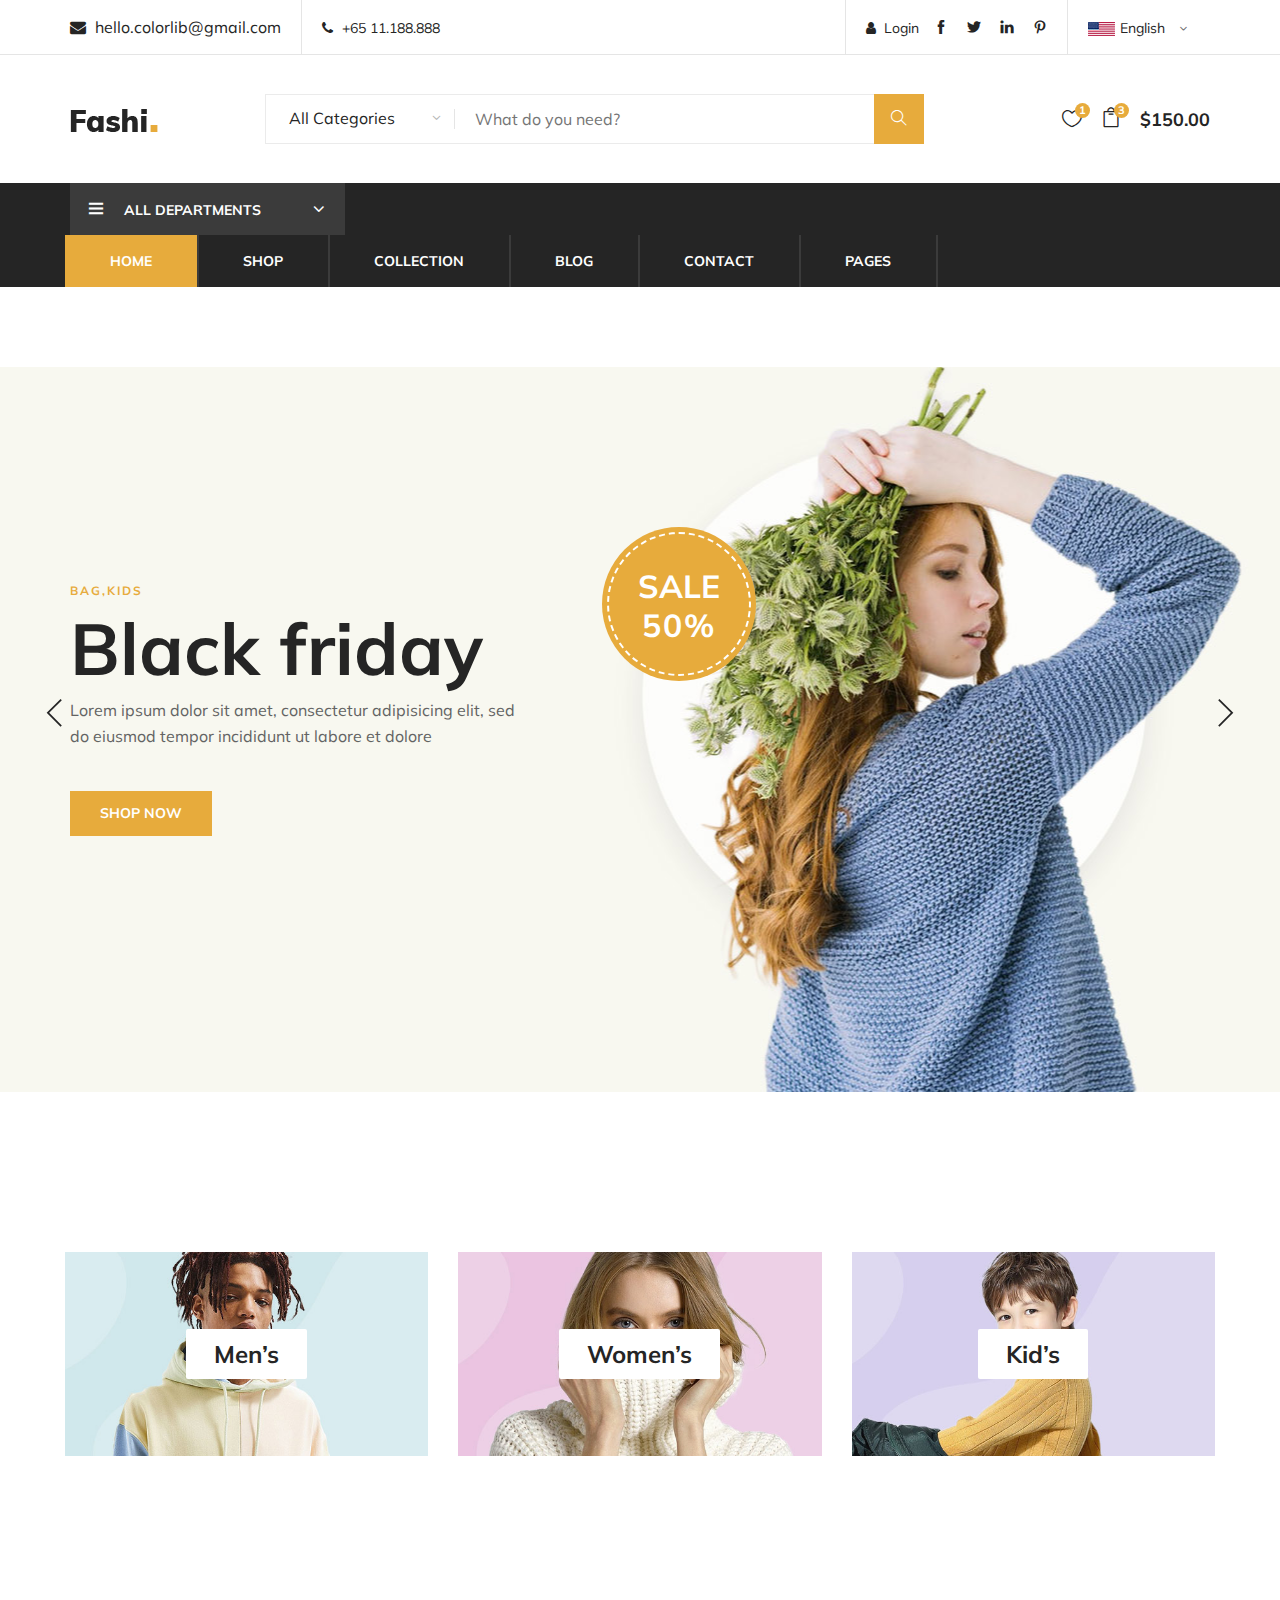
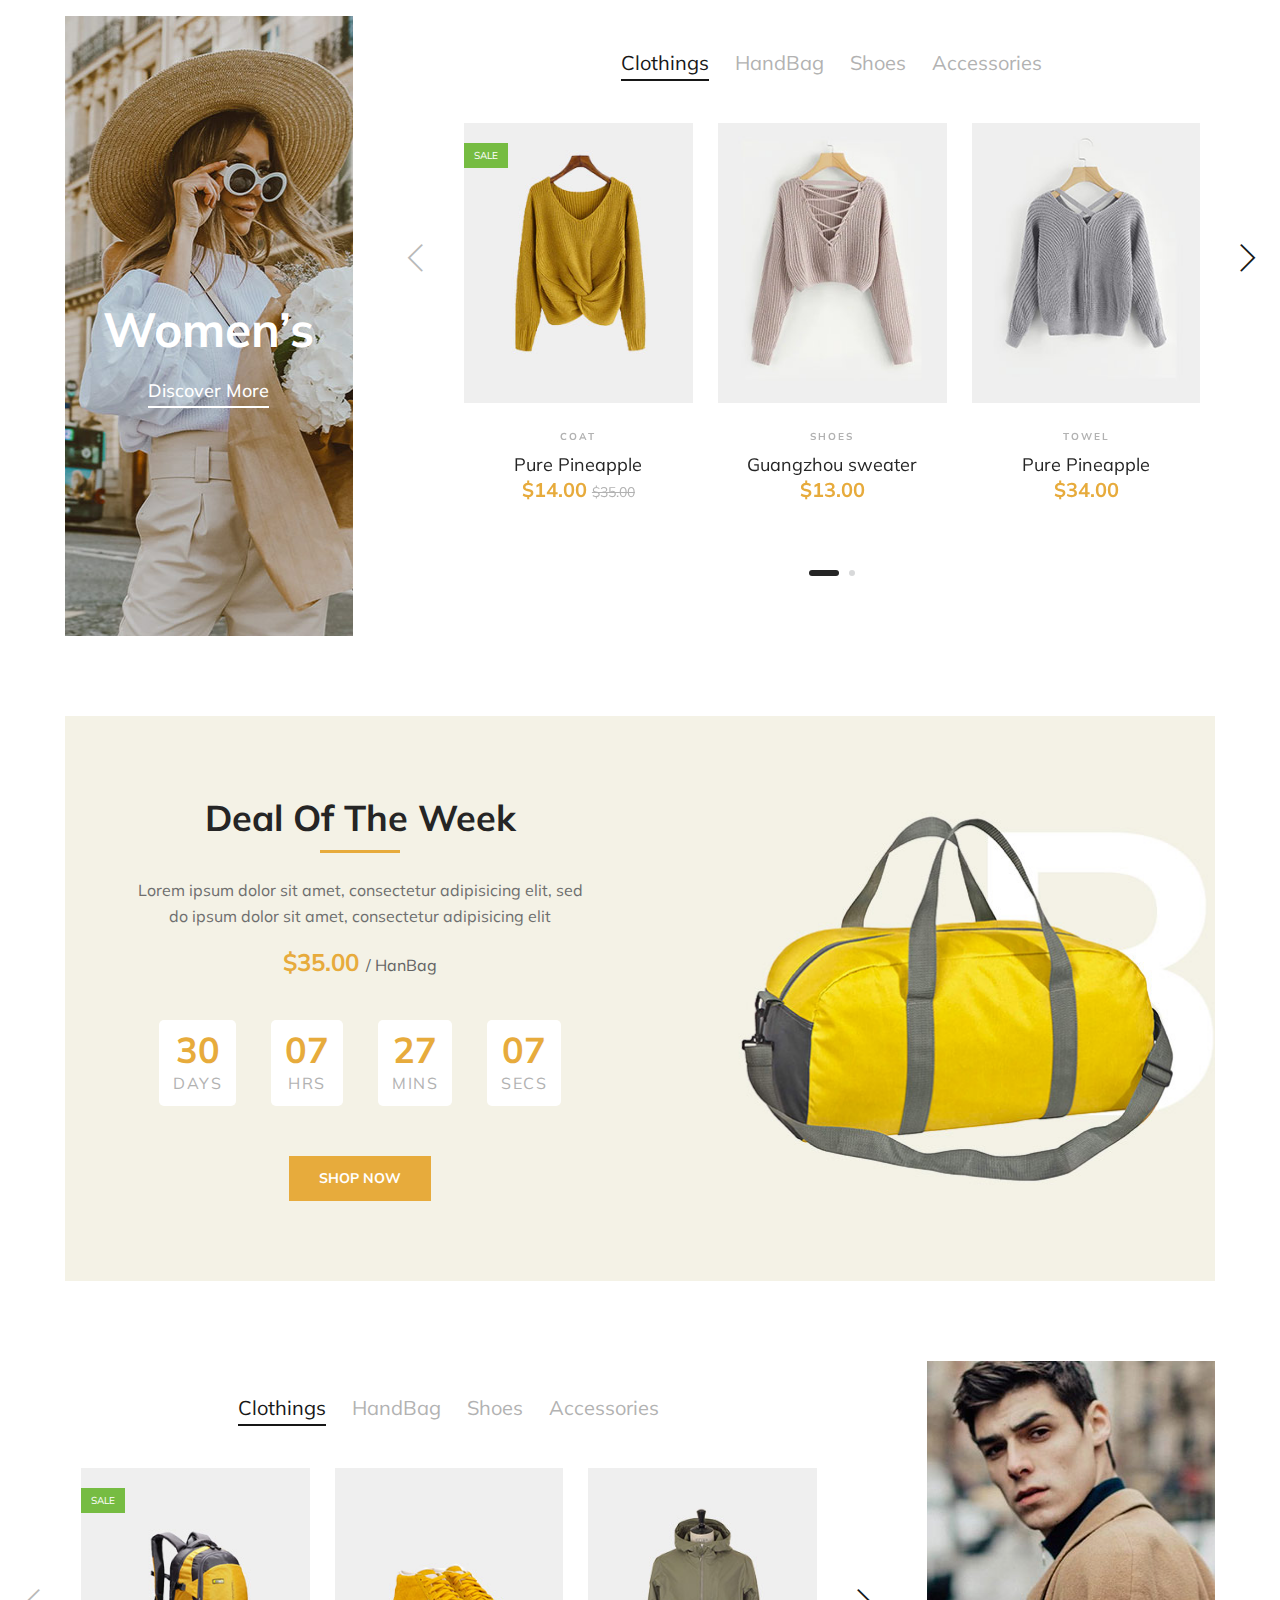
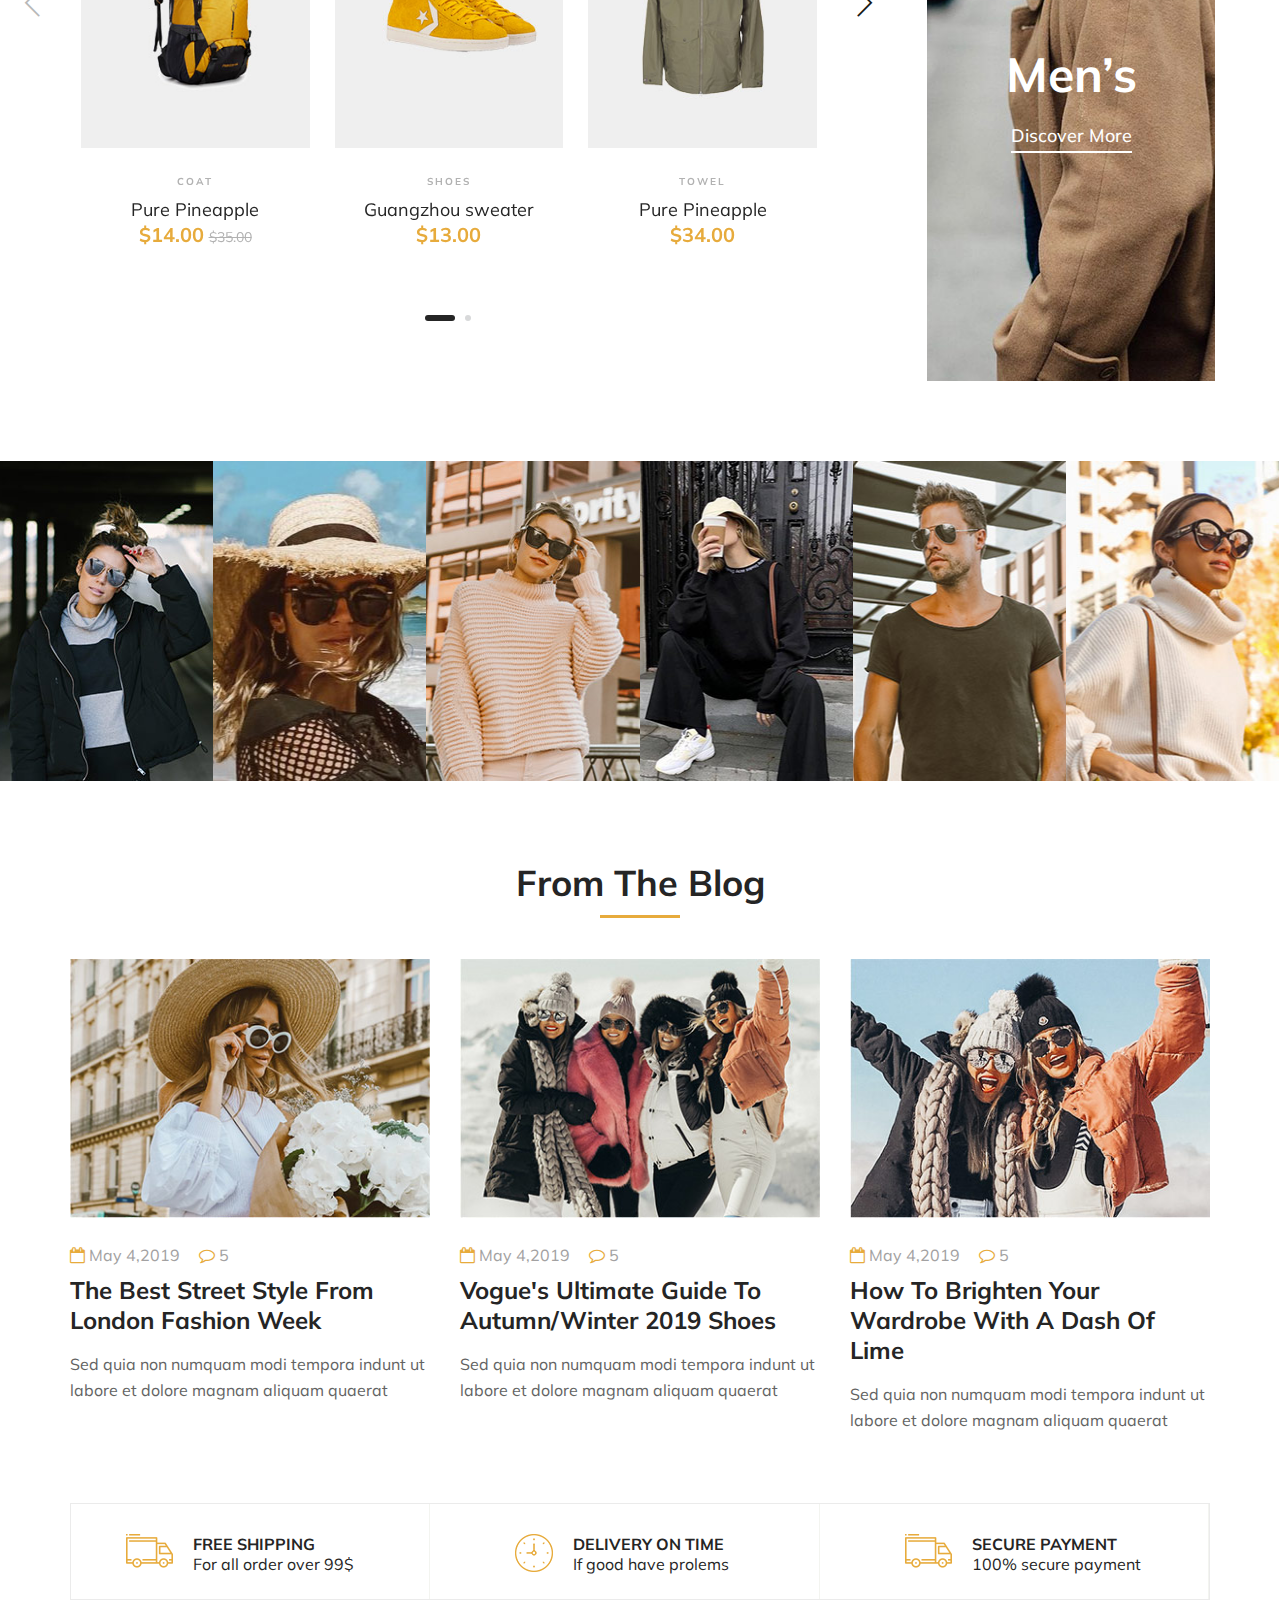
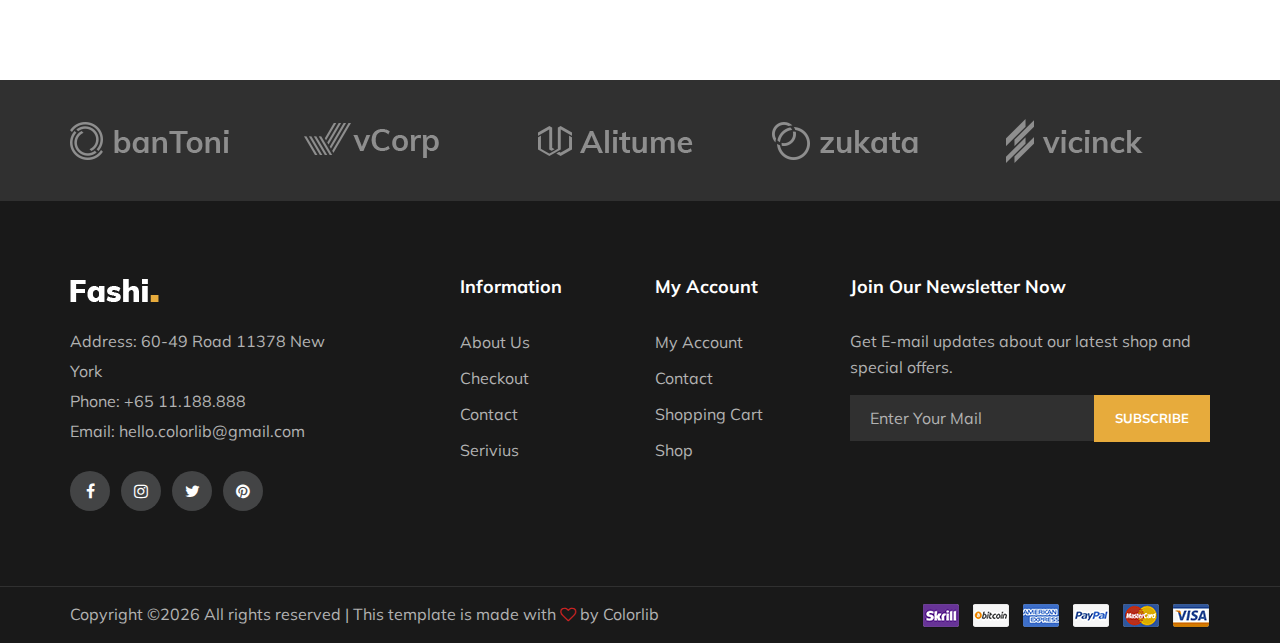
<file: index.html>
<!DOCTYPE html>
<html lang="zxx">

<head>
    <meta charset="UTF-8">
    <meta name="description" content="Fashi Template">
    <meta name="keywords" content="Fashi, unica, creative, html">
    <meta name="viewport" content="width=device-width, initial-scale=1.0">
    <meta http-equiv="X-UA-Compatible" content="ie=edge">
    <title>Fashi | Template</title>

    <!-- Google Font -->
    <link href="https://fonts.googleapis.com/css?family=Muli:300,400,500,600,700,800,900&display=swap" rel="stylesheet">

    <!-- Css Styles -->
    <link rel="stylesheet" href="css/bootstrap.min.css" type="text/css">
    <link rel="stylesheet" href="css/font-awesome.min.css" type="text/css">
    <link rel="stylesheet" href="css/themify-icons.css" type="text/css">
    <link rel="stylesheet" href="css/elegant-icons.css" type="text/css">
    <link rel="stylesheet" href="css/owl.carousel.min.css" type="text/css">
    <link rel="stylesheet" href="css/nice-select.css" type="text/css">
    <link rel="stylesheet" href="css/jquery-ui.min.css" type="text/css">
    <link rel="stylesheet" href="css/slicknav.min.css" type="text/css">
    <link rel="stylesheet" href="css/style.css" type="text/css">
</head>

<body>
    <!-- Page Preloder -->
    <div id="preloder">
        <div class="loader"></div>
    </div>

    <!-- Header Section Begin -->
    <header class="header-section">
        <div class="header-top">
            <div class="container">
                <div class="ht-left">
                    <div class="mail-service">
                        <i class=" fa fa-envelope"></i>
                        hello.colorlib@gmail.com
                    </div>
                    <div class="phone-service">
                        <i class=" fa fa-phone"></i>
                        +65 11.188.888
                    </div>
                </div>
                <div class="ht-right">
                    <a href="#" class="login-panel"><i class="fa fa-user"></i>Login</a>
                    <div class="lan-selector">
                        <select class="language_drop" name="countries" id="countries" style="width:300px;">
                            <option value='yt' data-image="img/flag-1.jpg" data-imagecss="flag yt"
                                data-title="English">English</option>
                            <option value='yu' data-image="img/flag-2.jpg" data-imagecss="flag yu"
                                data-title="Bangladesh">German </option>
                        </select>
                    </div>
                    <div class="top-social">
                        <a href="#"><i class="ti-facebook"></i></a>
                        <a href="#"><i class="ti-twitter-alt"></i></a>
                        <a href="#"><i class="ti-linkedin"></i></a>
                        <a href="#"><i class="ti-pinterest"></i></a>
                    </div>
                </div>
            </div>
        </div>
        <div class="container">
            <div class="inner-header">
                <div class="row">
                    <div class="col-lg-2 col-md-2">
                        <div class="logo">
                            <a href="./index.html">
                                <img src="img/logo.png" alt="">
                            </a>
                        </div>
                    </div>
                    <div class="col-lg-7 col-md-7">
                        <div class="advanced-search">
                            <button type="button" class="category-btn">All Categories</button>
                            <div class="input-group">
                                <input type="text" placeholder="What do you need?">
                                <button type="button"><i class="ti-search"></i></button>
                            </div>
                        </div>
                    </div>
                    <div class="col-lg-3 text-right col-md-3">
                        <ul class="nav-right">
                            <li class="heart-icon">
                                <a href="#">
                                    <i class="icon_heart_alt"></i>
                                    <span>1</span>
                                </a>
                            </li>
                            <li class="cart-icon">
                                <a href="#">
                                    <i class="icon_bag_alt"></i>
                                    <span>3</span>
                                </a>
                                <div class="cart-hover">
                                    <div class="select-items">
                                        <table>
                                            <tbody>
                                                <tr>
                                                    <td class="si-pic"><img src="img/select-product-1.jpg" alt=""></td>
                                                    <td class="si-text">
                                                        <div class="product-selected">
                                                            <p>$60.00 x 1</p>
                                                            <h6>Kabino Bedside Table</h6>
                                                        </div>
                                                    </td>
                                                    <td class="si-close">
                                                        <i class="ti-close"></i>
                                                    </td>
                                                </tr>
                                                <tr>
                                                    <td class="si-pic"><img src="img/select-product-2.jpg" alt=""></td>
                                                    <td class="si-text">
                                                        <div class="product-selected">
                                                            <p>$60.00 x 1</p>
                                                            <h6>Kabino Bedside Table</h6>
                                                        </div>
                                                    </td>
                                                    <td class="si-close">
                                                        <i class="ti-close"></i>
                                                    </td>
                                                </tr>
                                            </tbody>
                                        </table>
                                    </div>
                                    <div class="select-total">
                                        <span>total:</span>
                                        <h5>$120.00</h5>
                                    </div>
                                    <div class="select-button">
                                        <a href="#" class="primary-btn view-card">VIEW CARD</a>
                                        <a href="#" class="primary-btn checkout-btn">CHECK OUT</a>
                                    </div>
                                </div>
                            </li>
                            <li class="cart-price">$150.00</li>
                        </ul>
                    </div>
                </div>
            </div>
        </div>
        <div class="nav-item">
            <div class="container">
                <div class="nav-depart">
                    <div class="depart-btn">
                        <i class="ti-menu"></i>
                        <span>All departments</span>
                        <ul class="depart-hover">
                            <li class="active"><a href="#">Women’s Clothing</a></li>
                            <li><a href="#">Men’s Clothing</a></li>
                            <li><a href="#">Underwear</a></li>
                            <li><a href="#">Kid's Clothing</a></li>
                            <li><a href="#">Brand Fashion</a></li>
                            <li><a href="#">Accessories/Shoes</a></li>
                            <li><a href="#">Luxury Brands</a></li>
                            <li><a href="#">Brand Outdoor Apparel</a></li>
                        </ul>
                    </div>
                </div>
                <nav class="nav-menu mobile-menu">
                    <ul>
                        <li class="active"><a href="./index.html">Home</a></li>
                        <li><a href="./shop.html">Shop</a></li>
                        <li><a href="#">Collection</a>
                            <ul class="dropdown">
                                <li><a href="#">Men's</a></li>
                                <li><a href="#">Women's</a></li>
                                <li><a href="#">Kid's</a></li>
                            </ul>
                        </li>
                        <li><a href="./blog.html">Blog</a></li>
                        <li><a href="./contact.html">Contact</a></li>
                        <li><a href="#">Pages</a>
                            <ul class="dropdown">
                                <li><a href="./blog-details.html">Blog Details</a></li>
                                <li><a href="./shopping-cart.html">Shopping Cart</a></li>
                                <li><a href="./check-out.html">Checkout</a></li>
                                <li><a href="./faq.html">Faq</a></li>
                                <li><a href="./register.html">Register</a></li>
                                <li><a href="./login.html">Login</a></li>
                            </ul>
                        </li>
                    </ul>
                </nav>
                <div id="mobile-menu-wrap"></div>
            </div>
        </div>
    </header>
    <!-- Header End -->

    <!-- Hero Section Begin -->
    <section class="hero-section">
        <div class="hero-items owl-carousel">
            <div class="single-hero-items set-bg" data-setbg="img/hero-1.jpg">
                <div class="container">
                    <div class="row">
                        <div class="col-lg-5">
                            <span>Bag,kids</span>
                            <h1>Black friday</h1>
                            <p>Lorem ipsum dolor sit amet, consectetur adipisicing elit, sed do eiusmod tempor
                                incididunt ut labore et dolore</p>
                            <a href="#" class="primary-btn">Shop Now</a>
                        </div>
                    </div>
                    <div class="off-card">
                        <h2>Sale <span>50%</span></h2>
                    </div>
                </div>
            </div>
            <div class="single-hero-items set-bg" data-setbg="img/hero-2.jpg">
                <div class="container">
                    <div class="row">
                        <div class="col-lg-5">
                            <span>Bag,kids</span>
                            <h1>Black friday</h1>
                            <p>Lorem ipsum dolor sit amet, consectetur adipisicing elit, sed do eiusmod tempor
                                incididunt ut labore et dolore</p>
                            <a href="#" class="primary-btn">Shop Now</a>
                        </div>
                    </div>
                    <div class="off-card">
                        <h2>Sale <span>50%</span></h2>
                    </div>
                </div>
            </div>
        </div>
    </section>
    <!-- Hero Section End -->

    <!-- Banner Section Begin -->
    <div class="banner-section spad">
        <div class="container-fluid">
            <div class="row">
                <div class="col-lg-4">
                    <div class="single-banner">
                        <img src="img/banner-1.jpg" alt="">
                        <div class="inner-text">
                            <h4>Men’s</h4>
                        </div>
                    </div>
                </div>
                <div class="col-lg-4">
                    <div class="single-banner">
                        <img src="img/banner-2.jpg" alt="">
                        <div class="inner-text">
                            <h4>Women’s</h4>
                        </div>
                    </div>
                </div>
                <div class="col-lg-4">
                    <div class="single-banner">
                        <img src="img/banner-3.jpg" alt="">
                        <div class="inner-text">
                            <h4>Kid’s</h4>
                        </div>
                    </div>
                </div>
            </div>
        </div>
    </div>
    <!-- Banner Section End -->

    <!-- Women Banner Section Begin -->
    <section class="women-banner spad">
        <div class="container-fluid">
            <div class="row">
                <div class="col-lg-3">
                    <div class="product-large set-bg" data-setbg="img/products/women-large.jpg">
                        <h2>Women’s</h2>
                        <a href="#">Discover More</a>
                    </div>
                </div>
                <div class="col-lg-8 offset-lg-1">
                    <div class="filter-control">
                        <ul>
                            <li class="active">Clothings</li>
                            <li>HandBag</li>
                            <li>Shoes</li>
                            <li>Accessories</li>
                        </ul>
                    </div>
                    <div class="product-slider owl-carousel">
                        <div class="product-item">
                            <div class="pi-pic">
                                <img src="img/products/women-1.jpg" alt="">
                                <div class="sale">Sale</div>
                                <div class="icon">
                                    <i class="icon_heart_alt"></i>
                                </div>
                                <ul>
                                    <li class="w-icon active"><a href="#"><i class="icon_bag_alt"></i></a></li>
                                    <li class="quick-view"><a href="#">+ Quick View</a></li>
                                    <li class="w-icon"><a href="#"><i class="fa fa-random"></i></a></li>
                                </ul>
                            </div>
                            <div class="pi-text">
                                <div class="catagory-name">Coat</div>
                                <a href="#">
                                    <h5>Pure Pineapple</h5>
                                </a>
                                <div class="product-price">
                                    $14.00
                                    <span>$35.00</span>
                                </div>
                            </div>
                        </div>
                        <div class="product-item">
                            <div class="pi-pic">
                                <img src="img/products/women-2.jpg" alt="">
                                <div class="icon">
                                    <i class="icon_heart_alt"></i>
                                </div>
                                <ul>
                                    <li class="w-icon active"><a href="#"><i class="icon_bag_alt"></i></a></li>
                                    <li class="quick-view"><a href="#">+ Quick View</a></li>
                                    <li class="w-icon"><a href="#"><i class="fa fa-random"></i></a></li>
                                </ul>
                            </div>
                            <div class="pi-text">
                                <div class="catagory-name">Shoes</div>
                                <a href="#">
                                    <h5>Guangzhou sweater</h5>
                                </a>
                                <div class="product-price">
                                    $13.00
                                </div>
                            </div>
                        </div>
                        <div class="product-item">
                            <div class="pi-pic">
                                <img src="img/products/women-3.jpg" alt="">
                                <div class="icon">
                                    <i class="icon_heart_alt"></i>
                                </div>
                                <ul>
                                    <li class="w-icon active"><a href="#"><i class="icon_bag_alt"></i></a></li>
                                    <li class="quick-view"><a href="#">+ Quick View</a></li>
                                    <li class="w-icon"><a href="#"><i class="fa fa-random"></i></a></li>
                                </ul>
                            </div>
                            <div class="pi-text">
                                <div class="catagory-name">Towel</div>
                                <a href="#">
                                    <h5>Pure Pineapple</h5>
                                </a>
                                <div class="product-price">
                                    $34.00
                                </div>
                            </div>
                        </div>
                        <div class="product-item">
                            <div class="pi-pic">
                                <img src="img/products/women-4.jpg" alt="">
                                <div class="icon">
                                    <i class="icon_heart_alt"></i>
                                </div>
                                <ul>
                                    <li class="w-icon active"><a href="#"><i class="icon_bag_alt"></i></a></li>
                                    <li class="quick-view"><a href="#">+ Quick View</a></li>
                                    <li class="w-icon"><a href="#"><i class="fa fa-random"></i></a></li>
                                </ul>
                            </div>
                            <div class="pi-text">
                                <div class="catagory-name">Towel</div>
                                <a href="#">
                                    <h5>Converse Shoes</h5>
                                </a>
                                <div class="product-price">
                                    $34.00
                                </div>
                            </div>
                        </div>
                    </div>
                </div>
            </div>
        </div>
    </section>
    <!-- Women Banner Section End -->

    <!-- Deal Of The Week Section Begin-->
    <section class="deal-of-week set-bg spad" data-setbg="img/time-bg.jpg">
        <div class="container">
            <div class="col-lg-6 text-center">
                <div class="section-title">
                    <h2>Deal Of The Week</h2>
                    <p>Lorem ipsum dolor sit amet, consectetur adipisicing elit, sed<br /> do ipsum dolor sit amet,
                        consectetur adipisicing elit </p>
                    <div class="product-price">
                        $35.00
                        <span>/ HanBag</span>
                    </div>
                </div>
                <div class="countdown-timer" id="countdown">
                    <div class="cd-item">
                        <span>56</span>
                        <p>Days</p>
                    </div>
                    <div class="cd-item">
                        <span>12</span>
                        <p>Hrs</p>
                    </div>
                    <div class="cd-item">
                        <span>40</span>
                        <p>Mins</p>
                    </div>
                    <div class="cd-item">
                        <span>52</span>
                        <p>Secs</p>
                    </div>
                </div>
                <a href="#" class="primary-btn">Shop Now</a>
            </div>
        </div>
    </section>
    <!-- Deal Of The Week Section End -->

    <!-- Man Banner Section Begin -->
    <section class="man-banner spad">
        <div class="container-fluid">
            <div class="row">
                <div class="col-lg-8">
                    <div class="filter-control">
                        <ul>
                            <li class="active">Clothings</li>
                            <li>HandBag</li>
                            <li>Shoes</li>
                            <li>Accessories</li>
                        </ul>
                    </div>
                    <div class="product-slider owl-carousel">
                        <div class="product-item">
                            <div class="pi-pic">
                                <img src="img/products/man-1.jpg" alt="">
                                <div class="sale">Sale</div>
                                <div class="icon">
                                    <i class="icon_heart_alt"></i>
                                </div>
                                <ul>
                                    <li class="w-icon active"><a href="#"><i class="icon_bag_alt"></i></a></li>
                                    <li class="quick-view"><a href="#">+ Quick View</a></li>
                                    <li class="w-icon"><a href="#"><i class="fa fa-random"></i></a></li>
                                </ul>
                            </div>
                            <div class="pi-text">
                                <div class="catagory-name">Coat</div>
                                <a href="#">
                                    <h5>Pure Pineapple</h5>
                                </a>
                                <div class="product-price">
                                    $14.00
                                    <span>$35.00</span>
                                </div>
                            </div>
                        </div>
                        <div class="product-item">
                            <div class="pi-pic">
                                <img src="img/products/man-2.jpg" alt="">
                                <div class="icon">
                                    <i class="icon_heart_alt"></i>
                                </div>
                                <ul>
                                    <li class="w-icon active"><a href="#"><i class="icon_bag_alt"></i></a></li>
                                    <li class="quick-view"><a href="#">+ Quick View</a></li>
                                    <li class="w-icon"><a href="#"><i class="fa fa-random"></i></a></li>
                                </ul>
                            </div>
                            <div class="pi-text">
                                <div class="catagory-name">Shoes</div>
                                <a href="#">
                                    <h5>Guangzhou sweater</h5>
                                </a>
                                <div class="product-price">
                                    $13.00
                                </div>
                            </div>
                        </div>
                        <div class="product-item">
                            <div class="pi-pic">
                                <img src="img/products/man-3.jpg" alt="">
                                <div class="icon">
                                    <i class="icon_heart_alt"></i>
                                </div>
                                <ul>
                                    <li class="w-icon active"><a href="#"><i class="icon_bag_alt"></i></a></li>
                                    <li class="quick-view"><a href="#">+ Quick View</a></li>
                                    <li class="w-icon"><a href="#"><i class="fa fa-random"></i></a></li>
                                </ul>
                            </div>
                            <div class="pi-text">
                                <div class="catagory-name">Towel</div>
                                <a href="#">
                                    <h5>Pure Pineapple</h5>
                                </a>
                                <div class="product-price">
                                    $34.00
                                </div>
                            </div>
                        </div>
                        <div class="product-item">
                            <div class="pi-pic">
                                <img src="img/products/man-4.jpg" alt="">
                                <div class="icon">
                                    <i class="icon_heart_alt"></i>
                                </div>
                                <ul>
                                    <li class="w-icon active"><a href="#"><i class="icon_bag_alt"></i></a></li>
                                    <li class="quick-view"><a href="#">+ Quick View</a></li>
                                    <li class="w-icon"><a href="#"><i class="fa fa-random"></i></a></li>
                                </ul>
                            </div>
                            <div class="pi-text">
                                <div class="catagory-name">Towel</div>
                                <a href="#">
                                    <h5>Converse Shoes</h5>
                                </a>
                                <div class="product-price">
                                    $34.00
                                </div>
                            </div>
                        </div>
                    </div>
                </div>
                <div class="col-lg-3 offset-lg-1">
                    <div class="product-large set-bg m-large" data-setbg="img/products/man-large.jpg">
                        <h2>Men’s</h2>
                        <a href="#">Discover More</a>
                    </div>
                </div>
            </div>
        </div>
    </section>
    <!-- Man Banner Section End -->

    <!-- Instagram Section Begin -->
    <div class="instagram-photo">
        <div class="insta-item set-bg" data-setbg="img/insta-1.jpg">
            <div class="inside-text">
                <i class="ti-instagram"></i>
                <h5><a href="#">colorlib_Collection</a></h5>
            </div>
        </div>
        <div class="insta-item set-bg" data-setbg="img/insta-2.jpg">
            <div class="inside-text">
                <i class="ti-instagram"></i>
                <h5><a href="#">colorlib_Collection</a></h5>
            </div>
        </div>
        <div class="insta-item set-bg" data-setbg="img/insta-3.jpg">
            <div class="inside-text">
                <i class="ti-instagram"></i>
                <h5><a href="#">colorlib_Collection</a></h5>
            </div>
        </div>
        <div class="insta-item set-bg" data-setbg="img/insta-4.jpg">
            <div class="inside-text">
                <i class="ti-instagram"></i>
                <h5><a href="#">colorlib_Collection</a></h5>
            </div>
        </div>
        <div class="insta-item set-bg" data-setbg="img/insta-5.jpg">
            <div class="inside-text">
                <i class="ti-instagram"></i>
                <h5><a href="#">colorlib_Collection</a></h5>
            </div>
        </div>
        <div class="insta-item set-bg" data-setbg="img/insta-6.jpg">
            <div class="inside-text">
                <i class="ti-instagram"></i>
                <h5><a href="#">colorlib_Collection</a></h5>
            </div>
        </div>
    </div>
    <!-- Instagram Section End -->

    <!-- Latest Blog Section Begin -->
    <section class="latest-blog spad">
        <div class="container">
            <div class="row">
                <div class="col-lg-12">
                    <div class="section-title">
                        <h2>From The Blog</h2>
                    </div>
                </div>
            </div>
            <div class="row">
                <div class="col-lg-4 col-md-6">
                    <div class="single-latest-blog">
                        <img src="img/latest-1.jpg" alt="">
                        <div class="latest-text">
                            <div class="tag-list">
                                <div class="tag-item">
                                    <i class="fa fa-calendar-o"></i>
                                    May 4,2019
                                </div>
                                <div class="tag-item">
                                    <i class="fa fa-comment-o"></i>
                                    5
                                </div>
                            </div>
                            <a href="#">
                                <h4>The Best Street Style From London Fashion Week</h4>
                            </a>
                            <p>Sed quia non numquam modi tempora indunt ut labore et dolore magnam aliquam quaerat </p>
                        </div>
                    </div>
                </div>
                <div class="col-lg-4 col-md-6">
                    <div class="single-latest-blog">
                        <img src="img/latest-2.jpg" alt="">
                        <div class="latest-text">
                            <div class="tag-list">
                                <div class="tag-item">
                                    <i class="fa fa-calendar-o"></i>
                                    May 4,2019
                                </div>
                                <div class="tag-item">
                                    <i class="fa fa-comment-o"></i>
                                    5
                                </div>
                            </div>
                            <a href="#">
                                <h4>Vogue's Ultimate Guide To Autumn/Winter 2019 Shoes</h4>
                            </a>
                            <p>Sed quia non numquam modi tempora indunt ut labore et dolore magnam aliquam quaerat </p>
                        </div>
                    </div>
                </div>
                <div class="col-lg-4 col-md-6">
                    <div class="single-latest-blog">
                        <img src="img/latest-3.jpg" alt="">
                        <div class="latest-text">
                            <div class="tag-list">
                                <div class="tag-item">
                                    <i class="fa fa-calendar-o"></i>
                                    May 4,2019
                                </div>
                                <div class="tag-item">
                                    <i class="fa fa-comment-o"></i>
                                    5
                                </div>
                            </div>
                            <a href="#">
                                <h4>How To Brighten Your Wardrobe With A Dash Of Lime</h4>
                            </a>
                            <p>Sed quia non numquam modi tempora indunt ut labore et dolore magnam aliquam quaerat </p>
                        </div>
                    </div>
                </div>
            </div>
            <div class="benefit-items">
                <div class="row">
                    <div class="col-lg-4">
                        <div class="single-benefit">
                            <div class="sb-icon">
                                <img src="img/icon-1.png" alt="">
                            </div>
                            <div class="sb-text">
                                <h6>Free Shipping</h6>
                                <p>For all order over 99$</p>
                            </div>
                        </div>
                    </div>
                    <div class="col-lg-4">
                        <div class="single-benefit">
                            <div class="sb-icon">
                                <img src="img/icon-2.png" alt="">
                            </div>
                            <div class="sb-text">
                                <h6>Delivery On Time</h6>
                                <p>If good have prolems</p>
                            </div>
                        </div>
                    </div>
                    <div class="col-lg-4">
                        <div class="single-benefit">
                            <div class="sb-icon">
                                <img src="img/icon-1.png" alt="">
                            </div>
                            <div class="sb-text">
                                <h6>Secure Payment</h6>
                                <p>100% secure payment</p>
                            </div>
                        </div>
                    </div>
                </div>
            </div>
        </div>
    </section>
    <!-- Latest Blog Section End -->

    <!-- Partner Logo Section Begin -->
    <div class="partner-logo">
        <div class="container">
            <div class="logo-carousel owl-carousel">
                <div class="logo-item">
                    <div class="tablecell-inner">
                        <img src="img/logo-carousel/logo-1.png" alt="">
                    </div>
                </div>
                <div class="logo-item">
                    <div class="tablecell-inner">
                        <img src="img/logo-carousel/logo-2.png" alt="">
                    </div>
                </div>
                <div class="logo-item">
                    <div class="tablecell-inner">
                        <img src="img/logo-carousel/logo-3.png" alt="">
                    </div>
                </div>
                <div class="logo-item">
                    <div class="tablecell-inner">
                        <img src="img/logo-carousel/logo-4.png" alt="">
                    </div>
                </div>
                <div class="logo-item">
                    <div class="tablecell-inner">
                        <img src="img/logo-carousel/logo-5.png" alt="">
                    </div>
                </div>
            </div>
        </div>
    </div>
    <!-- Partner Logo Section End -->

    <!-- Footer Section Begin -->
    <footer class="footer-section">
        <div class="container">
            <div class="row">
                <div class="col-lg-3">
                    <div class="footer-left">
                        <div class="footer-logo">
                            <a href="#"><img src="img/footer-logo.png" alt=""></a>
                        </div>
                        <ul>
                            <li>Address: 60-49 Road 11378 New York</li>
                            <li>Phone: +65 11.188.888</li>
                            <li>Email: hello.colorlib@gmail.com</li>
                        </ul>
                        <div class="footer-social">
                            <a href="#"><i class="fa fa-facebook"></i></a>
                            <a href="#"><i class="fa fa-instagram"></i></a>
                            <a href="#"><i class="fa fa-twitter"></i></a>
                            <a href="#"><i class="fa fa-pinterest"></i></a>
                        </div>
                    </div>
                </div>
                <div class="col-lg-2 offset-lg-1">
                    <div class="footer-widget">
                        <h5>Information</h5>
                        <ul>
                            <li><a href="#">About Us</a></li>
                            <li><a href="#">Checkout</a></li>
                            <li><a href="#">Contact</a></li>
                            <li><a href="#">Serivius</a></li>
                        </ul>
                    </div>
                </div>
                <div class="col-lg-2">
                    <div class="footer-widget">
                        <h5>My Account</h5>
                        <ul>
                            <li><a href="#">My Account</a></li>
                            <li><a href="#">Contact</a></li>
                            <li><a href="#">Shopping Cart</a></li>
                            <li><a href="#">Shop</a></li>
                        </ul>
                    </div>
                </div>
                <div class="col-lg-4">
                    <div class="newslatter-item">
                        <h5>Join Our Newsletter Now</h5>
                        <p>Get E-mail updates about our latest shop and special offers.</p>
                        <form action="#" class="subscribe-form">
                            <input type="text" placeholder="Enter Your Mail">
                            <button type="button">Subscribe</button>
                        </form>
                    </div>
                </div>
            </div>
        </div>
        <div class="copyright-reserved">
            <div class="container">
                <div class="row">
                    <div class="col-lg-12">
                        <div class="copyright-text">
                            <!-- Link back to Colorlib can't be removed. Template is licensed under CC BY 3.0. -->
Copyright &copy;<script>document.write(new Date().getFullYear());</script> All rights reserved | This template is made with <i class="fa fa-heart-o" aria-hidden="true"></i> by <a href="https://colorlib.com" target="_blank">Colorlib</a>
<!-- Link back to Colorlib can't be removed. Template is licensed under CC BY 3.0. -->
                        </div>
                        <div class="payment-pic">
                            <img src="img/payment-method.png" alt="">
                        </div>
                    </div>
                </div>
            </div>
        </div>
    </footer>
    <!-- Footer Section End -->

    <!-- Js Plugins -->
    <script src="js/jquery-3.3.1.min.js"></script>
    <script src="js/bootstrap.min.js"></script>
    <script src="js/jquery-ui.min.js"></script>
    <script src="js/jquery.countdown.min.js"></script>
    <script src="js/jquery.nice-select.min.js"></script>
    <script src="js/jquery.zoom.min.js"></script>
    <script src="js/jquery.dd.min.js"></script>
    <script src="js/jquery.slicknav.js"></script>
    <script src="js/owl.carousel.min.js"></script>
    <script src="js/main.js"></script>
</body>

</html>
</file>
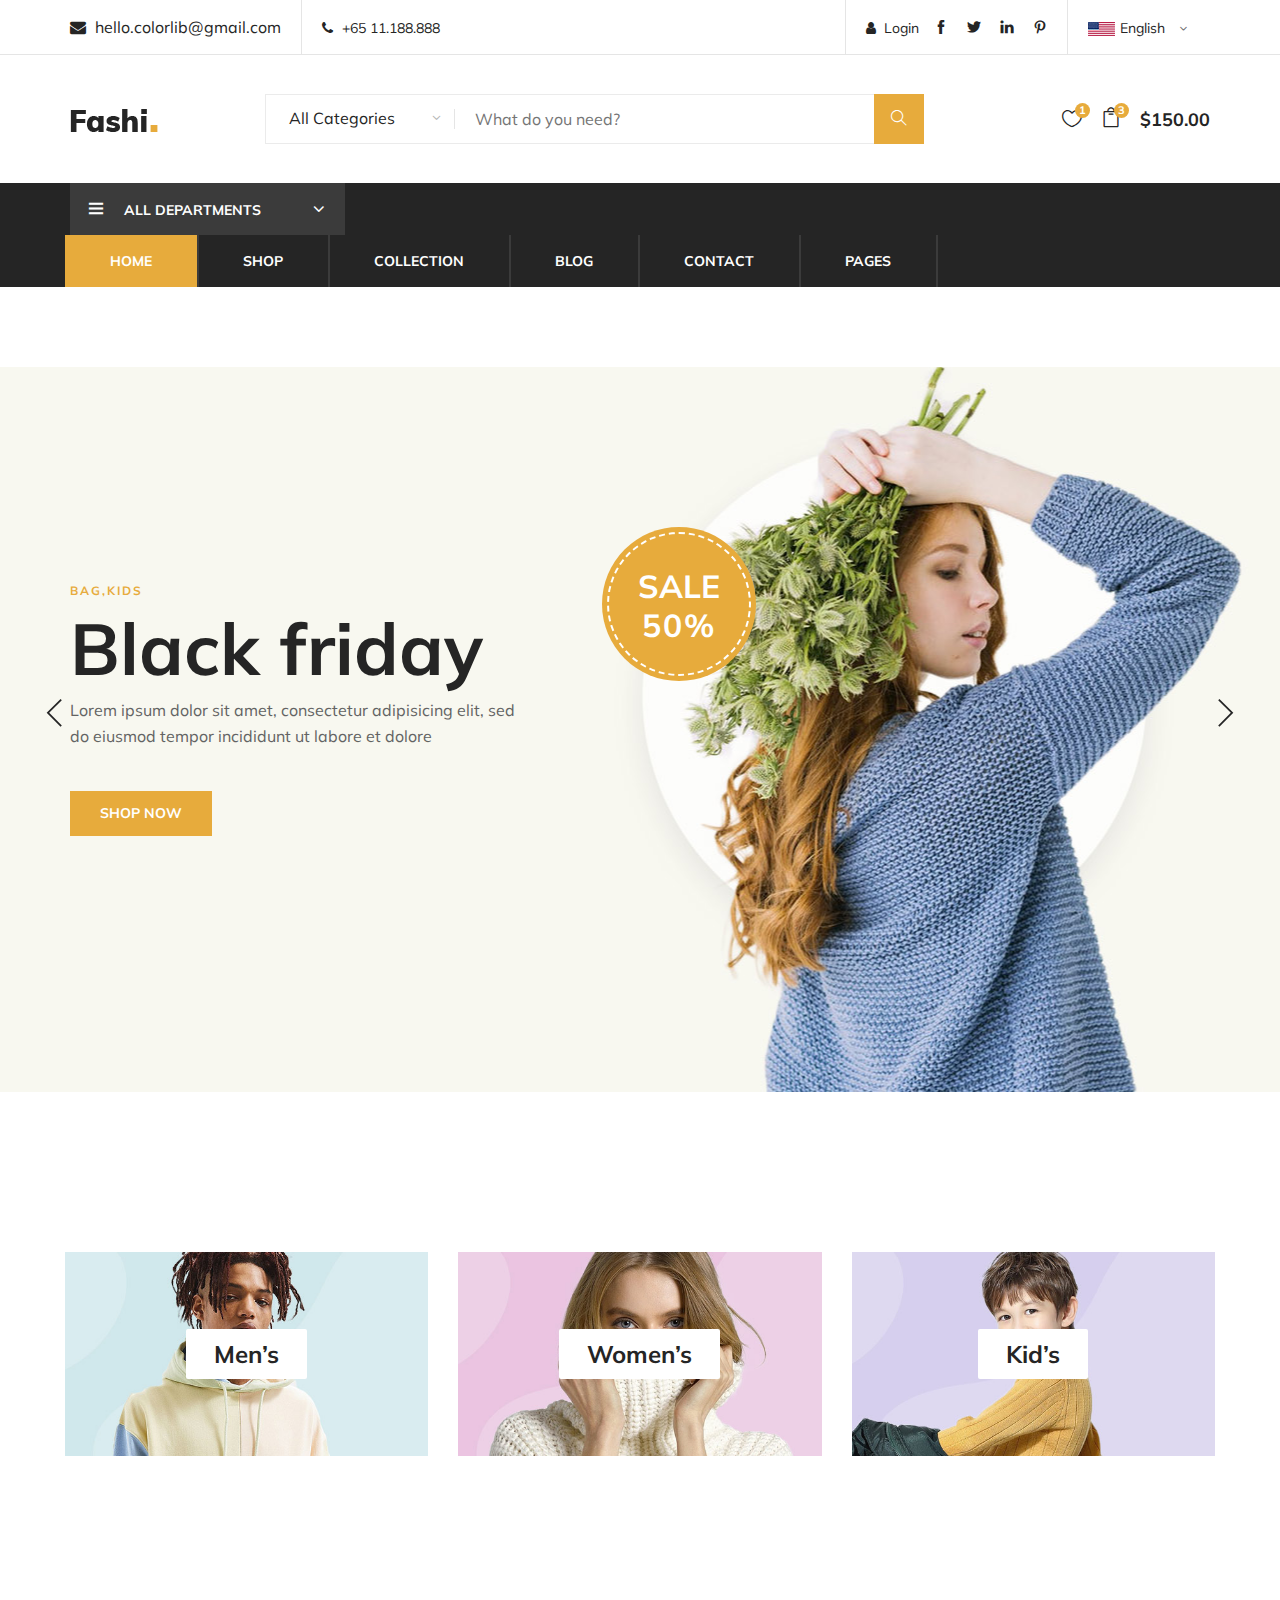
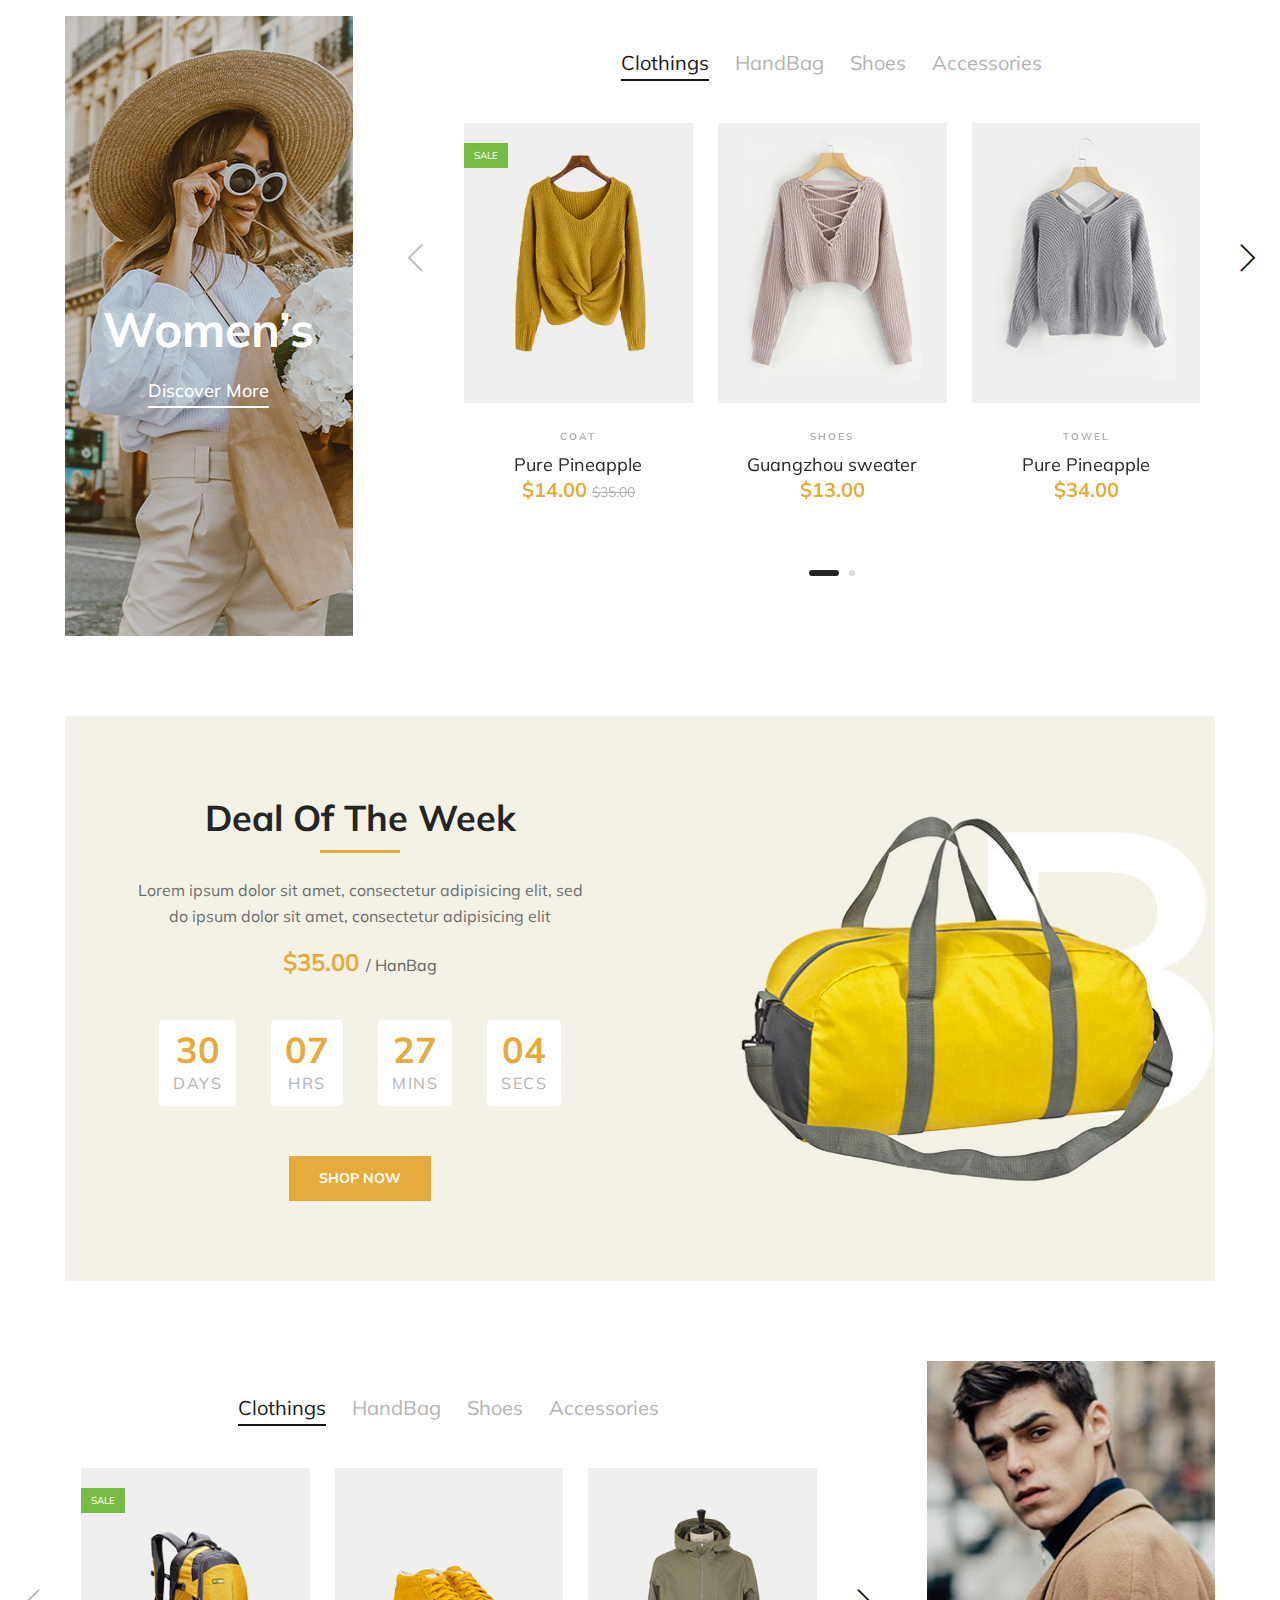
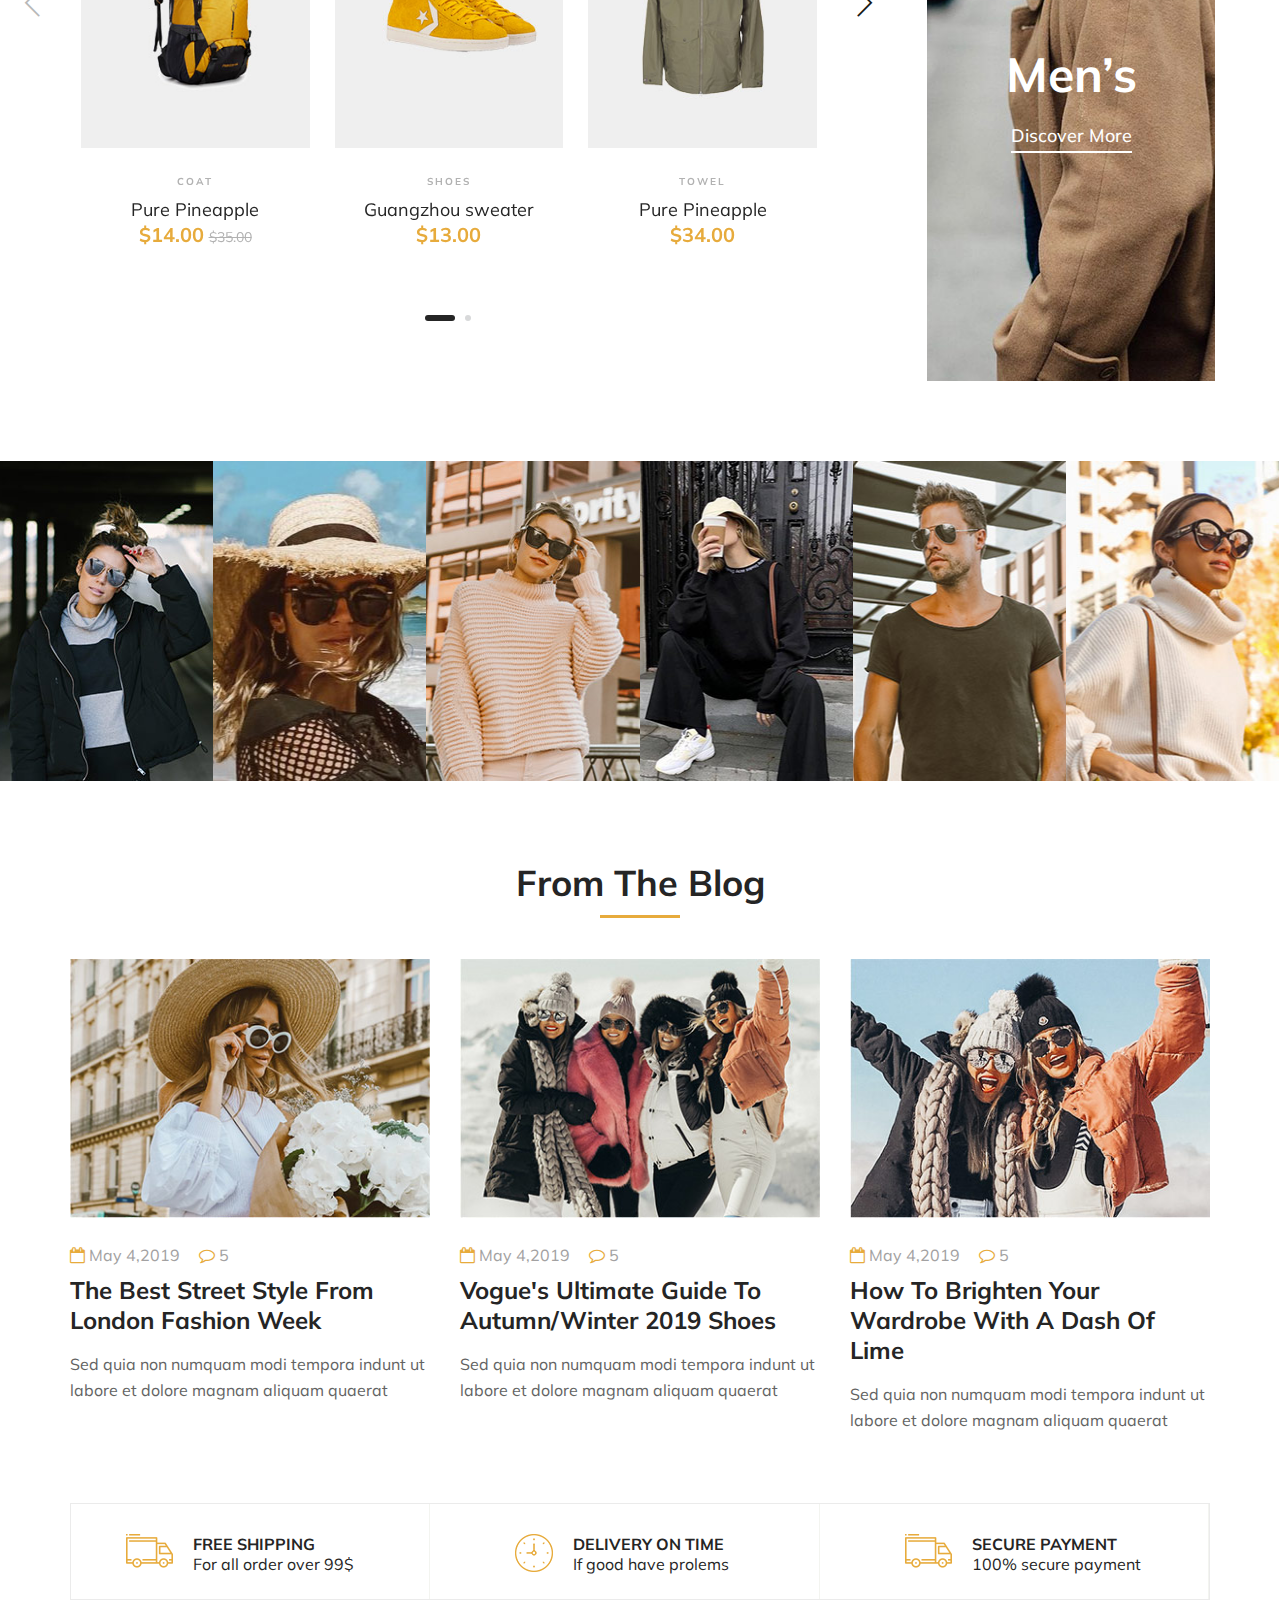
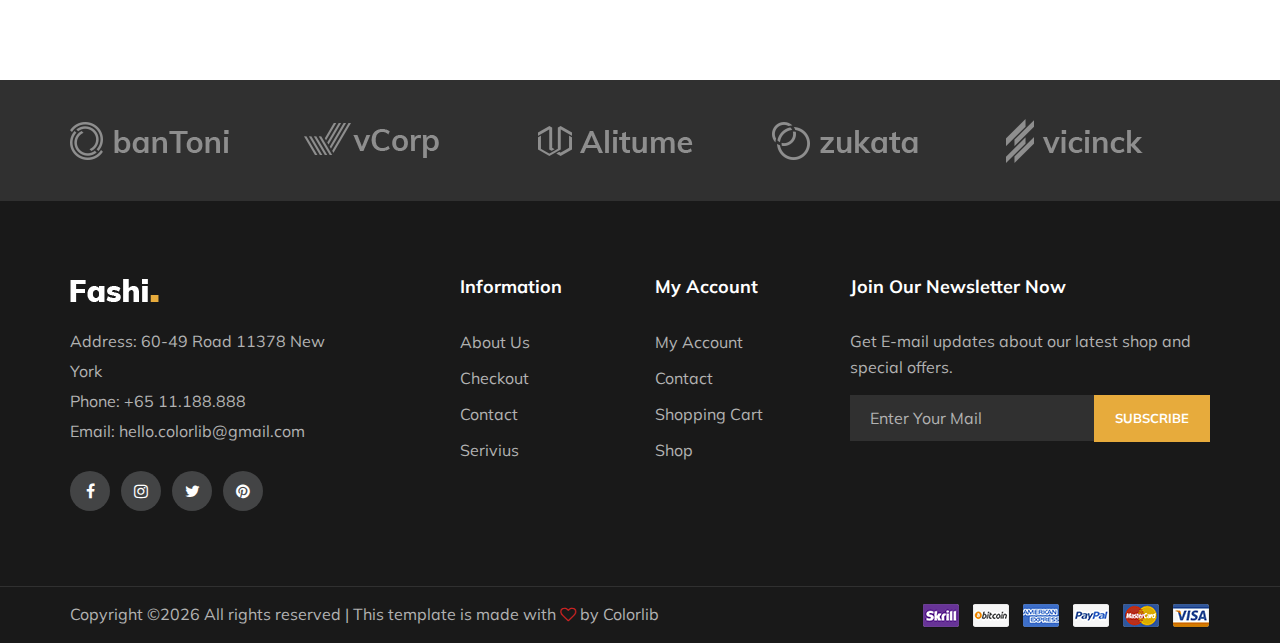
<file: sourceHTML/index.html>
<!DOCTYPE html>
<html lang="zxx">

<head>
    <meta charset="UTF-8">
    <meta name="description" content="Fashi Template">
    <meta name="keywords" content="Fashi, unica, creative, html">
    <meta name="viewport" content="width=device-width, initial-scale=1.0">
    <meta http-equiv="X-UA-Compatible" content="ie=edge">
    <title>Fashi | Template</title>

    <!-- Google Font -->
    <link href="https://fonts.googleapis.com/css?family=Muli:300,400,500,600,700,800,900&display=swap" rel="stylesheet">

    <!-- Css Styles -->
    <link rel="stylesheet" href="../css/bootstrap.min.css" type="text/css">
    <link rel="stylesheet" href="../css/font-awesome.min.css" type="text/css">
    <link rel="stylesheet" href="../css/themify-icons.css" type="text/css">
    <link rel="stylesheet" href="../css/elegant-icons.css" type="text/css">
    <link rel="stylesheet" href="../css/owl.carousel.min.css" type="text/css">
    <link rel="stylesheet" href="../css/nice-select.css" type="text/css">
    <link rel="stylesheet" href="../css/jquery-ui.min.css" type="text/css">
    <link rel="stylesheet" href="../css/slicknav.min.css" type="text/css">
    <link rel="stylesheet" href="../css/style.css" type="text/css">
</head>

<body>
    <!-- Page Preloder -->
    <div id="preloder">
        <div class="loader"></div>
    </div>

    <!-- Header Section Begin -->
    <header class="header-section">
        <div class="header-top">
            <div class="container">
                <div class="ht-left">
                    <div class="mail-service">
                        <i class=" fa fa-envelope"></i>
                        hello.colorlib@gmail.com
                    </div>
                    <div class="phone-service">
                        <i class=" fa fa-phone"></i>
                        +65 11.188.888
                    </div>
                </div>
                <div class="ht-right">
                    <a href="#" class="login-panel"><i class="fa fa-user"></i>Login</a>
                    <div class="lan-selector">
                        <select class="language_drop" name="countries" id="countries" style="width:300px;">
                            <option value='yt' data-image="../img/flag-1.jpg" data-imagecss="flag yt"
                                data-title="English">English</option>
                            <option value='yu' data-image="../img/flag-2.jpg" data-imagecss="flag yu"
                                data-title="Bangladesh">German </option>
                        </select>
                    </div>
                    <div class="top-social">
                        <a href="#"><i class="ti-facebook"></i></a>
                        <a href="#"><i class="ti-twitter-alt"></i></a>
                        <a href="#"><i class="ti-linkedin"></i></a>
                        <a href="#"><i class="ti-pinterest"></i></a>
                    </div>
                </div>
            </div>
        </div>
        <div class="container">
            <div class="inner-header">
                <div class="row">
                    <div class="col-lg-2 col-md-2">
                        <div class="logo">
                            <a href="./index.html">
                                <img src="../img/logo.png" alt="">
                            </a>
                        </div>
                    </div>
                    <div class="col-lg-7 col-md-7">
                        <div class="advanced-search">
                            <button type="button" class="category-btn">All Categories</button>
                            <div class="input-group">
                                <input type="text" placeholder="What do you need?">
                                <button type="button"><i class="ti-search"></i></button>
                            </div>
                        </div>
                    </div>
                    <div class="col-lg-3 text-right col-md-3">
                        <ul class="nav-right">
                            <li class="heart-icon">
                                <a href="#">
                                    <i class="icon_heart_alt"></i>
                                    <span>1</span>
                                </a>
                            </li>
                            <li class="cart-icon">
                                <a href="#">
                                    <i class="icon_bag_alt"></i>
                                    <span>3</span>
                                </a>
                                <div class="cart-hover">
                                    <div class="select-items">
                                        <table>
                                            <tbody>
                                                <tr>
                                                    <td class="si-pic"><img src="../img/select-product-1.jpg" alt=""></td>
                                                    <td class="si-text">
                                                        <div class="product-selected">
                                                            <p>$60.00 x 1</p>
                                                            <h6>Kabino Bedside Table</h6>
                                                        </div>
                                                    </td>
                                                    <td class="si-close">
                                                        <i class="ti-close"></i>
                                                    </td>
                                                </tr>
                                                <tr>
                                                    <td class="si-pic"><img src="../img/select-product-2.jpg" alt=""></td>
                                                    <td class="si-text">
                                                        <div class="product-selected">
                                                            <p>$60.00 x 1</p>
                                                            <h6>Kabino Bedside Table</h6>
                                                        </div>
                                                    </td>
                                                    <td class="si-close">
                                                        <i class="ti-close"></i>
                                                    </td>
                                                </tr>
                                            </tbody>
                                        </table>
                                    </div>
                                    <div class="select-total">
                                        <span>total:</span>
                                        <h5>$120.00</h5>
                                    </div>
                                    <div class="select-button">
                                        <a href="#" class="primary-btn view-card">VIEW CARD</a>
                                        <a href="#" class="primary-btn checkout-btn">CHECK OUT</a>
                                    </div>
                                </div>
                            </li>
                            <li class="cart-price">$150.00</li>
                        </ul>
                    </div>
                </div>
            </div>
        </div>
        <div class="nav-item">
            <div class="container">
                <div class="nav-depart">
                    <div class="depart-btn">
                        <i class="ti-menu"></i>
                        <span>All departments</span>
                        <ul class="depart-hover">
                            <li class="active"><a href="#">Women’s Clothing</a></li>
                            <li><a href="#">Men’s Clothing</a></li>
                            <li><a href="#">Underwear</a></li>
                            <li><a href="#">Kid's Clothing</a></li>
                            <li><a href="#">Brand Fashion</a></li>
                            <li><a href="#">Accessories/Shoes</a></li>
                            <li><a href="#">Luxury Brands</a></li>
                            <li><a href="#">Brand Outdoor Apparel</a></li>
                        </ul>
                    </div>
                </div>
                <nav class="nav-menu mobile-menu">
                    <ul>
                        <li class="active"><a href="./index.html">Home</a></li>
                        <li><a href="./shop.html">Shop</a></li>
                        <li><a href="#">Collection</a>
                            <ul class="dropdown">
                                <li><a href="#">Men's</a></li>
                                <li><a href="#">Women's</a></li>
                                <li><a href="#">Kid's</a></li>
                            </ul>
                        </li>
                        <li><a href="./blog.html">Blog</a></li>
                        <li><a href="./contact.html">Contact</a></li>
                        <li><a href="#">Pages</a>
                            <ul class="dropdown">
                                <li><a href="./blog-details.html">Blog Details</a></li>
                                <li><a href="./shopping-cart.html">Shopping Cart</a></li>
                                <li><a href="./check-out.html">Checkout</a></li>
                                <li><a href="./faq.html">Faq</a></li>
                                <li><a href="./register.html">Register</a></li>
                                <li><a href="./login.html">Login</a></li>
                            </ul>
                        </li>
                    </ul>
                </nav>
                <div id="mobile-menu-wrap"></div>
            </div>
        </div>
    </header>
    <!-- Header End -->

    <!-- Hero Section Begin -->
    <section class="hero-section">
        <div class="hero-items owl-carousel">
            <div class="single-hero-items set-bg" data-setbg="../img/hero-1.jpg">
                <div class="container">
                    <div class="row">
                        <div class="col-lg-5">
                            <span>Bag,kids</span>
                            <h1>Black friday</h1>
                            <p>Lorem ipsum dolor sit amet, consectetur adipisicing elit, sed do eiusmod tempor
                                incididunt ut labore et dolore</p>
                            <a href="#" class="primary-btn">Shop Now</a>
                        </div>
                    </div>
                    <div class="off-card">
                        <h2>Sale <span>50%</span></h2>
                    </div>
                </div>
            </div>
            <div class="single-hero-items set-bg" data-setbg="../img/hero-2.jpg">
                <div class="container">
                    <div class="row">
                        <div class="col-lg-5">
                            <span>Bag,kids</span>
                            <h1>Black friday</h1>
                            <p>Lorem ipsum dolor sit amet, consectetur adipisicing elit, sed do eiusmod tempor
                                incididunt ut labore et dolore</p>
                            <a href="#" class="primary-btn">Shop Now</a>
                        </div>
                    </div>
                    <div class="off-card">
                        <h2>Sale <span>50%</span></h2>
                    </div>
                </div>
            </div>
        </div>
    </section>
    <!-- Hero Section End -->

    <!-- Banner Section Begin -->
    <div class="banner-section spad">
        <div class="container-fluid">
            <div class="row">
                <div class="col-lg-4">
                    <div class="single-banner">
                        <img src="../img/banner-1.jpg" alt="">
                        <div class="inner-text">
                            <h4>Men’s</h4>
                        </div>
                    </div>
                </div>
                <div class="col-lg-4">
                    <div class="single-banner">
                        <img src="../img/banner-2.jpg" alt="">
                        <div class="inner-text">
                            <h4>Women’s</h4>
                        </div>
                    </div>
                </div>
                <div class="col-lg-4">
                    <div class="single-banner">
                        <img src="../img/banner-3.jpg" alt="">
                        <div class="inner-text">
                            <h4>Kid’s</h4>
                        </div>
                    </div>
                </div>
            </div>
        </div>
    </div>
    <!-- Banner Section End -->

    <!-- Women Banner Section Begin -->
    <section class="women-banner spad">
        <div class="container-fluid">
            <div class="row">
                <div class="col-lg-3">
                    <div class="product-large set-bg" data-setbg="../img/products/women-large.jpg">
                        <h2>Women’s</h2>
                        <a href="#">Discover More</a>
                    </div>
                </div>
                <div class="col-lg-8 offset-lg-1">
                    <div class="filter-control">
                        <ul>
                            <li class="active">Clothings</li>
                            <li>HandBag</li>
                            <li>Shoes</li>
                            <li>Accessories</li>
                        </ul>
                    </div>
                    <div class="product-slider owl-carousel">
                        <div class="product-item">
                            <div class="pi-pic">
                                <img src="../img/products/women-1.jpg" alt="">
                                <div class="sale">Sale</div>
                                <div class="icon">
                                    <i class="icon_heart_alt"></i>
                                </div>
                                <ul>
                                    <li class="w-icon active"><a href="#"><i class="icon_bag_alt"></i></a></li>
                                    <li class="quick-view"><a href="#">+ Quick View</a></li>
                                    <li class="w-icon"><a href="#"><i class="fa fa-random"></i></a></li>
                                </ul>
                            </div>
                            <div class="pi-text">
                                <div class="catagory-name">Coat</div>
                                <a href="#">
                                    <h5>Pure Pineapple</h5>
                                </a>
                                <div class="product-price">
                                    $14.00
                                    <span>$35.00</span>
                                </div>
                            </div>
                        </div>
                        <div class="product-item">
                            <div class="pi-pic">
                                <img src="../img/products/women-2.jpg" alt="">
                                <div class="icon">
                                    <i class="icon_heart_alt"></i>
                                </div>
                                <ul>
                                    <li class="w-icon active"><a href="#"><i class="icon_bag_alt"></i></a></li>
                                    <li class="quick-view"><a href="#">+ Quick View</a></li>
                                    <li class="w-icon"><a href="#"><i class="fa fa-random"></i></a></li>
                                </ul>
                            </div>
                            <div class="pi-text">
                                <div class="catagory-name">Shoes</div>
                                <a href="#">
                                    <h5>Guangzhou sweater</h5>
                                </a>
                                <div class="product-price">
                                    $13.00
                                </div>
                            </div>
                        </div>
                        <div class="product-item">
                            <div class="pi-pic">
                                <img src="../img/products/women-3.jpg" alt="">
                                <div class="icon">
                                    <i class="icon_heart_alt"></i>
                                </div>
                                <ul>
                                    <li class="w-icon active"><a href="#"><i class="icon_bag_alt"></i></a></li>
                                    <li class="quick-view"><a href="#">+ Quick View</a></li>
                                    <li class="w-icon"><a href="#"><i class="fa fa-random"></i></a></li>
                                </ul>
                            </div>
                            <div class="pi-text">
                                <div class="catagory-name">Towel</div>
                                <a href="#">
                                    <h5>Pure Pineapple</h5>
                                </a>
                                <div class="product-price">
                                    $34.00
                                </div>
                            </div>
                        </div>
                        <div class="product-item">
                            <div class="pi-pic">
                                <img src="../img/products/women-4.jpg" alt="">
                                <div class="icon">
                                    <i class="icon_heart_alt"></i>
                                </div>
                                <ul>
                                    <li class="w-icon active"><a href="#"><i class="icon_bag_alt"></i></a></li>
                                    <li class="quick-view"><a href="#">+ Quick View</a></li>
                                    <li class="w-icon"><a href="#"><i class="fa fa-random"></i></a></li>
                                </ul>
                            </div>
                            <div class="pi-text">
                                <div class="catagory-name">Towel</div>
                                <a href="#">
                                    <h5>Converse Shoes</h5>
                                </a>
                                <div class="product-price">
                                    $34.00
                                </div>
                            </div>
                        </div>
                    </div>
                </div>
            </div>
        </div>
    </section>
    <!-- Women Banner Section End -->

    <!-- Deal Of The Week Section Begin-->
    <section class="deal-of-week set-bg spad" data-setbg="../img/time-bg.jpg">
        <div class="container">
            <div class="col-lg-6 text-center">
                <div class="section-title">
                    <h2>Deal Of The Week</h2>
                    <p>Lorem ipsum dolor sit amet, consectetur adipisicing elit, sed<br /> do ipsum dolor sit amet,
                        consectetur adipisicing elit </p>
                    <div class="product-price">
                        $35.00
                        <span>/ HanBag</span>
                    </div>
                </div>
                <div class="countdown-timer" id="countdown">
                    <div class="cd-item">
                        <span>56</span>
                        <p>Days</p>
                    </div>
                    <div class="cd-item">
                        <span>12</span>
                        <p>Hrs</p>
                    </div>
                    <div class="cd-item">
                        <span>40</span>
                        <p>Mins</p>
                    </div>
                    <div class="cd-item">
                        <span>52</span>
                        <p>Secs</p>
                    </div>
                </div>
                <a href="#" class="primary-btn">Shop Now</a>
            </div>
        </div>
    </section>
    <!-- Deal Of The Week Section End -->

    <!-- Man Banner Section Begin -->
    <section class="man-banner spad">
        <div class="container-fluid">
            <div class="row">
                <div class="col-lg-8">
                    <div class="filter-control">
                        <ul>
                            <li class="active">Clothings</li>
                            <li>HandBag</li>
                            <li>Shoes</li>
                            <li>Accessories</li>
                        </ul>
                    </div>
                    <div class="product-slider owl-carousel">
                        <div class="product-item">
                            <div class="pi-pic">
                                <img src="../img/products/man-1.jpg" alt="">
                                <div class="sale">Sale</div>
                                <div class="icon">
                                    <i class="icon_heart_alt"></i>
                                </div>
                                <ul>
                                    <li class="w-icon active"><a href="#"><i class="icon_bag_alt"></i></a></li>
                                    <li class="quick-view"><a href="#">+ Quick View</a></li>
                                    <li class="w-icon"><a href="#"><i class="fa fa-random"></i></a></li>
                                </ul>
                            </div>
                            <div class="pi-text">
                                <div class="catagory-name">Coat</div>
                                <a href="#">
                                    <h5>Pure Pineapple</h5>
                                </a>
                                <div class="product-price">
                                    $14.00
                                    <span>$35.00</span>
                                </div>
                            </div>
                        </div>
                        <div class="product-item">
                            <div class="pi-pic">
                                <img src="../img/products/man-2.jpg" alt="">
                                <div class="icon">
                                    <i class="icon_heart_alt"></i>
                                </div>
                                <ul>
                                    <li class="w-icon active"><a href="#"><i class="icon_bag_alt"></i></a></li>
                                    <li class="quick-view"><a href="#">+ Quick View</a></li>
                                    <li class="w-icon"><a href="#"><i class="fa fa-random"></i></a></li>
                                </ul>
                            </div>
                            <div class="pi-text">
                                <div class="catagory-name">Shoes</div>
                                <a href="#">
                                    <h5>Guangzhou sweater</h5>
                                </a>
                                <div class="product-price">
                                    $13.00
                                </div>
                            </div>
                        </div>
                        <div class="product-item">
                            <div class="pi-pic">
                                <img src="../img/products/man-3.jpg" alt="">
                                <div class="icon">
                                    <i class="icon_heart_alt"></i>
                                </div>
                                <ul>
                                    <li class="w-icon active"><a href="#"><i class="icon_bag_alt"></i></a></li>
                                    <li class="quick-view"><a href="#">+ Quick View</a></li>
                                    <li class="w-icon"><a href="#"><i class="fa fa-random"></i></a></li>
                                </ul>
                            </div>
                            <div class="pi-text">
                                <div class="catagory-name">Towel</div>
                                <a href="#">
                                    <h5>Pure Pineapple</h5>
                                </a>
                                <div class="product-price">
                                    $34.00
                                </div>
                            </div>
                        </div>
                        <div class="product-item">
                            <div class="pi-pic">
                                <img src="../img/products/man-4.jpg" alt="">
                                <div class="icon">
                                    <i class="icon_heart_alt"></i>
                                </div>
                                <ul>
                                    <li class="w-icon active"><a href="#"><i class="icon_bag_alt"></i></a></li>
                                    <li class="quick-view"><a href="#">+ Quick View</a></li>
                                    <li class="w-icon"><a href="#"><i class="fa fa-random"></i></a></li>
                                </ul>
                            </div>
                            <div class="pi-text">
                                <div class="catagory-name">Towel</div>
                                <a href="#">
                                    <h5>Converse Shoes</h5>
                                </a>
                                <div class="product-price">
                                    $34.00
                                </div>
                            </div>
                        </div>
                    </div>
                </div>
                <div class="col-lg-3 offset-lg-1">
                    <div class="product-large set-bg m-large" data-setbg="../img/products/man-large.jpg">
                        <h2>Men’s</h2>
                        <a href="#">Discover More</a>
                    </div>
                </div>
            </div>
        </div>
    </section>
    <!-- Man Banner Section End -->

    <!-- Instagram Section Begin -->
    <div class="instagram-photo">
        <div class="insta-item set-bg" data-setbg="../img/insta-1.jpg">
            <div class="inside-text">
                <i class="ti-instagram"></i>
                <h5><a href="#">colorlib_Collection</a></h5>
            </div>
        </div>
        <div class="insta-item set-bg" data-setbg="../img/insta-2.jpg">
            <div class="inside-text">
                <i class="ti-instagram"></i>
                <h5><a href="#">colorlib_Collection</a></h5>
            </div>
        </div>
        <div class="insta-item set-bg" data-setbg="../img/insta-3.jpg">
            <div class="inside-text">
                <i class="ti-instagram"></i>
                <h5><a href="#">colorlib_Collection</a></h5>
            </div>
        </div>
        <div class="insta-item set-bg" data-setbg="../img/insta-4.jpg">
            <div class="inside-text">
                <i class="ti-instagram"></i>
                <h5><a href="#">colorlib_Collection</a></h5>
            </div>
        </div>
        <div class="insta-item set-bg" data-setbg="../img/insta-5.jpg">
            <div class="inside-text">
                <i class="ti-instagram"></i>
                <h5><a href="#">colorlib_Collection</a></h5>
            </div>
        </div>
        <div class="insta-item set-bg" data-setbg="../img/insta-6.jpg">
            <div class="inside-text">
                <i class="ti-instagram"></i>
                <h5><a href="#">colorlib_Collection</a></h5>
            </div>
        </div>
    </div>
    <!-- Instagram Section End -->

    <!-- Latest Blog Section Begin -->
    <section class="latest-blog spad">
        <div class="container">
            <div class="row">
                <div class="col-lg-12">
                    <div class="section-title">
                        <h2>From The Blog</h2>
                    </div>
                </div>
            </div>
            <div class="row">
                <div class="col-lg-4 col-md-6">
                    <div class="single-latest-blog">
                        <img src="../img/latest-1.jpg" alt="">
                        <div class="latest-text">
                            <div class="tag-list">
                                <div class="tag-item">
                                    <i class="fa fa-calendar-o"></i>
                                    May 4,2019
                                </div>
                                <div class="tag-item">
                                    <i class="fa fa-comment-o"></i>
                                    5
                                </div>
                            </div>
                            <a href="#">
                                <h4>The Best Street Style From London Fashion Week</h4>
                            </a>
                            <p>Sed quia non numquam modi tempora indunt ut labore et dolore magnam aliquam quaerat </p>
                        </div>
                    </div>
                </div>
                <div class="col-lg-4 col-md-6">
                    <div class="single-latest-blog">
                        <img src="../img/latest-2.jpg" alt="">
                        <div class="latest-text">
                            <div class="tag-list">
                                <div class="tag-item">
                                    <i class="fa fa-calendar-o"></i>
                                    May 4,2019
                                </div>
                                <div class="tag-item">
                                    <i class="fa fa-comment-o"></i>
                                    5
                                </div>
                            </div>
                            <a href="#">
                                <h4>Vogue's Ultimate Guide To Autumn/Winter 2019 Shoes</h4>
                            </a>
                            <p>Sed quia non numquam modi tempora indunt ut labore et dolore magnam aliquam quaerat </p>
                        </div>
                    </div>
                </div>
                <div class="col-lg-4 col-md-6">
                    <div class="single-latest-blog">
                        <img src="../img/latest-3.jpg" alt="">
                        <div class="latest-text">
                            <div class="tag-list">
                                <div class="tag-item">
                                    <i class="fa fa-calendar-o"></i>
                                    May 4,2019
                                </div>
                                <div class="tag-item">
                                    <i class="fa fa-comment-o"></i>
                                    5
                                </div>
                            </div>
                            <a href="#">
                                <h4>How To Brighten Your Wardrobe With A Dash Of Lime</h4>
                            </a>
                            <p>Sed quia non numquam modi tempora indunt ut labore et dolore magnam aliquam quaerat </p>
                        </div>
                    </div>
                </div>
            </div>
            <div class="benefit-items">
                <div class="row">
                    <div class="col-lg-4">
                        <div class="single-benefit">
                            <div class="sb-icon">
                                <img src="../img/icon-1.png" alt="">
                            </div>
                            <div class="sb-text">
                                <h6>Free Shipping</h6>
                                <p>For all order over 99$</p>
                            </div>
                        </div>
                    </div>
                    <div class="col-lg-4">
                        <div class="single-benefit">
                            <div class="sb-icon">
                                <img src="../img/icon-2.png" alt="">
                            </div>
                            <div class="sb-text">
                                <h6>Delivery On Time</h6>
                                <p>If good have prolems</p>
                            </div>
                        </div>
                    </div>
                    <div class="col-lg-4">
                        <div class="single-benefit">
                            <div class="sb-icon">
                                <img src="../img/icon-1.png" alt="">
                            </div>
                            <div class="sb-text">
                                <h6>Secure Payment</h6>
                                <p>100% secure payment</p>
                            </div>
                        </div>
                    </div>
                </div>
            </div>
        </div>
    </section>
    <!-- Latest Blog Section End -->

    <!-- Partner Logo Section Begin -->
    <div class="partner-logo">
        <div class="container">
            <div class="logo-carousel owl-carousel">
                <div class="logo-item">
                    <div class="tablecell-inner">
                        <img src="../img/logo-carousel/logo-1.png" alt="">
                    </div>
                </div>
                <div class="logo-item">
                    <div class="tablecell-inner">
                        <img src="../img/logo-carousel/logo-2.png" alt="">
                    </div>
                </div>
                <div class="logo-item">
                    <div class="tablecell-inner">
                        <img src="../img/logo-carousel/logo-3.png" alt="">
                    </div>
                </div>
                <div class="logo-item">
                    <div class="tablecell-inner">
                        <img src="../img/logo-carousel/logo-4.png" alt="">
                    </div>
                </div>
                <div class="logo-item">
                    <div class="tablecell-inner">
                        <img src="../img/logo-carousel/logo-5.png" alt="">
                    </div>
                </div>
            </div>
        </div>
    </div>
    <!-- Partner Logo Section End -->

    <!-- Footer Section Begin -->
    <footer class="footer-section">
        <div class="container">
            <div class="row">
                <div class="col-lg-3">
                    <div class="footer-left">
                        <div class="footer-logo">
                            <a href="#"><img src="../img/footer-logo.png" alt=""></a>
                        </div>
                        <ul>
                            <li>Address: 60-49 Road 11378 New York</li>
                            <li>Phone: +65 11.188.888</li>
                            <li>Email: hello.colorlib@gmail.com</li>
                        </ul>
                        <div class="footer-social">
                            <a href="#"><i class="fa fa-facebook"></i></a>
                            <a href="#"><i class="fa fa-instagram"></i></a>
                            <a href="#"><i class="fa fa-twitter"></i></a>
                            <a href="#"><i class="fa fa-pinterest"></i></a>
                        </div>
                    </div>
                </div>
                <div class="col-lg-2 offset-lg-1">
                    <div class="footer-widget">
                        <h5>Information</h5>
                        <ul>
                            <li><a href="#">About Us</a></li>
                            <li><a href="#">Checkout</a></li>
                            <li><a href="#">Contact</a></li>
                            <li><a href="#">Serivius</a></li>
                        </ul>
                    </div>
                </div>
                <div class="col-lg-2">
                    <div class="footer-widget">
                        <h5>My Account</h5>
                        <ul>
                            <li><a href="#">My Account</a></li>
                            <li><a href="#">Contact</a></li>
                            <li><a href="#">Shopping Cart</a></li>
                            <li><a href="#">Shop</a></li>
                        </ul>
                    </div>
                </div>
                <div class="col-lg-4">
                    <div class="newslatter-item">
                        <h5>Join Our Newsletter Now</h5>
                        <p>Get E-mail updates about our latest shop and special offers.</p>
                        <form action="#" class="subscribe-form">
                            <input type="text" placeholder="Enter Your Mail">
                            <button type="button">Subscribe</button>
                        </form>
                    </div>
                </div>
            </div>
        </div>
        <div class="copyright-reserved">
            <div class="container">
                <div class="row">
                    <div class="col-lg-12">
                        <div class="copyright-text">
                            <!-- Link back to Colorlib can't be removed. Template is licensed under CC BY 3.0. -->
Copyright &copy;<script>document.write(new Date().getFullYear());</script> All rights reserved | This template is made with <i class="fa fa-heart-o" aria-hidden="true"></i> by <a href="https://colorlib.com" target="_blank">Colorlib</a>
<!-- Link back to Colorlib can't be removed. Template is licensed under CC BY 3.0. -->
                        </div>
                        <div class="payment-pic">
                            <img src="../img/payment-method.png" alt="">
                        </div>
                    </div>
                </div>
            </div>
        </div>
    </footer>
    <!-- Footer Section End -->

    <!-- Js Plugins -->
    <script src="../js/jquery-3.3.1.min.js"></script>
    <script src="../js/bootstrap.min.js"></script>
    <script src="../js/jquery-ui.min.js"></script>
    <script src="../js/jquery.countdown.min.js"></script>
    <script src="../js/jquery.nice-select.min.js"></script>
    <script src="../js/jquery.zoom.min.js"></script>
    <script src="../js/jquery.dd.min.js"></script>
    <script src="../js/jquery.slicknav.js"></script>
    <script src="../js/owl.carousel.min.js"></script>
    <script src="../js/main.js"></script>
</body>

</html>
</file>
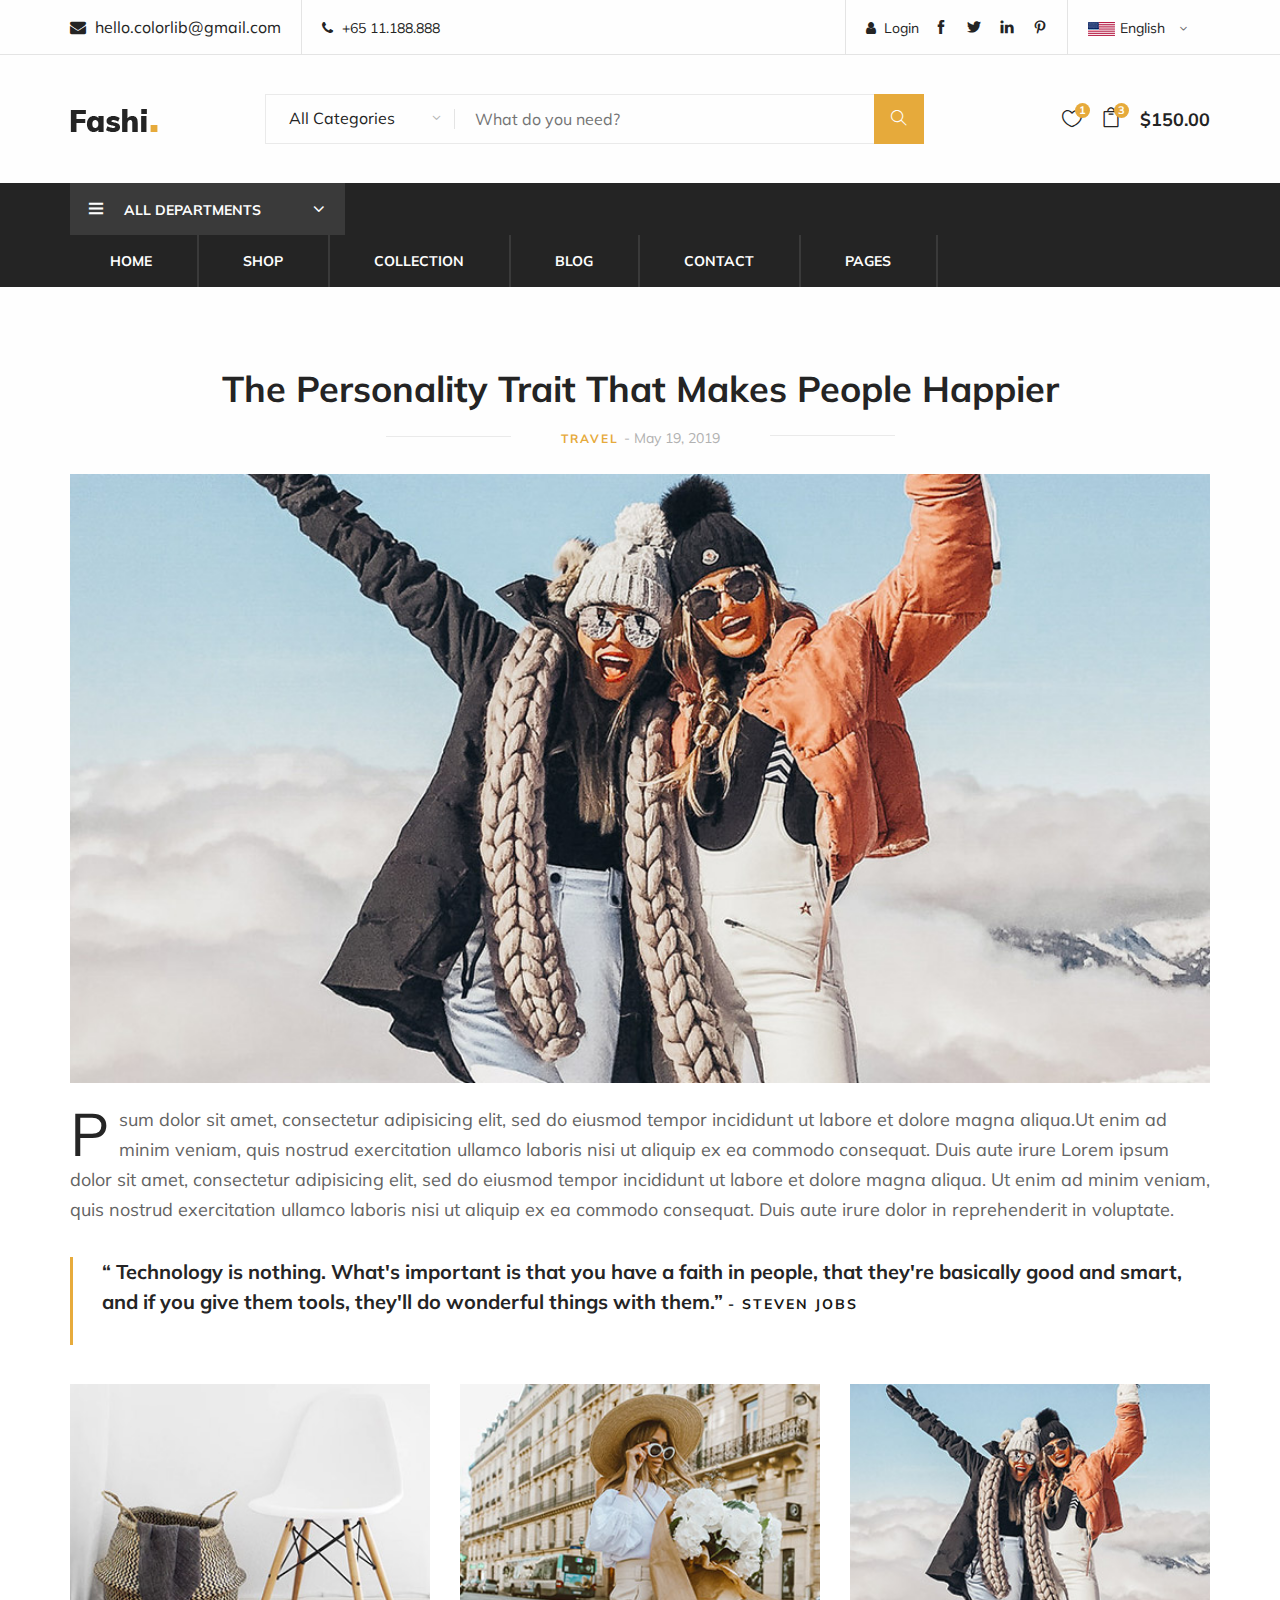
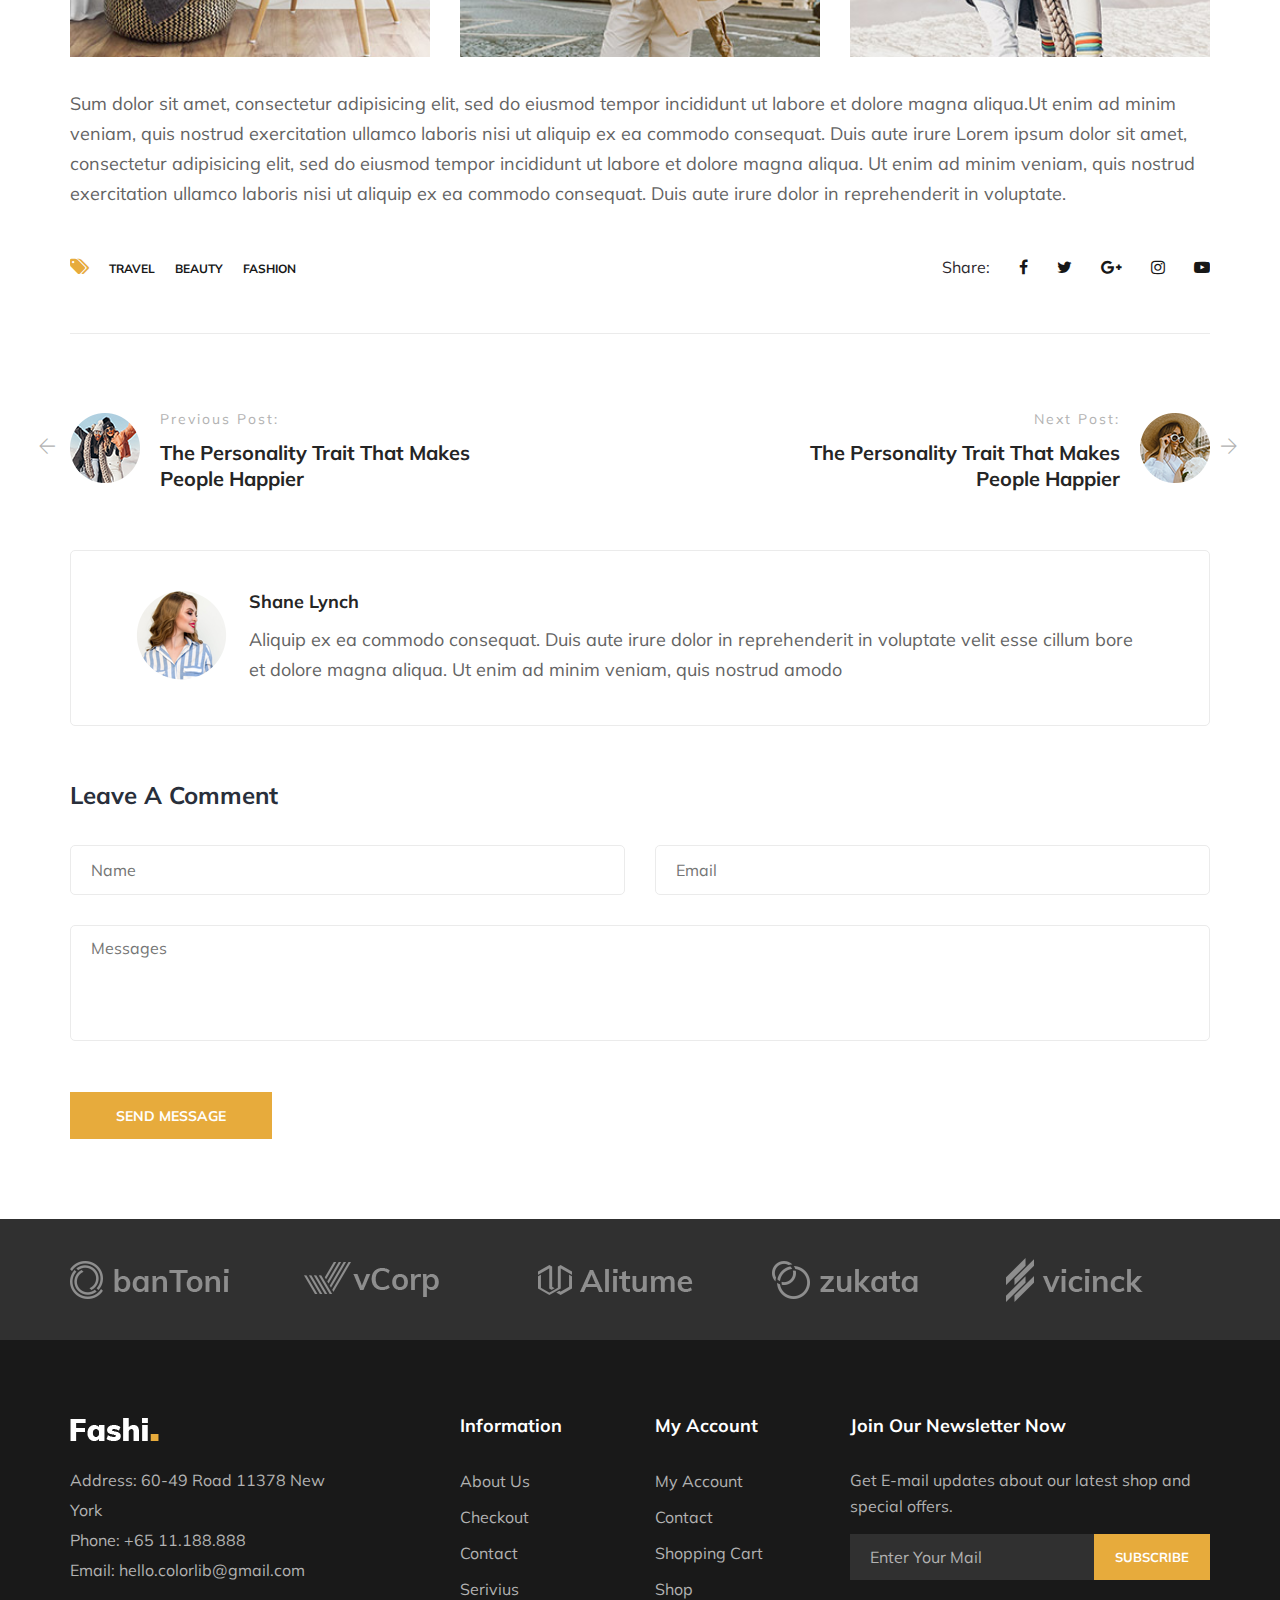
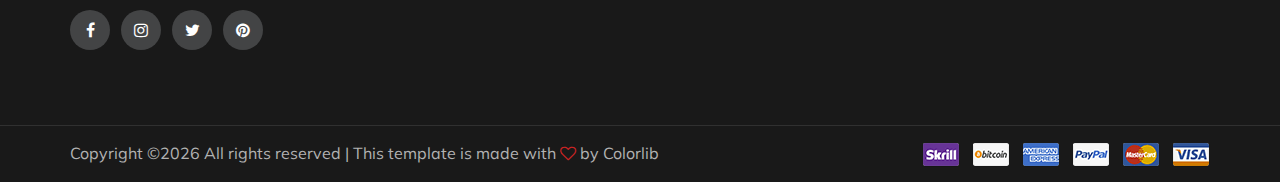
<file: blog-details.html>
<!DOCTYPE html>
<html lang="zxx">

<head>
    <meta charset="UTF-8">
    <meta name="description" content="Fashi Template">
    <meta name="keywords" content="Fashi, unica, creative, html">
    <meta name="viewport" content="width=device-width, initial-scale=1.0">
    <meta http-equiv="X-UA-Compatible" content="ie=edge">
    <title>Fashi | Template</title>

    <!-- Google Font -->
    <link href="https://fonts.googleapis.com/css?family=Muli:300,400,500,600,700,800,900&display=swap" rel="stylesheet">

    <!-- Css Styles -->
    <link rel="stylesheet" href="css/bootstrap.min.css" type="text/css">
    <link rel="stylesheet" href="css/font-awesome.min.css" type="text/css">
    <link rel="stylesheet" href="css/themify-icons.css" type="text/css">
    <link rel="stylesheet" href="css/elegant-icons.css" type="text/css">
    <link rel="stylesheet" href="css/owl.carousel.min.css" type="text/css">
    <link rel="stylesheet" href="css/nice-select.css" type="text/css">
    <link rel="stylesheet" href="css/jquery-ui.min.css" type="text/css">
    <link rel="stylesheet" href="css/slicknav.min.css" type="text/css">
    <link rel="stylesheet" href="css/style.css" type="text/css">
</head>

<body>
    <!-- Page Preloder -->
    <div id="preloder">
        <div class="loader"></div>
    </div>

    <!-- Header Section Begin -->
    <header class="header-section">
        <div class="header-top">
            <div class="container">
                <div class="ht-left">
                    <div class="mail-service">
                        <i class=" fa fa-envelope"></i>
                        hello.colorlib@gmail.com
                    </div>
                    <div class="phone-service">
                        <i class=" fa fa-phone"></i>
                        +65 11.188.888
                    </div>
                </div>
                <div class="ht-right">
                    <a href="#" class="login-panel"><i class="fa fa-user"></i>Login</a>
                    <div class="lan-selector">
                        <select class="language_drop" name="countries" id="countries" style="width:300px;">
                            <option value='yt' data-image="img/flag-1.jpg" data-imagecss="flag yt"
                                data-title="English">English</option>
                            <option value='yu' data-image="img/flag-2.jpg" data-imagecss="flag yu"
                                data-title="Bangladesh">German </option>
                        </select>
                    </div>
                    <div class="top-social">
                        <a href="#"><i class="ti-facebook"></i></a>
                        <a href="#"><i class="ti-twitter-alt"></i></a>
                        <a href="#"><i class="ti-linkedin"></i></a>
                        <a href="#"><i class="ti-pinterest"></i></a>
                    </div>
                </div>
            </div>
        </div>
        <div class="container">
            <div class="inner-header">
                <div class="row">
                    <div class="col-lg-2 col-md-2">
                        <div class="logo">
                            <a href="./index.html">
                                <img src="img/logo.png" alt="">
                            </a>
                        </div>
                    </div>
                    <div class="col-lg-7 col-md-7">
                        <div class="advanced-search">
                            <button type="button" class="category-btn">All Categories</button>
                            <form action="#" class="input-group">
                                <input type="text" placeholder="What do you need?">
                                <button type="button"><i class="ti-search"></i></button>
                            </form>
                        </div>
                    </div>
                    <div class="col-lg-3 text-right col-md-3">
                        <ul class="nav-right">
                            <li class="heart-icon"><a href="#">
                                    <i class="icon_heart_alt"></i>
                                    <span>1</span>
                                </a>
                            </li>
                            <li class="cart-icon"><a href="#">
                                    <i class="icon_bag_alt"></i>
                                    <span>3</span>
                                </a>
                                <div class="cart-hover">
                                    <div class="select-items">
                                        <table>
                                            <tbody>
                                                <tr>
                                                    <td class="si-pic"><img src="img/select-product-1.jpg" alt=""></td>
                                                    <td class="si-text">
                                                        <div class="product-selected">
                                                            <p>$60.00 x 1</p>
                                                            <h6>Kabino Bedside Table</h6>
                                                        </div>
                                                    </td>
                                                    <td class="si-close">
                                                        <i class="ti-close"></i>
                                                    </td>
                                                </tr>
                                                <tr>
                                                    <td class="si-pic"><img src="img/select-product-2.jpg" alt=""></td>
                                                    <td class="si-text">
                                                        <div class="product-selected">
                                                            <p>$60.00 x 1</p>
                                                            <h6>Kabino Bedside Table</h6>
                                                        </div>
                                                    </td>
                                                    <td class="si-close">
                                                        <i class="ti-close"></i>
                                                    </td>
                                                </tr>
                                            </tbody>
                                        </table>
                                    </div>
                                    <div class="select-total">
                                        <span>total:</span>
                                        <h5>$120.00</h5>
                                    </div>
                                    <div class="select-button">
                                        <a href="#" class="primary-btn view-card">VIEW CARD</a>
                                        <a href="#" class="primary-btn checkout-btn">CHECK OUT</a>
                                    </div>
                                </div>
                            </li>
                            <li class="cart-price">$150.00</li>
                        </ul>
                    </div>
                </div>
            </div>
        </div>
        <div class="nav-item">
            <div class="container">
                <div class="nav-depart">
                    <div class="depart-btn">
                        <i class="ti-menu"></i>
                        <span>All departments</span>
                        <ul class="depart-hover">
                            <li class="active"><a href="#">Women’s Clothing</a></li>
                            <li><a href="#">Men’s Clothing</a></li>
                            <li><a href="#">Underwear</a></li>
                            <li><a href="#">Kid's Clothing</a></li>
                            <li><a href="#">Brand Fashion</a></li>
                            <li><a href="#">Accessories/Shoes</a></li>
                            <li><a href="#">Luxury Brands</a></li>
                            <li><a href="#">Brand Outdoor Apparel</a></li>
                        </ul>
                    </div>
                </div>
                <nav class="nav-menu mobile-menu">
                    <ul>
                        <li><a href="./index.html">Home</a></li>
                        <li><a href="./shop.html">Shop</a></li>
                        <li><a href="#">Collection</a>
                            <ul class="dropdown">
                                <li><a href="#">Men's</a></li>
                                <li><a href="#">Women's</a></li>
                                <li><a href="#">Kid's</a></li>
                            </ul>
                        </li>
                        <li><a href="./blog.html">Blog</a></li>
                        <li><a href="./check-out.html">Contact</a></li>
                        <li><a href="#">Pages</a>
                            <ul class="dropdown">
                                <li><a href="./blog-details.html">Blog Details</a></li>
                                <li><a href="./shopping-cart.html">Shopping Cart</a></li>
                                <li><a href="./check-out.html">Checkout</a></li>
                                <li><a href="./faq.html">Faq</a></li>
                                <li><a href="./register.html">Register</a></li>
                                <li><a href="./login.html">Login</a></li>
                            </ul>
                        </li>
                    </ul>
                </nav>
                <div id="mobile-menu-wrap"></div>
            </div>
        </div>
    </header>
    <!-- Header End -->

    <!-- Blog Details Section Begin -->
    <section class="blog-details spad">
        <div class="container">
            <div class="row">
                <div class="col-lg-12">
                    <div class="blog-details-inner">
                        <div class="blog-detail-title">
                            <h2>The Personality Trait That Makes People Happier</h2>
                            <p>travel <span>- May 19, 2019</span></p>
                        </div>
                        <div class="blog-large-pic">
                            <img src="img/blog/blog-detail.jpg" alt="">
                        </div>
                        <div class="blog-detail-desc">
                            <p>psum dolor sit amet, consectetur adipisicing elit, sed do eiusmod tempor incididunt ut
                                labore et dolore magna aliqua.Ut enim ad minim veniam, quis nostrud exercitation ullamco
                                laboris nisi ut aliquip ex ea commodo consequat. Duis aute irure Lorem ipsum dolor sit
                                amet, consectetur adipisicing elit, sed do eiusmod tempor incididunt ut labore et dolore
                                magna aliqua. Ut enim ad minim veniam, quis nostrud exercitation ullamco laboris nisi ut
                                aliquip ex ea commodo consequat. Duis aute irure dolor in reprehenderit in voluptate.
                            </p>
                        </div>
                        <div class="blog-quote">
                            <p>“ Technology is nothing. What's important is that you have a faith in people, that
                                they're basically good and smart, and if you give them tools, they'll do wonderful
                                things with them.” <span>- Steven Jobs</span></p>
                        </div>
                        <div class="blog-more">
                            <div class="row">
                                <div class="col-sm-4">
                                    <img src="img/blog/blog-detail-1.jpg" alt="">
                                </div>
                                <div class="col-sm-4">
                                    <img src="img/blog/blog-detail-2.jpg" alt="">
                                </div>
                                <div class="col-sm-4">
                                    <img src="img/blog/blog-detail-3.jpg" alt="">
                                </div>
                            </div>
                        </div>
                        <p>Sum dolor sit amet, consectetur adipisicing elit, sed do eiusmod tempor incididunt ut labore
                            et dolore magna aliqua.Ut enim ad minim veniam, quis nostrud exercitation ullamco laboris
                            nisi ut aliquip ex ea commodo consequat. Duis aute irure Lorem ipsum dolor sit amet,
                            consectetur adipisicing elit, sed do eiusmod tempor incididunt ut labore et dolore magna
                            aliqua. Ut enim ad minim veniam, quis nostrud exercitation ullamco laboris nisi ut aliquip
                            ex ea commodo consequat. Duis aute irure dolor in reprehenderit in voluptate.</p>
                        <div class="tag-share">
                            <div class="details-tag">
                                <ul>
                                    <li><i class="fa fa-tags"></i></li>
                                    <li>Travel</li>
                                    <li>Beauty</li>
                                    <li>Fashion</li>
                                </ul>
                            </div>
                            <div class="blog-share">
                                <span>Share:</span>
                                <div class="social-links">
                                    <a href="#"><i class="fa fa-facebook"></i></a>
                                    <a href="#"><i class="fa fa-twitter"></i></a>
                                    <a href="#"><i class="fa fa-google-plus"></i></a>
                                    <a href="#"><i class="fa fa-instagram"></i></a>
                                    <a href="#"><i class="fa fa-youtube-play"></i></a>
                                </div>
                            </div>
                        </div>
                        <div class="blog-post">
                            <div class="row">
                                <div class="col-lg-5 col-md-6">
                                    <a href="#" class="prev-blog">
                                        <div class="pb-pic">
                                            <i class="ti-arrow-left"></i>
                                            <img src="img/blog/prev-blog.png" alt="">
                                        </div>
                                        <div class="pb-text">
                                            <span>Previous Post:</span>
                                            <h5>The Personality Trait That Makes People Happier</h5>
                                        </div>
                                    </a>
                                </div>
                                <div class="col-lg-5 offset-lg-2 col-md-6">
                                    <a href="#" class="next-blog">
                                        <div class="nb-pic">
                                            <img src="img/blog/next-blog.png" alt="">
                                            <i class="ti-arrow-right"></i>
                                        </div>
                                        <div class="nb-text">
                                            <span>Next Post:</span>
                                            <h5>The Personality Trait That Makes People Happier</h5>
                                        </div>
                                    </a>
                                </div>
                            </div>
                        </div>
                        <div class="posted-by">
                            <div class="pb-pic">
                                <img src="img/blog/post-by.png" alt="">
                            </div>
                            <div class="pb-text">
                                <a href="#">
                                    <h5>Shane Lynch</h5>
                                </a>
                                <p>Aliquip ex ea commodo consequat. Duis aute irure dolor in reprehenderit in voluptate
                                    velit esse cillum bore et dolore magna aliqua. Ut enim ad minim veniam, quis nostrud
                                    amodo</p>
                            </div>
                        </div>
                        <div class="leave-comment">
                            <h4>Leave A Comment</h4>
                            <form action="#" class="comment-form">
                                <div class="row">
                                    <div class="col-lg-6">
                                        <input type="text" placeholder="Name">
                                    </div>
                                    <div class="col-lg-6">
                                        <input type="text" placeholder="Email">
                                    </div>
                                    <div class="col-lg-12">
                                        <textarea placeholder="Messages"></textarea>
                                        <button type="submit" class="site-btn">Send message</button>
                                    </div>
                                </div>
                            </form>
                        </div>
                    </div>
                </div>
            </div>
        </div>
    </section>
    <!-- Blog Details Section End -->

    <!-- Partner Logo Section Begin -->
    <div class="partner-logo">
        <div class="container">
            <div class="logo-carousel owl-carousel">
                <div class="logo-item">
                    <div class="tablecell-inner">
                        <img src="img/logo-carousel/logo-1.png" alt="">
                    </div>
                </div>
                <div class="logo-item">
                    <div class="tablecell-inner">
                        <img src="img/logo-carousel/logo-2.png" alt="">
                    </div>
                </div>
                <div class="logo-item">
                    <div class="tablecell-inner">
                        <img src="img/logo-carousel/logo-3.png" alt="">
                    </div>
                </div>
                <div class="logo-item">
                    <div class="tablecell-inner">
                        <img src="img/logo-carousel/logo-4.png" alt="">
                    </div>
                </div>
                <div class="logo-item">
                    <div class="tablecell-inner">
                        <img src="img/logo-carousel/logo-5.png" alt="">
                    </div>
                </div>
            </div>
        </div>
    </div>
    <!-- Partner Logo Section End -->

    <!-- Footer Section Begin -->
    <footer class="footer-section">
        <div class="container">
            <div class="row">
                <div class="col-lg-3">
                    <div class="footer-left">
                        <div class="footer-logo">
                            <a href="#"><img src="img/footer-logo.png" alt=""></a>
                        </div>
                        <ul>
                            <li>Address: 60-49 Road 11378 New York</li>
                            <li>Phone: +65 11.188.888</li>
                            <li>Email: hello.colorlib@gmail.com</li>
                        </ul>
                        <div class="footer-social">
                            <a href="#"><i class="fa fa-facebook"></i></a>
                            <a href="#"><i class="fa fa-instagram"></i></a>
                            <a href="#"><i class="fa fa-twitter"></i></a>
                            <a href="#"><i class="fa fa-pinterest"></i></a>
                        </div>
                    </div>
                </div>
                <div class="col-lg-2 offset-lg-1">
                    <div class="footer-widget">
                        <h5>Information</h5>
                        <ul>
                            <li><a href="#">About Us</a></li>
                            <li><a href="#">Checkout</a></li>
                            <li><a href="#">Contact</a></li>
                            <li><a href="#">Serivius</a></li>
                        </ul>
                    </div>
                </div>
                <div class="col-lg-2">
                    <div class="footer-widget">
                        <h5>My Account</h5>
                        <ul>
                            <li><a href="#">My Account</a></li>
                            <li><a href="#">Contact</a></li>
                            <li><a href="#">Shopping Cart</a></li>
                            <li><a href="#">Shop</a></li>
                        </ul>
                    </div>
                </div>
                <div class="col-lg-4">
                    <div class="newslatter-item">
                        <h5>Join Our Newsletter Now</h5>
                        <p>Get E-mail updates about our latest shop and special offers.</p>
                        <form action="#" class="subscribe-form">
                            <input type="text" placeholder="Enter Your Mail">
                            <button type="button">Subscribe</button>
                        </form>
                    </div>
                </div>
            </div>
        </div>
        <div class="copyright-reserved">
            <div class="container">
                <div class="row">
                    <div class="col-lg-12">
                        <div class="copyright-text">
                            <!-- Link back to Colorlib can't be removed. Template is licensed under CC BY 3.0. -->
Copyright &copy;<script>document.write(new Date().getFullYear());</script> All rights reserved | This template is made with <i class="fa fa-heart-o" aria-hidden="true"></i> by <a href="https://colorlib.com" target="_blank">Colorlib</a>
<!-- Link back to Colorlib can't be removed. Template is licensed under CC BY 3.0. -->
                        </div>
                        <div class="payment-pic">
                            <img src="img/payment-method.png" alt="">
                        </div>
                    </div>
                </div>
            </div>
        </div>
    </footer>
    <!-- Footer Section End -->

    <!-- Js Plugins -->
    <script src="js/jquery-3.3.1.min.js"></script>
    <script src="js/bootstrap.min.js"></script>
    <script src="js/jquery-ui.min.js"></script>
    <script src="js/jquery.countdown.min.js"></script>
    <script src="js/jquery.nice-select.min.js"></script>
    <script src="js/jquery.zoom.min.js"></script>
    <script src="js/jquery.dd.min.js"></script>
    <script src="js/jquery.slicknav.js"></script>
    <script src="js/owl.carousel.min.js"></script>
    <script src="js/main.js"></script>
</body>

</html>
</file>
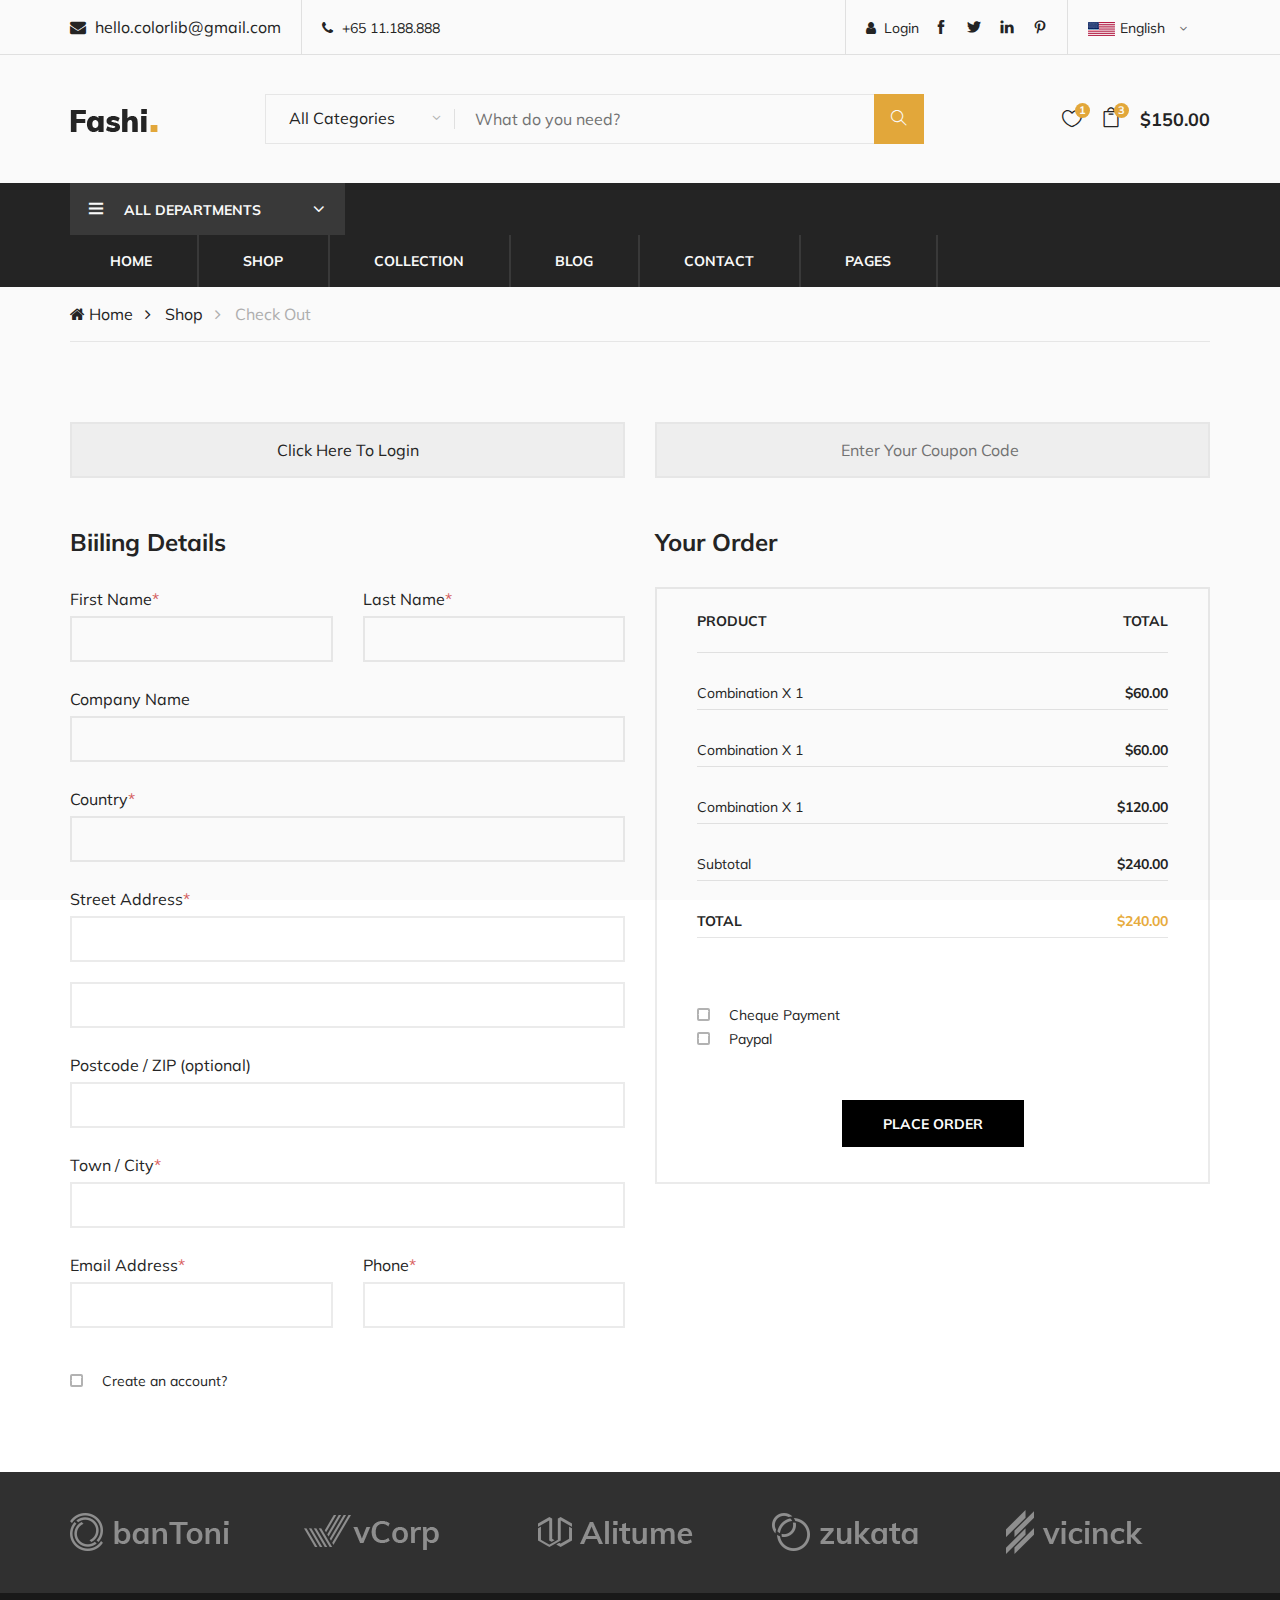
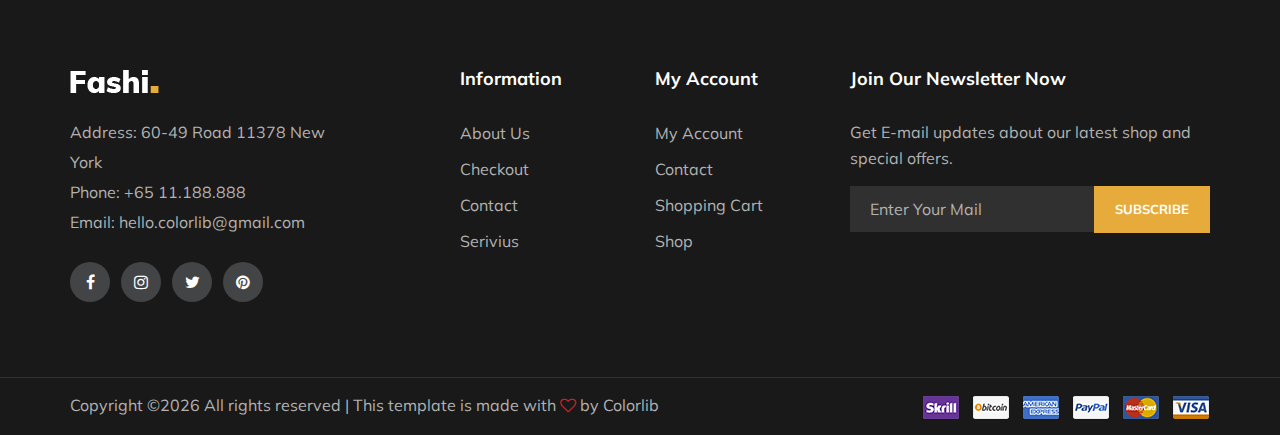
<file: check-out.html>
<!DOCTYPE html>
<html lang="zxx">

<head>
    <meta charset="UTF-8">
    <meta name="description" content="Fashi Template">
    <meta name="keywords" content="Fashi, unica, creative, html">
    <meta name="viewport" content="width=device-width, initial-scale=1.0">
    <meta http-equiv="X-UA-Compatible" content="ie=edge">
    <title>Fashi | Template</title>

    <!-- Google Font -->
    <link href="https://fonts.googleapis.com/css?family=Muli:300,400,500,600,700,800,900&display=swap" rel="stylesheet">

    <!-- Css Styles -->
    <link rel="stylesheet" href="css/bootstrap.min.css" type="text/css">
    <link rel="stylesheet" href="css/font-awesome.min.css" type="text/css">
    <link rel="stylesheet" href="css/themify-icons.css" type="text/css">
    <link rel="stylesheet" href="css/elegant-icons.css" type="text/css">
    <link rel="stylesheet" href="css/owl.carousel.min.css" type="text/css">
    <link rel="stylesheet" href="css/nice-select.css" type="text/css">
    <link rel="stylesheet" href="css/jquery-ui.min.css" type="text/css">
    <link rel="stylesheet" href="css/slicknav.min.css" type="text/css">
    <link rel="stylesheet" href="css/style.css" type="text/css">
</head>

<body>
    <!-- Page Preloder -->
    <div id="preloder">
        <div class="loader"></div>
    </div>

    <!-- Header Section Begin -->
    <header class="header-section">
        <div class="header-top">
            <div class="container">
                <div class="ht-left">
                    <div class="mail-service">
                        <i class=" fa fa-envelope"></i>
                        hello.colorlib@gmail.com
                    </div>
                    <div class="phone-service">
                        <i class=" fa fa-phone"></i>
                        +65 11.188.888
                    </div>
                </div>
                <div class="ht-right">
                    <a href="#" class="login-panel"><i class="fa fa-user"></i>Login</a>
                    <div class="lan-selector">
                        <select class="language_drop" name="countries" id="countries" style="width:300px;">
                            <option value='yt' data-image="img/flag-1.jpg" data-imagecss="flag yt"
                                data-title="English">English</option>
                            <option value='yu' data-image="img/flag-2.jpg" data-imagecss="flag yu"
                                data-title="Bangladesh">German </option>
                        </select>
                    </div>
                    <div class="top-social">
                        <a href="#"><i class="ti-facebook"></i></a>
                        <a href="#"><i class="ti-twitter-alt"></i></a>
                        <a href="#"><i class="ti-linkedin"></i></a>
                        <a href="#"><i class="ti-pinterest"></i></a>
                    </div>
                </div>
            </div>
        </div>
        <div class="container">
            <div class="inner-header">
                <div class="row">
                    <div class="col-lg-2 col-md-2">
                        <div class="logo">
                            <a href="./index.html">
                                <img src="img/logo.png" alt="">
                            </a>
                        </div>
                    </div>
                    <div class="col-lg-7 col-md-7">
                        <div class="advanced-search">
                            <button type="button" class="category-btn">All Categories</button>
                            <form action="#" class="input-group">
                                <input type="text" placeholder="What do you need?">
                                <button type="button"><i class="ti-search"></i></button>
                            </form>
                        </div>
                    </div>
                    <div class="col-lg-3 text-right col-md-3">
                        <ul class="nav-right">
                            <li class="heart-icon"><a href="#">
                                    <i class="icon_heart_alt"></i>
                                    <span>1</span>
                                </a>
                            </li>
                            <li class="cart-icon"><a href="#">
                                    <i class="icon_bag_alt"></i>
                                    <span>3</span>
                                </a>
                                <div class="cart-hover">
                                    <div class="select-items">
                                        <table>
                                            <tbody>
                                                <tr>
                                                    <td class="si-pic"><img src="img/select-product-1.jpg" alt=""></td>
                                                    <td class="si-text">
                                                        <div class="product-selected">
                                                            <p>$60.00 x 1</p>
                                                            <h6>Kabino Bedside Table</h6>
                                                        </div>
                                                    </td>
                                                    <td class="si-close">
                                                        <i class="ti-close"></i>
                                                    </td>
                                                </tr>
                                                <tr>
                                                    <td class="si-pic"><img src="img/select-product-2.jpg" alt=""></td>
                                                    <td class="si-text">
                                                        <div class="product-selected">
                                                            <p>$60.00 x 1</p>
                                                            <h6>Kabino Bedside Table</h6>
                                                        </div>
                                                    </td>
                                                    <td class="si-close">
                                                        <i class="ti-close"></i>
                                                    </td>
                                                </tr>
                                            </tbody>
                                        </table>
                                    </div>
                                    <div class="select-total">
                                        <span>total:</span>
                                        <h5>$120.00</h5>
                                    </div>
                                    <div class="select-button">
                                        <a href="#" class="primary-btn view-card">VIEW CARD</a>
                                        <a href="#" class="primary-btn checkout-btn">CHECK OUT</a>
                                    </div>
                                </div>
                            </li>
                            <li class="cart-price">$150.00</li>
                        </ul>
                    </div>
                </div>
            </div>
        </div>
        <div class="nav-item">
            <div class="container">
                <div class="nav-depart">
                    <div class="depart-btn">
                        <i class="ti-menu"></i>
                        <span>All departments</span>
                        <ul class="depart-hover">
                            <li class="active"><a href="#">Women’s Clothing</a></li>
                            <li><a href="#">Men’s Clothing</a></li>
                            <li><a href="#">Underwear</a></li>
                            <li><a href="#">Kid's Clothing</a></li>
                            <li><a href="#">Brand Fashion</a></li>
                            <li><a href="#">Accessories/Shoes</a></li>
                            <li><a href="#">Luxury Brands</a></li>
                            <li><a href="#">Brand Outdoor Apparel</a></li>
                        </ul>
                    </div>
                </div>
                <nav class="nav-menu mobile-menu">
                    <ul>
                        <li><a href="./home.html">Home</a></li>
                        <li><a href="./shop.html">Shop</a></li>
                        <li><a href="#">Collection</a>
                            <ul class="dropdown">
                                <li><a href="#">Men's</a></li>
                                <li><a href="#">Women's</a></li>
                                <li><a href="#">Kid's</a></li>
                            </ul>
                        </li>
                        <li><a href="./blog.html">Blog</a></li>
                        <li><a href="./contact.html">Contact</a></li>
                        <li><a href="#">Pages</a>
                            <ul class="dropdown">
                                <li><a href="./blog-details.html">Blog Details</a></li>
                                <li><a href="./shopping-cart.html">Shopping Cart</a></li>
                                <li><a href="./check-out.html">Checkout</a></li>
                                <li><a href="./faq.html">Faq</a></li>
                                <li><a href="./register.html">Register</a></li>
                                <li><a href="./login.html">Login</a></li>
                            </ul>
                        </li>
                    </ul>
                </nav>
                <div id="mobile-menu-wrap"></div>
            </div>
        </div>
    </header>
    <!-- Header End -->

    <!-- Breadcrumb Section Begin -->
    <div class="breacrumb-section">
        <div class="container">
            <div class="row">
                <div class="col-lg-12">
                    <div class="breadcrumb-text product-more">
                        <a href="./index.html"><i class="fa fa-home"></i> Home</a>
                        <a href="./shop.html">Shop</a>
                        <span>Check Out</span>
                    </div>
                </div>
            </div>
        </div>
    </div>
    <!-- Breadcrumb Section Begin -->

    <!-- Shopping Cart Section Begin -->
    <section class="checkout-section spad">
        <div class="container">
            <form action="#" class="checkout-form">
                <div class="row">
                    <div class="col-lg-6">
                        <div class="checkout-content">
                            <a href="#" class="content-btn">Click Here To Login</a>
                        </div>
                        <h4>Biiling Details</h4>
                        <div class="row">
                            <div class="col-lg-6">
                                <label for="fir">First Name<span>*</span></label>
                                <input type="text" id="fir">
                            </div>
                            <div class="col-lg-6">
                                <label for="last">Last Name<span>*</span></label>
                                <input type="text" id="last">
                            </div>
                            <div class="col-lg-12">
                                <label for="cun-name">Company Name</label>
                                <input type="text" id="cun-name">
                            </div>
                            <div class="col-lg-12">
                                <label for="cun">Country<span>*</span></label>
                                <input type="text" id="cun">
                            </div>
                            <div class="col-lg-12">
                                <label for="street">Street Address<span>*</span></label>
                                <input type="text" id="street" class="street-first">
                                <input type="text">
                            </div>
                            <div class="col-lg-12">
                                <label for="zip">Postcode / ZIP (optional)</label>
                                <input type="text" id="zip">
                            </div>
                            <div class="col-lg-12">
                                <label for="town">Town / City<span>*</span></label>
                                <input type="text" id="town">
                            </div>
                            <div class="col-lg-6">
                                <label for="email">Email Address<span>*</span></label>
                                <input type="text" id="email">
                            </div>
                            <div class="col-lg-6">
                                <label for="phone">Phone<span>*</span></label>
                                <input type="text" id="phone">
                            </div>
                            <div class="col-lg-12">
                                <div class="create-item">
                                    <label for="acc-create">
                                        Create an account?
                                        <input type="checkbox" id="acc-create">
                                        <span class="checkmark"></span>
                                    </label>
                                </div>
                            </div>
                        </div>
                    </div>
                    <div class="col-lg-6">
                        <div class="checkout-content">
                            <input type="text" placeholder="Enter Your Coupon Code">
                        </div>
                        <div class="place-order">
                            <h4>Your Order</h4>
                            <div class="order-total">
                                <ul class="order-table">
                                    <li>Product <span>Total</span></li>
                                    <li class="fw-normal">Combination x 1 <span>$60.00</span></li>
                                    <li class="fw-normal">Combination x 1 <span>$60.00</span></li>
                                    <li class="fw-normal">Combination x 1 <span>$120.00</span></li>
                                    <li class="fw-normal">Subtotal <span>$240.00</span></li>
                                    <li class="total-price">Total <span>$240.00</span></li>
                                </ul>
                                <div class="payment-check">
                                    <div class="pc-item">
                                        <label for="pc-check">
                                            Cheque Payment
                                            <input type="checkbox" id="pc-check">
                                            <span class="checkmark"></span>
                                        </label>
                                    </div>
                                    <div class="pc-item">
                                        <label for="pc-paypal">
                                            Paypal
                                            <input type="checkbox" id="pc-paypal">
                                            <span class="checkmark"></span>
                                        </label>
                                    </div>
                                </div>
                                <div class="order-btn">
                                    <button type="submit" class="site-btn place-btn">Place Order</button>
                                </div>
                            </div>
                        </div>
                    </div>
                </div>
            </form>
        </div>
    </section>
    <!-- Shopping Cart Section End -->

    <!-- Partner Logo Section Begin -->
    <div class="partner-logo">
        <div class="container">
            <div class="logo-carousel owl-carousel">
                <div class="logo-item">
                    <div class="tablecell-inner">
                        <img src="img/logo-carousel/logo-1.png" alt="">
                    </div>
                </div>
                <div class="logo-item">
                    <div class="tablecell-inner">
                        <img src="img/logo-carousel/logo-2.png" alt="">
                    </div>
                </div>
                <div class="logo-item">
                    <div class="tablecell-inner">
                        <img src="img/logo-carousel/logo-3.png" alt="">
                    </div>
                </div>
                <div class="logo-item">
                    <div class="tablecell-inner">
                        <img src="img/logo-carousel/logo-4.png" alt="">
                    </div>
                </div>
                <div class="logo-item">
                    <div class="tablecell-inner">
                        <img src="img/logo-carousel/logo-5.png" alt="">
                    </div>
                </div>
            </div>
        </div>
    </div>
    <!-- Partner Logo Section End -->

    <!-- Footer Section Begin -->
    <footer class="footer-section">
        <div class="container">
            <div class="row">
                <div class="col-lg-3">
                    <div class="footer-left">
                        <div class="footer-logo">
                            <a href="#"><img src="img/footer-logo.png" alt=""></a>
                        </div>
                        <ul>
                            <li>Address: 60-49 Road 11378 New York</li>
                            <li>Phone: +65 11.188.888</li>
                            <li>Email: hello.colorlib@gmail.com</li>
                        </ul>
                        <div class="footer-social">
                            <a href="#"><i class="fa fa-facebook"></i></a>
                            <a href="#"><i class="fa fa-instagram"></i></a>
                            <a href="#"><i class="fa fa-twitter"></i></a>
                            <a href="#"><i class="fa fa-pinterest"></i></a>
                        </div>
                    </div>
                </div>
                <div class="col-lg-2 offset-lg-1">
                    <div class="footer-widget">
                        <h5>Information</h5>
                        <ul>
                            <li><a href="#">About Us</a></li>
                            <li><a href="#">Checkout</a></li>
                            <li><a href="#">Contact</a></li>
                            <li><a href="#">Serivius</a></li>
                        </ul>
                    </div>
                </div>
                <div class="col-lg-2">
                    <div class="footer-widget">
                        <h5>My Account</h5>
                        <ul>
                            <li><a href="#">My Account</a></li>
                            <li><a href="#">Contact</a></li>
                            <li><a href="#">Shopping Cart</a></li>
                            <li><a href="#">Shop</a></li>
                        </ul>
                    </div>
                </div>
                <div class="col-lg-4">
                    <div class="newslatter-item">
                        <h5>Join Our Newsletter Now</h5>
                        <p>Get E-mail updates about our latest shop and special offers.</p>
                        <form action="#" class="subscribe-form">
                            <input type="text" placeholder="Enter Your Mail">
                            <button type="button">Subscribe</button>
                        </form>
                    </div>
                </div>
            </div>
        </div>
        <div class="copyright-reserved">
            <div class="container">
                <div class="row">
                    <div class="col-lg-12">
                        <div class="copyright-text">
                            <!-- Link back to Colorlib can't be removed. Template is licensed under CC BY 3.0. -->
Copyright &copy;<script>document.write(new Date().getFullYear());</script> All rights reserved | This template is made with <i class="fa fa-heart-o" aria-hidden="true"></i> by <a href="https://colorlib.com" target="_blank">Colorlib</a>
<!-- Link back to Colorlib can't be removed. Template is licensed under CC BY 3.0. -->
                        </div>
                        <div class="payment-pic">
                            <img src="img/payment-method.png" alt="">
                        </div>
                    </div>
                </div>
            </div>
        </div>
    </footer>
    <!-- Footer Section End -->

    <!-- Js Plugins -->
    <script src="js/jquery-3.3.1.min.js"></script>
    <script src="js/bootstrap.min.js"></script>
    <script src="js/jquery-ui.min.js"></script>
    <script src="js/jquery.countdown.min.js"></script>
    <script src="js/jquery.nice-select.min.js"></script>
    <script src="js/jquery.zoom.min.js"></script>
    <script src="js/jquery.dd.min.js"></script>
    <script src="js/jquery.slicknav.js"></script>
    <script src="js/owl.carousel.min.js"></script>
    <script src="js/main.js"></script>
</body>

</html>
</file>
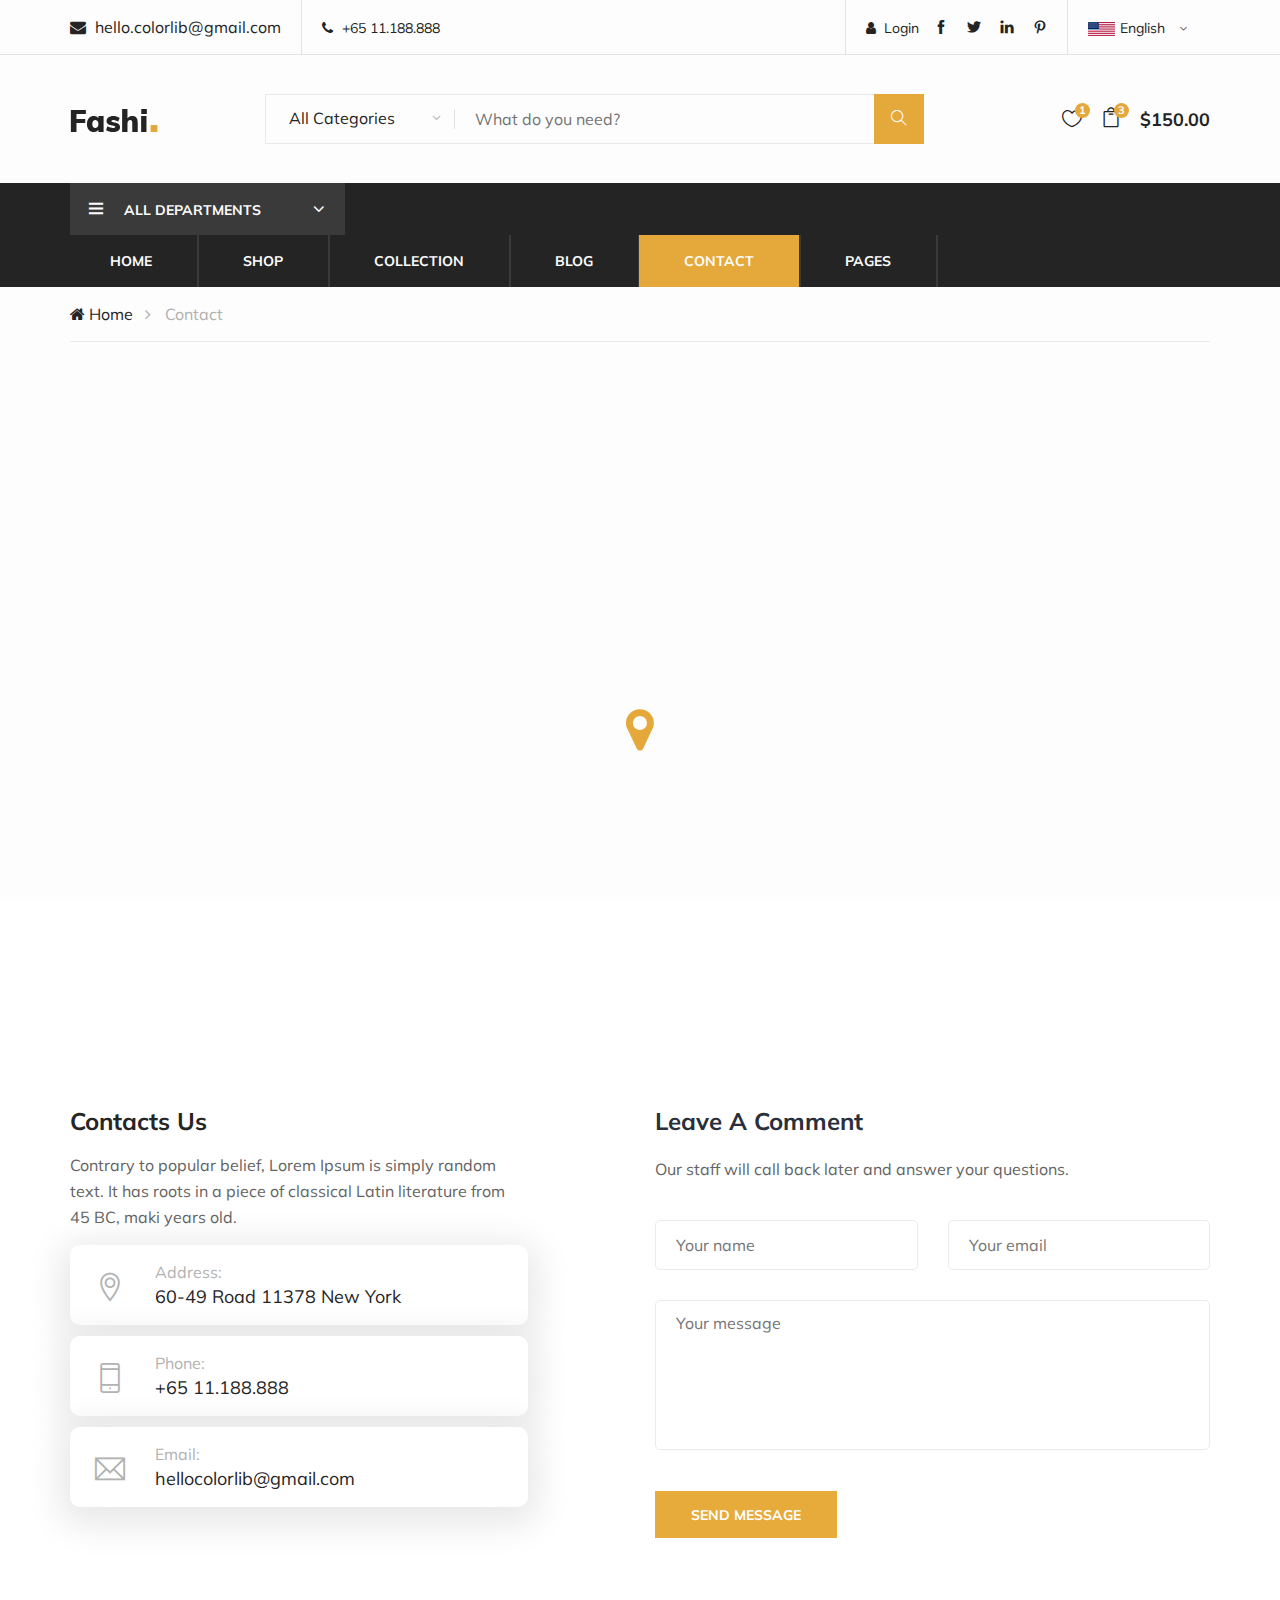
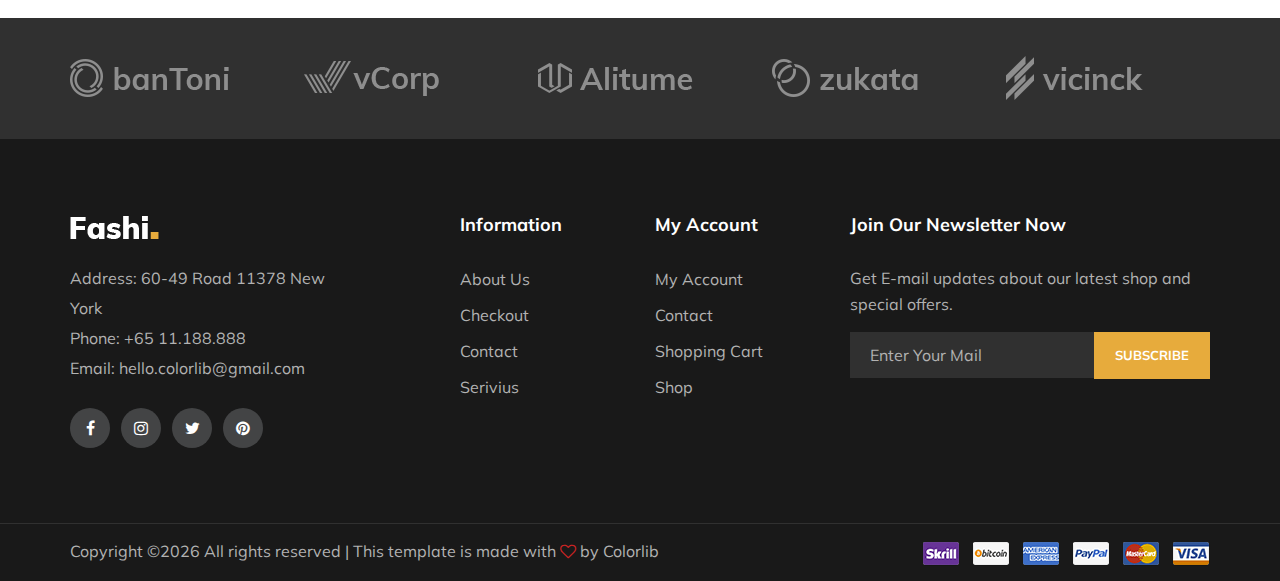
<file: contact.html>
<!DOCTYPE html>
<html lang="zxx">

<head>
    <meta charset="UTF-8">
    <meta name="description" content="Fashi Template">
    <meta name="keywords" content="Fashi, unica, creative, html">
    <meta name="viewport" content="width=device-width, initial-scale=1.0">
    <meta http-equiv="X-UA-Compatible" content="ie=edge">
    <title>Fashi | Template</title>

    <!-- Google Font -->
    <link href="https://fonts.googleapis.com/css?family=Muli:300,400,500,600,700,800,900&display=swap" rel="stylesheet">

    <!-- Css Styles -->
    <link rel="stylesheet" href="css/bootstrap.min.css" type="text/css">
    <link rel="stylesheet" href="css/font-awesome.min.css" type="text/css">
    <link rel="stylesheet" href="css/themify-icons.css" type="text/css">
    <link rel="stylesheet" href="css/elegant-icons.css" type="text/css">
    <link rel="stylesheet" href="css/owl.carousel.min.css" type="text/css">
    <link rel="stylesheet" href="css/nice-select.css" type="text/css">
    <link rel="stylesheet" href="css/jquery-ui.min.css" type="text/css">
    <link rel="stylesheet" href="css/slicknav.min.css" type="text/css">
    <link rel="stylesheet" href="css/style.css" type="text/css">
</head>

<body>
    <!-- Page Preloder -->
    <div id="preloder">
        <div class="loader"></div>
    </div>

    <!-- Header Section Begin -->
    <header class="header-section">
        <div class="header-top">
            <div class="container">
                <div class="ht-left">
                    <div class="mail-service">
                        <i class=" fa fa-envelope"></i>
                        hello.colorlib@gmail.com
                    </div>
                    <div class="phone-service">
                        <i class=" fa fa-phone"></i>
                        +65 11.188.888
                    </div>
                </div>
                <div class="ht-right">
                    <a href="#" class="login-panel"><i class="fa fa-user"></i>Login</a>
                    <div class="lan-selector">
                        <select class="language_drop" name="countries" id="countries" style="width:300px;">
                            <option value='yt' data-image="img/flag-1.jpg" data-imagecss="flag yt"
                                data-title="English">English</option>
                            <option value='yu' data-image="img/flag-2.jpg" data-imagecss="flag yu"
                                data-title="Bangladesh">German </option>
                        </select>
                    </div>
                    <div class="top-social">
                        <a href="#"><i class="ti-facebook"></i></a>
                        <a href="#"><i class="ti-twitter-alt"></i></a>
                        <a href="#"><i class="ti-linkedin"></i></a>
                        <a href="#"><i class="ti-pinterest"></i></a>
                    </div>
                </div>
            </div>
        </div>
        <div class="container">
            <div class="inner-header">
                <div class="row">
                    <div class="col-lg-2 col-md-2">
                        <div class="logo">
                            <a href="./index.html">
                                <img src="img/logo.png" alt="">
                            </a>
                        </div>
                    </div>
                    <div class="col-lg-7 col-md-7">
                        <div class="advanced-search">
                            <button type="button" class="category-btn">All Categories</button>
                            <form action="#" class="input-group">
                                <input type="text" placeholder="What do you need?">
                                <button type="button"><i class="ti-search"></i></button>
                            </form>
                        </div>
                    </div>
                    <div class="col-lg-3 text-right col-md-3">
                        <ul class="nav-right">
                            <li class="heart-icon"><a href="#">
                                    <i class="icon_heart_alt"></i>
                                    <span>1</span>
                                </a>
                            </li>
                            <li class="cart-icon"><a href="#">
                                    <i class="icon_bag_alt"></i>
                                    <span>3</span>
                                </a>
                                <div class="cart-hover">
                                    <div class="select-items">
                                        <table>
                                            <tbody>
                                                <tr>
                                                    <td class="si-pic"><img src="img/select-product-1.jpg" alt=""></td>
                                                    <td class="si-text">
                                                        <div class="product-selected">
                                                            <p>$60.00 x 1</p>
                                                            <h6>Kabino Bedside Table</h6>
                                                        </div>
                                                    </td>
                                                    <td class="si-close">
                                                        <i class="ti-close"></i>
                                                    </td>
                                                </tr>
                                                <tr>
                                                    <td class="si-pic"><img src="img/select-product-2.jpg" alt=""></td>
                                                    <td class="si-text">
                                                        <div class="product-selected">
                                                            <p>$60.00 x 1</p>
                                                            <h6>Kabino Bedside Table</h6>
                                                        </div>
                                                    </td>
                                                    <td class="si-close">
                                                        <i class="ti-close"></i>
                                                    </td>
                                                </tr>
                                            </tbody>
                                        </table>
                                    </div>
                                    <div class="select-total">
                                        <span>total:</span>
                                        <h5>$120.00</h5>
                                    </div>
                                    <div class="select-button">
                                        <a href="#" class="primary-btn view-card">VIEW CARD</a>
                                        <a href="#" class="primary-btn checkout-btn">CHECK OUT</a>
                                    </div>
                                </div>
                            </li>
                            <li class="cart-price">$150.00</li>
                        </ul>
                    </div>
                </div>
            </div>
        </div>
        <div class="nav-item">
            <div class="container">
                <div class="nav-depart">
                    <div class="depart-btn">
                        <i class="ti-menu"></i>
                        <span>All departments</span>
                        <ul class="depart-hover">
                            <li class="active"><a href="#">Women’s Clothing</a></li>
                            <li><a href="#">Men’s Clothing</a></li>
                            <li><a href="#">Underwear</a></li>
                            <li><a href="#">Kid's Clothing</a></li>
                            <li><a href="#">Brand Fashion</a></li>
                            <li><a href="#">Accessories/Shoes</a></li>
                            <li><a href="#">Luxury Brands</a></li>
                            <li><a href="#">Brand Outdoor Apparel</a></li>
                        </ul>
                    </div>
                </div>
                <nav class="nav-menu mobile-menu">
                    <ul>
                        <li><a href="./index.html">Home</a></li>
                        <li><a href="./shop.html">Shop</a></li>
                        <li><a href="#">Collection</a>
                            <ul class="dropdown">
                                <li><a href="#">Men's</a></li>
                                <li><a href="#">Women's</a></li>
                                <li><a href="#">Kid's</a></li>
                            </ul>
                        </li>
                        <li><a href="./blog.html">Blog</a></li>
                        <li class="active"><a href="./contact.html">Contact</a></li>
                        <li><a href="#">Pages</a>
                            <ul class="dropdown">
                                <li><a href="./blog-details.html">Blog Details</a></li>
                                <li><a href="./shopping-cart.html">Shopping Cart</a></li>
                                <li><a href="./check-out.html">Checkout</a></li>
                                <li><a href="./faq.html">Faq</a></li>
                                <li><a href="./register.html">Register</a></li>
                                <li><a href="./login.html">Login</a></li>
                            </ul>
                        </li>
                    </ul>
                </nav>
                <div id="mobile-menu-wrap"></div>
            </div>
        </div>
    </header>
    <!-- Header End -->

    <!-- Breadcrumb Section Begin -->
    <div class="breacrumb-section">
        <div class="container">
            <div class="row">
                <div class="col-lg-12">
                    <div class="breadcrumb-text">
                        <a href="#"><i class="fa fa-home"></i> Home</a>
                        <span>Contact</span>
                    </div>
                </div>
            </div>
        </div>
    </div>
    <!-- Breadcrumb Section Begin -->

    <!-- Map Section Begin -->
    <div class="map spad">
        <div class="container">
            <div class="map-inner">
                <iframe
                    src="https://www.google.com/maps/embed?pb=!1m18!1m12!1m3!1d48158.305462977965!2d-74.13283844036356!3d41.02757295168286!2m3!1f0!2f0!3f0!3m2!1i1024!2i768!4f13.1!3m3!1m2!1s0x89c2e440473470d7%3A0xcaf503ca2ee57958!2sSaddle%20River%2C%20NJ%2007458%2C%20USA!5e0!3m2!1sen!2sbd!4v1575917275626!5m2!1sen!2sbd"
                    height="610" style="border:0" allowfullscreen="">
                </iframe>
                <div class="icon">
                    <i class="fa fa-map-marker"></i>
                </div>
            </div>
        </div>
    </div>
    <!-- Map Section Begin -->

    <!-- Contact Section Begin -->
    <section class="contact-section spad">
        <div class="container">
            <div class="row">
                <div class="col-lg-5">
                    <div class="contact-title">
                        <h4>Contacts Us</h4>
                        <p>Contrary to popular belief, Lorem Ipsum is simply random text. It has roots in a piece of
                            classical Latin literature from 45 BC, maki years old.</p>
                    </div>
                    <div class="contact-widget">
                        <div class="cw-item">
                            <div class="ci-icon">
                                <i class="ti-location-pin"></i>
                            </div>
                            <div class="ci-text">
                                <span>Address:</span>
                                <p>60-49 Road 11378 New York</p>
                            </div>
                        </div>
                        <div class="cw-item">
                            <div class="ci-icon">
                                <i class="ti-mobile"></i>
                            </div>
                            <div class="ci-text">
                                <span>Phone:</span>
                                <p>+65 11.188.888</p>
                            </div>
                        </div>
                        <div class="cw-item">
                            <div class="ci-icon">
                                <i class="ti-email"></i>
                            </div>
                            <div class="ci-text">
                                <span>Email:</span>
                                <p>hellocolorlib@gmail.com</p>
                            </div>
                        </div>
                    </div>
                </div>
                <div class="col-lg-6 offset-lg-1">
                    <div class="contact-form">
                        <div class="leave-comment">
                            <h4>Leave A Comment</h4>
                            <p>Our staff will call back later and answer your questions.</p>
                            <form action="#" class="comment-form">
                                <div class="row">
                                    <div class="col-lg-6">
                                        <input type="text" placeholder="Your name">
                                    </div>
                                    <div class="col-lg-6">
                                        <input type="text" placeholder="Your email">
                                    </div>
                                    <div class="col-lg-12">
                                        <textarea placeholder="Your message"></textarea>
                                        <button type="submit" class="site-btn">Send message</button>
                                    </div>
                                </div>
                            </form>
                        </div>
                    </div>
                </div>
            </div>
        </div>
    </section>
    <!-- Contact Section End -->

    <!-- Partner Logo Section Begin -->
    <div class="partner-logo">
        <div class="container">
            <div class="logo-carousel owl-carousel">
                <div class="logo-item">
                    <div class="tablecell-inner">
                        <img src="img/logo-carousel/logo-1.png" alt="">
                    </div>
                </div>
                <div class="logo-item">
                    <div class="tablecell-inner">
                        <img src="img/logo-carousel/logo-2.png" alt="">
                    </div>
                </div>
                <div class="logo-item">
                    <div class="tablecell-inner">
                        <img src="img/logo-carousel/logo-3.png" alt="">
                    </div>
                </div>
                <div class="logo-item">
                    <div class="tablecell-inner">
                        <img src="img/logo-carousel/logo-4.png" alt="">
                    </div>
                </div>
                <div class="logo-item">
                    <div class="tablecell-inner">
                        <img src="img/logo-carousel/logo-5.png" alt="">
                    </div>
                </div>
            </div>
        </div>
    </div>
    <!-- Partner Logo Section End -->

    <!-- Footer Section Begin -->
    <footer class="footer-section">
        <div class="container">
            <div class="row">
                <div class="col-lg-3">
                    <div class="footer-left">
                        <div class="footer-logo">
                            <a href="#"><img src="img/footer-logo.png" alt=""></a>
                        </div>
                        <ul>
                            <li>Address: 60-49 Road 11378 New York</li>
                            <li>Phone: +65 11.188.888</li>
                            <li>Email: hello.colorlib@gmail.com</li>
                        </ul>
                        <div class="footer-social">
                            <a href="#"><i class="fa fa-facebook"></i></a>
                            <a href="#"><i class="fa fa-instagram"></i></a>
                            <a href="#"><i class="fa fa-twitter"></i></a>
                            <a href="#"><i class="fa fa-pinterest"></i></a>
                        </div>
                    </div>
                </div>
                <div class="col-lg-2 offset-lg-1">
                    <div class="footer-widget">
                        <h5>Information</h5>
                        <ul>
                            <li><a href="#">About Us</a></li>
                            <li><a href="#">Checkout</a></li>
                            <li><a href="#">Contact</a></li>
                            <li><a href="#">Serivius</a></li>
                        </ul>
                    </div>
                </div>
                <div class="col-lg-2">
                    <div class="footer-widget">
                        <h5>My Account</h5>
                        <ul>
                            <li><a href="#">My Account</a></li>
                            <li><a href="#">Contact</a></li>
                            <li><a href="#">Shopping Cart</a></li>
                            <li><a href="#">Shop</a></li>
                        </ul>
                    </div>
                </div>
                <div class="col-lg-4">
                    <div class="newslatter-item">
                        <h5>Join Our Newsletter Now</h5>
                        <p>Get E-mail updates about our latest shop and special offers.</p>
                        <form action="#" class="subscribe-form">
                            <input type="text" placeholder="Enter Your Mail">
                            <button type="button">Subscribe</button>
                        </form>
                    </div>
                </div>
            </div>
        </div>
        <div class="copyright-reserved">
            <div class="container">
                <div class="row">
                    <div class="col-lg-12">
                        <div class="copyright-text">
                            <!-- Link back to Colorlib can't be removed. Template is licensed under CC BY 3.0. -->
Copyright &copy;<script>document.write(new Date().getFullYear());</script> All rights reserved | This template is made with <i class="fa fa-heart-o" aria-hidden="true"></i> by <a href="https://colorlib.com" target="_blank">Colorlib</a>
<!-- Link back to Colorlib can't be removed. Template is licensed under CC BY 3.0. -->
                        </div>
                        <div class="payment-pic">
                            <img src="img/payment-method.png" alt="">
                        </div>
                    </div>
                </div>
            </div>
        </div>
    </footer>
    <!-- Footer Section End -->

    <!-- Js Plugins -->
    <script src="js/jquery-3.3.1.min.js"></script>
    <script src="js/bootstrap.min.js"></script>
    <script src="js/jquery-ui.min.js"></script>
    <script src="js/jquery.countdown.min.js"></script>
    <script src="js/jquery.nice-select.min.js"></script>
    <script src="js/jquery.zoom.min.js"></script>
    <script src="js/jquery.dd.min.js"></script>
    <script src="js/jquery.slicknav.js"></script>
    <script src="js/owl.carousel.min.js"></script>
    <script src="js/main.js"></script>
</body>

</html>
</file>
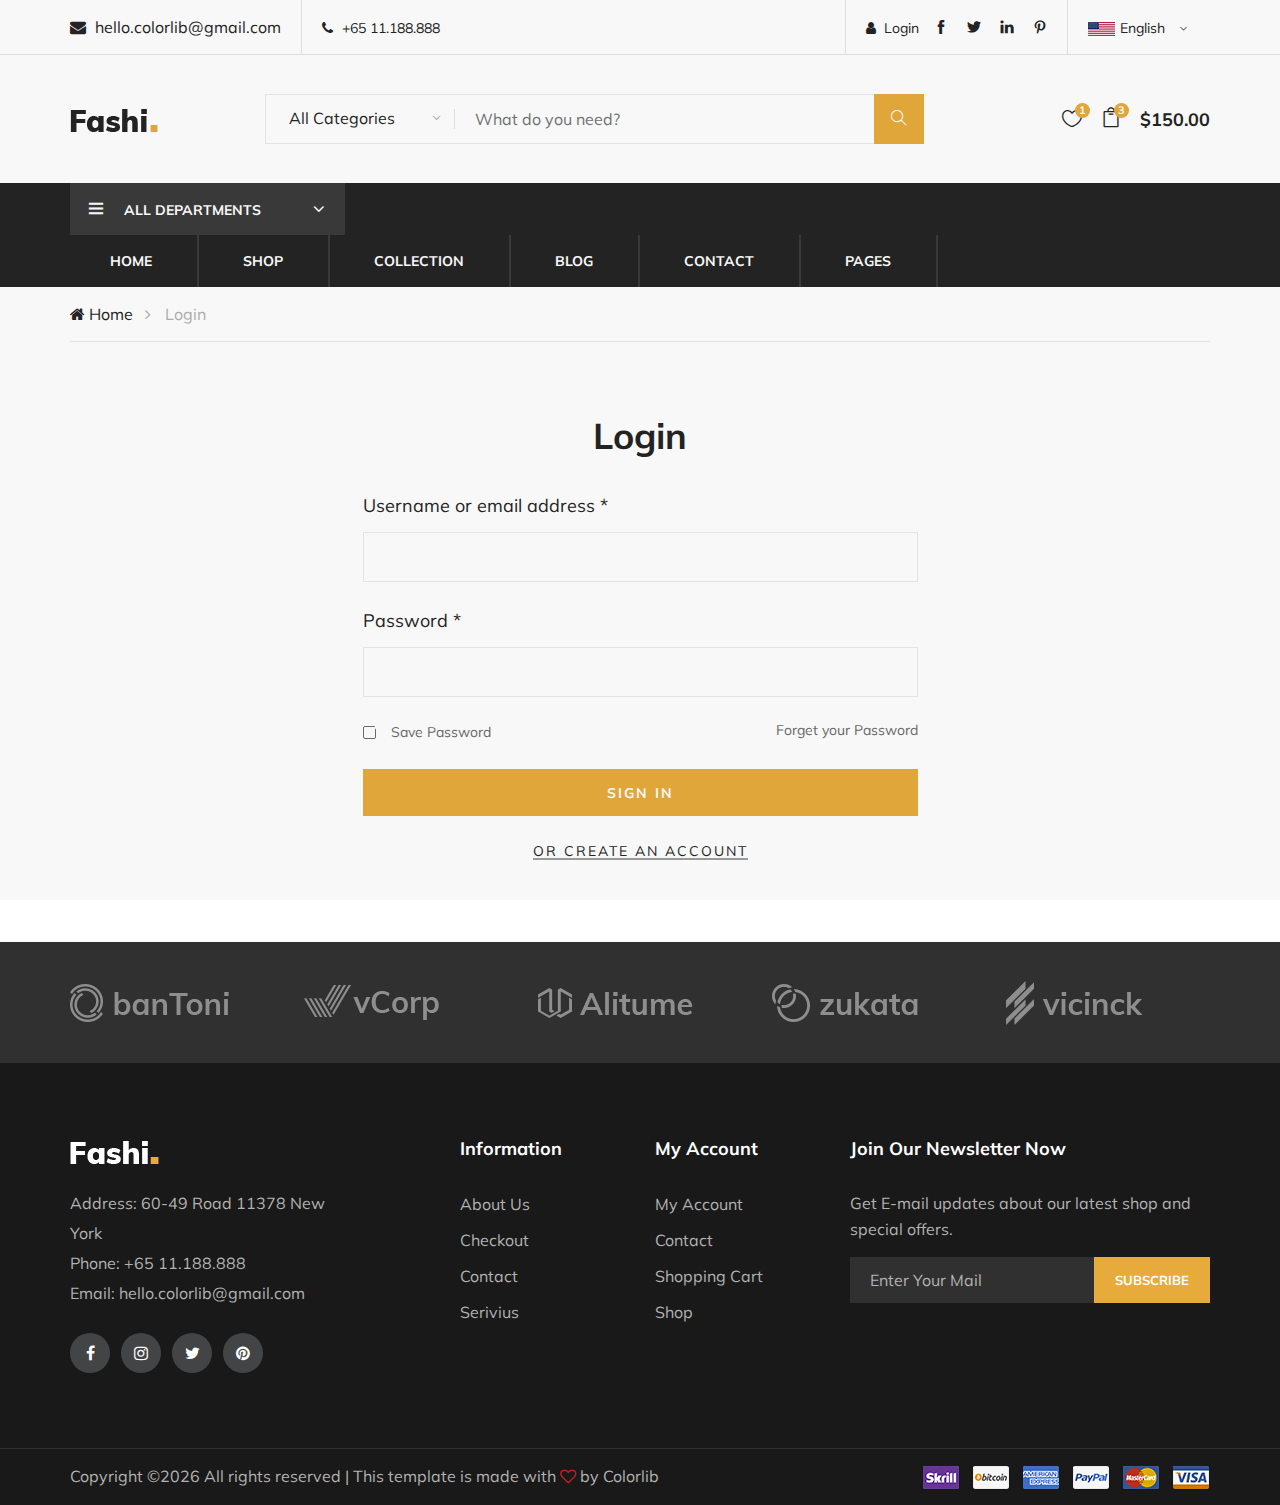
<file: login.html>
<!DOCTYPE html>
<html lang="zxx">

<head>
    <meta charset="UTF-8">
    <meta name="description" content="Fashi Template">
    <meta name="keywords" content="Fashi, unica, creative, html">
    <meta name="viewport" content="width=device-width, initial-scale=1.0">
    <meta http-equiv="X-UA-Compatible" content="ie=edge">
    <title>Fashi | Template</title>

    <!-- Google Font -->
    <link href="https://fonts.googleapis.com/css?family=Muli:300,400,500,600,700,800,900&display=swap" rel="stylesheet">

    <!-- Css Styles -->
    <link rel="stylesheet" href="css/bootstrap.min.css" type="text/css">
    <link rel="stylesheet" href="css/font-awesome.min.css" type="text/css">
    <link rel="stylesheet" href="css/themify-icons.css" type="text/css">
    <link rel="stylesheet" href="css/elegant-icons.css" type="text/css">
    <link rel="stylesheet" href="css/owl.carousel.min.css" type="text/css">
    <link rel="stylesheet" href="css/nice-select.css" type="text/css">
    <link rel="stylesheet" href="css/jquery-ui.min.css" type="text/css">
    <link rel="stylesheet" href="css/slicknav.min.css" type="text/css">
    <link rel="stylesheet" href="css/style.css" type="text/css">
</head>

<body>
    <!-- Page Preloder -->
    <div id="preloder">
        <div class="loader"></div>
    </div>

    <!-- Header Section Begin -->
    <header class="header-section">
        <div class="header-top">
            <div class="container">
                <div class="ht-left">
                    <div class="mail-service">
                        <i class=" fa fa-envelope"></i>
                        hello.colorlib@gmail.com
                    </div>
                    <div class="phone-service">
                        <i class=" fa fa-phone"></i>
                        +65 11.188.888
                    </div>
                </div>
                <div class="ht-right">
                    <a href="#" class="login-panel"><i class="fa fa-user"></i>Login</a>
                    <div class="lan-selector">
                        <select class="language_drop" name="countries" id="countries" style="width:300px;">
                            <option value='yt' data-image="img/flag-1.jpg" data-imagecss="flag yt"
                                data-title="English">English</option>
                            <option value='yu' data-image="img/flag-2.jpg" data-imagecss="flag yu"
                                data-title="Bangladesh">German </option>
                        </select>
                    </div>
                    <div class="top-social">
                        <a href="#"><i class="ti-facebook"></i></a>
                        <a href="#"><i class="ti-twitter-alt"></i></a>
                        <a href="#"><i class="ti-linkedin"></i></a>
                        <a href="#"><i class="ti-pinterest"></i></a>
                    </div>
                </div>
            </div>
        </div>
        <div class="container">
            <div class="inner-header">
                <div class="row">
                    <div class="col-lg-2 col-md-2">
                        <div class="logo">
                            <a href="./index.html">
                                <img src="img/logo.png" alt="">
                            </a>
                        </div>
                    </div>
                    <div class="col-lg-7 col-lg-7">
                        <div class="advanced-search">
                            <button type="button" class="category-btn">All Categories</button>
                            <form action="#" class="input-group">
                                <input type="text" placeholder="What do you need?">
                                <button type="button"><i class="ti-search"></i></button>
                            </form>
                        </div>
                    </div>
                    <div class="col-lg-3 text-right col-lg-3">
                        <ul class="nav-right">
                            <li class="heart-icon"><a href="#">
                                    <i class="icon_heart_alt"></i>
                                    <span>1</span>
                                </a>
                            </li>
                            <li class="cart-icon"><a href="#">
                                    <i class="icon_bag_alt"></i>
                                    <span>3</span>
                                </a>
                                <div class="cart-hover">
                                    <div class="select-items">
                                        <table>
                                            <tbody>
                                                <tr>
                                                    <td class="si-pic"><img src="img/select-product-1.jpg" alt=""></td>
                                                    <td class="si-text">
                                                        <div class="product-selected">
                                                            <p>$60.00 x 1</p>
                                                            <h6>Kabino Bedside Table</h6>
                                                        </div>
                                                    </td>
                                                    <td class="si-close">
                                                        <i class="ti-close"></i>
                                                    </td>
                                                </tr>
                                                <tr>
                                                    <td class="si-pic"><img src="img/select-product-2.jpg" alt=""></td>
                                                    <td class="si-text">
                                                        <div class="product-selected">
                                                            <p>$60.00 x 1</p>
                                                            <h6>Kabino Bedside Table</h6>
                                                        </div>
                                                    </td>
                                                    <td class="si-close">
                                                        <i class="ti-close"></i>
                                                    </td>
                                                </tr>
                                            </tbody>
                                        </table>
                                    </div>
                                    <div class="select-total">
                                        <span>total:</span>
                                        <h5>$120.00</h5>
                                    </div>
                                    <div class="select-button">
                                        <a href="#" class="primary-btn view-card">VIEW CARD</a>
                                        <a href="#" class="primary-btn checkout-btn">CHECK OUT</a>
                                    </div>
                                </div>
                            </li>
                            <li class="cart-price">$150.00</li>
                        </ul>
                    </div>
                </div>
            </div>
        </div>
        <div class="nav-item">
            <div class="container">
                <div class="nav-depart">
                    <div class="depart-btn">
                        <i class="ti-menu"></i>
                        <span>All departments</span>
                        <ul class="depart-hover">
                            <li class="active"><a href="#">Women’s Clothing</a></li>
                            <li><a href="#">Men’s Clothing</a></li>
                            <li><a href="#">Underwear</a></li>
                            <li><a href="#">Kid's Clothing</a></li>
                            <li><a href="#">Brand Fashion</a></li>
                            <li><a href="#">Accessories/Shoes</a></li>
                            <li><a href="#">Luxury Brands</a></li>
                            <li><a href="#">Brand Outdoor Apparel</a></li>
                        </ul>
                    </div>
                </div>
                <nav class="nav-menu mobile-menu">
                    <ul>
                        <li><a href="./index.html">Home</a></li>
                        <li><a href="./shop.html">Shop</a></li>
                        <li><a href="#">Collection</a>
                            <ul class="dropdown">
                                <li><a href="#">Men's</a></li>
                                <li><a href="#">Women's</a></li>
                                <li><a href="#">Kid's</a></li>
                            </ul>
                        </li>
                        <li><a href="./blog.html">Blog</a></li>
                        <li><a href="./contact.html">Contact</a></li>
                        <li><a href="#">Pages</a>
                            <ul class="dropdown">
                                <li><a href="./blog-details.html">Blog Details</a></li>
                                <li><a href="./shopping-cart.html">Shopping Cart</a></li>
                                <li><a href="./check-out.html">Checkout</a></li>
                                <li><a href="./faq.html">Faq</a></li>
                                <li><a href="./register.html">Register</a></li>
                                <li><a href="./login.html">Login</a></li>
                            </ul>
                        </li>
                    </ul>
                </nav>
                <div id="mobile-menu-wrap"></div>
            </div>
        </div>
    </header>
    <!-- Header End -->

    <!-- Breadcrumb Section Begin -->
    <div class="breacrumb-section">
        <div class="container">
            <div class="row">
                <div class="col-lg-12">
                    <div class="breadcrumb-text">
                        <a href="#"><i class="fa fa-home"></i> Home</a>
                        <span>Login</span>
                    </div>
                </div>
            </div>
        </div>
    </div>
    <!-- Breadcrumb Form Section Begin -->

    <!-- Register Section Begin -->
    <div class="register-login-section spad">
        <div class="container">
            <div class="row">
                <div class="col-lg-6 offset-lg-3">
                    <div class="login-form">
                        <h2>Login</h2>
                        <form action="#">
                            <div class="group-input">
                                <label for="username">Username or email address *</label>
                                <input type="text" id="username">
                            </div>
                            <div class="group-input">
                                <label for="pass">Password *</label>
                                <input type="text" id="pass">
                            </div>
                            <div class="group-input gi-check">
                                <div class="gi-more">
                                    <label for="save-pass">
                                        Save Password
                                        <input type="checkbox" id="save-pass">
                                        <span class="checkmark"></span>
                                    </label>
                                    <a href="#" class="forget-pass">Forget your Password</a>
                                </div>
                            </div>
                            <button type="submit" class="site-btn login-btn">Sign In</button>
                        </form>
                        <div class="switch-login">
                            <a href="./register.html" class="or-login">Or Create An Account</a>
                        </div>
                    </div>
                </div>
            </div>
        </div>
    </div>
    <!-- Register Form Section End -->

    <!-- Partner Logo Section Begin -->
    <div class="partner-logo">
        <div class="container">
            <div class="logo-carousel owl-carousel">
                <div class="logo-item">
                    <div class="tablecell-inner">
                        <img src="img/logo-carousel/logo-1.png" alt="">
                    </div>
                </div>
                <div class="logo-item">
                    <div class="tablecell-inner">
                        <img src="img/logo-carousel/logo-2.png" alt="">
                    </div>
                </div>
                <div class="logo-item">
                    <div class="tablecell-inner">
                        <img src="img/logo-carousel/logo-3.png" alt="">
                    </div>
                </div>
                <div class="logo-item">
                    <div class="tablecell-inner">
                        <img src="img/logo-carousel/logo-4.png" alt="">
                    </div>
                </div>
                <div class="logo-item">
                    <div class="tablecell-inner">
                        <img src="img/logo-carousel/logo-5.png" alt="">
                    </div>
                </div>
            </div>
        </div>
    </div>
    <!-- Partner Logo Section End -->

    <!-- Footer Section Begin -->
    <footer class="footer-section">
        <div class="container">
            <div class="row">
                <div class="col-lg-3">
                    <div class="footer-left">
                        <div class="footer-logo">
                            <a href="#"><img src="img/footer-logo.png" alt=""></a>
                        </div>
                        <ul>
                            <li>Address: 60-49 Road 11378 New York</li>
                            <li>Phone: +65 11.188.888</li>
                            <li>Email: hello.colorlib@gmail.com</li>
                        </ul>
                        <div class="footer-social">
                            <a href="#"><i class="fa fa-facebook"></i></a>
                            <a href="#"><i class="fa fa-instagram"></i></a>
                            <a href="#"><i class="fa fa-twitter"></i></a>
                            <a href="#"><i class="fa fa-pinterest"></i></a>
                        </div>
                    </div>
                </div>
                <div class="col-lg-2 offset-lg-1">
                    <div class="footer-widget">
                        <h5>Information</h5>
                        <ul>
                            <li><a href="#">About Us</a></li>
                            <li><a href="#">Checkout</a></li>
                            <li><a href="#">Contact</a></li>
                            <li><a href="#">Serivius</a></li>
                        </ul>
                    </div>
                </div>
                <div class="col-lg-2">
                    <div class="footer-widget">
                        <h5>My Account</h5>
                        <ul>
                            <li><a href="#">My Account</a></li>
                            <li><a href="#">Contact</a></li>
                            <li><a href="#">Shopping Cart</a></li>
                            <li><a href="#">Shop</a></li>
                        </ul>
                    </div>
                </div>
                <div class="col-lg-4">
                    <div class="newslatter-item">
                        <h5>Join Our Newsletter Now</h5>
                        <p>Get E-mail updates about our latest shop and special offers.</p>
                        <form action="#" class="subscribe-form">
                            <input type="text" placeholder="Enter Your Mail">
                            <button type="button">Subscribe</button>
                        </form>
                    </div>
                </div>
            </div>
        </div>
        <div class="copyright-reserved">
            <div class="container">
                <div class="row">
                    <div class="col-lg-12">
                        <div class="copyright-text">
                            <!-- Link back to Colorlib can't be removed. Template is licensed under CC BY 3.0. -->
Copyright &copy;<script>document.write(new Date().getFullYear());</script> All rights reserved | This template is made with <i class="fa fa-heart-o" aria-hidden="true"></i> by <a href="https://colorlib.com" target="_blank">Colorlib</a>
<!-- Link back to Colorlib can't be removed. Template is licensed under CC BY 3.0. -->
                        </div>
                        <div class="payment-pic">
                            <img src="img/payment-method.png" alt="">
                        </div>
                    </div>
                </div>
            </div>
        </div>
    </footer>
    <!-- Footer Section End -->

    <!-- Js Plugins -->
    <script src="js/jquery-3.3.1.min.js"></script>
    <script src="js/bootstrap.min.js"></script>
    <script src="js/jquery-ui.min.js"></script>
    <script src="js/jquery.countdown.min.js"></script>
    <script src="js/jquery.nice-select.min.js"></script>
    <script src="js/jquery.zoom.min.js"></script>
    <script src="js/jquery.dd.min.js"></script>
    <script src="js/jquery.slicknav.js"></script>
    <script src="js/owl.carousel.min.js"></script>
    <script src="js/main.js"></script>
</body>

</html>
</file>
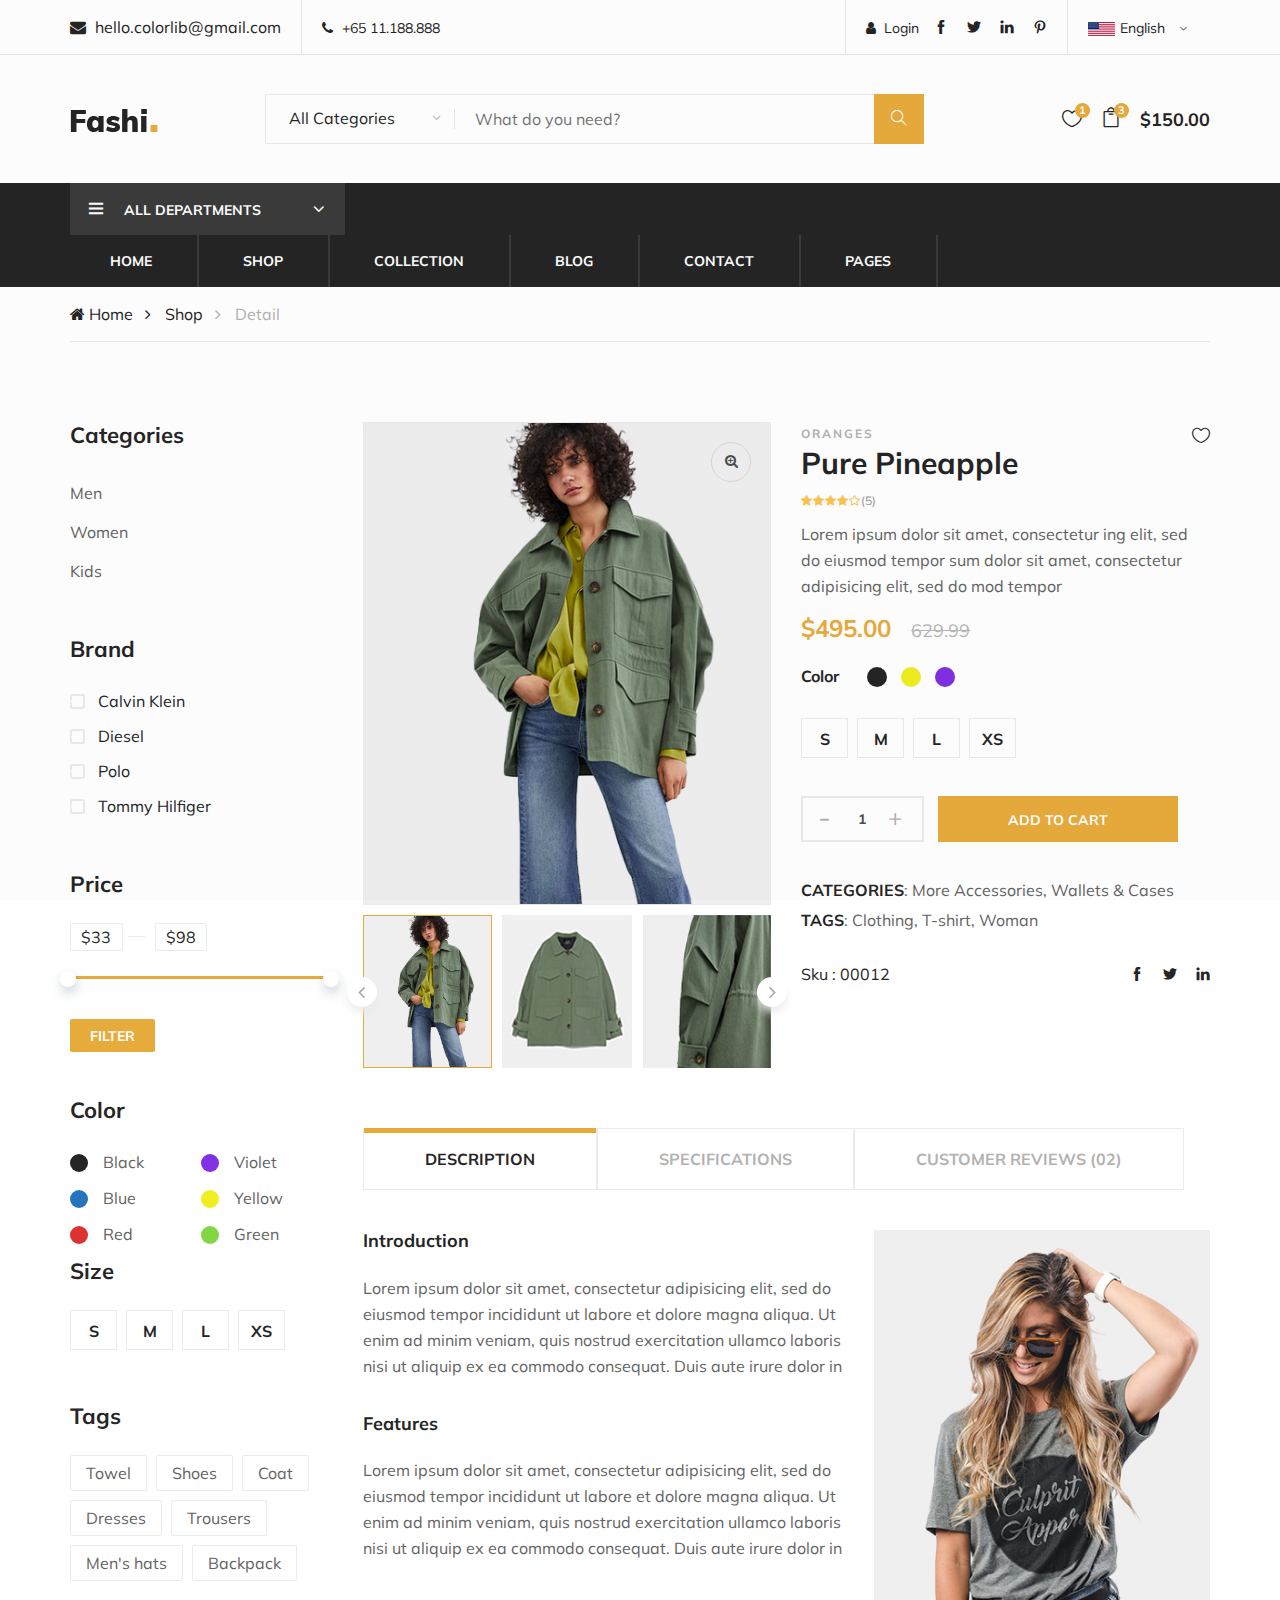
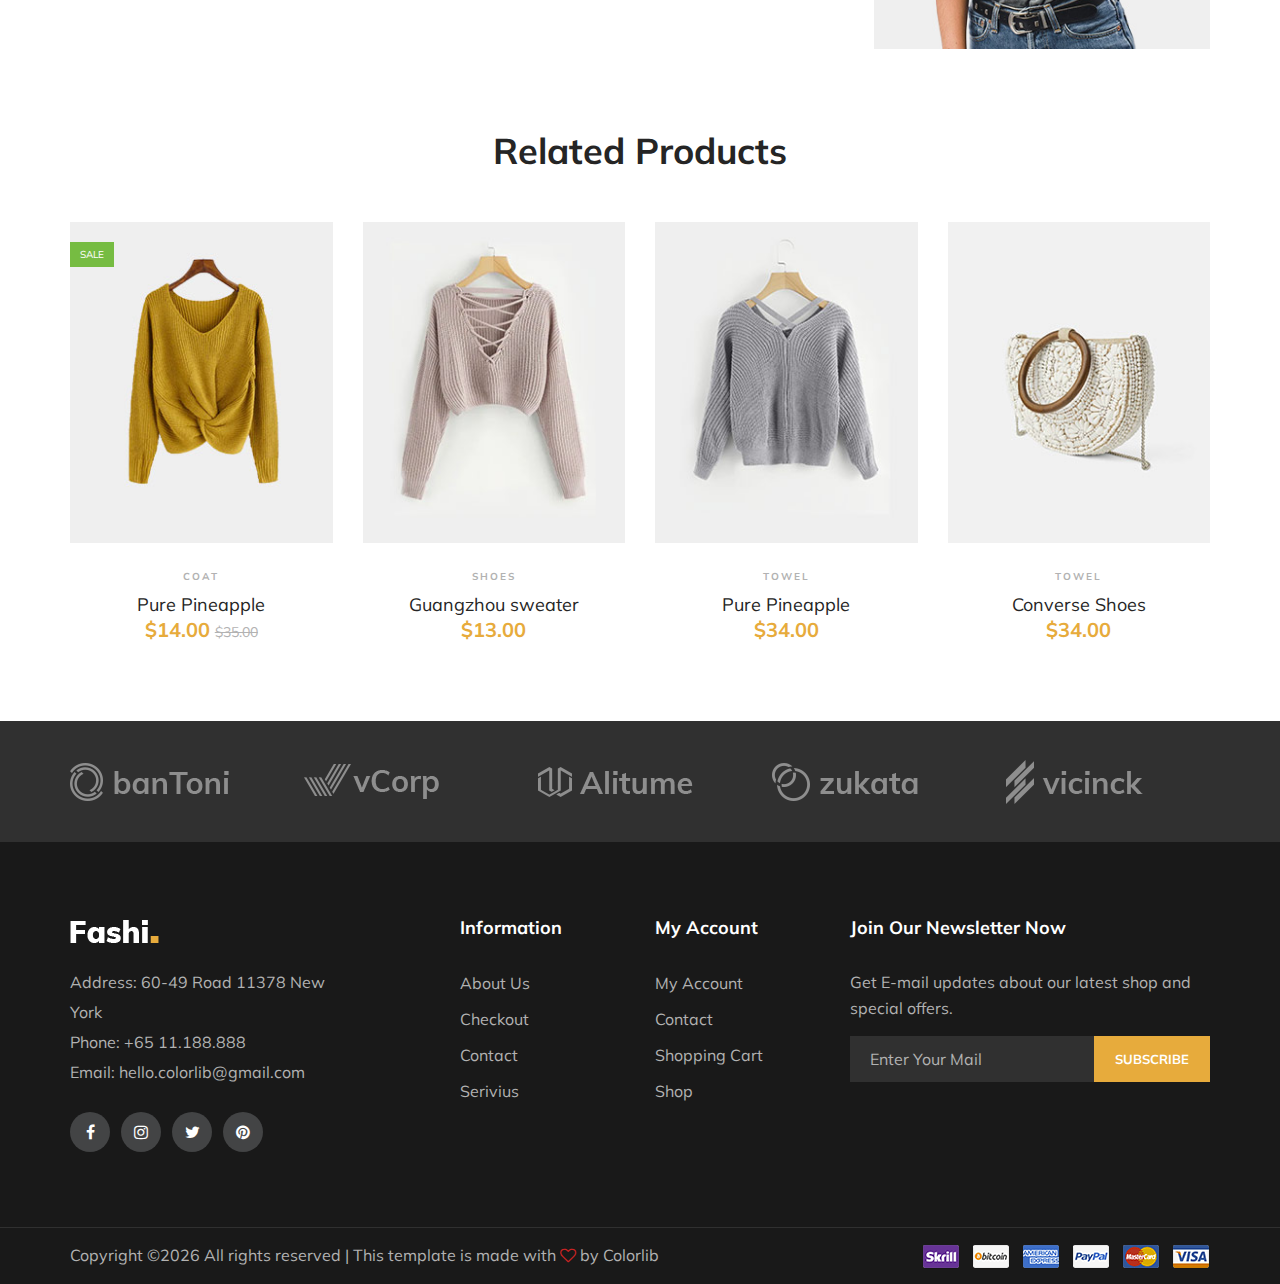
<file: product.html>
<!DOCTYPE html>
<html lang="zxx">

<head>
    <meta charset="UTF-8">
    <meta name="description" content="Fashi Template">
    <meta name="keywords" content="Fashi, unica, creative, html">
    <meta name="viewport" content="width=device-width, initial-scale=1.0">
    <meta http-equiv="X-UA-Compatible" content="ie=edge">
    <title>Fashi | Template</title>

    <!-- Google Font -->
    <link href="https://fonts.googleapis.com/css?family=Muli:300,400,500,600,700,800,900&display=swap" rel="stylesheet">

    <!-- Css Styles -->
    <link rel="stylesheet" href="css/bootstrap.min.css" type="text/css">
    <link rel="stylesheet" href="css/font-awesome.min.css" type="text/css">
    <link rel="stylesheet" href="css/themify-icons.css" type="text/css">
    <link rel="stylesheet" href="css/elegant-icons.css" type="text/css">
    <link rel="stylesheet" href="css/owl.carousel.min.css" type="text/css">
    <link rel="stylesheet" href="css/nice-select.css" type="text/css">
    <link rel="stylesheet" href="css/jquery-ui.min.css" type="text/css">
    <link rel="stylesheet" href="css/slicknav.min.css" type="text/css">
    <link rel="stylesheet" href="css/style.css" type="text/css">
</head>

<body>
    <!-- Page Preloder -->
    <div id="preloder">
        <div class="loader"></div>
    </div>

    <!-- Header Section Begin -->
    <header class="header-section">
        <div class="header-top">
            <div class="container">
                <div class="ht-left">
                    <div class="mail-service">
                        <i class=" fa fa-envelope"></i>
                        hello.colorlib@gmail.com
                    </div>
                    <div class="phone-service">
                        <i class=" fa fa-phone"></i>
                        +65 11.188.888
                    </div>
                </div>
                <div class="ht-right">
                    <a href="#" class="login-panel"><i class="fa fa-user"></i>Login</a>
                    <div class="lan-selector">
                        <select class="language_drop" name="countries" id="countries" style="width:300px;">
                            <option value='yt' data-image="img/flag-1.jpg" data-imagecss="flag yt"
                                data-title="English">English</option>
                            <option value='yu' data-image="img/flag-2.jpg" data-imagecss="flag yu"
                                data-title="Bangladesh">German </option>
                        </select>
                    </div>
                    <div class="top-social">
                        <a href="#"><i class="ti-facebook"></i></a>
                        <a href="#"><i class="ti-twitter-alt"></i></a>
                        <a href="#"><i class="ti-linkedin"></i></a>
                        <a href="#"><i class="ti-pinterest"></i></a>
                    </div>
                </div>
            </div>
        </div>
        <div class="container">
            <div class="inner-header">
                <div class="row">
                    <div class="col-lg-2 col-md-2">
                        <div class="logo">
                            <a href="./index.html">
                                <img src="img/logo.png" alt="">
                            </a>
                        </div>
                    </div>
                    <div class="col-lg-7 col-md-7">
                        <div class="advanced-search">
                            <button type="button" class="category-btn">All Categories</button>
                            <form action="#" class="input-group">
                                <input type="text" placeholder="What do you need?">
                                <button type="button"><i class="ti-search"></i></button>
                            </form>
                        </div>
                    </div>
                    <div class="col-lg-3 text-right col-md-3">
                        <ul class="nav-right">
                            <li class="heart-icon"><a href="#">
                                    <i class="icon_heart_alt"></i>
                                    <span>1</span>
                                </a>
                            </li>
                            <li class="cart-icon"><a href="#">
                                    <i class="icon_bag_alt"></i>
                                    <span>3</span>
                                </a>
                                <div class="cart-hover">
                                    <div class="select-items">
                                        <table>
                                            <tbody>
                                                <tr>
                                                    <td class="si-pic"><img src="img/select-product-1.jpg" alt=""></td>
                                                    <td class="si-text">
                                                        <div class="product-selected">
                                                            <p>$60.00 x 1</p>
                                                            <h6>Kabino Bedside Table</h6>
                                                        </div>
                                                    </td>
                                                    <td class="si-close">
                                                        <i class="ti-close"></i>
                                                    </td>
                                                </tr>
                                                <tr>
                                                    <td class="si-pic"><img src="img/select-product-2.jpg" alt=""></td>
                                                    <td class="si-text">
                                                        <div class="product-selected">
                                                            <p>$60.00 x 1</p>
                                                            <h6>Kabino Bedside Table</h6>
                                                        </div>
                                                    </td>
                                                    <td class="si-close">
                                                        <i class="ti-close"></i>
                                                    </td>
                                                </tr>
                                            </tbody>
                                        </table>
                                    </div>
                                    <div class="select-total">
                                        <span>total:</span>
                                        <h5>$120.00</h5>
                                    </div>
                                    <div class="select-button">
                                        <a href="#" class="primary-btn view-card">VIEW CARD</a>
                                        <a href="#" class="primary-btn checkout-btn">CHECK OUT</a>
                                    </div>
                                </div>
                            </li>
                            <li class="cart-price">$150.00</li>
                        </ul>
                    </div>
                </div>
            </div>
        </div>
        <div class="nav-item">
            <div class="container">
                <div class="nav-depart">
                    <div class="depart-btn">
                        <i class="ti-menu"></i>
                        <span>All departments</span>
                        <ul class="depart-hover">
                            <li class="active"><a href="#">Women’s Clothing</a></li>
                            <li><a href="#">Men’s Clothing</a></li>
                            <li><a href="#">Underwear</a></li>
                            <li><a href="#">Kid's Clothing</a></li>
                            <li><a href="#">Brand Fashion</a></li>
                            <li><a href="#">Accessories/Shoes</a></li>
                            <li><a href="#">Luxury Brands</a></li>
                            <li><a href="#">Brand Outdoor Apparel</a></li>
                        </ul>
                    </div>
                </div>
                <nav class="nav-menu mobile-menu">
                    <ul>
                        <li><a href="./index.html">Home</a></li>
                        <li><a href="./shop.html">Shop</a></li>
                        <li><a href="#">Collection</a>
                            <ul class="dropdown">
                                <li><a href="#">Men's</a></li>
                                <li><a href="#">Women's</a></li>
                                <li><a href="#">Kid's</a></li>
                            </ul>
                        </li>
                        <li><a href="./blog.html">Blog</a></li>
                        <li><a href="./contact.html">Contact</a></li>
                        <li><a href="#">Pages</a>
                            <ul class="dropdown">
                                <li><a href="./blog-details.html">Blog Details</a></li>
                                <li><a href="./shopping-cart.html">Shopping Cart</a></li>
                                <li><a href="./check-out.html">Checkout</a></li>
                                <li><a href="./faq.html">Faq</a></li>
                                <li><a href="./register.html">Register</a></li>
                                <li><a href="./login.html">Login</a></li>
                            </ul>
                        </li>
                    </ul>
                </nav>
                <div id="mobile-menu-wrap"></div>
            </div>
        </div>
    </header>
    <!-- Header End -->

    <!-- Breadcrumb Section Begin -->
    <div class="breacrumb-section">
        <div class="container">
            <div class="row">
                <div class="col-lg-12">
                    <div class="breadcrumb-text product-more">
                        <a href="./home.html"><i class="fa fa-home"></i> Home</a>
                        <a href="./shop.html">Shop</a>
                        <span>Detail</span>
                    </div>
                </div>
            </div>
        </div>
    </div>
    <!-- Breadcrumb Section Begin -->

    <!-- Product Shop Section Begin -->
    <section class="product-shop spad page-details">
        <div class="container">
            <div class="row">
                <div class="col-lg-3">
                    <div class="filter-widget">
                        <h4 class="fw-title">Categories</h4>
                        <ul class="filter-catagories">
                            <li><a href="#">Men</a></li>
                            <li><a href="#">Women</a></li>
                            <li><a href="#">Kids</a></li>
                        </ul>
                    </div>
                    <div class="filter-widget">
                        <h4 class="fw-title">Brand</h4>
                        <div class="fw-brand-check">
                            <div class="bc-item">
                                <label for="bc-calvin">
                                    Calvin Klein
                                    <input type="checkbox" id="bc-calvin">
                                    <span class="checkmark"></span>
                                </label>
                            </div>
                            <div class="bc-item">
                                <label for="bc-diesel">
                                    Diesel
                                    <input type="checkbox" id="bc-diesel">
                                    <span class="checkmark"></span>
                                </label>
                            </div>
                            <div class="bc-item">
                                <label for="bc-polo">
                                    Polo
                                    <input type="checkbox" id="bc-polo">
                                    <span class="checkmark"></span>
                                </label>
                            </div>
                            <div class="bc-item">
                                <label for="bc-tommy">
                                    Tommy Hilfiger
                                    <input type="checkbox" id="bc-tommy">
                                    <span class="checkmark"></span>
                                </label>
                            </div>
                        </div>
                    </div>
                    <div class="filter-widget">
                        <h4 class="fw-title">Price</h4>
                        <div class="filter-range-wrap">
                            <div class="range-slider">
                                <div class="price-input">
                                    <input type="text" id="minamount">
                                    <input type="text" id="maxamount">
                                </div>
                            </div>
                            <div class="price-range ui-slider ui-corner-all ui-slider-horizontal ui-widget ui-widget-content"
                                data-min="33" data-max="98">
                                <div class="ui-slider-range ui-corner-all ui-widget-header"></div>
                                <span tabindex="0" class="ui-slider-handle ui-corner-all ui-state-default"></span>
                                <span tabindex="0" class="ui-slider-handle ui-corner-all ui-state-default"></span>
                            </div>
                        </div>
                        <a href="#" class="filter-btn">Filter</a>
                    </div>
                    <div class="filter-widget">
                        <h4 class="fw-title">Color</h4>
                        <div class="fw-color-choose">
                            <div class="cs-item">
                                <input type="radio" id="cs-black">
                                <label class="cs-black" for="cs-black">Black</label>
                            </div>
                            <div class="cs-item">
                                <input type="radio" id="cs-violet">
                                <label class="cs-violet" for="cs-violet">Violet</label>
                            </div>
                            <div class="cs-item">
                                <input type="radio" id="cs-blue">
                                <label class="cs-blue" for="cs-blue">Blue</label>
                            </div>
                            <div class="cs-item">
                                <input type="radio" id="cs-yellow">
                                <label class="cs-yellow" for="cs-yellow">Yellow</label>
                            </div>
                            <div class="cs-item">
                                <input type="radio" id="cs-red">
                                <label class="cs-red" for="cs-red">Red</label>
                            </div>
                            <div class="cs-item">
                                <input type="radio" id="cs-green">
                                <label class="cs-green" for="cs-green">Green</label>
                            </div>
                        </div>
                    </div>
                    <div class="filter-widget">
                        <h4 class="fw-title">Size</h4>
                        <div class="fw-size-choose">
                            <div class="sc-item">
                                <input type="radio" id="s-size">
                                <label for="s-size">s</label>
                            </div>
                            <div class="sc-item">
                                <input type="radio" id="m-size">
                                <label for="m-size">m</label>
                            </div>
                            <div class="sc-item">
                                <input type="radio" id="l-size">
                                <label for="l-size">l</label>
                            </div>
                            <div class="sc-item">
                                <input type="radio" id="xs-size">
                                <label for="xs-size">xs</label>
                            </div>
                        </div>
                    </div>
                    <div class="filter-widget">
                        <h4 class="fw-title">Tags</h4>
                        <div class="fw-tags">
                            <a href="#">Towel</a>
                            <a href="#">Shoes</a>
                            <a href="#">Coat</a>
                            <a href="#">Dresses</a>
                            <a href="#">Trousers</a>
                            <a href="#">Men's hats</a>
                            <a href="#">Backpack</a>
                        </div>
                    </div>
                </div>
                <div class="col-lg-9">
                    <div class="row">
                        <div class="col-lg-6">
                            <div class="product-pic-zoom">
                                <img class="product-big-img" src="img/product-single/product-1.jpg" alt="">
                                <div class="zoom-icon">
                                    <i class="fa fa-search-plus"></i>
                                </div>
                            </div>
                            <div class="product-thumbs">
                                <div class="product-thumbs-track ps-slider owl-carousel">
                                    <div class="pt active" data-imgbigurl="img/product-single/product-1.jpg"><img
                                            src="img/product-single/product-1.jpg" alt=""></div>
                                    <div class="pt" data-imgbigurl="img/product-single/product-2.jpg"><img
                                            src="img/product-single/product-2.jpg" alt=""></div>
                                    <div class="pt" data-imgbigurl="img/product-single/product-3.jpg"><img
                                            src="img/product-single/product-3.jpg" alt=""></div>
                                    <div class="pt" data-imgbigurl="img/product-single/product-3.jpg"><img
                                            src="img/product-single/product-3.jpg" alt=""></div>
                                </div>
                            </div>
                        </div>
                        <div class="col-lg-6">
                            <div class="product-details">
                                <div class="pd-title">
                                    <span>oranges</span>
                                    <h3>Pure Pineapple</h3>
                                    <a href="#" class="heart-icon"><i class="icon_heart_alt"></i></a>
                                </div>
                                <div class="pd-rating">
                                    <i class="fa fa-star"></i>
                                    <i class="fa fa-star"></i>
                                    <i class="fa fa-star"></i>
                                    <i class="fa fa-star"></i>
                                    <i class="fa fa-star-o"></i>
                                    <span>(5)</span>
                                </div>
                                <div class="pd-desc">
                                    <p>Lorem ipsum dolor sit amet, consectetur ing elit, sed do eiusmod tempor sum dolor
                                        sit amet, consectetur adipisicing elit, sed do mod tempor</p>
                                    <h4>$495.00 <span>629.99</span></h4>
                                </div>
                                <div class="pd-color">
                                    <h6>Color</h6>
                                    <div class="pd-color-choose">
                                        <div class="cc-item">
                                            <input type="radio" id="cc-black">
                                            <label for="cc-black"></label>
                                        </div>
                                        <div class="cc-item">
                                            <input type="radio" id="cc-yellow">
                                            <label for="cc-yellow" class="cc-yellow"></label>
                                        </div>
                                        <div class="cc-item">
                                            <input type="radio" id="cc-violet">
                                            <label for="cc-violet" class="cc-violet"></label>
                                        </div>
                                    </div>
                                </div>
                                <div class="pd-size-choose">
                                    <div class="sc-item">
                                        <input type="radio" id="sm-size">
                                        <label for="sm-size">s</label>
                                    </div>
                                    <div class="sc-item">
                                        <input type="radio" id="md-size">
                                        <label for="md-size">m</label>
                                    </div>
                                    <div class="sc-item">
                                        <input type="radio" id="lg-size">
                                        <label for="lg-size">l</label>
                                    </div>
                                    <div class="sc-item">
                                        <input type="radio" id="xl-size">
                                        <label for="xl-size">xs</label>
                                    </div>
                                </div>
                                <div class="quantity">
                                    <div class="pro-qty">
                                        <input type="text" value="1">
                                    </div>
                                    <a href="#" class="primary-btn pd-cart">Add To Cart</a>
                                </div>
                                <ul class="pd-tags">
                                    <li><span>CATEGORIES</span>: More Accessories, Wallets & Cases</li>
                                    <li><span>TAGS</span>: Clothing, T-shirt, Woman</li>
                                </ul>
                                <div class="pd-share">
                                    <div class="p-code">Sku : 00012</div>
                                    <div class="pd-social">
                                        <a href="#"><i class="ti-facebook"></i></a>
                                        <a href="#"><i class="ti-twitter-alt"></i></a>
                                        <a href="#"><i class="ti-linkedin"></i></a>
                                    </div>
                                </div>
                            </div>
                        </div>
                    </div>
                    <div class="product-tab">
                        <div class="tab-item">
                            <ul class="nav" role="tablist">
                                <li>
                                    <a class="active" data-toggle="tab" href="#tab-1" role="tab">DESCRIPTION</a>
                                </li>
                                <li>
                                    <a data-toggle="tab" href="#tab-2" role="tab">SPECIFICATIONS</a>
                                </li>
                                <li>
                                    <a data-toggle="tab" href="#tab-3" role="tab">Customer Reviews (02)</a>
                                </li>
                            </ul>
                        </div>
                        <div class="tab-item-content">
                            <div class="tab-content">
                                <div class="tab-pane fade-in active" id="tab-1" role="tabpanel">
                                    <div class="product-content">
                                        <div class="row">
                                            <div class="col-lg-7">
                                                <h5>Introduction</h5>
                                                <p>Lorem ipsum dolor sit amet, consectetur adipisicing elit, sed do
                                                    eiusmod tempor incididunt ut labore et dolore magna aliqua. Ut enim
                                                    ad minim veniam, quis nostrud exercitation ullamco laboris nisi ut
                                                    aliquip ex ea commodo consequat. Duis aute irure dolor in </p>
                                                <h5>Features</h5>
                                                <p>Lorem ipsum dolor sit amet, consectetur adipisicing elit, sed do
                                                    eiusmod tempor incididunt ut labore et dolore magna aliqua. Ut enim
                                                    ad minim veniam, quis nostrud exercitation ullamco laboris nisi ut
                                                    aliquip ex ea commodo consequat. Duis aute irure dolor in </p>
                                            </div>
                                            <div class="col-lg-5">
                                                <img src="img/product-single/tab-desc.jpg" alt="">
                                            </div>
                                        </div>
                                    </div>
                                </div>
                                <div class="tab-pane fade" id="tab-2" role="tabpanel">
                                    <div class="specification-table">
                                        <table>
                                            <tr>
                                                <td class="p-catagory">Customer Rating</td>
                                                <td>
                                                    <div class="pd-rating">
                                                        <i class="fa fa-star"></i>
                                                        <i class="fa fa-star"></i>
                                                        <i class="fa fa-star"></i>
                                                        <i class="fa fa-star"></i>
                                                        <i class="fa fa-star-o"></i>
                                                        <span>(5)</span>
                                                    </div>
                                                </td>
                                            </tr>
                                            <tr>
                                                <td class="p-catagory">Price</td>
                                                <td>
                                                    <div class="p-price">$495.00</div>
                                                </td>
                                            </tr>
                                            <tr>
                                                <td class="p-catagory">Add To Cart</td>
                                                <td>
                                                    <div class="cart-add">+ add to cart</div>
                                                </td>
                                            </tr>
                                            <tr>
                                                <td class="p-catagory">Availability</td>
                                                <td>
                                                    <div class="p-stock">22 in stock</div>
                                                </td>
                                            </tr>
                                            <tr>
                                                <td class="p-catagory">Weight</td>
                                                <td>
                                                    <div class="p-weight">1,3kg</div>
                                                </td>
                                            </tr>
                                            <tr>
                                                <td class="p-catagory">Size</td>
                                                <td>
                                                    <div class="p-size">Xxl</div>
                                                </td>
                                            </tr>
                                            <tr>
                                                <td class="p-catagory">Color</td>
                                                <td><span class="cs-color"></span></td>
                                            </tr>
                                            <tr>
                                                <td class="p-catagory">Sku</td>
                                                <td>
                                                    <div class="p-code">00012</div>
                                                </td>
                                            </tr>
                                        </table>
                                    </div>
                                </div>
                                <div class="tab-pane fade" id="tab-3" role="tabpanel">
                                    <div class="customer-review-option">
                                        <h4>2 Comments</h4>
                                        <div class="comment-option">
                                            <div class="co-item">
                                                <div class="avatar-pic">
                                                    <img src="img/product-single/avatar-1.png" alt="">
                                                </div>
                                                <div class="avatar-text">
                                                    <div class="at-rating">
                                                        <i class="fa fa-star"></i>
                                                        <i class="fa fa-star"></i>
                                                        <i class="fa fa-star"></i>
                                                        <i class="fa fa-star"></i>
                                                        <i class="fa fa-star-o"></i>
                                                    </div>
                                                    <h5>Brandon Kelley <span>27 Aug 2019</span></h5>
                                                    <div class="at-reply">Nice !</div>
                                                </div>
                                            </div>
                                            <div class="co-item">
                                                <div class="avatar-pic">
                                                    <img src="img/product-single/avatar-2.png" alt="">
                                                </div>
                                                <div class="avatar-text">
                                                    <div class="at-rating">
                                                        <i class="fa fa-star"></i>
                                                        <i class="fa fa-star"></i>
                                                        <i class="fa fa-star"></i>
                                                        <i class="fa fa-star"></i>
                                                        <i class="fa fa-star-o"></i>
                                                    </div>
                                                    <h5>Roy Banks <span>27 Aug 2019</span></h5>
                                                    <div class="at-reply">Nice !</div>
                                                </div>
                                            </div>
                                        </div>
                                        <div class="personal-rating">
                                            <h6>Your Ratind</h6>
                                            <div class="rating">
                                                <i class="fa fa-star"></i>
                                                <i class="fa fa-star"></i>
                                                <i class="fa fa-star"></i>
                                                <i class="fa fa-star"></i>
                                                <i class="fa fa-star-o"></i>
                                            </div>
                                        </div>
                                        <div class="leave-comment">
                                            <h4>Leave A Comment</h4>
                                            <form action="#" class="comment-form">
                                                <div class="row">
                                                    <div class="col-lg-6">
                                                        <input type="text" placeholder="Name">
                                                    </div>
                                                    <div class="col-lg-6">
                                                        <input type="text" placeholder="Email">
                                                    </div>
                                                    <div class="col-lg-12">
                                                        <textarea placeholder="Messages"></textarea>
                                                        <button type="submit" class="site-btn">Send message</button>
                                                    </div>
                                                </div>
                                            </form>
                                        </div>
                                    </div>
                                </div>
                            </div>
                        </div>
                    </div>
                </div>
            </div>
        </div>
    </section>
    <!-- Product Shop Section End -->

    <!-- Related Products Section End -->
    <div class="related-products spad">
        <div class="container">
            <div class="row">
                <div class="col-lg-12">
                    <div class="section-title">
                        <h2>Related Products</h2>
                    </div>
                </div>
            </div>
            <div class="row">
                <div class="col-lg-3 col-sm-6">
                    <div class="product-item">
                        <div class="pi-pic">
                            <img src="img/products/women-1.jpg" alt="">
                            <div class="sale">Sale</div>
                            <div class="icon">
                                <i class="icon_heart_alt"></i>
                            </div>
                            <ul>
                                <li class="w-icon active"><a href="#"><i class="icon_bag_alt"></i></a></li>
                                <li class="quick-view"><a href="#">+ Quick View</a></li>
                                <li class="w-icon"><a href="#"><i class="fa fa-random"></i></a></li>
                            </ul>
                        </div>
                        <div class="pi-text">
                            <div class="catagory-name">Coat</div>
                            <a href="#">
                                <h5>Pure Pineapple</h5>
                            </a>
                            <div class="product-price">
                                $14.00
                                <span>$35.00</span>
                            </div>
                        </div>
                    </div>
                </div>
                <div class="col-lg-3 col-sm-6">
                    <div class="product-item">
                        <div class="pi-pic">
                            <img src="img/products/women-2.jpg" alt="">
                            <div class="icon">
                                <i class="icon_heart_alt"></i>
                            </div>
                            <ul>
                                <li class="w-icon active"><a href="#"><i class="icon_bag_alt"></i></a></li>
                                <li class="quick-view"><a href="#">+ Quick View</a></li>
                                <li class="w-icon"><a href="#"><i class="fa fa-random"></i></a></li>
                            </ul>
                        </div>
                        <div class="pi-text">
                            <div class="catagory-name">Shoes</div>
                            <a href="#">
                                <h5>Guangzhou sweater</h5>
                            </a>
                            <div class="product-price">
                                $13.00
                            </div>
                        </div>
                    </div>
                </div>
                <div class="col-lg-3 col-sm-6">
                    <div class="product-item">
                        <div class="pi-pic">
                            <img src="img/products/women-3.jpg" alt="">
                            <div class="icon">
                                <i class="icon_heart_alt"></i>
                            </div>
                            <ul>
                                <li class="w-icon active"><a href="#"><i class="icon_bag_alt"></i></a></li>
                                <li class="quick-view"><a href="#">+ Quick View</a></li>
                                <li class="w-icon"><a href="#"><i class="fa fa-random"></i></a></li>
                            </ul>
                        </div>
                        <div class="pi-text">
                            <div class="catagory-name">Towel</div>
                            <a href="#">
                                <h5>Pure Pineapple</h5>
                            </a>
                            <div class="product-price">
                                $34.00
                            </div>
                        </div>
                    </div>
                </div>
                <div class="col-lg-3 col-sm-6">
                    <div class="product-item">
                        <div class="pi-pic">
                            <img src="img/products/women-4.jpg" alt="">
                            <div class="icon">
                                <i class="icon_heart_alt"></i>
                            </div>
                            <ul>
                                <li class="w-icon active"><a href="#"><i class="icon_bag_alt"></i></a></li>
                                <li class="quick-view"><a href="#">+ Quick View</a></li>
                                <li class="w-icon"><a href="#"><i class="fa fa-random"></i></a></li>
                            </ul>
                        </div>
                        <div class="pi-text">
                            <div class="catagory-name">Towel</div>
                            <a href="#">
                                <h5>Converse Shoes</h5>
                            </a>
                            <div class="product-price">
                                $34.00
                            </div>
                        </div>
                    </div>
                </div>
            </div>
        </div>
    </div>
    <!-- Related Products Section End -->

    <!-- Partner Logo Section Begin -->
    <div class="partner-logo">
        <div class="container">
            <div class="logo-carousel owl-carousel">
                <div class="logo-item">
                    <div class="tablecell-inner">
                        <img src="img/logo-carousel/logo-1.png" alt="">
                    </div>
                </div>
                <div class="logo-item">
                    <div class="tablecell-inner">
                        <img src="img/logo-carousel/logo-2.png" alt="">
                    </div>
                </div>
                <div class="logo-item">
                    <div class="tablecell-inner">
                        <img src="img/logo-carousel/logo-3.png" alt="">
                    </div>
                </div>
                <div class="logo-item">
                    <div class="tablecell-inner">
                        <img src="img/logo-carousel/logo-4.png" alt="">
                    </div>
                </div>
                <div class="logo-item">
                    <div class="tablecell-inner">
                        <img src="img/logo-carousel/logo-5.png" alt="">
                    </div>
                </div>
            </div>
        </div>
    </div>
    <!-- Partner Logo Section End -->

    <!-- Footer Section Begin -->
    <footer class="footer-section">
        <div class="container">
            <div class="row">
                <div class="col-lg-3">
                    <div class="footer-left">
                        <div class="footer-logo">
                            <a href="#"><img src="img/footer-logo.png" alt=""></a>
                        </div>
                        <ul>
                            <li>Address: 60-49 Road 11378 New York</li>
                            <li>Phone: +65 11.188.888</li>
                            <li>Email: hello.colorlib@gmail.com</li>
                        </ul>
                        <div class="footer-social">
                            <a href="#"><i class="fa fa-facebook"></i></a>
                            <a href="#"><i class="fa fa-instagram"></i></a>
                            <a href="#"><i class="fa fa-twitter"></i></a>
                            <a href="#"><i class="fa fa-pinterest"></i></a>
                        </div>
                    </div>
                </div>
                <div class="col-lg-2 offset-lg-1">
                    <div class="footer-widget">
                        <h5>Information</h5>
                        <ul>
                            <li><a href="#">About Us</a></li>
                            <li><a href="#">Checkout</a></li>
                            <li><a href="#">Contact</a></li>
                            <li><a href="#">Serivius</a></li>
                        </ul>
                    </div>
                </div>
                <div class="col-lg-2">
                    <div class="footer-widget">
                        <h5>My Account</h5>
                        <ul>
                            <li><a href="#">My Account</a></li>
                            <li><a href="#">Contact</a></li>
                            <li><a href="#">Shopping Cart</a></li>
                            <li><a href="#">Shop</a></li>
                        </ul>
                    </div>
                </div>
                <div class="col-lg-4">
                    <div class="newslatter-item">
                        <h5>Join Our Newsletter Now</h5>
                        <p>Get E-mail updates about our latest shop and special offers.</p>
                        <form action="#" class="subscribe-form">
                            <input type="text" placeholder="Enter Your Mail">
                            <button type="button">Subscribe</button>
                        </form>
                    </div>
                </div>
            </div>
        </div>
        <div class="copyright-reserved">
            <div class="container">
                <div class="row">
                    <div class="col-lg-12">
                        <div class="copyright-text">
                            <!-- Link back to Colorlib can't be removed. Template is licensed under CC BY 3.0. -->
Copyright &copy;<script>document.write(new Date().getFullYear());</script> All rights reserved | This template is made with <i class="fa fa-heart-o" aria-hidden="true"></i> by <a href="https://colorlib.com" target="_blank">Colorlib</a>
<!-- Link back to Colorlib can't be removed. Template is licensed under CC BY 3.0. -->
                        </div>
                        <div class="payment-pic">
                            <img src="img/payment-method.png" alt="">
                        </div>
                    </div>
                </div>
            </div>
        </div>
    </footer>
    <!-- Footer Section End -->

    <!-- Js Plugins -->
    <script src="js/jquery-3.3.1.min.js"></script>
    <script src="js/bootstrap.min.js"></script>
    <script src="js/jquery-ui.min.js"></script>
    <script src="js/jquery.countdown.min.js"></script>
    <script src="js/jquery.nice-select.min.js"></script>
    <script src="js/jquery.zoom.min.js"></script>
    <script src="js/jquery.dd.min.js"></script>
    <script src="js/jquery.slicknav.js"></script>
    <script src="js/owl.carousel.min.js"></script>
    <script src="js/main.js"></script>
</body>

</html>
</file>
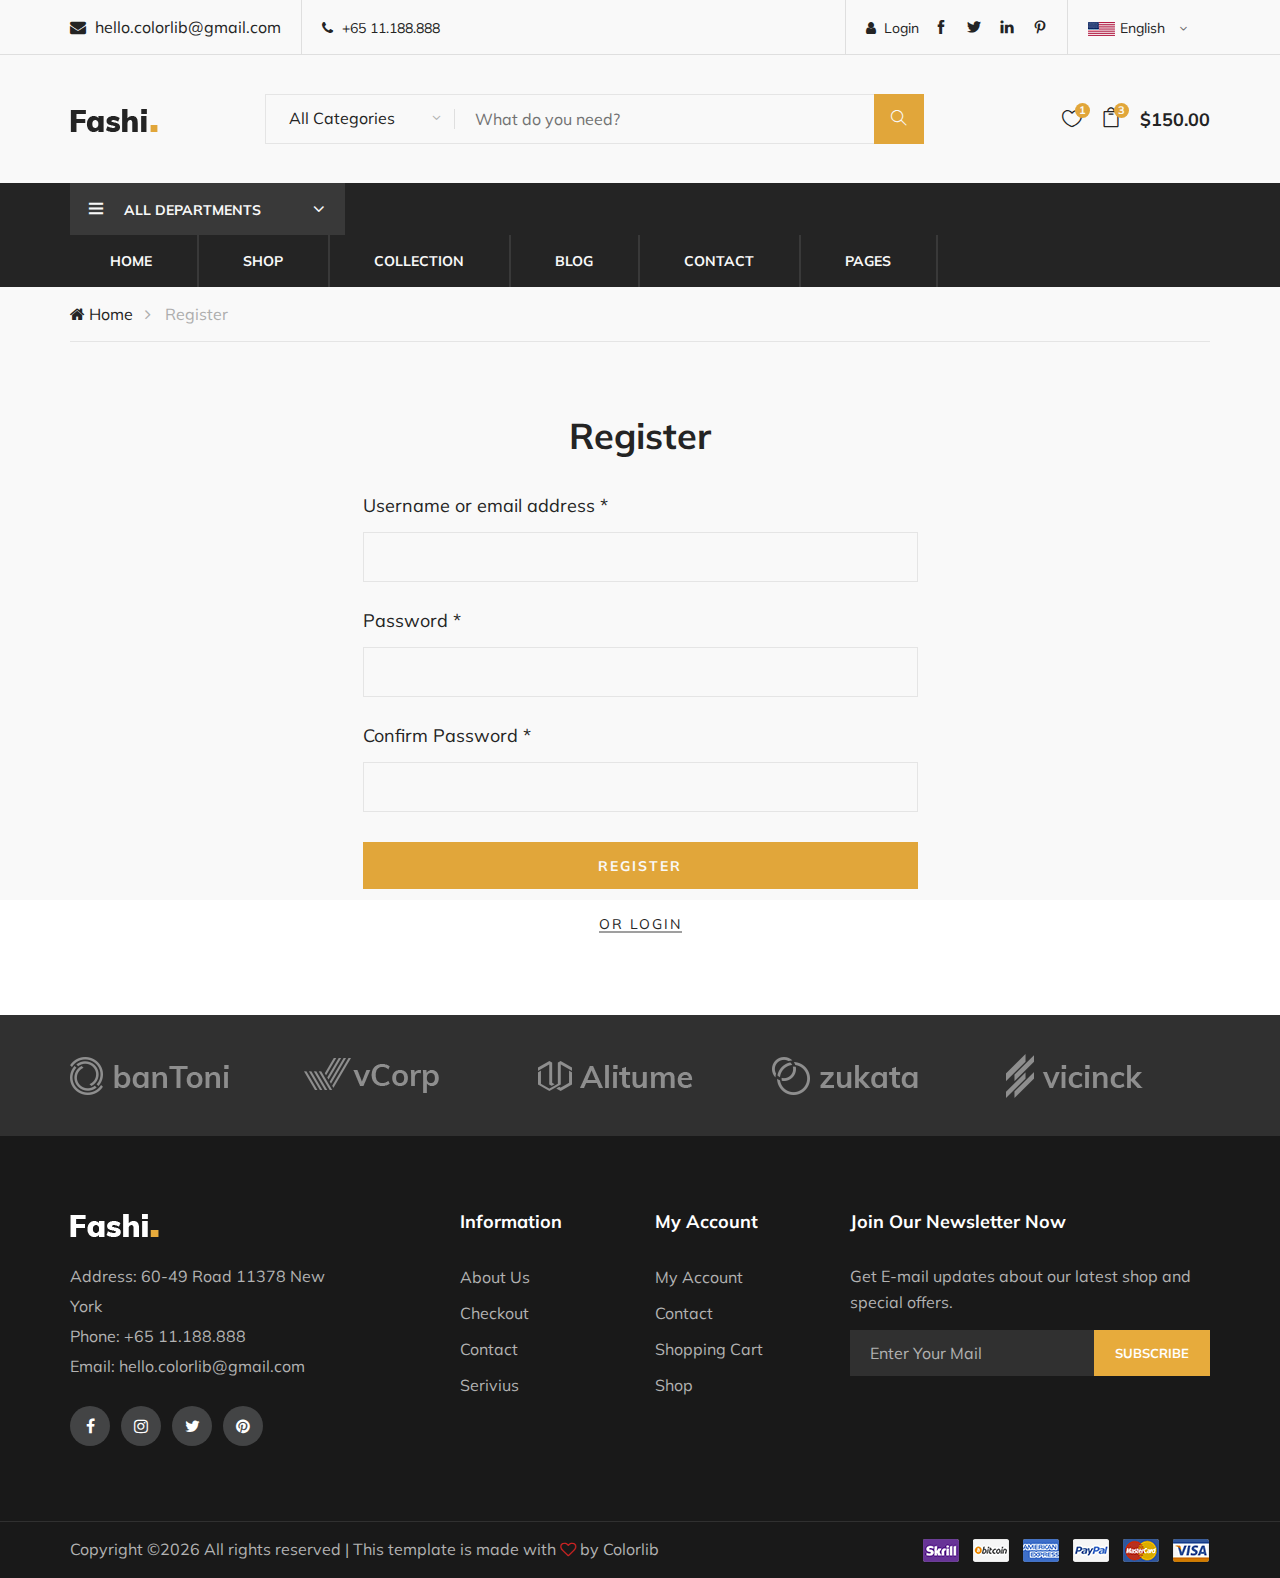
<file: register.html>
<!DOCTYPE html>
<html lang="zxx">

<head>
    <meta charset="UTF-8">
    <meta name="description" content="Fashi Template">
    <meta name="keywords" content="Fashi, unica, creative, html">
    <meta name="viewport" content="width=device-width, initial-scale=1.0">
    <meta http-equiv="X-UA-Compatible" content="ie=edge">
    <title>Fashi | Template</title>

    <!-- Google Font -->
    <link href="https://fonts.googleapis.com/css?family=Muli:300,400,500,600,700,800,900&display=swap" rel="stylesheet">

    <!-- Css Styles -->
    <link rel="stylesheet" href="css/bootstrap.min.css" type="text/css">
    <link rel="stylesheet" href="css/font-awesome.min.css" type="text/css">
    <link rel="stylesheet" href="css/themify-icons.css" type="text/css">
    <link rel="stylesheet" href="css/elegant-icons.css" type="text/css">
    <link rel="stylesheet" href="css/owl.carousel.min.css" type="text/css">
    <link rel="stylesheet" href="css/nice-select.css" type="text/css">
    <link rel="stylesheet" href="css/jquery-ui.min.css" type="text/css">
    <link rel="stylesheet" href="css/slicknav.min.css" type="text/css">
    <link rel="stylesheet" href="css/style.css" type="text/css">
</head>

<body>
    <!-- Page Preloder -->
    <div id="preloder">
        <div class="loader"></div>
    </div>

    <!-- Header Section Begin -->
    <header class="header-section">
        <div class="header-top">
            <div class="container">
                <div class="ht-left">
                    <div class="mail-service">
                        <i class=" fa fa-envelope"></i>
                        hello.colorlib@gmail.com
                    </div>
                    <div class="phone-service">
                        <i class=" fa fa-phone"></i>
                        +65 11.188.888
                    </div>
                </div>
                <div class="ht-right">
                    <a href="#" class="login-panel"><i class="fa fa-user"></i>Login</a>
                    <div class="lan-selector">
                        <select class="language_drop" name="countries" id="countries" style="width:300px;">
                            <option value='yt' data-image="img/flag-1.jpg" data-imagecss="flag yt"
                                data-title="English">English</option>
                            <option value='yu' data-image="img/flag-2.jpg" data-imagecss="flag yu"
                                data-title="Bangladesh">German </option>
                        </select>
                    </div>
                    <div class="top-social">
                        <a href="#"><i class="ti-facebook"></i></a>
                        <a href="#"><i class="ti-twitter-alt"></i></a>
                        <a href="#"><i class="ti-linkedin"></i></a>
                        <a href="#"><i class="ti-pinterest"></i></a>
                    </div>
                </div>
            </div>
        </div>
        <div class="container">
            <div class="inner-header">
                <div class="row">
                    <div class="col-lg-2 col-md-2">
                        <div class="logo">
                            <a href="./index.html">
                                <img src="img/logo.png" alt="">
                            </a>
                        </div>    
                    </div>
                    <div class="col-lg-7 col-md-7">
                        <div class="advanced-search">
                            <button type="button" class="category-btn">All Categories</button>
                            <form action="#" class="input-group">
                                <input type="text" placeholder="What do you need?">
                                <button type="button"><i class="ti-search"></i></button>
                            </form>
                        </div>
                    </div>
                    <div class="col-lg-3 text-right col-md-3">
                        <ul class="nav-right">
                            <li class="heart-icon"><a href="#">
                                <i class="icon_heart_alt"></i>
                                <span>1</span>
                            </a>
                            </li>
                            <li class="cart-icon"><a href="#">
                                <i class="icon_bag_alt"></i>
                                <span>3</span>
                            </a>
                            <div class="cart-hover">
                                <div class="select-items">
                                    <table>
                                        <tbody>
                                            <tr>
                                                <td class="si-pic"><img src="img/select-product-1.jpg" alt=""></td>
                                                <td class="si-text">
                                                    <div class="product-selected">
                                                        <p>$60.00 x 1</p>
                                                        <h6>Kabino Bedside Table</h6>
                                                    </div>
                                                </td>
                                                <td class="si-close">
                                                    <i class="ti-close"></i>
                                                </td>
                                            </tr>
                                            <tr>
                                                <td class="si-pic"><img src="img/select-product-2.jpg" alt=""></td>
                                                <td class="si-text">
                                                    <div class="product-selected">
                                                        <p>$60.00 x 1</p>
                                                        <h6>Kabino Bedside Table</h6>
                                                    </div>
                                                </td>
                                                <td class="si-close">
                                                    <i class="ti-close"></i>
                                                </td>
                                            </tr>
                                        </tbody>
                                    </table>
                                </div>
                                <div class="select-total">
                                    <span>total:</span>
                                    <h5>$120.00</h5>
                                </div>
                                <div class="select-button">
                                    <a href="#" class="primary-btn view-card">VIEW CARD</a>
                                    <a href="#" class="primary-btn checkout-btn">CHECK OUT</a>
                                </div>
                            </div>
                        </li>
                            <li class="cart-price">$150.00</li>
                        </ul>
                    </div>
                </div>
            </div>
        </div>
        <div class="nav-item">
            <div class="container">
                <div class="nav-depart">
                    <div class="depart-btn">
                        <i class="ti-menu"></i>
                        <span>All departments</span>
                        <ul class="depart-hover">
                            <li class="active"><a href="#">Women’s Clothing</a></li>
                            <li><a href="#">Men’s Clothing</a></li>
                            <li><a href="#">Underwear</a></li>
                            <li><a href="#">Kid's Clothing</a></li>
                            <li><a href="#">Brand Fashion</a></li>
                            <li><a href="#">Accessories/Shoes</a></li>
                            <li><a href="#">Luxury Brands</a></li>
                            <li><a href="#">Brand Outdoor Apparel</a></li>
                        </ul>
                    </div>
                </div>
                <nav class="nav-menu mobile-menu">
                    <ul>
                        <li><a href="./index.html">Home</a></li>
                        <li><a href="./shop.html">Shop</a></li>
                        <li><a href="#">Collection</a>
                            <ul class="dropdown">
                                <li><a href="#">Men's</a></li>
                                <li><a href="#">Women's</a></li>
                                <li><a href="#">Kid's</a></li>
                            </ul>
                        </li>
                        <li><a href="./blog.html">Blog</a></li>
                        <li><a href="./contact.html">Contact</a></li>
                        <li><a href="#">Pages</a>
                            <ul class="dropdown">
                                <li><a href="./blog-details.html">Blog Details</a></li>
                                <li><a href="./shopping-cart.html">Shopping Cart</a></li>
                                <li><a href="./check-out.html">Checkout</a></li>
                                <li><a href="./faq.html">Faq</a></li>
                                <li><a href="./register.html">Register</a></li>
                                <li><a href="./login.html">Login</a></li>
                            </ul>
                        </li>
                    </ul>
                </nav>
                <div id="mobile-menu-wrap"></div>
            </div>
        </div>
    </header>
    <!-- Header End -->

    <!-- Breadcrumb Section Begin -->
    <div class="breacrumb-section">
        <div class="container">
            <div class="row">
                <div class="col-lg-12">
                    <div class="breadcrumb-text">
                        <a href="#"><i class="fa fa-home"></i> Home</a>
                        <span>Register</span>
                    </div>
                </div>
            </div>
        </div>
    </div>
    <!-- Breadcrumb Form Section Begin -->

    <!-- Register Section Begin -->
    <div class="register-login-section spad">
        <div class="container">
            <div class="row">
                <div class="col-lg-6 offset-lg-3">
                    <div class="register-form">
                        <h2>Register</h2>
                        <form action="#">
                            <div class="group-input">
                                <label for="username">Username or email address *</label>
                                <input type="text" id="username">
                            </div>
                            <div class="group-input">
                                <label for="pass">Password *</label>
                                <input type="text" id="pass">
                            </div>
                            <div class="group-input">
                                <label for="con-pass">Confirm Password *</label>
                                <input type="text" id="con-pass">
                            </div>
                            <button type="submit" class="site-btn register-btn">REGISTER</button>
                        </form>
                        <div class="switch-login">
                            <a href="./login.html" class="or-login">Or Login</a>
                        </div>
                    </div>
                </div>
            </div>
        </div>
    </div>
    <!-- Register Form Section End -->
    
    <!-- Partner Logo Section Begin -->
    <div class="partner-logo">
        <div class="container">
            <div class="logo-carousel owl-carousel">
                <div class="logo-item">
                    <div class="tablecell-inner">
                        <img src="img/logo-carousel/logo-1.png" alt="">
                    </div>
                </div>
                <div class="logo-item">
                    <div class="tablecell-inner">
                        <img src="img/logo-carousel/logo-2.png" alt="">
                    </div>
                </div>
                <div class="logo-item">
                    <div class="tablecell-inner">
                        <img src="img/logo-carousel/logo-3.png" alt="">
                    </div>
                </div>
                <div class="logo-item">
                    <div class="tablecell-inner">
                        <img src="img/logo-carousel/logo-4.png" alt="">
                    </div>
                </div>
                <div class="logo-item">
                    <div class="tablecell-inner">
                        <img src="img/logo-carousel/logo-5.png" alt="">
                    </div>
                </div>
            </div>
        </div>
    </div>
    <!-- Partner Logo Section End -->

    <!-- Footer Section Begin -->
    <footer class="footer-section">
        <div class="container">
            <div class="row">
                <div class="col-lg-3">
                    <div class="footer-left">
                        <div class="footer-logo">
                            <a href="#"><img src="img/footer-logo.png" alt=""></a>
                        </div>
                        <ul>
                            <li>Address: 60-49 Road 11378 New York</li>
                            <li>Phone: +65 11.188.888</li>
                            <li>Email: hello.colorlib@gmail.com</li>
                        </ul>
                        <div class="footer-social">
                            <a href="#"><i class="fa fa-facebook"></i></a>
                            <a href="#"><i class="fa fa-instagram"></i></a>
                            <a href="#"><i class="fa fa-twitter"></i></a>
                            <a href="#"><i class="fa fa-pinterest"></i></a>
                        </div>
                    </div>
                </div>
                <div class="col-lg-2 offset-lg-1">
                    <div class="footer-widget">
                        <h5>Information</h5>
                        <ul>
                            <li><a href="#">About Us</a></li>
                            <li><a href="#">Checkout</a></li>
                            <li><a href="#">Contact</a></li>
                            <li><a href="#">Serivius</a></li>
                        </ul>
                    </div>
                </div>
                <div class="col-lg-2">
                    <div class="footer-widget">
                        <h5>My Account</h5>
                        <ul>
                            <li><a href="#">My Account</a></li>
                            <li><a href="#">Contact</a></li>
                            <li><a href="#">Shopping Cart</a></li>
                            <li><a href="#">Shop</a></li>
                        </ul>
                    </div>
                </div>
                <div class="col-lg-4">
                    <div class="newslatter-item">
                        <h5>Join Our Newsletter Now</h5>
                        <p>Get E-mail updates about our latest shop and special offers.</p>
                        <form action="#" class="subscribe-form">
                            <input type="text" placeholder="Enter Your Mail">
                            <button type="button">Subscribe</button>
                        </form>
                    </div>
                </div>
            </div>
        </div>
        <div class="copyright-reserved">
            <div class="container">
                <div class="row">
                    <div class="col-lg-12">
                        <div class="copyright-text">
                            <!-- Link back to Colorlib can't be removed. Template is licensed under CC BY 3.0. -->
Copyright &copy;<script>document.write(new Date().getFullYear());</script> All rights reserved | This template is made with <i class="fa fa-heart-o" aria-hidden="true"></i> by <a href="https://colorlib.com" target="_blank">Colorlib</a>
<!-- Link back to Colorlib can't be removed. Template is licensed under CC BY 3.0. -->
                        </div>
                        <div class="payment-pic">
                            <img src="img/payment-method.png" alt="">
                        </div>
                    </div>
                </div>
            </div>
        </div>
    </footer>
    <!-- Footer Section End -->

    <!-- Js Plugins -->
    <script src="js/jquery-3.3.1.min.js"></script>
    <script src="js/bootstrap.min.js"></script>
    <script src="js/jquery-ui.min.js"></script>
    <script src="js/jquery.countdown.min.js"></script>
    <script src="js/jquery.nice-select.min.js"></script>
    <script src="js/jquery.zoom.min.js"></script>
    <script src="js/jquery.dd.min.js"></script>
    <script src="js/jquery.slicknav.js"></script>
    <script src="js/owl.carousel.min.js"></script>
    <script src="js/main.js"></script>
</body>

</html>
</file>
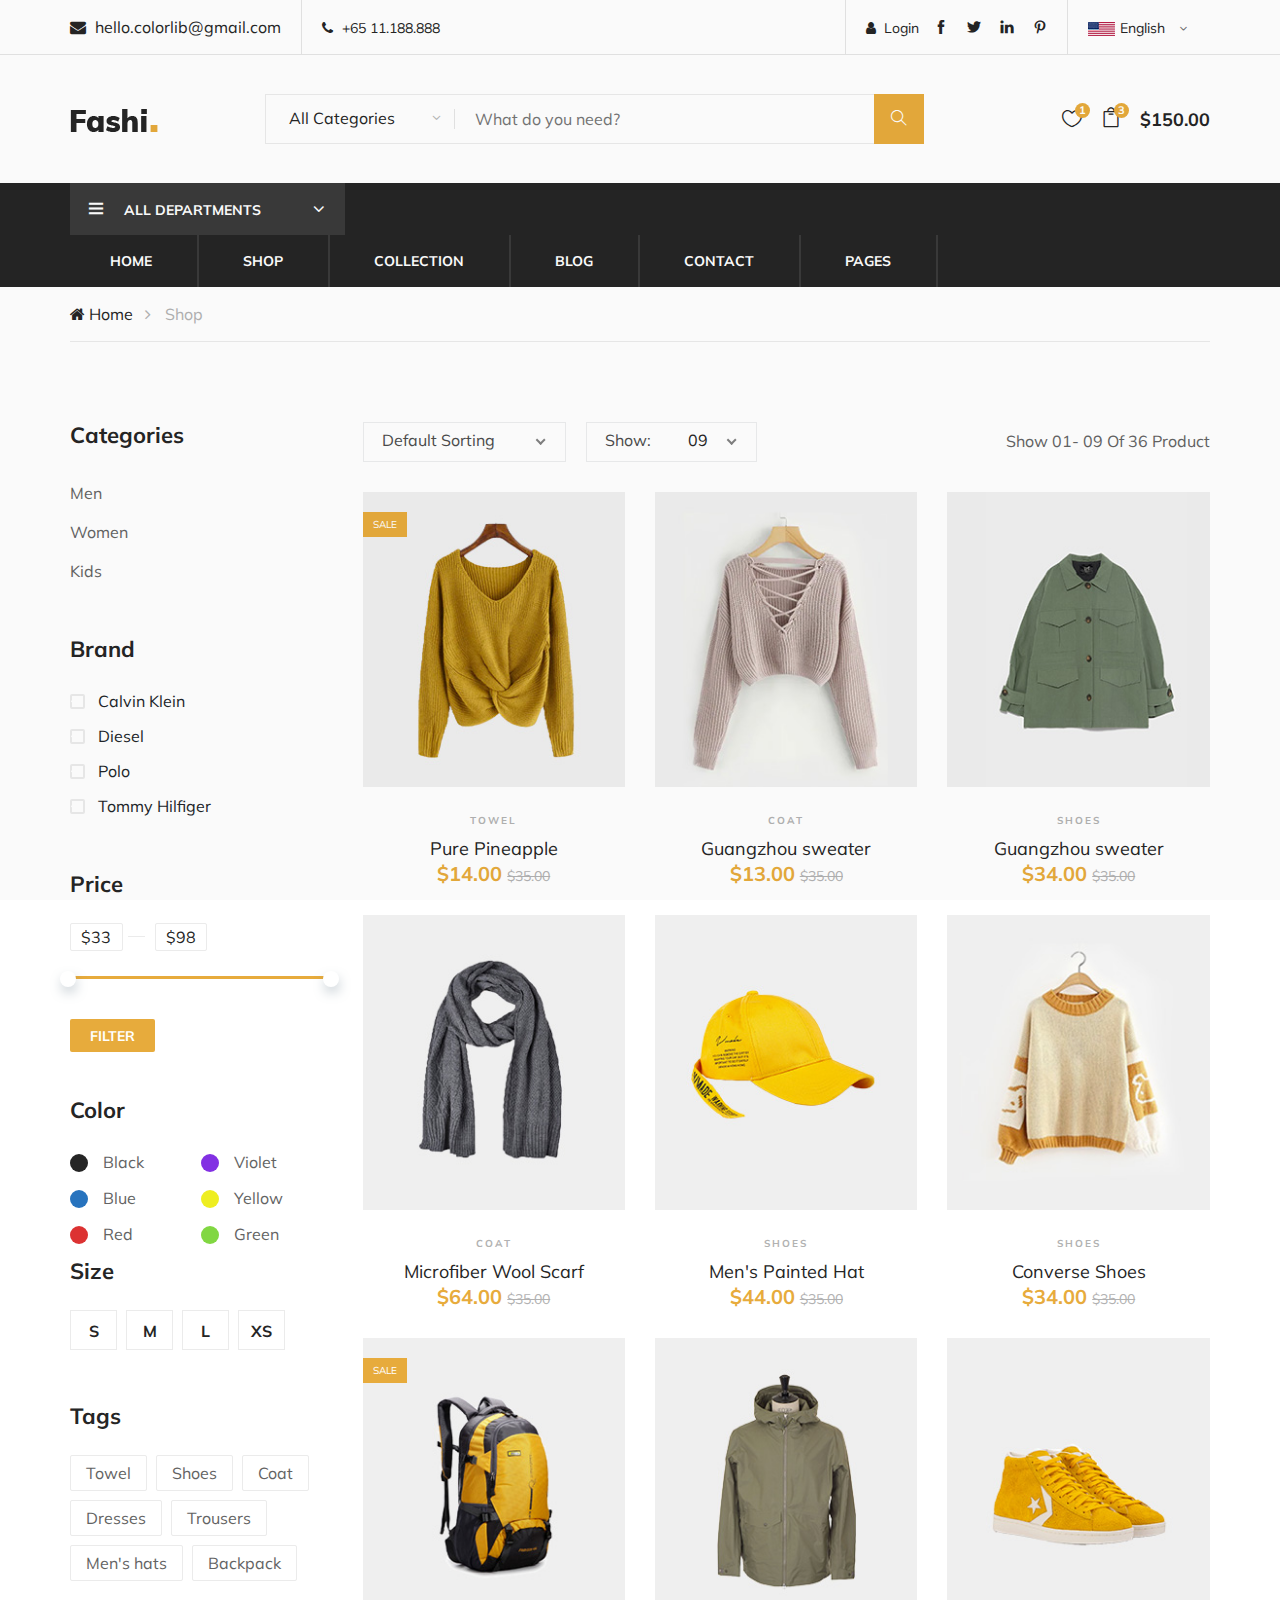
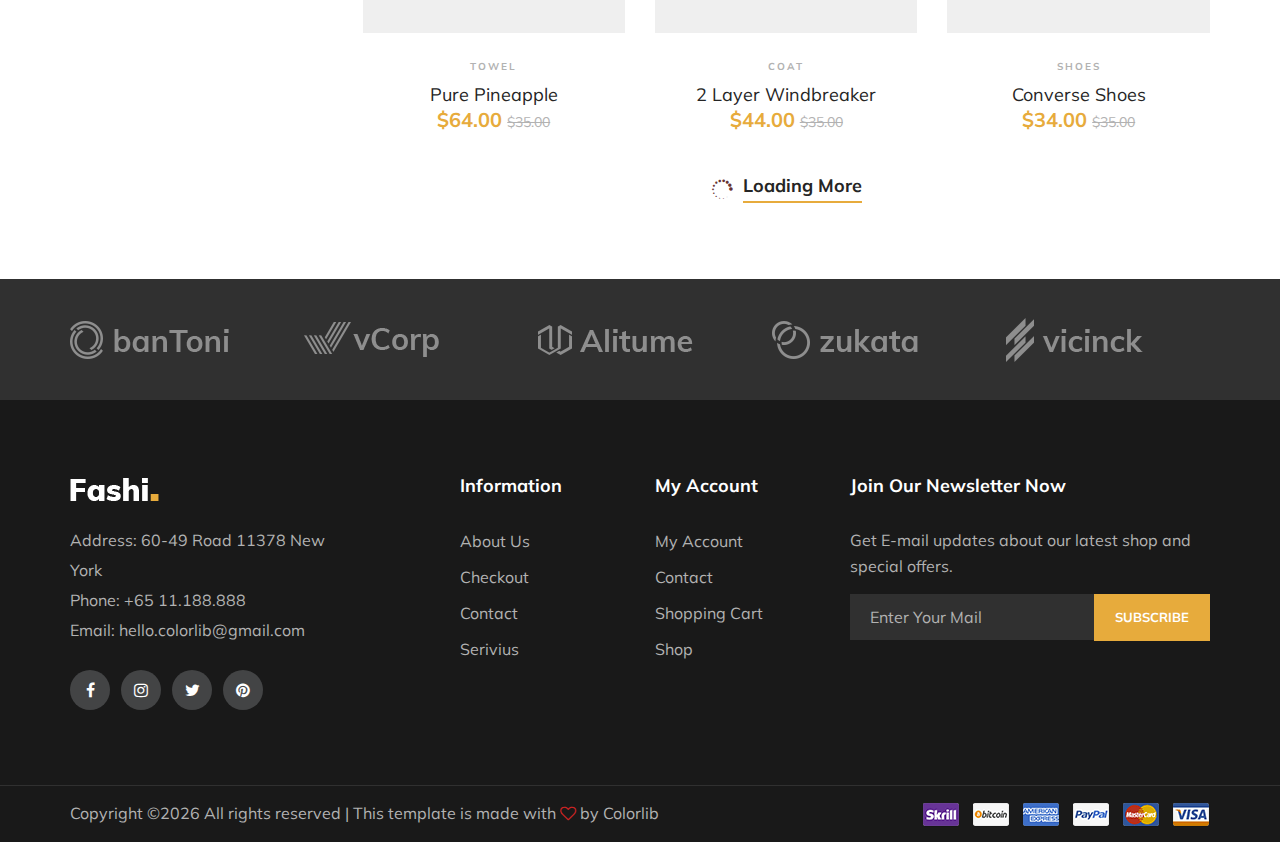
<file: shop.html>
<!DOCTYPE html>
<html lang="zxx">

<head>
    <meta charset="UTF-8">
    <meta name="description" content="Fashi Template">
    <meta name="keywords" content="Fashi, unica, creative, html">
    <meta name="viewport" content="width=device-width, initial-scale=1.0">
    <meta http-equiv="X-UA-Compatible" content="ie=edge">
    <title>Fashi | Template</title>

    <!-- Google Font -->
    <link href="https://fonts.googleapis.com/css?family=Muli:300,400,500,600,700,800,900&display=swap" rel="stylesheet">

    <!-- Css Styles -->
    <link rel="stylesheet" href="css/bootstrap.min.css" type="text/css">
    <link rel="stylesheet" href="css/font-awesome.min.css" type="text/css">
    <link rel="stylesheet" href="css/themify-icons.css" type="text/css">
    <link rel="stylesheet" href="css/elegant-icons.css" type="text/css">
    <link rel="stylesheet" href="css/owl.carousel.min.css" type="text/css">
    <link rel="stylesheet" href="css/nice-select.css" type="text/css">
    <link rel="stylesheet" href="css/jquery-ui.min.css" type="text/css">
    <link rel="stylesheet" href="css/slicknav.min.css" type="text/css">
    <link rel="stylesheet" href="css/style.css" type="text/css">
</head>

<body>
    <!-- Page Preloder -->
    <div id="preloder">
        <div class="loader"></div>
    </div>

    <!-- Header Section Begin -->
    <header class="header-section">
        <div class="header-top">
            <div class="container">
                <div class="ht-left">
                    <div class="mail-service">
                        <i class=" fa fa-envelope"></i>
                        hello.colorlib@gmail.com
                    </div>
                    <div class="phone-service">
                        <i class=" fa fa-phone"></i>
                        +65 11.188.888
                    </div>
                </div>
                <div class="ht-right">
                    <a href="#" class="login-panel"><i class="fa fa-user"></i>Login</a>
                    <div class="lan-selector">
                        <select class="language_drop" name="countries" id="countries" style="width:300px;">
                            <option value='yt' data-image="img/flag-1.jpg" data-imagecss="flag yt"
                                data-title="English">English</option>
                            <option value='yu' data-image="img/flag-2.jpg" data-imagecss="flag yu"
                                data-title="Bangladesh">German </option>
                        </select>
                    </div>
                    <div class="top-social">
                        <a href="#"><i class="ti-facebook"></i></a>
                        <a href="#"><i class="ti-twitter-alt"></i></a>
                        <a href="#"><i class="ti-linkedin"></i></a>
                        <a href="#"><i class="ti-pinterest"></i></a>
                    </div>
                </div>
            </div>
        </div>
        <div class="container">
            <div class="inner-header">
                <div class="row">
                    <div class="col-lg-2 col-md-2">
                        <div class="logo">
                            <a href="./index.html">
                                <img src="img/logo.png" alt="">
                            </a>
                        </div>
                    </div>
                    <div class="col-lg-7 col-md-7">
                        <div class="advanced-search">
                            <button type="button" class="category-btn">All Categories</button>
                            <form action="#" class="input-group">
                                <input type="text" placeholder="What do you need?">
                                <button type="button"><i class="ti-search"></i></button>
                            </form>
                        </div>
                    </div>
                    <div class="col-lg-3 text-right col-md-3">
                        <ul class="nav-right">
                            <li class="heart-icon"><a href="#">
                                    <i class="icon_heart_alt"></i>
                                    <span>1</span>
                                </a>
                            </li>
                            <li class="cart-icon"><a href="#">
                                    <i class="icon_bag_alt"></i>
                                    <span>3</span>
                                </a>
                                <div class="cart-hover">
                                    <div class="select-items">
                                        <table>
                                            <tbody>
                                                <tr>
                                                    <td class="si-pic"><img src="img/select-product-1.jpg" alt=""></td>
                                                    <td class="si-text">
                                                        <div class="product-selected">
                                                            <p>$60.00 x 1</p>
                                                            <h6>Kabino Bedside Table</h6>
                                                        </div>
                                                    </td>
                                                    <td class="si-close">
                                                        <i class="ti-close"></i>
                                                    </td>
                                                </tr>
                                                <tr>
                                                    <td class="si-pic"><img src="img/select-product-2.jpg" alt=""></td>
                                                    <td class="si-text">
                                                        <div class="product-selected">
                                                            <p>$60.00 x 1</p>
                                                            <h6>Kabino Bedside Table</h6>
                                                        </div>
                                                    </td>
                                                    <td class="si-close">
                                                        <i class="ti-close"></i>
                                                    </td>
                                                </tr>
                                            </tbody>
                                        </table>
                                    </div>
                                    <div class="select-total">
                                        <span>total:</span>
                                        <h5>$120.00</h5>
                                    </div>
                                    <div class="select-button">
                                        <a href="#" class="primary-btn view-card">VIEW CARD</a>
                                        <a href="#" class="primary-btn checkout-btn">CHECK OUT</a>
                                    </div>
                                </div>
                            </li>
                            <li class="cart-price">$150.00</li>
                        </ul>
                    </div>
                </div>
            </div>
        </div>
        <div class="nav-item">
            <div class="container">
                <div class="nav-depart">
                    <div class="depart-btn">
                        <i class="ti-menu"></i>
                        <span>All departments</span>
                        <ul class="depart-hover">
                            <li class="active"><a href="#">Women’s Clothing</a></li>
                            <li><a href="#">Men’s Clothing</a></li>
                            <li><a href="#">Underwear</a></li>
                            <li><a href="#">Kid's Clothing</a></li>
                            <li><a href="#">Brand Fashion</a></li>
                            <li><a href="#">Accessories/Shoes</a></li>
                            <li><a href="#">Luxury Brands</a></li>
                            <li><a href="#">Brand Outdoor Apparel</a></li>
                        </ul>
                    </div>
                </div>
                <nav class="nav-menu mobile-menu">
                    <ul>
                        <li><a href="./index.html">Home</a></li>
                        <li><a href="./shop.html">Shop</a></li>
                        <li><a href="#">Collection</a>
                            <ul class="dropdown">
                                <li><a href="#">Men's</a></li>
                                <li><a href="#">Women's</a></li>
                                <li><a href="#">Kid's</a></li>
                            </ul>
                        </li>
                        <li><a href="./blog.html">Blog</a></li>
                        <li><a href="./contact.html">Contact</a></li>
                        <li><a href="#">Pages</a>
                            <ul class="dropdown">
                                <li><a href="./blog-details.html">Blog Details</a></li>
                                <li><a href="./shopping-cart.html">Shopping Cart</a></li>
                                <li><a href="./check-out.html">Checkout</a></li>
                                <li><a href="./faq.html">Faq</a></li>
                                <li><a href="./register.html">Register</a></li>
                                <li><a href="./login.html">Login</a></li>
                            </ul>
                        </li>
                    </ul>
                </nav>
                <div id="mobile-menu-wrap"></div>
            </div>
        </div>
    </header>
    <!-- Header End -->

    <!-- Breadcrumb Section Begin -->
    <div class="breacrumb-section">
        <div class="container">
            <div class="row">
                <div class="col-lg-12">
                    <div class="breadcrumb-text">
                        <a href="#"><i class="fa fa-home"></i> Home</a>
                        <span>Shop</span>
                    </div>
                </div>
            </div>
        </div>
    </div>
    <!-- Breadcrumb Section Begin -->

    <!-- Product Shop Section Begin -->
    <section class="product-shop spad">
        <div class="container">
            <div class="row">
                <div class="col-lg-3 col-md-6 col-sm-8 order-2 order-lg-1 produts-sidebar-filter">
                    <div class="filter-widget">
                        <h4 class="fw-title">Categories</h4>
                        <ul class="filter-catagories">
                            <li><a href="#">Men</a></li>
                            <li><a href="#">Women</a></li>
                            <li><a href="#">Kids</a></li>
                        </ul>
                    </div>
                    <div class="filter-widget">
                        <h4 class="fw-title">Brand</h4>
                        <div class="fw-brand-check">
                            <div class="bc-item">
                                <label for="bc-calvin">
                                    Calvin Klein
                                    <input type="checkbox" id="bc-calvin">
                                    <span class="checkmark"></span>
                                </label>
                            </div>
                            <div class="bc-item">
                                <label for="bc-diesel">
                                    Diesel
                                    <input type="checkbox" id="bc-diesel">
                                    <span class="checkmark"></span>
                                </label>
                            </div>
                            <div class="bc-item">
                                <label for="bc-polo">
                                    Polo
                                    <input type="checkbox" id="bc-polo">
                                    <span class="checkmark"></span>
                                </label>
                            </div>
                            <div class="bc-item">
                                <label for="bc-tommy">
                                    Tommy Hilfiger
                                    <input type="checkbox" id="bc-tommy">
                                    <span class="checkmark"></span>
                                </label>
                            </div>
                        </div>
                    </div>
                    <div class="filter-widget">
                        <h4 class="fw-title">Price</h4>
                        <div class="filter-range-wrap">
                            <div class="range-slider">
                                <div class="price-input">
                                    <input type="text" id="minamount">
                                    <input type="text" id="maxamount">
                                </div>
                            </div>
                            <div class="price-range ui-slider ui-corner-all ui-slider-horizontal ui-widget ui-widget-content"
                                data-min="33" data-max="98">
                                <div class="ui-slider-range ui-corner-all ui-widget-header"></div>
                                <span tabindex="0" class="ui-slider-handle ui-corner-all ui-state-default"></span>
                                <span tabindex="0" class="ui-slider-handle ui-corner-all ui-state-default"></span>
                            </div>
                        </div>
                        <a href="#" class="filter-btn">Filter</a>
                    </div>
                    <div class="filter-widget">
                        <h4 class="fw-title">Color</h4>
                        <div class="fw-color-choose">
                            <div class="cs-item">
                                <input type="radio" id="cs-black">
                                <label class="cs-black" for="cs-black">Black</label>
                            </div>
                            <div class="cs-item">
                                <input type="radio" id="cs-violet">
                                <label class="cs-violet" for="cs-violet">Violet</label>
                            </div>
                            <div class="cs-item">
                                <input type="radio" id="cs-blue">
                                <label class="cs-blue" for="cs-blue">Blue</label>
                            </div>
                            <div class="cs-item">
                                <input type="radio" id="cs-yellow">
                                <label class="cs-yellow" for="cs-yellow">Yellow</label>
                            </div>
                            <div class="cs-item">
                                <input type="radio" id="cs-red">
                                <label class="cs-red" for="cs-red">Red</label>
                            </div>
                            <div class="cs-item">
                                <input type="radio" id="cs-green">
                                <label class="cs-green" for="cs-green">Green</label>
                            </div>
                        </div>
                    </div>
                    <div class="filter-widget">
                        <h4 class="fw-title">Size</h4>
                        <div class="fw-size-choose">
                            <div class="sc-item">
                                <input type="radio" id="s-size">
                                <label for="s-size">s</label>
                            </div>
                            <div class="sc-item">
                                <input type="radio" id="m-size">
                                <label for="m-size">m</label>
                            </div>
                            <div class="sc-item">
                                <input type="radio" id="l-size">
                                <label for="l-size">l</label>
                            </div>
                            <div class="sc-item">
                                <input type="radio" id="xs-size">
                                <label for="xs-size">xs</label>
                            </div>
                        </div>
                    </div>
                    <div class="filter-widget">
                        <h4 class="fw-title">Tags</h4>
                        <div class="fw-tags">
                            <a href="#">Towel</a>
                            <a href="#">Shoes</a>
                            <a href="#">Coat</a>
                            <a href="#">Dresses</a>
                            <a href="#">Trousers</a>
                            <a href="#">Men's hats</a>
                            <a href="#">Backpack</a>
                        </div>
                    </div>
                </div>
                <div class="col-lg-9 order-1 order-lg-2">
                    <div class="product-show-option">
                        <div class="row">
                            <div class="col-lg-7 col-md-7">
                                <div class="select-option">
                                    <select class="sorting">
                                        <option value="">Default Sorting</option>
                                    </select>
                                    <select class="p-show">
                                        <option value="">Show:</option>
                                    </select>
                                </div>
                            </div>
                            <div class="col-lg-5 col-md-5 text-right">
                                <p>Show 01- 09 Of 36 Product</p>
                            </div>
                        </div>
                    </div>
                    <div class="product-list">
                        <div class="row">
                            <div class="col-lg-4 col-sm-6">
                                <div class="product-item">
                                    <div class="pi-pic">
                                        <img src="img/products/product-1.jpg" alt="">
                                        <div class="sale pp-sale">Sale</div>
                                        <div class="icon">
                                            <i class="icon_heart_alt"></i>
                                        </div>
                                        <ul>
                                            <li class="w-icon active"><a href="#"><i class="icon_bag_alt"></i></a></li>
                                            <li class="quick-view"><a href="#">+ Quick View</a></li>
                                            <li class="w-icon"><a href="#"><i class="fa fa-random"></i></a></li>
                                        </ul>
                                    </div>
                                    <div class="pi-text">
                                        <div class="catagory-name">Towel</div>
                                        <a href="#">
                                            <h5>Pure Pineapple</h5>
                                        </a>
                                        <div class="product-price">
                                            $14.00
                                            <span>$35.00</span>
                                        </div>
                                    </div>
                                </div>
                            </div>
                            <div class="col-lg-4 col-sm-6">
                                <div class="product-item">
                                    <div class="pi-pic">
                                        <img src="img/products/product-2.jpg" alt="">
                                        <div class="icon">
                                            <i class="icon_heart_alt"></i>
                                        </div>
                                        <ul>
                                            <li class="w-icon active"><a href="#"><i class="icon_bag_alt"></i></a></li>
                                            <li class="quick-view"><a href="#">+ Quick View</a></li>
                                            <li class="w-icon"><a href="#"><i class="fa fa-random"></i></a></li>
                                        </ul>
                                    </div>
                                    <div class="pi-text">
                                        <div class="catagory-name">Coat</div>
                                        <a href="#">
                                            <h5>Guangzhou sweater</h5>
                                        </a>
                                        <div class="product-price">
                                            $13.00
                                            <span>$35.00</span>
                                        </div>
                                    </div>
                                </div>
                            </div>
                            <div class="col-lg-4 col-sm-6">
                                <div class="product-item">
                                    <div class="pi-pic">
                                        <img src="img/products/product-3.jpg" alt="">
                                        <div class="icon">
                                            <i class="icon_heart_alt"></i>
                                        </div>
                                        <ul>
                                            <li class="w-icon active"><a href="#"><i class="icon_bag_alt"></i></a></li>
                                            <li class="quick-view"><a href="#">+ Quick View</a></li>
                                            <li class="w-icon"><a href="#"><i class="fa fa-random"></i></a></li>
                                        </ul>
                                    </div>
                                    <div class="pi-text">
                                        <div class="catagory-name">Shoes</div>
                                        <a href="#">
                                            <h5>Guangzhou sweater</h5>
                                        </a>
                                        <div class="product-price">
                                            $34.00
                                            <span>$35.00</span>
                                        </div>
                                    </div>
                                </div>
                            </div>
                            <div class="col-lg-4 col-sm-6">
                                <div class="product-item">
                                    <div class="pi-pic">
                                        <img src="img/products/product-4.jpg" alt="">
                                        <div class="icon">
                                            <i class="icon_heart_alt"></i>
                                        </div>
                                        <ul>
                                            <li class="w-icon active"><a href="#"><i class="icon_bag_alt"></i></a></li>
                                            <li class="quick-view"><a href="#">+ Quick View</a></li>
                                            <li class="w-icon"><a href="#"><i class="fa fa-random"></i></a></li>
                                        </ul>
                                    </div>
                                    <div class="pi-text">
                                        <div class="catagory-name">Coat</div>
                                        <a href="#">
                                            <h5>Microfiber Wool Scarf</h5>
                                        </a>
                                        <div class="product-price">
                                            $64.00
                                            <span>$35.00</span>
                                        </div>
                                    </div>
                                </div>
                            </div>
                            <div class="col-lg-4 col-sm-6">
                                <div class="product-item">
                                    <div class="pi-pic">
                                        <img src="img/products/product-5.jpg" alt="">
                                        <div class="icon">
                                            <i class="icon_heart_alt"></i>
                                        </div>
                                        <ul>
                                            <li class="w-icon active"><a href="#"><i class="icon_bag_alt"></i></a></li>
                                            <li class="quick-view"><a href="#">+ Quick View</a></li>
                                            <li class="w-icon"><a href="#"><i class="fa fa-random"></i></a></li>
                                        </ul>
                                    </div>
                                    <div class="pi-text">
                                        <div class="catagory-name">Shoes</div>
                                        <a href="#">
                                            <h5>Men's Painted Hat</h5>
                                        </a>
                                        <div class="product-price">
                                            $44.00
                                            <span>$35.00</span>
                                        </div>
                                    </div>
                                </div>
                            </div>
                            <div class="col-lg-4 col-sm-6">
                                <div class="product-item">
                                    <div class="pi-pic">
                                        <img src="img/products/product-6.jpg" alt="">
                                        <div class="icon">
                                            <i class="icon_heart_alt"></i>
                                        </div>
                                        <ul>
                                            <li class="w-icon active"><a href="#"><i class="icon_bag_alt"></i></a></li>
                                            <li class="quick-view"><a href="#">+ Quick View</a></li>
                                            <li class="w-icon"><a href="#"><i class="fa fa-random"></i></a></li>
                                        </ul>
                                    </div>
                                    <div class="pi-text">
                                        <div class="catagory-name">Shoes</div>
                                        <a href="#">
                                            <h5>Converse Shoes</h5>
                                        </a>
                                        <div class="product-price">
                                            $34.00
                                            <span>$35.00</span>
                                        </div>
                                    </div>
                                </div>
                            </div>
                            <div class="col-lg-4 col-sm-6">
                                <div class="product-item">
                                    <div class="pi-pic">
                                        <img src="img/products/product-7.jpg" alt="">
                                        <div class="sale pp-sale">Sale</div>
                                        <div class="icon">
                                            <i class="icon_heart_alt"></i>
                                        </div>
                                        <ul>
                                            <li class="w-icon active"><a href="#"><i class="icon_bag_alt"></i></a></li>
                                            <li class="quick-view"><a href="#">+ Quick View</a></li>
                                            <li class="w-icon"><a href="#"><i class="fa fa-random"></i></a></li>
                                        </ul>
                                    </div>
                                    <div class="pi-text">
                                        <div class="catagory-name">Towel</div>
                                        <a href="#">
                                            <h5>Pure Pineapple</h5>
                                        </a>
                                        <div class="product-price">
                                            $64.00
                                            <span>$35.00</span>
                                        </div>
                                    </div>
                                </div>
                            </div>
                            <div class="col-lg-4 col-sm-6">
                                <div class="product-item">
                                    <div class="pi-pic">
                                        <img src="img/products/product-8.jpg" alt="">
                                        <div class="icon">
                                            <i class="icon_heart_alt"></i>
                                        </div>
                                        <ul>
                                            <li class="w-icon active"><a href="#"><i class="icon_bag_alt"></i></a></li>
                                            <li class="quick-view"><a href="#">+ Quick View</a></li>
                                            <li class="w-icon"><a href="#"><i class="fa fa-random"></i></a></li>
                                        </ul>
                                    </div>
                                    <div class="pi-text">
                                        <div class="catagory-name">Coat</div>
                                        <a href="#">
                                            <h5>2 Layer Windbreaker</h5>
                                        </a>
                                        <div class="product-price">
                                            $44.00
                                            <span>$35.00</span>
                                        </div>
                                    </div>
                                </div>
                            </div>
                            <div class="col-lg-4 col-sm-6">
                                <div class="product-item">
                                    <div class="pi-pic">
                                        <img src="img/products/product-9.jpg" alt="">
                                        <div class="icon">
                                            <i class="icon_heart_alt"></i>
                                        </div>
                                        <ul>
                                            <li class="w-icon active"><a href="#"><i class="icon_bag_alt"></i></a></li>
                                            <li class="quick-view"><a href="#">+ Quick View</a></li>
                                            <li class="w-icon"><a href="#"><i class="fa fa-random"></i></a></li>
                                        </ul>
                                    </div>
                                    <div class="pi-text">
                                        <div class="catagory-name">Shoes</div>
                                        <a href="#">
                                            <h5>Converse Shoes</h5>
                                        </a>
                                        <div class="product-price">
                                            $34.00
                                            <span>$35.00</span>
                                        </div>
                                    </div>
                                </div>
                            </div>
                        </div>
                    </div>
                    <div class="loading-more">
                        <i class="icon_loading"></i>
                        <a href="#">
                            Loading More
                        </a>
                    </div>
                </div>
            </div>
        </div>
    </section>
    <!-- Product Shop Section End -->

    <!-- Partner Logo Section Begin -->
    <div class="partner-logo">
        <div class="container">
            <div class="logo-carousel owl-carousel">
                <div class="logo-item">
                    <div class="tablecell-inner">
                        <img src="img/logo-carousel/logo-1.png" alt="">
                    </div>
                </div>
                <div class="logo-item">
                    <div class="tablecell-inner">
                        <img src="img/logo-carousel/logo-2.png" alt="">
                    </div>
                </div>
                <div class="logo-item">
                    <div class="tablecell-inner">
                        <img src="img/logo-carousel/logo-3.png" alt="">
                    </div>
                </div>
                <div class="logo-item">
                    <div class="tablecell-inner">
                        <img src="img/logo-carousel/logo-4.png" alt="">
                    </div>
                </div>
                <div class="logo-item">
                    <div class="tablecell-inner">
                        <img src="img/logo-carousel/logo-5.png" alt="">
                    </div>
                </div>
            </div>
        </div>
    </div>
    <!-- Partner Logo Section End -->

    <!-- Footer Section Begin -->
    <footer class="footer-section">
        <div class="container">
            <div class="row">
                <div class="col-lg-3">
                    <div class="footer-left">
                        <div class="footer-logo">
                            <a href="#"><img src="img/footer-logo.png" alt=""></a>
                        </div>
                        <ul>
                            <li>Address: 60-49 Road 11378 New York</li>
                            <li>Phone: +65 11.188.888</li>
                            <li>Email: hello.colorlib@gmail.com</li>
                        </ul>
                        <div class="footer-social">
                            <a href="#"><i class="fa fa-facebook"></i></a>
                            <a href="#"><i class="fa fa-instagram"></i></a>
                            <a href="#"><i class="fa fa-twitter"></i></a>
                            <a href="#"><i class="fa fa-pinterest"></i></a>
                        </div>
                    </div>
                </div>
                <div class="col-lg-2 offset-lg-1">
                    <div class="footer-widget">
                        <h5>Information</h5>
                        <ul>
                            <li><a href="#">About Us</a></li>
                            <li><a href="#">Checkout</a></li>
                            <li><a href="#">Contact</a></li>
                            <li><a href="#">Serivius</a></li>
                        </ul>
                    </div>
                </div>
                <div class="col-lg-2">
                    <div class="footer-widget">
                        <h5>My Account</h5>
                        <ul>
                            <li><a href="#">My Account</a></li>
                            <li><a href="#">Contact</a></li>
                            <li><a href="#">Shopping Cart</a></li>
                            <li><a href="#">Shop</a></li>
                        </ul>
                    </div>
                </div>
                <div class="col-lg-4">
                    <div class="newslatter-item">
                        <h5>Join Our Newsletter Now</h5>
                        <p>Get E-mail updates about our latest shop and special offers.</p>
                        <form action="#" class="subscribe-form">
                            <input type="text" placeholder="Enter Your Mail">
                            <button type="button">Subscribe</button>
                        </form>
                    </div>
                </div>
            </div>
        </div>
        <div class="copyright-reserved">
            <div class="container">
                <div class="row">
                    <div class="col-lg-12">
                        <div class="copyright-text">
                            <!-- Link back to Colorlib can't be removed. Template is licensed under CC BY 3.0. -->
Copyright &copy;<script>document.write(new Date().getFullYear());</script> All rights reserved | This template is made with <i class="fa fa-heart-o" aria-hidden="true"></i> by <a href="https://colorlib.com" target="_blank">Colorlib</a>
<!-- Link back to Colorlib can't be removed. Template is licensed under CC BY 3.0. -->
                        </div>
                        <div class="payment-pic">
                            <img src="img/payment-method.png" alt="">
                        </div>
                    </div>
                </div>
            </div>
        </div>
    </footer>
    <!-- Footer Section End -->

    <!-- Js Plugins -->
    <script src="js/jquery-3.3.1.min.js"></script>
    <script src="js/bootstrap.min.js"></script>
    <script src="js/jquery-ui.min.js"></script>
    <script src="js/jquery.countdown.min.js"></script>
    <script src="js/jquery.nice-select.min.js"></script>
    <script src="js/jquery.zoom.min.js"></script>
    <script src="js/jquery.dd.min.js"></script>
    <script src="js/jquery.slicknav.js"></script>
    <script src="js/owl.carousel.min.js"></script>
    <script src="js/main.js"></script>
</body>

</html>
</file>
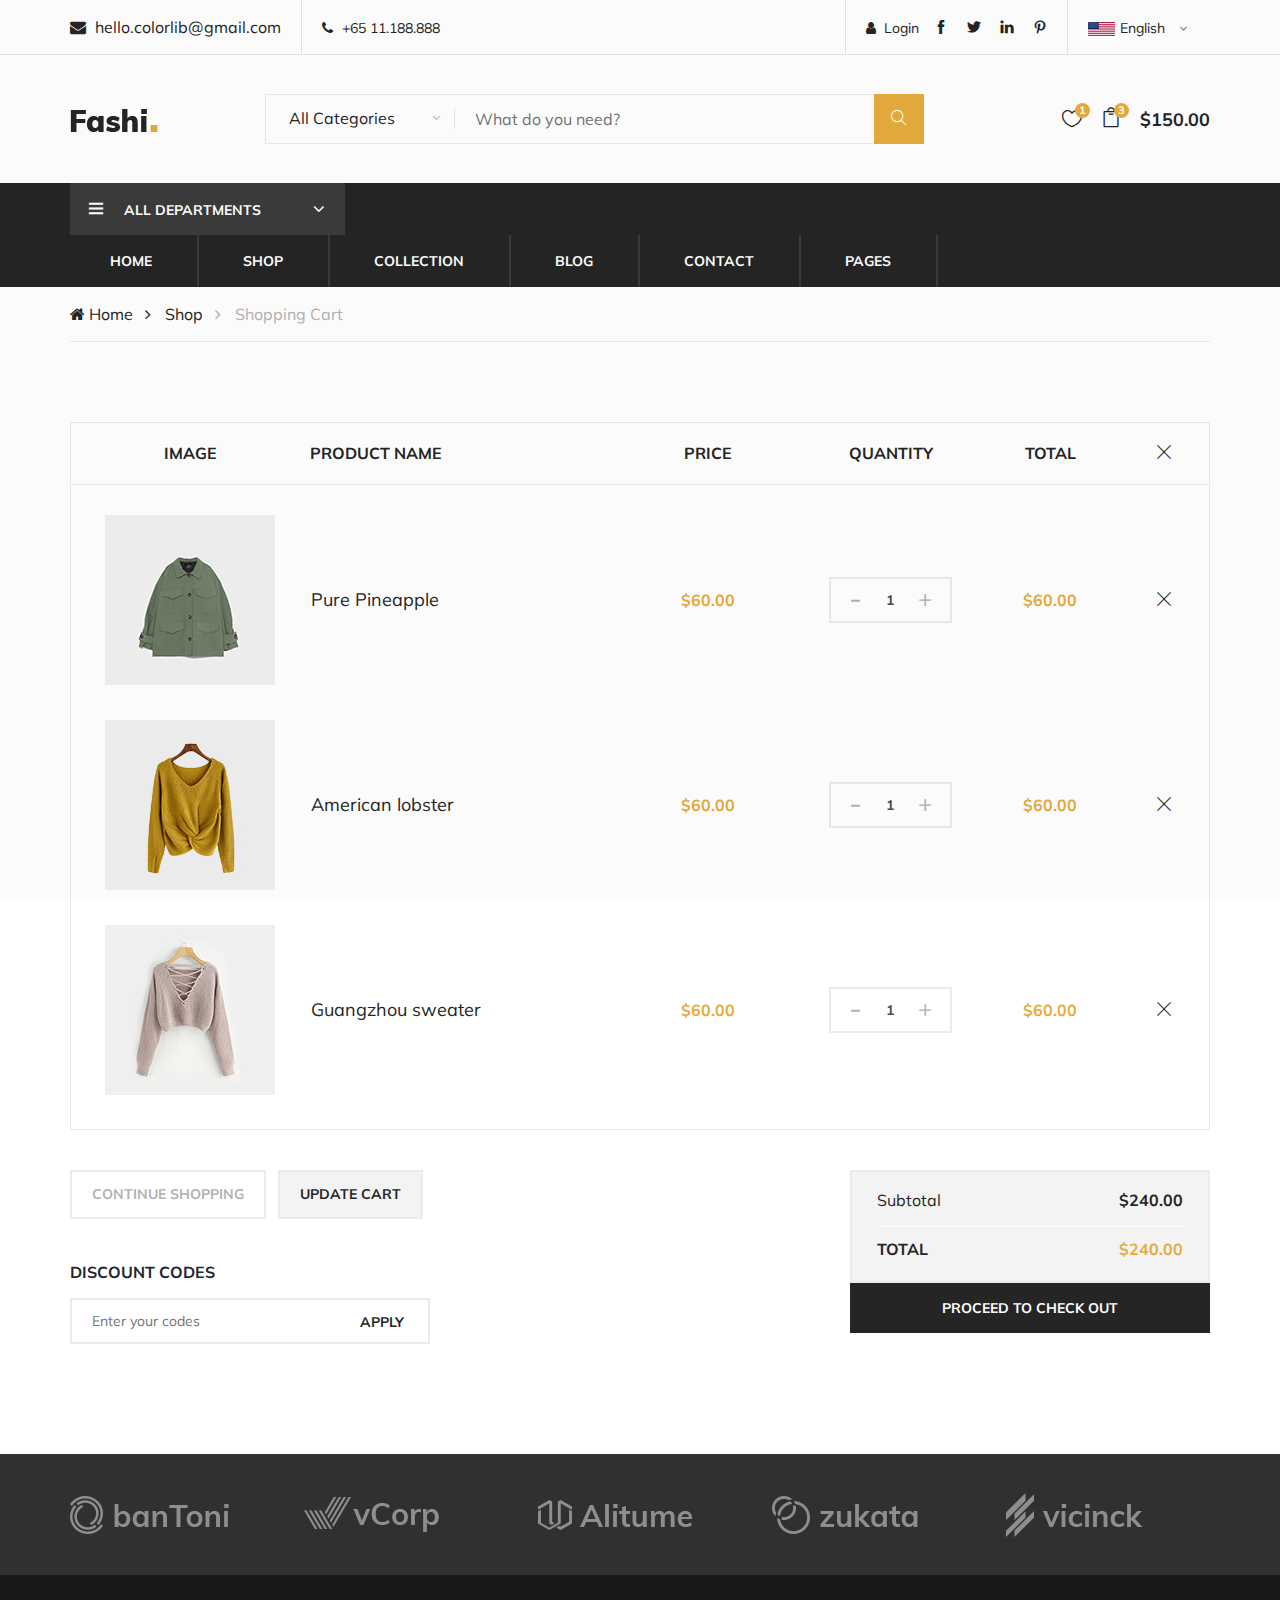
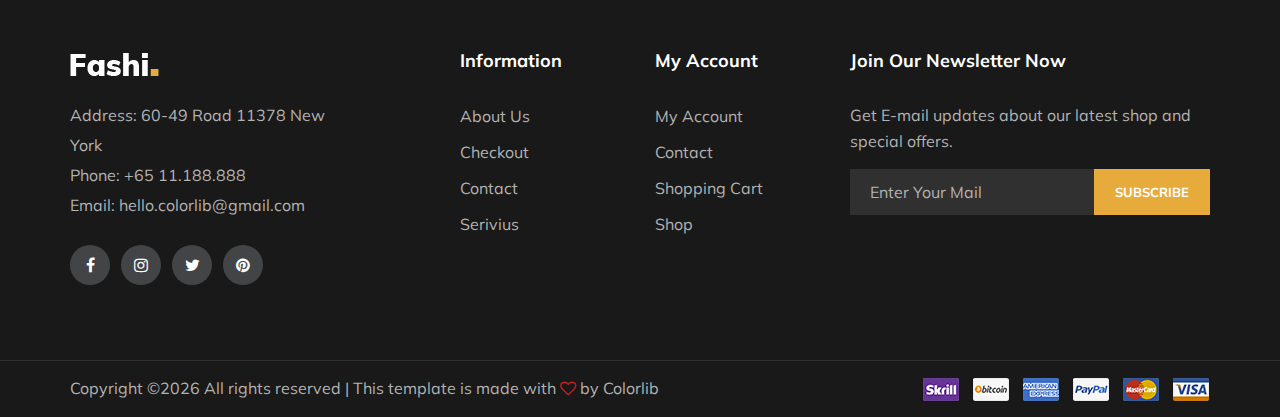
<file: shopping-cart.html>
<!DOCTYPE html>
<html lang="zxx">

<head>
    <meta charset="UTF-8">
    <meta name="description" content="Fashi Template">
    <meta name="keywords" content="Fashi, unica, creative, html">
    <meta name="viewport" content="width=device-width, initial-scale=1.0">
    <meta http-equiv="X-UA-Compatible" content="ie=edge">
    <title>Fashi | Template</title>

    <!-- Google Font -->
    <link href="https://fonts.googleapis.com/css?family=Muli:300,400,500,600,700,800,900&display=swap" rel="stylesheet">

    <!-- Css Styles -->
    <link rel="stylesheet" href="css/bootstrap.min.css" type="text/css">
    <link rel="stylesheet" href="css/font-awesome.min.css" type="text/css">
    <link rel="stylesheet" href="css/themify-icons.css" type="text/css">
    <link rel="stylesheet" href="css/elegant-icons.css" type="text/css">
    <link rel="stylesheet" href="css/owl.carousel.min.css" type="text/css">
    <link rel="stylesheet" href="css/nice-select.css" type="text/css">
    <link rel="stylesheet" href="css/jquery-ui.min.css" type="text/css">
    <link rel="stylesheet" href="css/slicknav.min.css" type="text/css">
    <link rel="stylesheet" href="css/style.css" type="text/css">
</head>

<body>
    <!-- Page Preloder -->
    <div id="preloder">
        <div class="loader"></div>
    </div>

    <!-- Header Section Begin -->
    <header class="header-section">
        <div class="header-top">
            <div class="container">
                <div class="ht-left">
                    <div class="mail-service">
                        <i class=" fa fa-envelope"></i>
                        hello.colorlib@gmail.com
                    </div>
                    <div class="phone-service">
                        <i class=" fa fa-phone"></i>
                        +65 11.188.888
                    </div>
                </div>
                <div class="ht-right">
                    <a href="#" class="login-panel"><i class="fa fa-user"></i>Login</a>
                    <div class="lan-selector">
                        <select class="language_drop" name="countries" id="countries" style="width:300px;">
                            <option value='yt' data-image="img/flag-1.jpg" data-imagecss="flag yt"
                                data-title="English">English</option>
                            <option value='yu' data-image="img/flag-2.jpg" data-imagecss="flag yu"
                                data-title="Bangladesh">German </option>
                        </select>
                    </div>
                    <div class="top-social">
                        <a href="#"><i class="ti-facebook"></i></a>
                        <a href="#"><i class="ti-twitter-alt"></i></a>
                        <a href="#"><i class="ti-linkedin"></i></a>
                        <a href="#"><i class="ti-pinterest"></i></a>
                    </div>
                </div>
            </div>
        </div>
        <div class="container">
            <div class="inner-header">
                <div class="row">
                    <div class="col-lg-2 col-md-2">
                        <div class="logo">
                            <a href="./index.html">
                                <img src="img/logo.png" alt="">
                            </a>
                        </div>
                    </div>
                    <div class="col-lg-7 col-md-7">
                        <div class="advanced-search">
                            <button type="button" class="category-btn">All Categories</button>
                            <form action="#" class="input-group">
                                <input type="text" placeholder="What do you need?">
                                <button type="button"><i class="ti-search"></i></button>
                            </form>
                        </div>
                    </div>
                    <div class="col-lg-3 text-right col-md-3">
                        <ul class="nav-right">
                            <li class="heart-icon"><a href="#">
                                    <i class="icon_heart_alt"></i>
                                    <span>1</span>
                                </a>
                            </li>
                            <li class="cart-icon"><a href="#">
                                    <i class="icon_bag_alt"></i>
                                    <span>3</span>
                                </a>
                                <div class="cart-hover">
                                    <div class="select-items">
                                        <table>
                                            <tbody>
                                                <tr>
                                                    <td class="si-pic"><img src="img/select-product-1.jpg" alt=""></td>
                                                    <td class="si-text">
                                                        <div class="product-selected">
                                                            <p>$60.00 x 1</p>
                                                            <h6>Kabino Bedside Table</h6>
                                                        </div>
                                                    </td>
                                                    <td class="si-close">
                                                        <i class="ti-close"></i>
                                                    </td>
                                                </tr>
                                                <tr>
                                                    <td class="si-pic"><img src="img/select-product-2.jpg" alt=""></td>
                                                    <td class="si-text">
                                                        <div class="product-selected">
                                                            <p>$60.00 x 1</p>
                                                            <h6>Kabino Bedside Table</h6>
                                                        </div>
                                                    </td>
                                                    <td class="si-close">
                                                        <i class="ti-close"></i>
                                                    </td>
                                                </tr>
                                            </tbody>
                                        </table>
                                    </div>
                                    <div class="select-total">
                                        <span>total:</span>
                                        <h5>$120.00</h5>
                                    </div>
                                    <div class="select-button">
                                        <a href="#" class="primary-btn view-card">VIEW CARD</a>
                                        <a href="#" class="primary-btn checkout-btn">CHECK OUT</a>
                                    </div>
                                </div>
                            </li>
                            <li class="cart-price">$150.00</li>
                        </ul>
                    </div>
                </div>
            </div>
        </div>
        <div class="nav-item">
            <div class="container">
                <div class="nav-depart">
                    <div class="depart-btn">
                        <i class="ti-menu"></i>
                        <span>All departments</span>
                        <ul class="depart-hover">
                            <li class="active"><a href="#">Women’s Clothing</a></li>
                            <li><a href="#">Men’s Clothing</a></li>
                            <li><a href="#">Underwear</a></li>
                            <li><a href="#">Kid's Clothing</a></li>
                            <li><a href="#">Brand Fashion</a></li>
                            <li><a href="#">Accessories/Shoes</a></li>
                            <li><a href="#">Luxury Brands</a></li>
                            <li><a href="#">Brand Outdoor Apparel</a></li>
                        </ul>
                    </div>
                </div>
                <nav class="nav-menu mobile-menu">
                    <ul>
                        <li><a href="./index.html">Home</a></li>
                        <li><a href="./shop.html">Shop</a></li>
                        <li><a href="#">Collection</a>
                            <ul class="dropdown">
                                <li><a href="#">Men's</a></li>
                                <li><a href="#">Women's</a></li>
                                <li><a href="#">Kid's</a></li>
                            </ul>
                        </li>
                        <li><a href="./blog.html">Blog</a></li>
                        <li><a href="./contact.html">Contact</a></li>
                        <li><a href="#">Pages</a>
                            <ul class="dropdown">
                                <li><a href="./blog-details.html">Blog Details</a></li>
                                <li><a href="./shopping-cart.html">Shopping Cart</a></li>
                                <li><a href="./check-out.html">Checkout</a></li>
                                <li><a href="./faq.html">Faq</a></li>
                                <li><a href="./register.html">Register</a></li>
                                <li><a href="./login.html">Login</a></li>
                            </ul>
                        </li>
                    </ul>
                </nav>
                <div id="mobile-menu-wrap"></div>
            </div>
        </div>
    </header>
    <!-- Header End -->

    <!-- Breadcrumb Section Begin -->
    <div class="breacrumb-section">
        <div class="container">
            <div class="row">
                <div class="col-lg-12">
                    <div class="breadcrumb-text product-more">
                        <a href="./home.html"><i class="fa fa-home"></i> Home</a>
                        <a href="./shop.html">Shop</a>
                        <span>Shopping Cart</span>
                    </div>
                </div>
            </div>
        </div>
    </div>
    <!-- Breadcrumb Section Begin -->

    <!-- Shopping Cart Section Begin -->
    <section class="shopping-cart spad">
        <div class="container">
            <div class="row">
                <div class="col-lg-12">
                    <div class="cart-table">
                        <table>
                            <thead>
                                <tr>
                                    <th>Image</th>
                                    <th class="p-name">Product Name</th>
                                    <th>Price</th>
                                    <th>Quantity</th>
                                    <th>Total</th>
                                    <th><i class="ti-close"></i></th>
                                </tr>
                            </thead>
                            <tbody>
                                <tr>
                                    <td class="cart-pic first-row"><img src="img/cart-page/product-1.jpg" alt=""></td>
                                    <td class="cart-title first-row">
                                        <h5>Pure Pineapple</h5>
                                    </td>
                                    <td class="p-price first-row">$60.00</td>
                                    <td class="qua-col first-row">
                                        <div class="quantity">
                                            <div class="pro-qty">
                                                <input type="text" value="1">
                                            </div>
                                        </div>
                                    </td>
                                    <td class="total-price first-row">$60.00</td>
                                    <td class="close-td first-row"><i class="ti-close"></i></td>
                                </tr>
                                <tr>
                                    <td class="cart-pic"><img src="img/cart-page/product-2.jpg" alt=""></td>
                                    <td class="cart-title">
                                        <h5>American lobster</h5>
                                    </td>
                                    <td class="p-price">$60.00</td>
                                    <td class="qua-col">
                                        <div class="quantity">
                                            <div class="pro-qty">
                                                <input type="text" value="1">
                                            </div>
                                        </div>
                                    </td>
                                    <td class="total-price">$60.00</td>
                                    <td class="close-td"><i class="ti-close"></i></td>
                                </tr>
                                <tr>
                                    <td class="cart-pic"><img src="img/cart-page/product-3.jpg" alt=""></td>
                                    <td class="cart-title">
                                        <h5>Guangzhou sweater</h5>
                                    </td>
                                    <td class="p-price">$60.00</td>
                                    <td class="qua-col">
                                        <div class="quantity">
                                            <div class="pro-qty">
                                                <input type="text" value="1">
                                            </div>
                                        </div>
                                    </td>
                                    <td class="total-price">$60.00</td>
                                    <td class="close-td"><i class="ti-close"></i></td>
                                </tr>
                            </tbody>
                        </table>
                    </div>
                    <div class="row">
                        <div class="col-lg-4">
                            <div class="cart-buttons">
                                <a href="#" class="primary-btn continue-shop">Continue shopping</a>
                                <a href="#" class="primary-btn up-cart">Update cart</a>
                            </div>
                            <div class="discount-coupon">
                                <h6>Discount Codes</h6>
                                <form action="#" class="coupon-form">
                                    <input type="text" placeholder="Enter your codes">
                                    <button type="submit" class="site-btn coupon-btn">Apply</button>
                                </form>
                            </div>
                        </div>
                        <div class="col-lg-4 offset-lg-4">
                            <div class="proceed-checkout">
                                <ul>
                                    <li class="subtotal">Subtotal <span>$240.00</span></li>
                                    <li class="cart-total">Total <span>$240.00</span></li>
                                </ul>
                                <a href="#" class="proceed-btn">PROCEED TO CHECK OUT</a>
                            </div>
                        </div>
                    </div>
                </div>
            </div>
        </div>
    </section>
    <!-- Shopping Cart Section End -->

    <!-- Partner Logo Section Begin -->
    <div class="partner-logo">
        <div class="container">
            <div class="logo-carousel owl-carousel">
                <div class="logo-item">
                    <div class="tablecell-inner">
                        <img src="img/logo-carousel/logo-1.png" alt="">
                    </div>
                </div>
                <div class="logo-item">
                    <div class="tablecell-inner">
                        <img src="img/logo-carousel/logo-2.png" alt="">
                    </div>
                </div>
                <div class="logo-item">
                    <div class="tablecell-inner">
                        <img src="img/logo-carousel/logo-3.png" alt="">
                    </div>
                </div>
                <div class="logo-item">
                    <div class="tablecell-inner">
                        <img src="img/logo-carousel/logo-4.png" alt="">
                    </div>
                </div>
                <div class="logo-item">
                    <div class="tablecell-inner">
                        <img src="img/logo-carousel/logo-5.png" alt="">
                    </div>
                </div>
            </div>
        </div>
    </div>
    <!-- Partner Logo Section End -->

    <!-- Footer Section Begin -->
    <footer class="footer-section">
        <div class="container">
            <div class="row">
                <div class="col-lg-3">
                    <div class="footer-left">
                        <div class="footer-logo">
                            <a href="#"><img src="img/footer-logo.png" alt=""></a>
                        </div>
                        <ul>
                            <li>Address: 60-49 Road 11378 New York</li>
                            <li>Phone: +65 11.188.888</li>
                            <li>Email: hello.colorlib@gmail.com</li>
                        </ul>
                        <div class="footer-social">
                            <a href="#"><i class="fa fa-facebook"></i></a>
                            <a href="#"><i class="fa fa-instagram"></i></a>
                            <a href="#"><i class="fa fa-twitter"></i></a>
                            <a href="#"><i class="fa fa-pinterest"></i></a>
                        </div>
                    </div>
                </div>
                <div class="col-lg-2 offset-lg-1">
                    <div class="footer-widget">
                        <h5>Information</h5>
                        <ul>
                            <li><a href="#">About Us</a></li>
                            <li><a href="#">Checkout</a></li>
                            <li><a href="#">Contact</a></li>
                            <li><a href="#">Serivius</a></li>
                        </ul>
                    </div>
                </div>
                <div class="col-lg-2">
                    <div class="footer-widget">
                        <h5>My Account</h5>
                        <ul>
                            <li><a href="#">My Account</a></li>
                            <li><a href="#">Contact</a></li>
                            <li><a href="#">Shopping Cart</a></li>
                            <li><a href="#">Shop</a></li>
                        </ul>
                    </div>
                </div>
                <div class="col-lg-4">
                    <div class="newslatter-item">
                        <h5>Join Our Newsletter Now</h5>
                        <p>Get E-mail updates about our latest shop and special offers.</p>
                        <form action="#" class="subscribe-form">
                            <input type="text" placeholder="Enter Your Mail">
                            <button type="button">Subscribe</button>
                        </form>
                    </div>
                </div>
            </div>
        </div>
        <div class="copyright-reserved">
            <div class="container">
                <div class="row">
                    <div class="col-lg-12">
                        <div class="copyright-text">
                            <!-- Link back to Colorlib can't be removed. Template is licensed under CC BY 3.0. -->
Copyright &copy;<script>document.write(new Date().getFullYear());</script> All rights reserved | This template is made with <i class="fa fa-heart-o" aria-hidden="true"></i> by <a href="https://colorlib.com" target="_blank">Colorlib</a>
<!-- Link back to Colorlib can't be removed. Template is licensed under CC BY 3.0. -->
                        </div>
                        <div class="payment-pic">
                            <img src="img/payment-method.png" alt="">
                        </div>
                    </div>
                </div>
            </div>
        </div>
    </footer>
    <!-- Footer Section End -->

    <!-- Js Plugins -->
    <script src="js/jquery-3.3.1.min.js"></script>
    <script src="js/bootstrap.min.js"></script>
    <script src="js/jquery-ui.min.js"></script>
    <script src="js/jquery.countdown.min.js"></script>
    <script src="js/jquery.nice-select.min.js"></script>
    <script src="js/jquery.zoom.min.js"></script>
    <script src="js/jquery.dd.min.js"></script>
    <script src="js/jquery.slicknav.js"></script>
    <script src="js/owl.carousel.min.js"></script>
    <script src="js/main.js"></script>
</body>

</html>
</file>
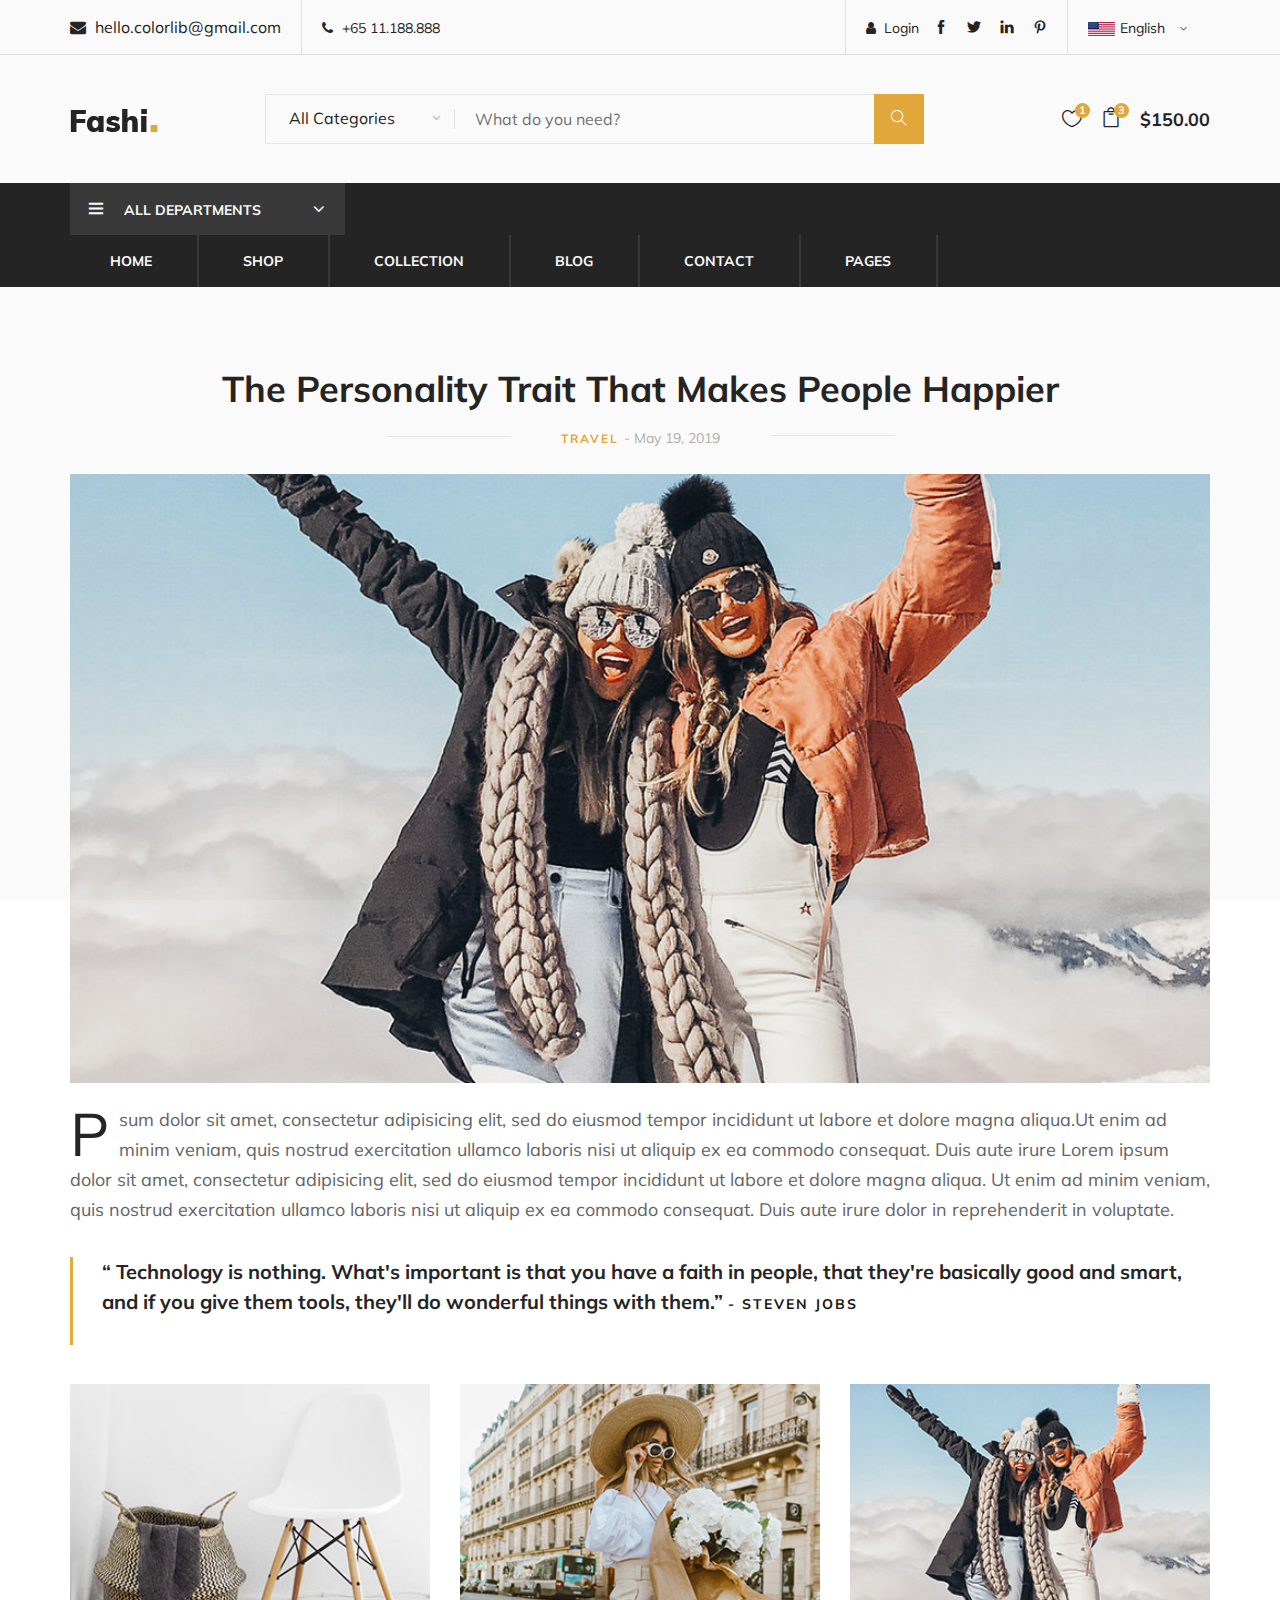
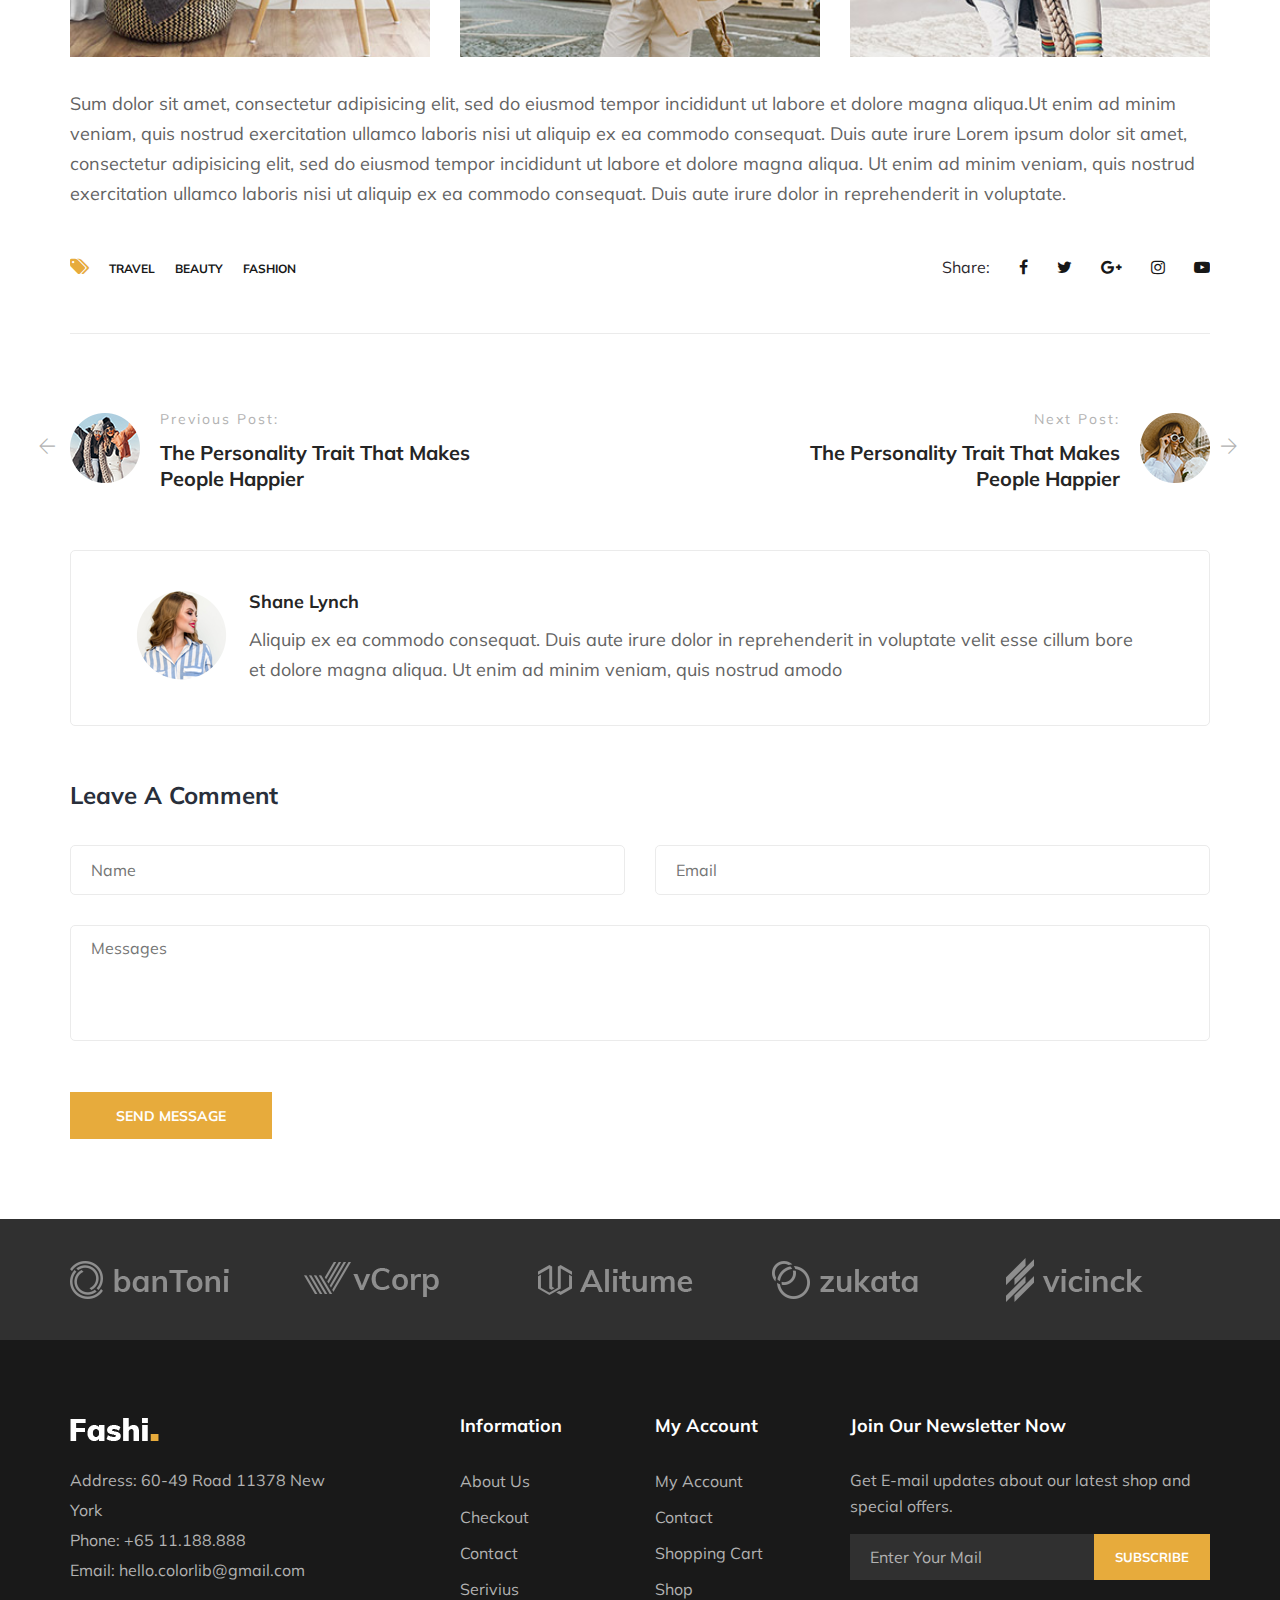
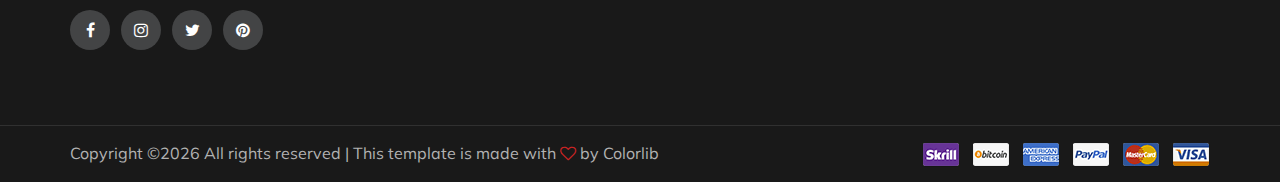
<file: sourceHTML/blog-details.html>
<!DOCTYPE html>
<html lang="zxx">

<head>
    <meta charset="UTF-8">
    <meta name="description" content="Fashi Template">
    <meta name="keywords" content="Fashi, unica, creative, html">
    <meta name="viewport" content="width=device-width, initial-scale=1.0">
    <meta http-equiv="X-UA-Compatible" content="ie=edge">
    <title>Fashi | Template</title>

    <!-- Google Font -->
    <link href="https://fonts.googleapis.com/css?family=Muli:300,400,500,600,700,800,900&display=swap" rel="stylesheet">

    <!-- Css Styles -->
    <link rel="stylesheet" href="../css/bootstrap.min.css" type="text/css">
    <link rel="stylesheet" href="../css/font-awesome.min.css" type="text/css">
    <link rel="stylesheet" href="../css/themify-icons.css" type="text/css">
    <link rel="stylesheet" href="../css/elegant-icons.css" type="text/css">
    <link rel="stylesheet" href="../css/owl.carousel.min.css" type="text/css">
    <link rel="stylesheet" href="../css/nice-select.css" type="text/css">
    <link rel="stylesheet" href="../css/jquery-ui.min.css" type="text/css">
    <link rel="stylesheet" href="../css/slicknav.min.css" type="text/css">
    <link rel="stylesheet" href="../css/style.css" type="text/css">
</head>

<body>
    <!-- Page Preloder -->
    <div id="preloder">
        <div class="loader"></div>
    </div>

    <!-- Header Section Begin -->
    <header class="header-section">
        <div class="header-top">
            <div class="container">
                <div class="ht-left">
                    <div class="mail-service">
                        <i class=" fa fa-envelope"></i>
                        hello.colorlib@gmail.com
                    </div>
                    <div class="phone-service">
                        <i class=" fa fa-phone"></i>
                        +65 11.188.888
                    </div>
                </div>
                <div class="ht-right">
                    <a href="#" class="login-panel"><i class="fa fa-user"></i>Login</a>
                    <div class="lan-selector">
                        <select class="language_drop" name="countries" id="countries" style="width:300px;">
                            <option value='yt' data-image="../img/flag-1.jpg" data-imagecss="flag yt"
                                data-title="English">English</option>
                            <option value='yu' data-image="../img/flag-2.jpg" data-imagecss="flag yu"
                                data-title="Bangladesh">German </option>
                        </select>
                    </div>
                    <div class="top-social">
                        <a href="#"><i class="ti-facebook"></i></a>
                        <a href="#"><i class="ti-twitter-alt"></i></a>
                        <a href="#"><i class="ti-linkedin"></i></a>
                        <a href="#"><i class="ti-pinterest"></i></a>
                    </div>
                </div>
            </div>
        </div>
        <div class="container">
            <div class="inner-header">
                <div class="row">
                    <div class="col-lg-2 col-md-2">
                        <div class="logo">
                            <a href="./index.html">
                                <img src="../img/logo.png" alt="">
                            </a>
                        </div>
                    </div>
                    <div class="col-lg-7 col-md-7">
                        <div class="advanced-search">
                            <button type="button" class="category-btn">All Categories</button>
                            <form action="#" class="input-group">
                                <input type="text" placeholder="What do you need?">
                                <button type="button"><i class="ti-search"></i></button>
                            </form>
                        </div>
                    </div>
                    <div class="col-lg-3 text-right col-md-3">
                        <ul class="nav-right">
                            <li class="heart-icon"><a href="#">
                                    <i class="icon_heart_alt"></i>
                                    <span>1</span>
                                </a>
                            </li>
                            <li class="cart-icon"><a href="#">
                                    <i class="icon_bag_alt"></i>
                                    <span>3</span>
                                </a>
                                <div class="cart-hover">
                                    <div class="select-items">
                                        <table>
                                            <tbody>
                                                <tr>
                                                    <td class="si-pic"><img src="../img/select-product-1.jpg" alt=""></td>
                                                    <td class="si-text">
                                                        <div class="product-selected">
                                                            <p>$60.00 x 1</p>
                                                            <h6>Kabino Bedside Table</h6>
                                                        </div>
                                                    </td>
                                                    <td class="si-close">
                                                        <i class="ti-close"></i>
                                                    </td>
                                                </tr>
                                                <tr>
                                                    <td class="si-pic"><img src="../img/select-product-2.jpg" alt=""></td>
                                                    <td class="si-text">
                                                        <div class="product-selected">
                                                            <p>$60.00 x 1</p>
                                                            <h6>Kabino Bedside Table</h6>
                                                        </div>
                                                    </td>
                                                    <td class="si-close">
                                                        <i class="ti-close"></i>
                                                    </td>
                                                </tr>
                                            </tbody>
                                        </table>
                                    </div>
                                    <div class="select-total">
                                        <span>total:</span>
                                        <h5>$120.00</h5>
                                    </div>
                                    <div class="select-button">
                                        <a href="#" class="primary-btn view-card">VIEW CARD</a>
                                        <a href="#" class="primary-btn checkout-btn">CHECK OUT</a>
                                    </div>
                                </div>
                            </li>
                            <li class="cart-price">$150.00</li>
                        </ul>
                    </div>
                </div>
            </div>
        </div>
        <div class="nav-item">
            <div class="container">
                <div class="nav-depart">
                    <div class="depart-btn">
                        <i class="ti-menu"></i>
                        <span>All departments</span>
                        <ul class="depart-hover">
                            <li class="active"><a href="#">Women’s Clothing</a></li>
                            <li><a href="#">Men’s Clothing</a></li>
                            <li><a href="#">Underwear</a></li>
                            <li><a href="#">Kid's Clothing</a></li>
                            <li><a href="#">Brand Fashion</a></li>
                            <li><a href="#">Accessories/Shoes</a></li>
                            <li><a href="#">Luxury Brands</a></li>
                            <li><a href="#">Brand Outdoor Apparel</a></li>
                        </ul>
                    </div>
                </div>
                <nav class="nav-menu mobile-menu">
                    <ul>
                        <li><a href="./index.html">Home</a></li>
                        <li><a href="./shop.html">Shop</a></li>
                        <li><a href="#">Collection</a>
                            <ul class="dropdown">
                                <li><a href="#">Men's</a></li>
                                <li><a href="#">Women's</a></li>
                                <li><a href="#">Kid's</a></li>
                            </ul>
                        </li>
                        <li><a href="./blog.html">Blog</a></li>
                        <li><a href="./check-out.html">Contact</a></li>
                        <li><a href="#">Pages</a>
                            <ul class="dropdown">
                                <li><a href="./blog-details.html">Blog Details</a></li>
                                <li><a href="./shopping-cart.html">Shopping Cart</a></li>
                                <li><a href="./check-out.html">Checkout</a></li>
                                <li><a href="./faq.html">Faq</a></li>
                                <li><a href="./register.html">Register</a></li>
                                <li><a href="./login.html">Login</a></li>
                            </ul>
                        </li>
                    </ul>
                </nav>
                <div id="mobile-menu-wrap"></div>
            </div>
        </div>
    </header>
    <!-- Header End -->

    <!-- Blog Details Section Begin -->
    <section class="blog-details spad">
        <div class="container">
            <div class="row">
                <div class="col-lg-12">
                    <div class="blog-details-inner">
                        <div class="blog-detail-title">
                            <h2>The Personality Trait That Makes People Happier</h2>
                            <p>travel <span>- May 19, 2019</span></p>
                        </div>
                        <div class="blog-large-pic">
                            <img src="../img/blog/blog-detail.jpg" alt="">
                        </div>
                        <div class="blog-detail-desc">
                            <p>psum dolor sit amet, consectetur adipisicing elit, sed do eiusmod tempor incididunt ut
                                labore et dolore magna aliqua.Ut enim ad minim veniam, quis nostrud exercitation ullamco
                                laboris nisi ut aliquip ex ea commodo consequat. Duis aute irure Lorem ipsum dolor sit
                                amet, consectetur adipisicing elit, sed do eiusmod tempor incididunt ut labore et dolore
                                magna aliqua. Ut enim ad minim veniam, quis nostrud exercitation ullamco laboris nisi ut
                                aliquip ex ea commodo consequat. Duis aute irure dolor in reprehenderit in voluptate.
                            </p>
                        </div>
                        <div class="blog-quote">
                            <p>“ Technology is nothing. What's important is that you have a faith in people, that
                                they're basically good and smart, and if you give them tools, they'll do wonderful
                                things with them.” <span>- Steven Jobs</span></p>
                        </div>
                        <div class="blog-more">
                            <div class="row">
                                <div class="col-sm-4">
                                    <img src="../img/blog/blog-detail-1.jpg" alt="">
                                </div>
                                <div class="col-sm-4">
                                    <img src="../img/blog/blog-detail-2.jpg" alt="">
                                </div>
                                <div class="col-sm-4">
                                    <img src="../img/blog/blog-detail-3.jpg" alt="">
                                </div>
                            </div>
                        </div>
                        <p>Sum dolor sit amet, consectetur adipisicing elit, sed do eiusmod tempor incididunt ut labore
                            et dolore magna aliqua.Ut enim ad minim veniam, quis nostrud exercitation ullamco laboris
                            nisi ut aliquip ex ea commodo consequat. Duis aute irure Lorem ipsum dolor sit amet,
                            consectetur adipisicing elit, sed do eiusmod tempor incididunt ut labore et dolore magna
                            aliqua. Ut enim ad minim veniam, quis nostrud exercitation ullamco laboris nisi ut aliquip
                            ex ea commodo consequat. Duis aute irure dolor in reprehenderit in voluptate.</p>
                        <div class="tag-share">
                            <div class="details-tag">
                                <ul>
                                    <li><i class="fa fa-tags"></i></li>
                                    <li>Travel</li>
                                    <li>Beauty</li>
                                    <li>Fashion</li>
                                </ul>
                            </div>
                            <div class="blog-share">
                                <span>Share:</span>
                                <div class="social-links">
                                    <a href="#"><i class="fa fa-facebook"></i></a>
                                    <a href="#"><i class="fa fa-twitter"></i></a>
                                    <a href="#"><i class="fa fa-google-plus"></i></a>
                                    <a href="#"><i class="fa fa-instagram"></i></a>
                                    <a href="#"><i class="fa fa-youtube-play"></i></a>
                                </div>
                            </div>
                        </div>
                        <div class="blog-post">
                            <div class="row">
                                <div class="col-lg-5 col-md-6">
                                    <a href="#" class="prev-blog">
                                        <div class="pb-pic">
                                            <i class="ti-arrow-left"></i>
                                            <img src="../img/blog/prev-blog.png" alt="">
                                        </div>
                                        <div class="pb-text">
                                            <span>Previous Post:</span>
                                            <h5>The Personality Trait That Makes People Happier</h5>
                                        </div>
                                    </a>
                                </div>
                                <div class="col-lg-5 offset-lg-2 col-md-6">
                                    <a href="#" class="next-blog">
                                        <div class="nb-pic">
                                            <img src="../img/blog/next-blog.png" alt="">
                                            <i class="ti-arrow-right"></i>
                                        </div>
                                        <div class="nb-text">
                                            <span>Next Post:</span>
                                            <h5>The Personality Trait That Makes People Happier</h5>
                                        </div>
                                    </a>
                                </div>
                            </div>
                        </div>
                        <div class="posted-by">
                            <div class="pb-pic">
                                <img src="../img/blog/post-by.png" alt="">
                            </div>
                            <div class="pb-text">
                                <a href="#">
                                    <h5>Shane Lynch</h5>
                                </a>
                                <p>Aliquip ex ea commodo consequat. Duis aute irure dolor in reprehenderit in voluptate
                                    velit esse cillum bore et dolore magna aliqua. Ut enim ad minim veniam, quis nostrud
                                    amodo</p>
                            </div>
                        </div>
                        <div class="leave-comment">
                            <h4>Leave A Comment</h4>
                            <form action="#" class="comment-form">
                                <div class="row">
                                    <div class="col-lg-6">
                                        <input type="text" placeholder="Name">
                                    </div>
                                    <div class="col-lg-6">
                                        <input type="text" placeholder="Email">
                                    </div>
                                    <div class="col-lg-12">
                                        <textarea placeholder="Messages"></textarea>
                                        <button type="submit" class="site-btn">Send message</button>
                                    </div>
                                </div>
                            </form>
                        </div>
                    </div>
                </div>
            </div>
        </div>
    </section>
    <!-- Blog Details Section End -->

    <!-- Partner Logo Section Begin -->
    <div class="partner-logo">
        <div class="container">
            <div class="logo-carousel owl-carousel">
                <div class="logo-item">
                    <div class="tablecell-inner">
                        <img src="../img/logo-carousel/logo-1.png" alt="">
                    </div>
                </div>
                <div class="logo-item">
                    <div class="tablecell-inner">
                        <img src="../img/logo-carousel/logo-2.png" alt="">
                    </div>
                </div>
                <div class="logo-item">
                    <div class="tablecell-inner">
                        <img src="../img/logo-carousel/logo-3.png" alt="">
                    </div>
                </div>
                <div class="logo-item">
                    <div class="tablecell-inner">
                        <img src="../img/logo-carousel/logo-4.png" alt="">
                    </div>
                </div>
                <div class="logo-item">
                    <div class="tablecell-inner">
                        <img src="../img/logo-carousel/logo-5.png" alt="">
                    </div>
                </div>
            </div>
        </div>
    </div>
    <!-- Partner Logo Section End -->

    <!-- Footer Section Begin -->
    <footer class="footer-section">
        <div class="container">
            <div class="row">
                <div class="col-lg-3">
                    <div class="footer-left">
                        <div class="footer-logo">
                            <a href="#"><img src="../img/footer-logo.png" alt=""></a>
                        </div>
                        <ul>
                            <li>Address: 60-49 Road 11378 New York</li>
                            <li>Phone: +65 11.188.888</li>
                            <li>Email: hello.colorlib@gmail.com</li>
                        </ul>
                        <div class="footer-social">
                            <a href="#"><i class="fa fa-facebook"></i></a>
                            <a href="#"><i class="fa fa-instagram"></i></a>
                            <a href="#"><i class="fa fa-twitter"></i></a>
                            <a href="#"><i class="fa fa-pinterest"></i></a>
                        </div>
                    </div>
                </div>
                <div class="col-lg-2 offset-lg-1">
                    <div class="footer-widget">
                        <h5>Information</h5>
                        <ul>
                            <li><a href="#">About Us</a></li>
                            <li><a href="#">Checkout</a></li>
                            <li><a href="#">Contact</a></li>
                            <li><a href="#">Serivius</a></li>
                        </ul>
                    </div>
                </div>
                <div class="col-lg-2">
                    <div class="footer-widget">
                        <h5>My Account</h5>
                        <ul>
                            <li><a href="#">My Account</a></li>
                            <li><a href="#">Contact</a></li>
                            <li><a href="#">Shopping Cart</a></li>
                            <li><a href="#">Shop</a></li>
                        </ul>
                    </div>
                </div>
                <div class="col-lg-4">
                    <div class="newslatter-item">
                        <h5>Join Our Newsletter Now</h5>
                        <p>Get E-mail updates about our latest shop and special offers.</p>
                        <form action="#" class="subscribe-form">
                            <input type="text" placeholder="Enter Your Mail">
                            <button type="button">Subscribe</button>
                        </form>
                    </div>
                </div>
            </div>
        </div>
        <div class="copyright-reserved">
            <div class="container">
                <div class="row">
                    <div class="col-lg-12">
                        <div class="copyright-text">
                            <!-- Link back to Colorlib can't be removed. Template is licensed under CC BY 3.0. -->
Copyright &copy;<script>document.write(new Date().getFullYear());</script> All rights reserved | This template is made with <i class="fa fa-heart-o" aria-hidden="true"></i> by <a href="https://colorlib.com" target="_blank">Colorlib</a>
<!-- Link back to Colorlib can't be removed. Template is licensed under CC BY 3.0. -->
                        </div>
                        <div class="payment-pic">
                            <img src="../img/payment-method.png" alt="">
                        </div>
                    </div>
                </div>
            </div>
        </div>
    </footer>
    <!-- Footer Section End -->

    <!-- Js Plugins -->
    <script src="../js/jquery-3.3.1.min.js"></script>
    <script src="../js/bootstrap.min.js"></script>
    <script src="../js/jquery-ui.min.js"></script>
    <script src="../js/jquery.countdown.min.js"></script>
    <script src="../js/jquery.nice-select.min.js"></script>
    <script src="../js/jquery.zoom.min.js"></script>
    <script src="../js/jquery.dd.min.js"></script>
    <script src="../js/jquery.slicknav.js"></script>
    <script src="../js/owl.carousel.min.js"></script>
    <script src="../js/main.js"></script>
</body>

</html>
</file>
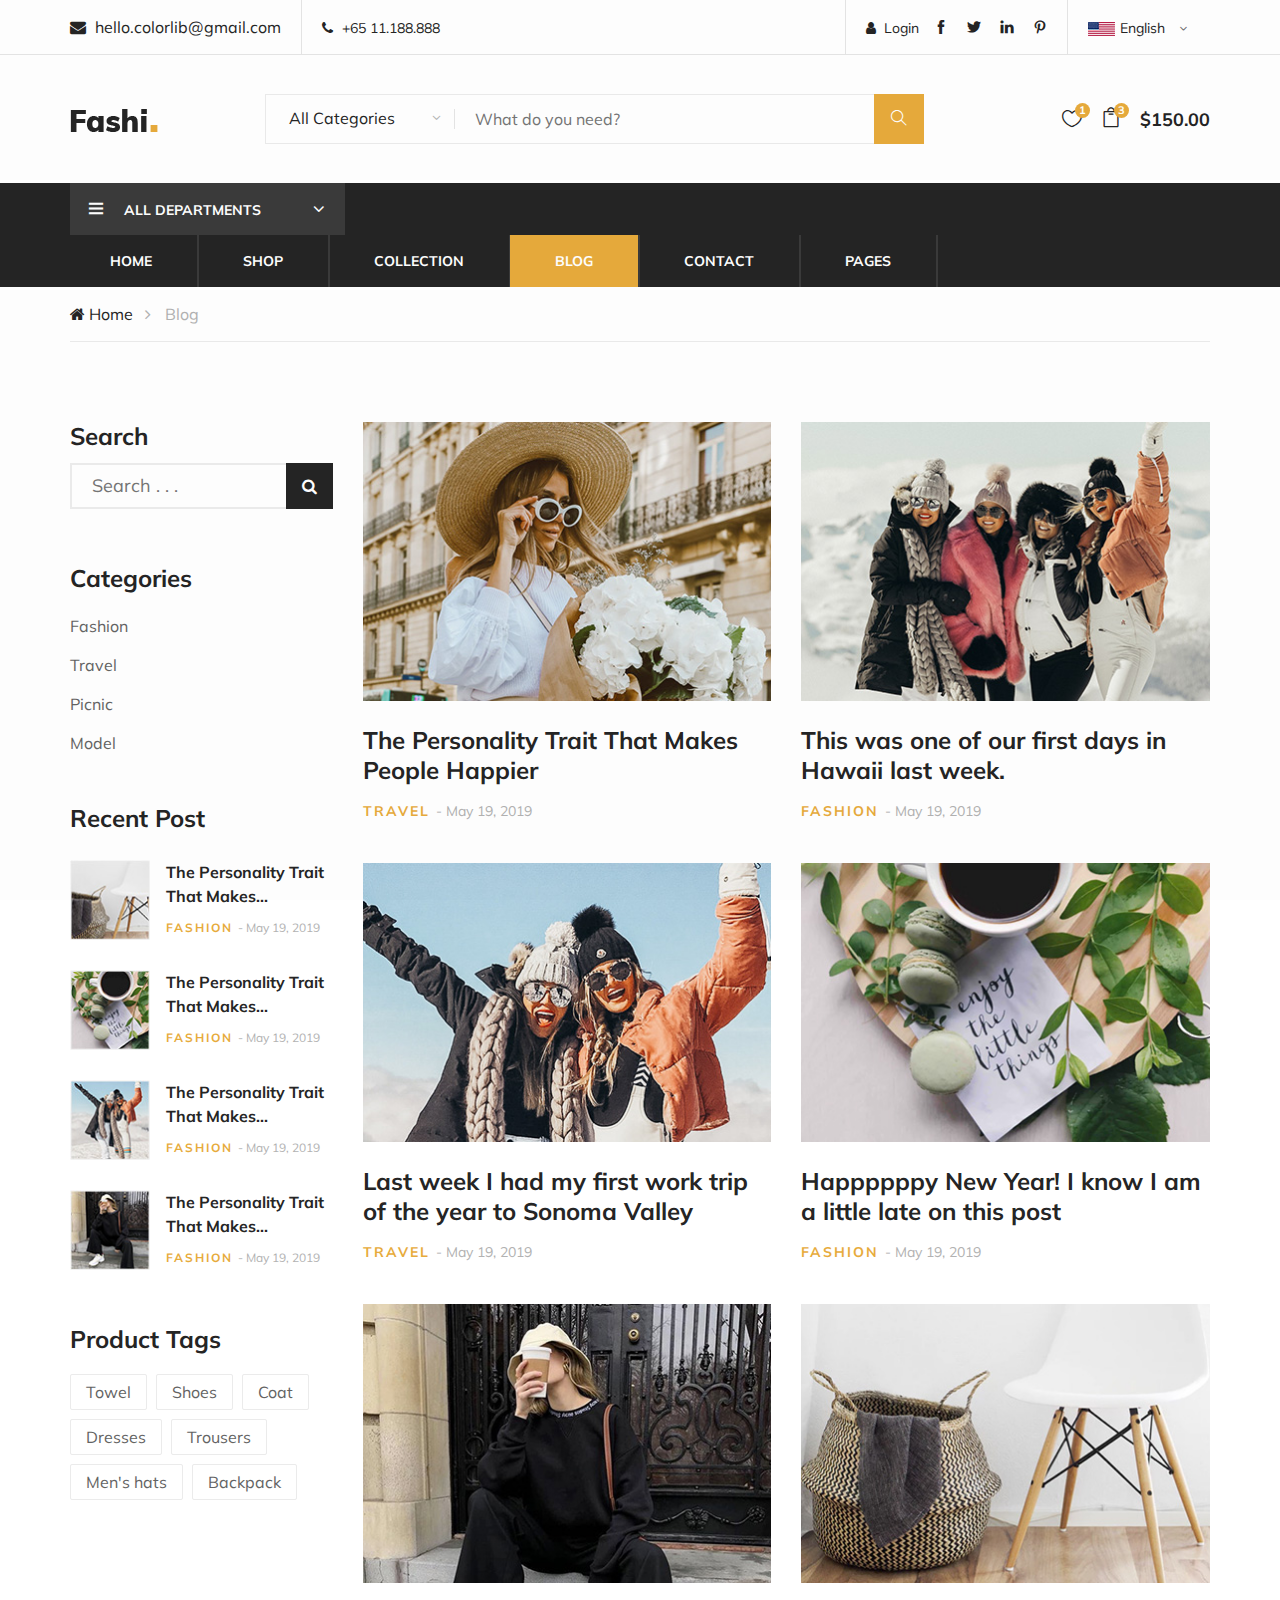
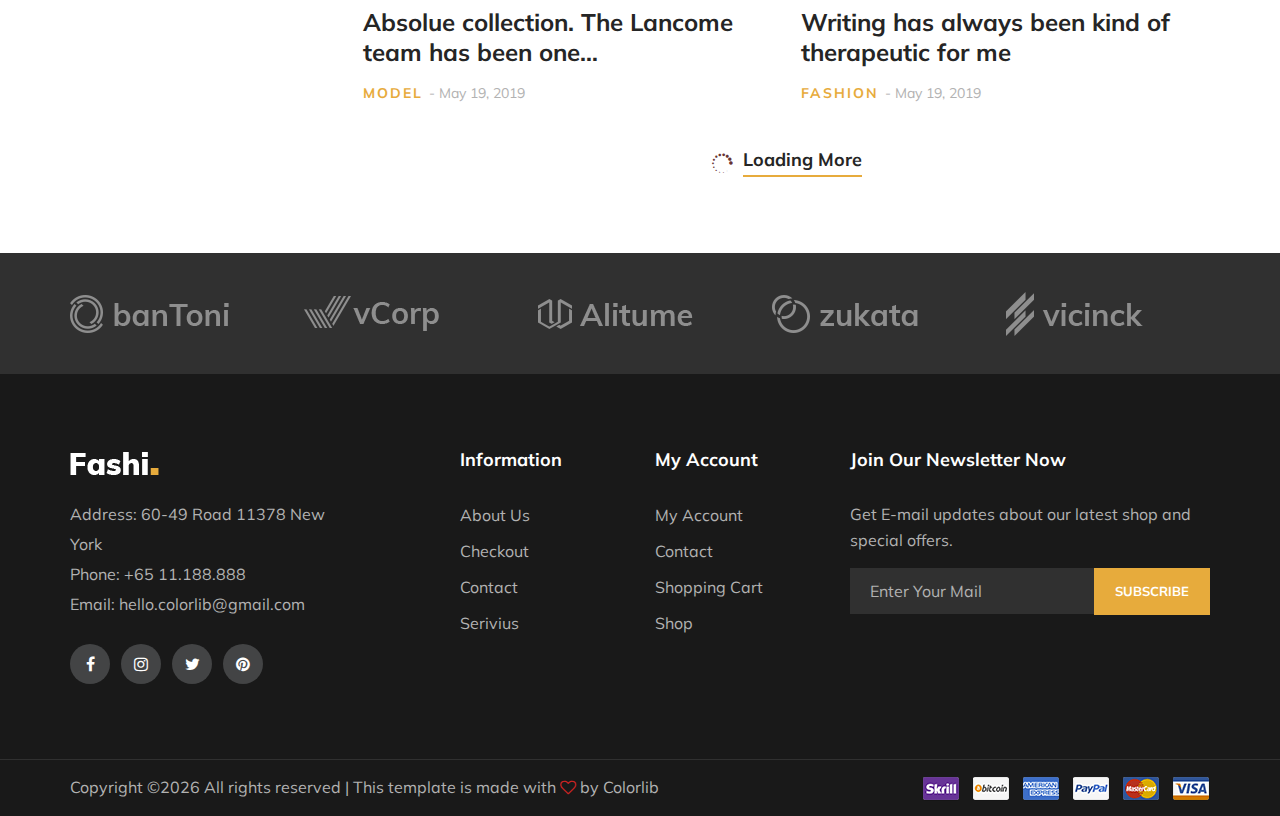
<file: sourceHTML/blog.html>
<!DOCTYPE html>
<html lang="zxx">

<head>
    <meta charset="UTF-8">
    <meta name="description" content="Fashi Template">
    <meta name="keywords" content="Fashi, unica, creative, html">
    <meta name="viewport" content="width=device-width, initial-scale=1.0">
    <meta http-equiv="X-UA-Compatible" content="ie=edge">
    <title>Fashi | Template</title>

    <!-- Google Font -->
    <link href="https://fonts.googleapis.com/css?family=Muli:300,400,500,600,700,800,900&display=swap" rel="stylesheet">

    <!-- Css Styles -->
    <link rel="stylesheet" href="../css/bootstrap.min.css" type="text/css">
    <link rel="stylesheet" href="../css/font-awesome.min.css" type="text/css">
    <link rel="stylesheet" href="../css/themify-icons.css" type="text/css">
    <link rel="stylesheet" href="../css/elegant-icons.css" type="text/css">
    <link rel="stylesheet" href="../css/owl.carousel.min.css" type="text/css">
    <link rel="stylesheet" href="../css/nice-select.css" type="text/css">
    <link rel="stylesheet" href="../css/jquery-ui.min.css" type="text/css">
    <link rel="stylesheet" href="../css/slicknav.min.css" type="text/css">
    <link rel="stylesheet" href="../css/style.css" type="text/css">
</head>

<body>
    <!-- Page Preloder -->
    <div id="preloder">
        <div class="loader"></div>
    </div>

    <!-- Header Section Begin -->
    <header class="header-section">
        <div class="header-top">
            <div class="container">
                <div class="ht-left">
                    <div class="mail-service">
                        <i class=" fa fa-envelope"></i>
                        hello.colorlib@gmail.com
                    </div>
                    <div class="phone-service">
                        <i class=" fa fa-phone"></i>
                        +65 11.188.888
                    </div>
                </div>
                <div class="ht-right">
                    <a href="#" class="login-panel"><i class="fa fa-user"></i>Login</a>
                    <div class="lan-selector">
                        <select class="language_drop" name="countries" id="countries" style="width:300px;">
                            <option value='yt' data-image="../img/flag-1.jpg" data-imagecss="flag yt"
                                data-title="English">English</option>
                            <option value='yu' data-image="../img/flag-2.jpg" data-imagecss="flag yu"
                                data-title="Bangladesh">German</option>
                        </select>
                    </div>
                    <div class="top-social">
                        <a href="#"><i class="ti-facebook"></i></a>
                        <a href="#"><i class="ti-twitter-alt"></i></a>
                        <a href="#"><i class="ti-linkedin"></i></a>
                        <a href="#"><i class="ti-pinterest"></i></a>
                    </div>
                </div>
            </div>
        </div>
        <div class="container">
            <div class="inner-header">
                <div class="row">
                    <div class="col-lg-2 col-md-2">
                        <div class="logo">
                            <a href="./index.html">
                                <img src="../img/logo.png" alt="">
                            </a>
                        </div>
                    </div>
                    <div class="col-lg-7 col-md-7">
                        <div class="advanced-search">
                            <button type="button" class="category-btn">All Categories</button>
                            <form action="#" class="input-group">
                                <input type="text" placeholder="What do you need?">
                                <button type="button"><i class="ti-search"></i></button>
                            </form>
                        </div>
                    </div>
                    <div class="col-lg-3 text-right col-md-3">
                        <ul class="nav-right">
                            <li class="heart-icon"><a href="#">
                                    <i class="icon_heart_alt"></i>
                                    <span>1</span>
                                </a>
                            </li>
                            <li class="cart-icon"><a href="#">
                                    <i class="icon_bag_alt"></i>
                                    <span>3</span>
                                </a>
                                <div class="cart-hover">
                                    <div class="select-items">
                                        <table>
                                            <tbody>
                                                <tr>
                                                    <td class="si-pic"><img src="../img/select-product-1.jpg" alt=""></td>
                                                    <td class="si-text">
                                                        <div class="product-selected">
                                                            <p>$60.00 x 1</p>
                                                            <h6>Kabino Bedside Table</h6>
                                                        </div>
                                                    </td>
                                                    <td class="si-close">
                                                        <i class="ti-close"></i>
                                                    </td>
                                                </tr>
                                                <tr>
                                                    <td class="si-pic"><img src="../img/select-product-2.jpg" alt=""></td>
                                                    <td class="si-text">
                                                        <div class="product-selected">
                                                            <p>$60.00 x 1</p>
                                                            <h6>Kabino Bedside Table</h6>
                                                        </div>
                                                    </td>
                                                    <td class="si-close">
                                                        <i class="ti-close"></i>
                                                    </td>
                                                </tr>
                                            </tbody>
                                        </table>
                                    </div>
                                    <div class="select-total">
                                        <span>total:</span>
                                        <h5>$120.00</h5>
                                    </div>
                                    <div class="select-button">
                                        <a href="#" class="primary-btn view-card">VIEW CARD</a>
                                        <a href="#" class="primary-btn checkout-btn">CHECK OUT</a>
                                    </div>
                                </div>
                            </li>
                            <li class="cart-price">$150.00</li>
                        </ul>
                    </div>
                </div>
            </div>
        </div>
        <div class="nav-item">
            <div class="container">
                <div class="nav-depart">
                    <div class="depart-btn">
                        <i class="ti-menu"></i>
                        <span>All departments</span>
                        <ul class="depart-hover">
                            <li class="active"><a href="#">Women’s Clothing</a></li>
                            <li><a href="#">Men’s Clothing</a></li>
                            <li><a href="#">Underwear</a></li>
                            <li><a href="#">Kid's Clothing</a></li>
                            <li><a href="#">Brand Fashion</a></li>
                            <li><a href="#">Accessories/Shoes</a></li>
                            <li><a href="#">Luxury Brands</a></li>
                            <li><a href="#">Brand Outdoor Apparel</a></li>
                        </ul>
                    </div>
                </div>
                <nav class="nav-menu mobile-menu">
                    <ul>
                        <li><a href="./index.html">Home</a></li>
                        <li><a href="./shop.html">Shop</a></li>
                        <li><a href="#">Collection</a>
                            <ul class="dropdown">
                                <li><a href="#">Men's</a></li>
                                <li><a href="#">Women's</a></li>
                                <li><a href="#">Kid's</a></li>
                            </ul>
                        </li>
                        <li class="active"><a href="./blog.html">Blog</a></li>
                        <li><a href="./contact.html">Contact</a></li>
                        <li><a href="#">Pages</a>
                            <ul class="dropdown">
                                <li><a href="./blog-details.html">Blog Details</a></li>
                                <li><a href="./shopping-cart.html">Shopping Cart</a></li>
                                <li><a href="./check-out.html">Checkout</a></li>
                                <li><a href="./faq.html">Faq</a></li>
                                <li><a href="./register.html">Register</a></li>
                                <li><a href="./login.html">Login</a></li>
                            </ul>
                        </li>
                    </ul>
                </nav>
                <div id="mobile-menu-wrap"></div>
            </div>
        </div>
    </header>
    <!-- Header End -->

    <!-- Breadcrumb Section Begin -->
    <div class="breacrumb-section">
        <div class="container">
            <div class="row">
                <div class="col-lg-12">
                    <div class="breadcrumb-text">
                        <a href="#"><i class="fa fa-home"></i> Home</a>
                        <span>Blog</span>
                    </div>
                </div>
            </div>
        </div>
    </div>
    <!-- Breadcrumb Section Begin -->

    <!-- Blog Section Begin -->
    <section class="blog-section spad">
        <div class="container">
            <div class="row">
                <div class="col-lg-3 col-md-6 col-sm-8 order-2 order-lg-1">
                    <div class="blog-sidebar">
                        <div class="search-form">
                            <h4>Search</h4>
                            <form action="#">
                                <input type="text" placeholder="Search . . .  ">
                                <button type="submit"><i class="fa fa-search"></i></button>
                            </form>
                        </div>
                        <div class="blog-catagory">
                            <h4>Categories</h4>
                            <ul>
                                <li><a href="#">Fashion</a></li>
                                <li><a href="#">Travel</a></li>
                                <li><a href="#">Picnic</a></li>
                                <li><a href="#">Model</a></li>
                            </ul>
                        </div>
                        <div class="recent-post">
                            <h4>Recent Post</h4>
                            <div class="recent-blog">
                                <a href="#" class="rb-item">
                                    <div class="rb-pic">
                                        <img src="../img/blog/recent-1.jpg" alt="">
                                    </div>
                                    <div class="rb-text">
                                        <h6>The Personality Trait That Makes...</h6>
                                        <p>Fashion <span>- May 19, 2019</span></p>
                                    </div>
                                </a>
                                <a href="#" class="rb-item">
                                    <div class="rb-pic">
                                        <img src="../img/blog/recent-2.jpg" alt="">
                                    </div>
                                    <div class="rb-text">
                                        <h6>The Personality Trait That Makes...</h6>
                                        <p>Fashion <span>- May 19, 2019</span></p>
                                    </div>
                                </a>
                                <a href="#" class="rb-item">
                                    <div class="rb-pic">
                                        <img src="../img/blog/recent-3.jpg" alt="">
                                    </div>
                                    <div class="rb-text">
                                        <h6>The Personality Trait That Makes...</h6>
                                        <p>Fashion <span>- May 19, 2019</span></p>
                                    </div>
                                </a>
                                <a href="#" class="rb-item">
                                    <div class="rb-pic">
                                        <img src="../img/blog/recent-4.jpg" alt="">
                                    </div>
                                    <div class="rb-text">
                                        <h6>The Personality Trait That Makes...</h6>
                                        <p>Fashion <span>- May 19, 2019</span></p>
                                    </div>
                                </a>
                            </div>
                        </div>
                        <div class="blog-tags">
                            <h4>Product Tags</h4>
                            <div class="tag-item">
                                <a href="#">Towel</a>
                                <a href="#">Shoes</a>
                                <a href="#">Coat</a>
                                <a href="#">Dresses</a>
                                <a href="#">Trousers</a>
                                <a href="#">Men's hats</a>
                                <a href="#">Backpack</a>
                            </div>
                        </div>
                    </div>
                </div>
                <div class="col-lg-9 order-1 order-lg-2">
                    <div class="row">
                        <div class="col-lg-6 col-sm-6">
                            <div class="blog-item">
                                <div class="bi-pic">
                                    <img src="../img/blog/blog-1.jpg" alt="">
                                </div>
                                <div class="bi-text">
                                    <a href="./blog-details.html">
                                        <h4>The Personality Trait That Makes People Happier</h4>
                                    </a>
                                    <p>travel <span>- May 19, 2019</span></p>
                                </div>
                            </div>
                        </div>
                        <div class="col-lg-6 col-sm-6">
                            <div class="blog-item">
                                <div class="bi-pic">
                                    <img src="../img/blog/blog-2.jpg" alt="">
                                </div>
                                <div class="bi-text">
                                    <a href="./blog-details.html">
                                        <h4>This was one of our first days in Hawaii last week.</h4>
                                    </a>
                                    <p>Fashion <span>- May 19, 2019</span></p>
                                </div>
                            </div>
                        </div>
                        <div class="col-lg-6 col-sm-6">
                            <div class="blog-item">
                                <div class="bi-pic">
                                    <img src="../img/blog/blog-3.jpg" alt="">
                                </div>
                                <div class="bi-text">
                                    <a href="./blog-details.html">
                                        <h4>Last week I had my first work trip of the year to Sonoma Valley</h4>
                                    </a>
                                    <p>travel <span>- May 19, 2019</span></p>
                                </div>
                            </div>
                        </div>
                        <div class="col-lg-6 col-sm-6">
                            <div class="blog-item">
                                <div class="bi-pic">
                                    <img src="../img/blog/blog-4.jpg" alt="">
                                </div>
                                <div class="bi-text">
                                    <a href="./blog-details.html">
                                        <h4>Happppppy New Year! I know I am a little late on this post</h4>
                                    </a>
                                    <p>Fashion <span>- May 19, 2019</span></p>
                                </div>
                            </div>
                        </div>
                        <div class="col-lg-6 col-sm-6">
                            <div class="blog-item">
                                <div class="bi-pic">
                                    <img src="../img/blog/blog-5.jpg" alt="">
                                </div>
                                <div class="bi-text">
                                    <a href="./blog-details.html">
                                        <h4>Absolue collection. The Lancome team has been one…</h4>
                                    </a>
                                    <p>Model <span>- May 19, 2019</span></p>
                                </div>
                            </div>
                        </div>
                        <div class="col-lg-6 col-sm-6">
                            <div class="blog-item">
                                <div class="bi-pic">
                                    <img src="../img/blog/blog-6.jpg" alt="">
                                </div>
                                <div class="bi-text">
                                    <a href="./blog-details.html">
                                        <h4>Writing has always been kind of therapeutic for me</h4>
                                    </a>
                                    <p>Fashion <span>- May 19, 2019</span></p>
                                </div>
                            </div>
                        </div>
                        <div class="col-lg-12">
                            <div class="loading-more">
                                <i class="icon_loading"></i>
                                <a href="#">
                                    Loading More
                                </a>
                            </div>
                        </div>
                    </div>
                </div>
            </div>
        </div>
    </section>
    <!-- Blog Section End -->

    <!-- Partner Logo Section Begin -->
    <div class="partner-logo">
        <div class="container">
            <div class="logo-carousel owl-carousel">
                <div class="logo-item">
                    <div class="tablecell-inner">
                        <img src="../img/logo-carousel/logo-1.png" alt="">
                    </div>
                </div>
                <div class="logo-item">
                    <div class="tablecell-inner">
                        <img src="../img/logo-carousel/logo-2.png" alt="">
                    </div>
                </div>
                <div class="logo-item">
                    <div class="tablecell-inner">
                        <img src="../img/logo-carousel/logo-3.png" alt="">
                    </div>
                </div>
                <div class="logo-item">
                    <div class="tablecell-inner">
                        <img src="../img/logo-carousel/logo-4.png" alt="">
                    </div>
                </div>
                <div class="logo-item">
                    <div class="tablecell-inner">
                        <img src="../img/logo-carousel/logo-5.png" alt="">
                    </div>
                </div>
            </div>
        </div>
    </div>
    <!-- Partner Logo Section End -->

    <!-- Footer Section Begin -->
    <footer class="footer-section">
        <div class="container">
            <div class="row">
                <div class="col-lg-3">
                    <div class="footer-left">
                        <div class="footer-logo">
                            <a href="#"><img src="../img/footer-logo.png" alt=""></a>
                        </div>
                        <ul>
                            <li>Address: 60-49 Road 11378 New York</li>
                            <li>Phone: +65 11.188.888</li>
                            <li>Email: hello.colorlib@gmail.com</li>
                        </ul>
                        <div class="footer-social">
                            <a href="#"><i class="fa fa-facebook"></i></a>
                            <a href="#"><i class="fa fa-instagram"></i></a>
                            <a href="#"><i class="fa fa-twitter"></i></a>
                            <a href="#"><i class="fa fa-pinterest"></i></a>
                        </div>
                    </div>
                </div>
                <div class="col-lg-2 offset-lg-1">
                    <div class="footer-widget">
                        <h5>Information</h5>
                        <ul>
                            <li><a href="#">About Us</a></li>
                            <li><a href="#">Checkout</a></li>
                            <li><a href="#">Contact</a></li>
                            <li><a href="#">Serivius</a></li>
                        </ul>
                    </div>
                </div>
                <div class="col-lg-2">
                    <div class="footer-widget">
                        <h5>My Account</h5>
                        <ul>
                            <li><a href="#">My Account</a></li>
                            <li><a href="#">Contact</a></li>
                            <li><a href="#">Shopping Cart</a></li>
                            <li><a href="#">Shop</a></li>
                        </ul>
                    </div>
                </div>
                <div class="col-lg-4">
                    <div class="newslatter-item">
                        <h5>Join Our Newsletter Now</h5>
                        <p>Get E-mail updates about our latest shop and special offers.</p>
                        <form action="#" class="subscribe-form">
                            <input type="text" placeholder="Enter Your Mail">
                            <button type="button">Subscribe</button>
                        </form>
                    </div>
                </div>
            </div>
        </div>
        <div class="copyright-reserved">
            <div class="container">
                <div class="row">
                    <div class="col-lg-12">
                        <div class="copyright-text">
                            <!-- Link back to Colorlib can't be removed. Template is licensed under CC BY 3.0. -->
Copyright &copy;<script>document.write(new Date().getFullYear());</script> All rights reserved | This template is made with <i class="fa fa-heart-o" aria-hidden="true"></i> by <a href="https://colorlib.com" target="_blank">Colorlib</a>
<!-- Link back to Colorlib can't be removed. Template is licensed under CC BY 3.0. -->
                        </div>
                        <div class="payment-pic">
                            <img src="../img/payment-method.png" alt="">
                        </div>
                    </div>
                </div>
            </div>
        </div>
    </footer>
    <!-- Footer Section End -->

    <!-- Js Plugins -->
    <script src="../js/jquery-3.3.1.min.js"></script>
    <script src="../js/bootstrap.min.js"></script>
    <script src="../js/jquery-ui.min.js"></script>
    <script src="../js/jquery.countdown.min.js"></script>
    <script src="../js/jquery.nice-select.min.js"></script>
    <script src="../js/jquery.zoom.min.js"></script>
    <script src="../js/jquery.dd.min.js"></script>
    <script src="../js/jquery.slicknav.js"></script>
    <script src="../js/owl.carousel.min.js"></script>
    <script src="../js/main.js"></script>
</body>

</html>
</file>
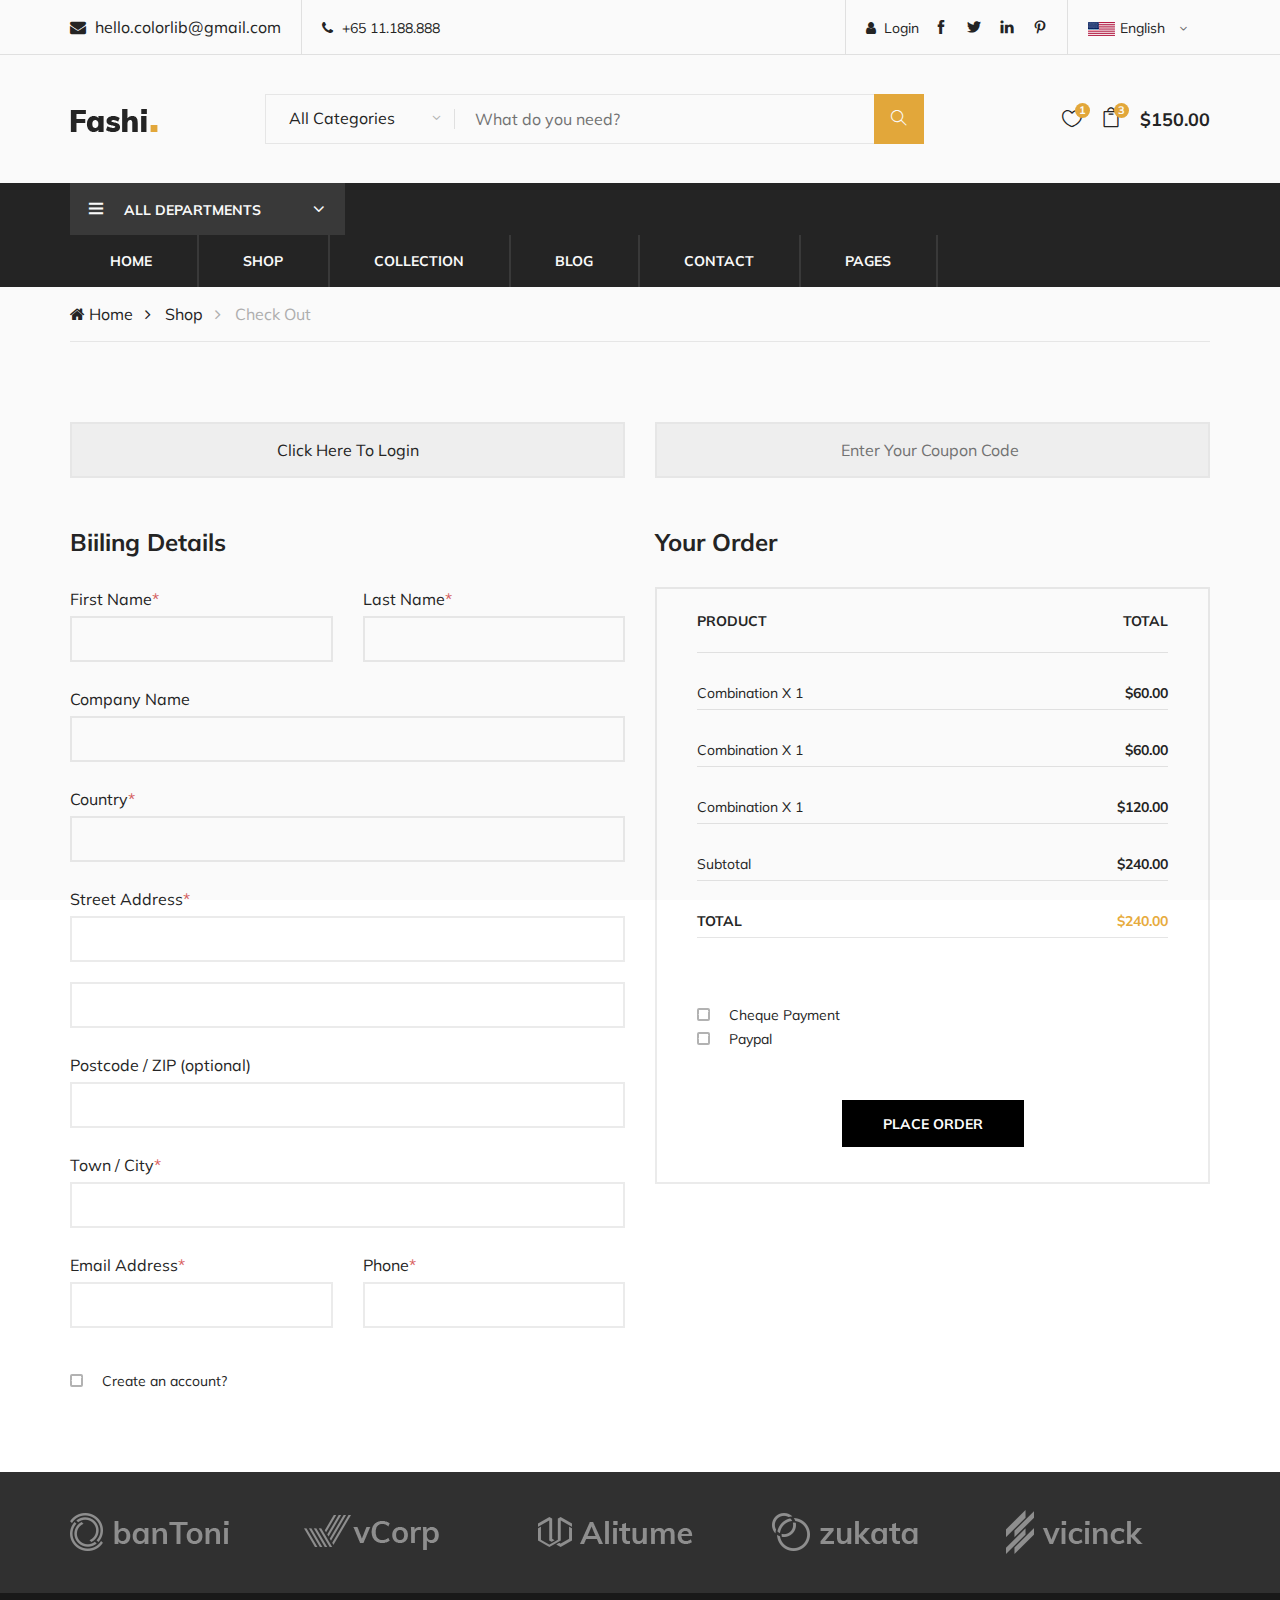
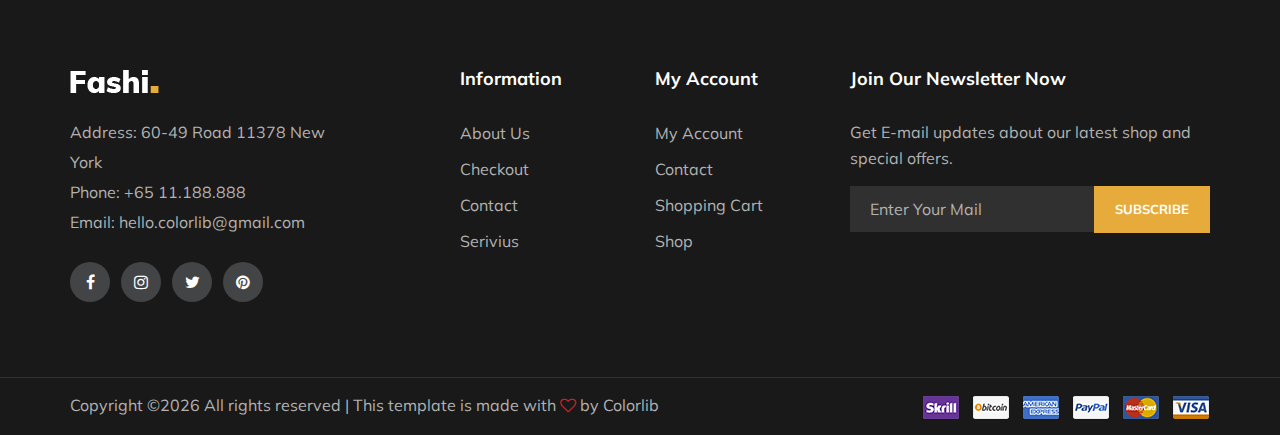
<file: sourceHTML/check-out.html>
<!DOCTYPE html>
<html lang="zxx">

<head>
    <meta charset="UTF-8">
    <meta name="description" content="Fashi Template">
    <meta name="keywords" content="Fashi, unica, creative, html">
    <meta name="viewport" content="width=device-width, initial-scale=1.0">
    <meta http-equiv="X-UA-Compatible" content="ie=edge">
    <title>Fashi | Template</title>

    <!-- Google Font -->
    <link href="https://fonts.googleapis.com/css?family=Muli:300,400,500,600,700,800,900&display=swap" rel="stylesheet">

    <!-- Css Styles -->
    <link rel="stylesheet" href="../css/bootstrap.min.css" type="text/css">
    <link rel="stylesheet" href="../css/font-awesome.min.css" type="text/css">
    <link rel="stylesheet" href="../css/themify-icons.css" type="text/css">
    <link rel="stylesheet" href="../css/elegant-icons.css" type="text/css">
    <link rel="stylesheet" href="../css/owl.carousel.min.css" type="text/css">
    <link rel="stylesheet" href="../css/nice-select.css" type="text/css">
    <link rel="stylesheet" href="../css/jquery-ui.min.css" type="text/css">
    <link rel="stylesheet" href="../css/slicknav.min.css" type="text/css">
    <link rel="stylesheet" href="../css/style.css" type="text/css">
</head>

<body>
    <!-- Page Preloder -->
    <div id="preloder">
        <div class="loader"></div>
    </div>

    <!-- Header Section Begin -->
    <header class="header-section">
        <div class="header-top">
            <div class="container">
                <div class="ht-left">
                    <div class="mail-service">
                        <i class=" fa fa-envelope"></i>
                        hello.colorlib@gmail.com
                    </div>
                    <div class="phone-service">
                        <i class=" fa fa-phone"></i>
                        +65 11.188.888
                    </div>
                </div>
                <div class="ht-right">
                    <a href="#" class="login-panel"><i class="fa fa-user"></i>Login</a>
                    <div class="lan-selector">
                        <select class="language_drop" name="countries" id="countries" style="width:300px;">
                            <option value='yt' data-image="../img/flag-1.jpg" data-imagecss="flag yt"
                                data-title="English">English</option>
                            <option value='yu' data-image="../img/flag-2.jpg" data-imagecss="flag yu"
                                data-title="Bangladesh">German </option>
                        </select>
                    </div>
                    <div class="top-social">
                        <a href="#"><i class="ti-facebook"></i></a>
                        <a href="#"><i class="ti-twitter-alt"></i></a>
                        <a href="#"><i class="ti-linkedin"></i></a>
                        <a href="#"><i class="ti-pinterest"></i></a>
                    </div>
                </div>
            </div>
        </div>
        <div class="container">
            <div class="inner-header">
                <div class="row">
                    <div class="col-lg-2 col-md-2">
                        <div class="logo">
                            <a href="./index.html">
                                <img src="../img/logo.png" alt="">
                            </a>
                        </div>
                    </div>
                    <div class="col-lg-7 col-md-7">
                        <div class="advanced-search">
                            <button type="button" class="category-btn">All Categories</button>
                            <form action="#" class="input-group">
                                <input type="text" placeholder="What do you need?">
                                <button type="button"><i class="ti-search"></i></button>
                            </form>
                        </div>
                    </div>
                    <div class="col-lg-3 text-right col-md-3">
                        <ul class="nav-right">
                            <li class="heart-icon"><a href="#">
                                    <i class="icon_heart_alt"></i>
                                    <span>1</span>
                                </a>
                            </li>
                            <li class="cart-icon"><a href="#">
                                    <i class="icon_bag_alt"></i>
                                    <span>3</span>
                                </a>
                                <div class="cart-hover">
                                    <div class="select-items">
                                        <table>
                                            <tbody>
                                                <tr>
                                                    <td class="si-pic"><img src="../img/select-product-1.jpg" alt=""></td>
                                                    <td class="si-text">
                                                        <div class="product-selected">
                                                            <p>$60.00 x 1</p>
                                                            <h6>Kabino Bedside Table</h6>
                                                        </div>
                                                    </td>
                                                    <td class="si-close">
                                                        <i class="ti-close"></i>
                                                    </td>
                                                </tr>
                                                <tr>
                                                    <td class="si-pic"><img src="../img/select-product-2.jpg" alt=""></td>
                                                    <td class="si-text">
                                                        <div class="product-selected">
                                                            <p>$60.00 x 1</p>
                                                            <h6>Kabino Bedside Table</h6>
                                                        </div>
                                                    </td>
                                                    <td class="si-close">
                                                        <i class="ti-close"></i>
                                                    </td>
                                                </tr>
                                            </tbody>
                                        </table>
                                    </div>
                                    <div class="select-total">
                                        <span>total:</span>
                                        <h5>$120.00</h5>
                                    </div>
                                    <div class="select-button">
                                        <a href="#" class="primary-btn view-card">VIEW CARD</a>
                                        <a href="#" class="primary-btn checkout-btn">CHECK OUT</a>
                                    </div>
                                </div>
                            </li>
                            <li class="cart-price">$150.00</li>
                        </ul>
                    </div>
                </div>
            </div>
        </div>
        <div class="nav-item">
            <div class="container">
                <div class="nav-depart">
                    <div class="depart-btn">
                        <i class="ti-menu"></i>
                        <span>All departments</span>
                        <ul class="depart-hover">
                            <li class="active"><a href="#">Women’s Clothing</a></li>
                            <li><a href="#">Men’s Clothing</a></li>
                            <li><a href="#">Underwear</a></li>
                            <li><a href="#">Kid's Clothing</a></li>
                            <li><a href="#">Brand Fashion</a></li>
                            <li><a href="#">Accessories/Shoes</a></li>
                            <li><a href="#">Luxury Brands</a></li>
                            <li><a href="#">Brand Outdoor Apparel</a></li>
                        </ul>
                    </div>
                </div>
                <nav class="nav-menu mobile-menu">
                    <ul>
                        <li><a href="./home.html">Home</a></li>
                        <li><a href="./shop.html">Shop</a></li>
                        <li><a href="#">Collection</a>
                            <ul class="dropdown">
                                <li><a href="#">Men's</a></li>
                                <li><a href="#">Women's</a></li>
                                <li><a href="#">Kid's</a></li>
                            </ul>
                        </li>
                        <li><a href="./blog.html">Blog</a></li>
                        <li><a href="./contact.html">Contact</a></li>
                        <li><a href="#">Pages</a>
                            <ul class="dropdown">
                                <li><a href="./blog-details.html">Blog Details</a></li>
                                <li><a href="./shopping-cart.html">Shopping Cart</a></li>
                                <li><a href="./check-out.html">Checkout</a></li>
                                <li><a href="./faq.html">Faq</a></li>
                                <li><a href="./register.html">Register</a></li>
                                <li><a href="./login.html">Login</a></li>
                            </ul>
                        </li>
                    </ul>
                </nav>
                <div id="mobile-menu-wrap"></div>
            </div>
        </div>
    </header>
    <!-- Header End -->

    <!-- Breadcrumb Section Begin -->
    <div class="breacrumb-section">
        <div class="container">
            <div class="row">
                <div class="col-lg-12">
                    <div class="breadcrumb-text product-more">
                        <a href="./index.html"><i class="fa fa-home"></i> Home</a>
                        <a href="./shop.html">Shop</a>
                        <span>Check Out</span>
                    </div>
                </div>
            </div>
        </div>
    </div>
    <!-- Breadcrumb Section Begin -->

    <!-- Shopping Cart Section Begin -->
    <section class="checkout-section spad">
        <div class="container">
            <form action="#" class="checkout-form">
                <div class="row">
                    <div class="col-lg-6">
                        <div class="checkout-content">
                            <a href="#" class="content-btn">Click Here To Login</a>
                        </div>
                        <h4>Biiling Details</h4>
                        <div class="row">
                            <div class="col-lg-6">
                                <label for="fir">First Name<span>*</span></label>
                                <input type="text" id="fir">
                            </div>
                            <div class="col-lg-6">
                                <label for="last">Last Name<span>*</span></label>
                                <input type="text" id="last">
                            </div>
                            <div class="col-lg-12">
                                <label for="cun-name">Company Name</label>
                                <input type="text" id="cun-name">
                            </div>
                            <div class="col-lg-12">
                                <label for="cun">Country<span>*</span></label>
                                <input type="text" id="cun">
                            </div>
                            <div class="col-lg-12">
                                <label for="street">Street Address<span>*</span></label>
                                <input type="text" id="street" class="street-first">
                                <input type="text">
                            </div>
                            <div class="col-lg-12">
                                <label for="zip">Postcode / ZIP (optional)</label>
                                <input type="text" id="zip">
                            </div>
                            <div class="col-lg-12">
                                <label for="town">Town / City<span>*</span></label>
                                <input type="text" id="town">
                            </div>
                            <div class="col-lg-6">
                                <label for="email">Email Address<span>*</span></label>
                                <input type="text" id="email">
                            </div>
                            <div class="col-lg-6">
                                <label for="phone">Phone<span>*</span></label>
                                <input type="text" id="phone">
                            </div>
                            <div class="col-lg-12">
                                <div class="create-item">
                                    <label for="acc-create">
                                        Create an account?
                                        <input type="checkbox" id="acc-create">
                                        <span class="checkmark"></span>
                                    </label>
                                </div>
                            </div>
                        </div>
                    </div>
                    <div class="col-lg-6">
                        <div class="checkout-content">
                            <input type="text" placeholder="Enter Your Coupon Code">
                        </div>
                        <div class="place-order">
                            <h4>Your Order</h4>
                            <div class="order-total">
                                <ul class="order-table">
                                    <li>Product <span>Total</span></li>
                                    <li class="fw-normal">Combination x 1 <span>$60.00</span></li>
                                    <li class="fw-normal">Combination x 1 <span>$60.00</span></li>
                                    <li class="fw-normal">Combination x 1 <span>$120.00</span></li>
                                    <li class="fw-normal">Subtotal <span>$240.00</span></li>
                                    <li class="total-price">Total <span>$240.00</span></li>
                                </ul>
                                <div class="payment-check">
                                    <div class="pc-item">
                                        <label for="pc-check">
                                            Cheque Payment
                                            <input type="checkbox" id="pc-check">
                                            <span class="checkmark"></span>
                                        </label>
                                    </div>
                                    <div class="pc-item">
                                        <label for="pc-paypal">
                                            Paypal
                                            <input type="checkbox" id="pc-paypal">
                                            <span class="checkmark"></span>
                                        </label>
                                    </div>
                                </div>
                                <div class="order-btn">
                                    <button type="submit" class="site-btn place-btn">Place Order</button>
                                </div>
                            </div>
                        </div>
                    </div>
                </div>
            </form>
        </div>
    </section>
    <!-- Shopping Cart Section End -->

    <!-- Partner Logo Section Begin -->
    <div class="partner-logo">
        <div class="container">
            <div class="logo-carousel owl-carousel">
                <div class="logo-item">
                    <div class="tablecell-inner">
                        <img src="../img/logo-carousel/logo-1.png" alt="">
                    </div>
                </div>
                <div class="logo-item">
                    <div class="tablecell-inner">
                        <img src="../img/logo-carousel/logo-2.png" alt="">
                    </div>
                </div>
                <div class="logo-item">
                    <div class="tablecell-inner">
                        <img src="../img/logo-carousel/logo-3.png" alt="">
                    </div>
                </div>
                <div class="logo-item">
                    <div class="tablecell-inner">
                        <img src="../img/logo-carousel/logo-4.png" alt="">
                    </div>
                </div>
                <div class="logo-item">
                    <div class="tablecell-inner">
                        <img src="../img/logo-carousel/logo-5.png" alt="">
                    </div>
                </div>
            </div>
        </div>
    </div>
    <!-- Partner Logo Section End -->

    <!-- Footer Section Begin -->
    <footer class="footer-section">
        <div class="container">
            <div class="row">
                <div class="col-lg-3">
                    <div class="footer-left">
                        <div class="footer-logo">
                            <a href="#"><img src="../img/footer-logo.png" alt=""></a>
                        </div>
                        <ul>
                            <li>Address: 60-49 Road 11378 New York</li>
                            <li>Phone: +65 11.188.888</li>
                            <li>Email: hello.colorlib@gmail.com</li>
                        </ul>
                        <div class="footer-social">
                            <a href="#"><i class="fa fa-facebook"></i></a>
                            <a href="#"><i class="fa fa-instagram"></i></a>
                            <a href="#"><i class="fa fa-twitter"></i></a>
                            <a href="#"><i class="fa fa-pinterest"></i></a>
                        </div>
                    </div>
                </div>
                <div class="col-lg-2 offset-lg-1">
                    <div class="footer-widget">
                        <h5>Information</h5>
                        <ul>
                            <li><a href="#">About Us</a></li>
                            <li><a href="#">Checkout</a></li>
                            <li><a href="#">Contact</a></li>
                            <li><a href="#">Serivius</a></li>
                        </ul>
                    </div>
                </div>
                <div class="col-lg-2">
                    <div class="footer-widget">
                        <h5>My Account</h5>
                        <ul>
                            <li><a href="#">My Account</a></li>
                            <li><a href="#">Contact</a></li>
                            <li><a href="#">Shopping Cart</a></li>
                            <li><a href="#">Shop</a></li>
                        </ul>
                    </div>
                </div>
                <div class="col-lg-4">
                    <div class="newslatter-item">
                        <h5>Join Our Newsletter Now</h5>
                        <p>Get E-mail updates about our latest shop and special offers.</p>
                        <form action="#" class="subscribe-form">
                            <input type="text" placeholder="Enter Your Mail">
                            <button type="button">Subscribe</button>
                        </form>
                    </div>
                </div>
            </div>
        </div>
        <div class="copyright-reserved">
            <div class="container">
                <div class="row">
                    <div class="col-lg-12">
                        <div class="copyright-text">
                            <!-- Link back to Colorlib can't be removed. Template is licensed under CC BY 3.0. -->
Copyright &copy;<script>document.write(new Date().getFullYear());</script> All rights reserved | This template is made with <i class="fa fa-heart-o" aria-hidden="true"></i> by <a href="https://colorlib.com" target="_blank">Colorlib</a>
<!-- Link back to Colorlib can't be removed. Template is licensed under CC BY 3.0. -->
                        </div>
                        <div class="payment-pic">
                            <img src="../img/payment-method.png" alt="">
                        </div>
                    </div>
                </div>
            </div>
        </div>
    </footer>
    <!-- Footer Section End -->

    <!-- Js Plugins -->
    <script src="../js/jquery-3.3.1.min.js"></script>
    <script src="../js/bootstrap.min.js"></script>
    <script src="../js/jquery-ui.min.js"></script>
    <script src="../js/jquery.countdown.min.js"></script>
    <script src="../js/jquery.nice-select.min.js"></script>
    <script src="../js/jquery.zoom.min.js"></script>
    <script src="../js/jquery.dd.min.js"></script>
    <script src="../js/jquery.slicknav.js"></script>
    <script src="../js/owl.carousel.min.js"></script>
    <script src="../js/main.js"></script>
</body>

</html>
</file>
<file: css/themify-icons.css>
@font-face {
	font-family: 'themify';
	src:url('../fonts/themify.eot?-fvbane');
	src:url('../fonts/themify.eot?#iefix-fvbane') format('embedded-opentype'),
		url('../fonts/themify.woff?-fvbane') format('woff'),
		url('../fonts/themify.ttf?-fvbane') format('truetype'),
		url('../fonts/themify.svg?-fvbane#themify') format('svg');
	font-weight: normal;
	font-style: normal;
}

[class^="ti-"], [class*=" ti-"] {
	font-family: 'themify';
	speak: none;
	font-style: normal;
	font-weight: normal;
	font-variant: normal;
	text-transform: none;
	line-height: 1;

	/* Better Font Rendering =========== */
	-webkit-font-smoothing: antialiased;
	-moz-osx-font-smoothing: grayscale;
}

.ti-wand:before {
	content: "\e600";
}
.ti-volume:before {
	content: "\e601";
}
.ti-user:before {
	content: "\e602";
}
.ti-unlock:before {
	content: "\e603";
}
.ti-unlink:before {
	content: "\e604";
}
.ti-trash:before {
	content: "\e605";
}
.ti-thought:before {
	content: "\e606";
}
.ti-target:before {
	content: "\e607";
}
.ti-tag:before {
	content: "\e608";
}
.ti-tablet:before {
	content: "\e609";
}
.ti-star:before {
	content: "\e60a";
}
.ti-spray:before {
	content: "\e60b";
}
.ti-signal:before {
	content: "\e60c";
}
.ti-shopping-cart:before {
	content: "\e60d";
}
.ti-shopping-cart-full:before {
	content: "\e60e";
}
.ti-settings:before {
	content: "\e60f";
}
.ti-search:before {
	content: "\e610";
}
.ti-zoom-in:before {
	content: "\e611";
}
.ti-zoom-out:before {
	content: "\e612";
}
.ti-cut:before {
	content: "\e613";
}
.ti-ruler:before {
	content: "\e614";
}
.ti-ruler-pencil:before {
	content: "\e615";
}
.ti-ruler-alt:before {
	content: "\e616";
}
.ti-bookmark:before {
	content: "\e617";
}
.ti-bookmark-alt:before {
	content: "\e618";
}
.ti-reload:before {
	content: "\e619";
}
.ti-plus:before {
	content: "\e61a";
}
.ti-pin:before {
	content: "\e61b";
}
.ti-pencil:before {
	content: "\e61c";
}
.ti-pencil-alt:before {
	content: "\e61d";
}
.ti-paint-roller:before {
	content: "\e61e";
}
.ti-paint-bucket:before {
	content: "\e61f";
}
.ti-na:before {
	content: "\e620";
}
.ti-mobile:before {
	content: "\e621";
}
.ti-minus:before {
	content: "\e622";
}
.ti-medall:before {
	content: "\e623";
}
.ti-medall-alt:before {
	content: "\e624";
}
.ti-marker:before {
	content: "\e625";
}
.ti-marker-alt:before {
	content: "\e626";
}
.ti-arrow-up:before {
	content: "\e627";
}
.ti-arrow-right:before {
	content: "\e628";
}
.ti-arrow-left:before {
	content: "\e629";
}
.ti-arrow-down:before {
	content: "\e62a";
}
.ti-lock:before {
	content: "\e62b";
}
.ti-location-arrow:before {
	content: "\e62c";
}
.ti-link:before {
	content: "\e62d";
}
.ti-layout:before {
	content: "\e62e";
}
.ti-layers:before {
	content: "\e62f";
}
.ti-layers-alt:before {
	content: "\e630";
}
.ti-key:before {
	content: "\e631";
}
.ti-import:before {
	content: "\e632";
}
.ti-image:before {
	content: "\e633";
}
.ti-heart:before {
	content: "\e634";
}
.ti-heart-broken:before {
	content: "\e635";
}
.ti-hand-stop:before {
	content: "\e636";
}
.ti-hand-open:before {
	content: "\e637";
}
.ti-hand-drag:before {
	content: "\e638";
}
.ti-folder:before {
	content: "\e639";
}
.ti-flag:before {
	content: "\e63a";
}
.ti-flag-alt:before {
	content: "\e63b";
}
.ti-flag-alt-2:before {
	content: "\e63c";
}
.ti-eye:before {
	content: "\e63d";
}
.ti-export:before {
	content: "\e63e";
}
.ti-exchange-vertical:before {
	content: "\e63f";
}
.ti-desktop:before {
	content: "\e640";
}
.ti-cup:before {
	content: "\e641";
}
.ti-crown:before {
	content: "\e642";
}
.ti-comments:before {
	content: "\e643";
}
.ti-comment:before {
	content: "\e644";
}
.ti-comment-alt:before {
	content: "\e645";
}
.ti-close:before {
	content: "\e646";
}
.ti-clip:before {
	content: "\e647";
}
.ti-angle-up:before {
	content: "\e648";
}
.ti-angle-right:before {
	content: "\e649";
}
.ti-angle-left:before {
	content: "\e64a";
}
.ti-angle-down:before {
	content: "\e64b";
}
.ti-check:before {
	content: "\e64c";
}
.ti-check-box:before {
	content: "\e64d";
}
.ti-camera:before {
	content: "\e64e";
}
.ti-announcement:before {
	content: "\e64f";
}
.ti-brush:before {
	content: "\e650";
}
.ti-briefcase:before {
	content: "\e651";
}
.ti-bolt:before {
	content: "\e652";
}
.ti-bolt-alt:before {
	content: "\e653";
}
.ti-blackboard:before {
	content: "\e654";
}
.ti-bag:before {
	content: "\e655";
}
.ti-move:before {
	content: "\e656";
}
.ti-arrows-vertical:before {
	content: "\e657";
}
.ti-arrows-horizontal:before {
	content: "\e658";
}
.ti-fullscreen:before {
	content: "\e659";
}
.ti-arrow-top-right:before {
	content: "\e65a";
}
.ti-arrow-top-left:before {
	content: "\e65b";
}
.ti-arrow-circle-up:before {
	content: "\e65c";
}
.ti-arrow-circle-right:before {
	content: "\e65d";
}
.ti-arrow-circle-left:before {
	content: "\e65e";
}
.ti-arrow-circle-down:before {
	content: "\e65f";
}
.ti-angle-double-up:before {
	content: "\e660";
}
.ti-angle-double-right:before {
	content: "\e661";
}
.ti-angle-double-left:before {
	content: "\e662";
}
.ti-angle-double-down:before {
	content: "\e663";
}
.ti-zip:before {
	content: "\e664";
}
.ti-world:before {
	content: "\e665";
}
.ti-wheelchair:before {
	content: "\e666";
}
.ti-view-list:before {
	content: "\e667";
}
.ti-view-list-alt:before {
	content: "\e668";
}
.ti-view-grid:before {
	content: "\e669";
}
.ti-uppercase:before {
	content: "\e66a";
}
.ti-upload:before {
	content: "\e66b";
}
.ti-underline:before {
	content: "\e66c";
}
.ti-truck:before {
	content: "\e66d";
}
.ti-timer:before {
	content: "\e66e";
}
.ti-ticket:before {
	content: "\e66f";
}
.ti-thumb-up:before {
	content: "\e670";
}
.ti-thumb-down:before {
	content: "\e671";
}
.ti-text:before {
	content: "\e672";
}
.ti-stats-up:before {
	content: "\e673";
}
.ti-stats-down:before {
	content: "\e674";
}
.ti-split-v:before {
	content: "\e675";
}
.ti-split-h:before {
	content: "\e676";
}
.ti-smallcap:before {
	content: "\e677";
}
.ti-shine:before {
	content: "\e678";
}
.ti-shift-right:before {
	content: "\e679";
}
.ti-shift-left:before {
	content: "\e67a";
}
.ti-shield:before {
	content: "\e67b";
}
.ti-notepad:before {
	content: "\e67c";
}
.ti-server:before {
	content: "\e67d";
}
.ti-quote-right:before {
	content: "\e67e";
}
.ti-quote-left:before {
	content: "\e67f";
}
.ti-pulse:before {
	content: "\e680";
}
.ti-printer:before {
	content: "\e681";
}
.ti-power-off:before {
	content: "\e682";
}
.ti-plug:before {
	content: "\e683";
}
.ti-pie-chart:before {
	content: "\e684";
}
.ti-paragraph:before {
	content: "\e685";
}
.ti-panel:before {
	content: "\e686";
}
.ti-package:before {
	content: "\e687";
}
.ti-music:before {
	content: "\e688";
}
.ti-music-alt:before {
	content: "\e689";
}
.ti-mouse:before {
	content: "\e68a";
}
.ti-mouse-alt:before {
	content: "\e68b";
}
.ti-money:before {
	content: "\e68c";
}
.ti-microphone:before {
	content: "\e68d";
}
.ti-menu:before {
	content: "\e68e";
}
.ti-menu-alt:before {
	content: "\e68f";
}
.ti-map:before {
	content: "\e690";
}
.ti-map-alt:before {
	content: "\e691";
}
.ti-loop:before {
	content: "\e692";
}
.ti-location-pin:before {
	content: "\e693";
}
.ti-list:before {
	content: "\e694";
}
.ti-light-bulb:before {
	content: "\e695";
}
.ti-Italic:before {
	content: "\e696";
}
.ti-info:before {
	content: "\e697";
}
.ti-infinite:before {
	content: "\e698";
}
.ti-id-badge:before {
	content: "\e699";
}
.ti-hummer:before {
	content: "\e69a";
}
.ti-home:before {
	content: "\e69b";
}
.ti-help:before {
	content: "\e69c";
}
.ti-headphone:before {
	content: "\e69d";
}
.ti-harddrives:before {
	content: "\e69e";
}
.ti-harddrive:before {
	content: "\e69f";
}
.ti-gift:before {
	content: "\e6a0";
}
.ti-game:before {
	content: "\e6a1";
}
.ti-filter:before {
	content: "\e6a2";
}
.ti-files:before {
	content: "\e6a3";
}
.ti-file:before {
	content: "\e6a4";
}
.ti-eraser:before {
	content: "\e6a5";
}
.ti-envelope:before {
	content: "\e6a6";
}
.ti-download:before {
	content: "\e6a7";
}
.ti-direction:before {
	content: "\e6a8";
}
.ti-direction-alt:before {
	content: "\e6a9";
}
.ti-dashboard:before {
	content: "\e6aa";
}
.ti-control-stop:before {
	content: "\e6ab";
}
.ti-control-shuffle:before {
	content: "\e6ac";
}
.ti-control-play:before {
	content: "\e6ad";
}
.ti-control-pause:before {
	content: "\e6ae";
}
.ti-control-forward:before {
	content: "\e6af";
}
.ti-control-backward:before {
	content: "\e6b0";
}
.ti-cloud:before {
	content: "\e6b1";
}
.ti-cloud-up:before {
	content: "\e6b2";
}
.ti-cloud-down:before {
	content: "\e6b3";
}
.ti-clipboard:before {
	content: "\e6b4";
}
.ti-car:before {
	content: "\e6b5";
}
.ti-calendar:before {
	content: "\e6b6";
}
.ti-book:before {
	content: "\e6b7";
}
.ti-bell:before {
	content: "\e6b8";
}
.ti-basketball:before {
	content: "\e6b9";
}
.ti-bar-chart:before {
	content: "\e6ba";
}
.ti-bar-chart-alt:before {
	content: "\e6bb";
}
.ti-back-right:before {
	content: "\e6bc";
}
.ti-back-left:before {
	content: "\e6bd";
}
.ti-arrows-corner:before {
	content: "\e6be";
}
.ti-archive:before {
	content: "\e6bf";
}
.ti-anchor:before {
	content: "\e6c0";
}
.ti-align-right:before {
	content: "\e6c1";
}
.ti-align-left:before {
	content: "\e6c2";
}
.ti-align-justify:before {
	content: "\e6c3";
}
.ti-align-center:before {
	content: "\e6c4";
}
.ti-alert:before {
	content: "\e6c5";
}
.ti-alarm-clock:before {
	content: "\e6c6";
}
.ti-agenda:before {
	content: "\e6c7";
}
.ti-write:before {
	content: "\e6c8";
}
.ti-window:before {
	content: "\e6c9";
}
.ti-widgetized:before {
	content: "\e6ca";
}
.ti-widget:before {
	content: "\e6cb";
}
.ti-widget-alt:before {
	content: "\e6cc";
}
.ti-wallet:before {
	content: "\e6cd";
}
.ti-video-clapper:before {
	content: "\e6ce";
}
.ti-video-camera:before {
	content: "\e6cf";
}
.ti-vector:before {
	content: "\e6d0";
}
.ti-themify-logo:before {
	content: "\e6d1";
}
.ti-themify-favicon:before {
	content: "\e6d2";
}
.ti-themify-favicon-alt:before {
	content: "\e6d3";
}
.ti-support:before {
	content: "\e6d4";
}
.ti-stamp:before {
	content: "\e6d5";
}
.ti-split-v-alt:before {
	content: "\e6d6";
}
.ti-slice:before {
	content: "\e6d7";
}
.ti-shortcode:before {
	content: "\e6d8";
}
.ti-shift-right-alt:before {
	content: "\e6d9";
}
.ti-shift-left-alt:before {
	content: "\e6da";
}
.ti-ruler-alt-2:before {
	content: "\e6db";
}
.ti-receipt:before {
	content: "\e6dc";
}
.ti-pin2:before {
	content: "\e6dd";
}
.ti-pin-alt:before {
	content: "\e6de";
}
.ti-pencil-alt2:before {
	content: "\e6df";
}
.ti-palette:before {
	content: "\e6e0";
}
.ti-more:before {
	content: "\e6e1";
}
.ti-more-alt:before {
	content: "\e6e2";
}
.ti-microphone-alt:before {
	content: "\e6e3";
}
.ti-magnet:before {
	content: "\e6e4";
}
.ti-line-double:before {
	content: "\e6e5";
}
.ti-line-dotted:before {
	content: "\e6e6";
}
.ti-line-dashed:before {
	content: "\e6e7";
}
.ti-layout-width-full:before {
	content: "\e6e8";
}
.ti-layout-width-default:before {
	content: "\e6e9";
}
.ti-layout-width-default-alt:before {
	content: "\e6ea";
}
.ti-layout-tab:before {
	content: "\e6eb";
}
.ti-layout-tab-window:before {
	content: "\e6ec";
}
.ti-layout-tab-v:before {
	content: "\e6ed";
}
.ti-layout-tab-min:before {
	content: "\e6ee";
}
.ti-layout-slider:before {
	content: "\e6ef";
}
.ti-layout-slider-alt:before {
	content: "\e6f0";
}
.ti-layout-sidebar-right:before {
	content: "\e6f1";
}
.ti-layout-sidebar-none:before {
	content: "\e6f2";
}
.ti-layout-sidebar-left:before {
	content: "\e6f3";
}
.ti-layout-placeholder:before {
	content: "\e6f4";
}
.ti-layout-menu:before {
	content: "\e6f5";
}
.ti-layout-menu-v:before {
	content: "\e6f6";
}
.ti-layout-menu-separated:before {
	content: "\e6f7";
}
.ti-layout-menu-full:before {
	content: "\e6f8";
}
.ti-layout-media-right-alt:before {
	content: "\e6f9";
}
.ti-layout-media-right:before {
	content: "\e6fa";
}
.ti-layout-media-overlay:before {
	content: "\e6fb";
}
.ti-layout-media-overlay-alt:before {
	content: "\e6fc";
}
.ti-layout-media-overlay-alt-2:before {
	content: "\e6fd";
}
.ti-layout-media-left-alt:before {
	content: "\e6fe";
}
.ti-layout-media-left:before {
	content: "\e6ff";
}
.ti-layout-media-center-alt:before {
	content: "\e700";
}
.ti-layout-media-center:before {
	content: "\e701";
}
.ti-layout-list-thumb:before {
	content: "\e702";
}
.ti-layout-list-thumb-alt:before {
	content: "\e703";
}
.ti-layout-list-post:before {
	content: "\e704";
}
.ti-layout-list-large-image:before {
	content: "\e705";
}
.ti-layout-line-solid:before {
	content: "\e706";
}
.ti-layout-grid4:before {
	content: "\e707";
}
.ti-layout-grid3:before {
	content: "\e708";
}
.ti-layout-grid2:before {
	content: "\e709";
}
.ti-layout-grid2-thumb:before {
	content: "\e70a";
}
.ti-layout-cta-right:before {
	content: "\e70b";
}
.ti-layout-cta-left:before {
	content: "\e70c";
}
.ti-layout-cta-center:before {
	content: "\e70d";
}
.ti-layout-cta-btn-right:before {
	content: "\e70e";
}
.ti-layout-cta-btn-left:before {
	content: "\e70f";
}
.ti-layout-column4:before {
	content: "\e710";
}
.ti-layout-column3:before {
	content: "\e711";
}
.ti-layout-column2:before {
	content: "\e712";
}
.ti-layout-accordion-separated:before {
	content: "\e713";
}
.ti-layout-accordion-merged:before {
	content: "\e714";
}
.ti-layout-accordion-list:before {
	content: "\e715";
}
.ti-ink-pen:before {
	content: "\e716";
}
.ti-info-alt:before {
	content: "\e717";
}
.ti-help-alt:before {
	content: "\e718";
}
.ti-headphone-alt:before {
	content: "\e719";
}
.ti-hand-point-up:before {
	content: "\e71a";
}
.ti-hand-point-right:before {
	content: "\e71b";
}
.ti-hand-point-left:before {
	content: "\e71c";
}
.ti-hand-point-down:before {
	content: "\e71d";
}
.ti-gallery:before {
	content: "\e71e";
}
.ti-face-smile:before {
	content: "\e71f";
}
.ti-face-sad:before {
	content: "\e720";
}
.ti-credit-card:before {
	content: "\e721";
}
.ti-control-skip-forward:before {
	content: "\e722";
}
.ti-control-skip-backward:before {
	content: "\e723";
}
.ti-control-record:before {
	content: "\e724";
}
.ti-control-eject:before {
	content: "\e725";
}
.ti-comments-smiley:before {
	content: "\e726";
}
.ti-brush-alt:before {
	content: "\e727";
}
.ti-youtube:before {
	content: "\e728";
}
.ti-vimeo:before {
	content: "\e729";
}
.ti-twitter:before {
	content: "\e72a";
}
.ti-time:before {
	content: "\e72b";
}
.ti-tumblr:before {
	content: "\e72c";
}
.ti-skype:before {
	content: "\e72d";
}
.ti-share:before {
	content: "\e72e";
}
.ti-share-alt:before {
	content: "\e72f";
}
.ti-rocket:before {
	content: "\e730";
}
.ti-pinterest:before {
	content: "\e731";
}
.ti-new-window:before {
	content: "\e732";
}
.ti-microsoft:before {
	content: "\e733";
}
.ti-list-ol:before {
	content: "\e734";
}
.ti-linkedin:before {
	content: "\e735";
}
.ti-layout-sidebar-2:before {
	content: "\e736";
}
.ti-layout-grid4-alt:before {
	content: "\e737";
}
.ti-layout-grid3-alt:before {
	content: "\e738";
}
.ti-layout-grid2-alt:before {
	content: "\e739";
}
.ti-layout-column4-alt:before {
	content: "\e73a";
}
.ti-layout-column3-alt:before {
	content: "\e73b";
}
.ti-layout-column2-alt:before {
	content: "\e73c";
}
.ti-instagram:before {
	content: "\e73d";
}
.ti-google:before {
	content: "\e73e";
}
.ti-github:before {
	content: "\e73f";
}
.ti-flickr:before {
	content: "\e740";
}
.ti-facebook:before {
	content: "\e741";
}
.ti-dropbox:before {
	content: "\e742";
}
.ti-dribbble:before {
	content: "\e743";
}
.ti-apple:before {
	content: "\e744";
}
.ti-android:before {
	content: "\e745";
}
.ti-save:before {
	content: "\e746";
}
.ti-save-alt:before {
	content: "\e747";
}
.ti-yahoo:before {
	content: "\e748";
}
.ti-wordpress:before {
	content: "\e749";
}
.ti-vimeo-alt:before {
	content: "\e74a";
}
.ti-twitter-alt:before {
	content: "\e74b";
}
.ti-tumblr-alt:before {
	content: "\e74c";
}
.ti-trello:before {
	content: "\e74d";
}
.ti-stack-overflow:before {
	content: "\e74e";
}
.ti-soundcloud:before {
	content: "\e74f";
}
.ti-sharethis:before {
	content: "\e750";
}
.ti-sharethis-alt:before {
	content: "\e751";
}
.ti-reddit:before {
	content: "\e752";
}
.ti-pinterest-alt:before {
	content: "\e753";
}
.ti-microsoft-alt:before {
	content: "\e754";
}
.ti-linux:before {
	content: "\e755";
}
.ti-jsfiddle:before {
	content: "\e756";
}
.ti-joomla:before {
	content: "\e757";
}
.ti-html5:before {
	content: "\e758";
}
.ti-flickr-alt:before {
	content: "\e759";
}
.ti-email:before {
	content: "\e75a";
}
.ti-drupal:before {
	content: "\e75b";
}
.ti-dropbox-alt:before {
	content: "\e75c";
}
.ti-css3:before {
	content: "\e75d";
}
.ti-rss:before {
	content: "\e75e";
}
.ti-rss-alt:before {
	content: "\e75f";
}
</file>
<file: css/elegant-icons.css>
@font-face {
	font-family: 'ElegantIcons';
	src:url('../fonts/ElegantIcons.eot');
	src:url('../fonts/ElegantIcons.eot?#iefix') format('embedded-opentype'),
		url('../fonts/ElegantIcons.woff') format('woff'),
		url('../fonts/ElegantIcons.ttf') format('truetype'),
		url('../fonts/ElegantIcons.svg#ElegantIcons') format('svg');
	font-weight: normal;
	font-style: normal;
}

/* Use the following CSS code if you want to use data attributes for inserting your icons */
[data-icon]:before {
	font-family: 'ElegantIcons';
	content: attr(data-icon);
	speak: none;
	font-weight: normal;
	font-variant: normal;
	text-transform: none;
	line-height: 1;
	-webkit-font-smoothing: antialiased;
	-moz-osx-font-smoothing: grayscale;
}

/* Use the following CSS code if you want to have a class per icon */
/*
Instead of a list of all class selectors,
you can use the generic selector below, but it's slower:
[class*="your-class-prefix"] {
*/
.arrow_up, .arrow_down, .arrow_left, .arrow_right, .arrow_left-up, .arrow_right-up, .arrow_right-down, .arrow_left-down, .arrow-up-down, .arrow_up-down_alt, .arrow_left-right_alt, .arrow_left-right, .arrow_expand_alt2, .arrow_expand_alt, .arrow_condense, .arrow_expand, .arrow_move, .arrow_carrot-up, .arrow_carrot-down, .arrow_carrot-left, .arrow_carrot-right, .arrow_carrot-2up, .arrow_carrot-2down, .arrow_carrot-2left, .arrow_carrot-2right, .arrow_carrot-up_alt2, .arrow_carrot-down_alt2, .arrow_carrot-left_alt2, .arrow_carrot-right_alt2, .arrow_carrot-2up_alt2, .arrow_carrot-2down_alt2, .arrow_carrot-2left_alt2, .arrow_carrot-2right_alt2, .arrow_triangle-up, .arrow_triangle-down, .arrow_triangle-left, .arrow_triangle-right, .arrow_triangle-up_alt2, .arrow_triangle-down_alt2, .arrow_triangle-left_alt2, .arrow_triangle-right_alt2, .arrow_back, .icon_minus-06, .icon_plus, .icon_close, .icon_check, .icon_minus_alt2, .icon_plus_alt2, .icon_close_alt2, .icon_check_alt2, .icon_zoom-out_alt, .icon_zoom-in_alt, .icon_search, .icon_box-empty, .icon_box-selected, .icon_minus-box, .icon_plus-box, .icon_box-checked, .icon_circle-empty, .icon_circle-slelected, .icon_stop_alt2, .icon_stop, .icon_pause_alt2, .icon_pause, .icon_menu, .icon_menu-square_alt2, .icon_menu-circle_alt2, .icon_ul, .icon_ol, .icon_adjust-horiz, .icon_adjust-vert, .icon_document_alt, .icon_documents_alt, .icon_pencil, .icon_pencil-edit_alt, .icon_pencil-edit, .icon_folder-alt, .icon_folder-open_alt, .icon_folder-add_alt, .icon_info_alt, .icon_error-oct_alt, .icon_error-circle_alt, .icon_error-triangle_alt, .icon_question_alt2, .icon_question, .icon_comment_alt, .icon_chat_alt, .icon_vol-mute_alt, .icon_volume-low_alt, .icon_volume-high_alt, .icon_quotations, .icon_quotations_alt2, .icon_clock_alt, .icon_lock_alt, .icon_lock-open_alt, .icon_key_alt, .icon_cloud_alt, .icon_cloud-upload_alt, .icon_cloud-download_alt, .icon_image, .icon_images, .icon_lightbulb_alt, .icon_gift_alt, .icon_house_alt, .icon_genius, .icon_mobile, .icon_tablet, .icon_laptop, .icon_desktop, .icon_camera_alt, .icon_mail_alt, .icon_cone_alt, .icon_ribbon_alt, .icon_bag_alt, .icon_creditcard, .icon_cart_alt, .icon_paperclip, .icon_tag_alt, .icon_tags_alt, .icon_trash_alt, .icon_cursor_alt, .icon_mic_alt, .icon_compass_alt, .icon_pin_alt, .icon_pushpin_alt, .icon_map_alt, .icon_drawer_alt, .icon_toolbox_alt, .icon_book_alt, .icon_calendar, .icon_film, .icon_table, .icon_contacts_alt, .icon_headphones, .icon_lifesaver, .icon_piechart, .icon_refresh, .icon_link_alt, .icon_link, .icon_loading, .icon_blocked, .icon_archive_alt, .icon_heart_alt, .icon_star_alt, .icon_star-half_alt, .icon_star, .icon_star-half, .icon_tools, .icon_tool, .icon_cog, .icon_cogs, .arrow_up_alt, .arrow_down_alt, .arrow_left_alt, .arrow_right_alt, .arrow_left-up_alt, .arrow_right-up_alt, .arrow_right-down_alt, .arrow_left-down_alt, .arrow_condense_alt, .arrow_expand_alt3, .arrow_carrot_up_alt, .arrow_carrot-down_alt, .arrow_carrot-left_alt, .arrow_carrot-right_alt, .arrow_carrot-2up_alt, .arrow_carrot-2dwnn_alt, .arrow_carrot-2left_alt, .arrow_carrot-2right_alt, .arrow_triangle-up_alt, .arrow_triangle-down_alt, .arrow_triangle-left_alt, .arrow_triangle-right_alt, .icon_minus_alt, .icon_plus_alt, .icon_close_alt, .icon_check_alt, .icon_zoom-out, .icon_zoom-in, .icon_stop_alt, .icon_menu-square_alt, .icon_menu-circle_alt, .icon_document, .icon_documents, .icon_pencil_alt, .icon_folder, .icon_folder-open, .icon_folder-add, .icon_folder_upload, .icon_folder_download, .icon_info, .icon_error-circle, .icon_error-oct, .icon_error-triangle, .icon_question_alt, .icon_comment, .icon_chat, .icon_vol-mute, .icon_volume-low, .icon_volume-high, .icon_quotations_alt, .icon_clock, .icon_lock, .icon_lock-open, .icon_key, .icon_cloud, .icon_cloud-upload, .icon_cloud-download, .icon_lightbulb, .icon_gift, .icon_house, .icon_camera, .icon_mail, .icon_cone, .icon_ribbon, .icon_bag, .icon_cart, .icon_tag, .icon_tags, .icon_trash, .icon_cursor, .icon_mic, .icon_compass, .icon_pin, .icon_pushpin, .icon_map, .icon_drawer, .icon_toolbox, .icon_book, .icon_contacts, .icon_archive, .icon_heart, .icon_profile, .icon_group, .icon_grid-2x2, .icon_grid-3x3, .icon_music, .icon_pause_alt, .icon_phone, .icon_upload, .icon_download, .social_facebook, .social_twitter, .social_pinterest, .social_googleplus, .social_tumblr, .social_tumbleupon, .social_wordpress, .social_instagram, .social_dribbble, .social_vimeo, .social_linkedin, .social_rss, .social_deviantart, .social_share, .social_myspace, .social_skype, .social_youtube, .social_picassa, .social_googledrive, .social_flickr, .social_blogger, .social_spotify, .social_delicious, .social_facebook_circle, .social_twitter_circle, .social_pinterest_circle, .social_googleplus_circle, .social_tumblr_circle, .social_stumbleupon_circle, .social_wordpress_circle, .social_instagram_circle, .social_dribbble_circle, .social_vimeo_circle, .social_linkedin_circle, .social_rss_circle, .social_deviantart_circle, .social_share_circle, .social_myspace_circle, .social_skype_circle, .social_youtube_circle, .social_picassa_circle, .social_googledrive_alt2, .social_flickr_circle, .social_blogger_circle, .social_spotify_circle, .social_delicious_circle, .social_facebook_square, .social_twitter_square, .social_pinterest_square, .social_googleplus_square, .social_tumblr_square, .social_stumbleupon_square, .social_wordpress_square, .social_instagram_square, .social_dribbble_square, .social_vimeo_square, .social_linkedin_square, .social_rss_square, .social_deviantart_square, .social_share_square, .social_myspace_square, .social_skype_square, .social_youtube_square, .social_picassa_square, .social_googledrive_square, .social_flickr_square, .social_blogger_square, .social_spotify_square, .social_delicious_square, .icon_printer, .icon_calulator, .icon_building, .icon_floppy, .icon_drive, .icon_search-2, .icon_id, .icon_id-2, .icon_puzzle, .icon_like, .icon_dislike, .icon_mug, .icon_currency, .icon_wallet, .icon_pens, .icon_easel, .icon_flowchart, .icon_datareport, .icon_briefcase, .icon_shield, .icon_percent, .icon_globe, .icon_globe-2, .icon_target, .icon_hourglass, .icon_balance, .icon_rook, .icon_printer-alt, .icon_calculator_alt, .icon_building_alt, .icon_floppy_alt, .icon_drive_alt, .icon_search_alt, .icon_id_alt, .icon_id-2_alt, .icon_puzzle_alt, .icon_like_alt, .icon_dislike_alt, .icon_mug_alt, .icon_currency_alt, .icon_wallet_alt, .icon_pens_alt, .icon_easel_alt, .icon_flowchart_alt, .icon_datareport_alt, .icon_briefcase_alt, .icon_shield_alt, .icon_percent_alt, .icon_globe_alt, .icon_clipboard {
	font-family: 'ElegantIcons';
	speak: none;
	font-style: normal;
	font-weight: normal;
	font-variant: normal;
	text-transform: none;
	line-height: 1;
	-webkit-font-smoothing: antialiased;
}
.arrow_up:before {
	content: "\21";
}
.arrow_down:before {
	content: "\22";
}
.arrow_left:before {
	content: "\23";
}
.arrow_right:before {
	content: "\24";
}
.arrow_left-up:before {
	content: "\25";
}
.arrow_right-up:before {
	content: "\26";
}
.arrow_right-down:before {
	content: "\27";
}
.arrow_left-down:before {
	content: "\28";
}
.arrow-up-down:before {
	content: "\29";
}
.arrow_up-down_alt:before {
	content: "\2a";
}
.arrow_left-right_alt:before {
	content: "\2b";
}
.arrow_left-right:before {
	content: "\2c";
}
.arrow_expand_alt2:before {
	content: "\2d";
}
.arrow_expand_alt:before {
	content: "\2e";
}
.arrow_condense:before {
	content: "\2f";
}
.arrow_expand:before {
	content: "\30";
}
.arrow_move:before {
	content: "\31";
}
.arrow_carrot-up:before {
	content: "\32";
}
.arrow_carrot-down:before {
	content: "\33";
}
.arrow_carrot-left:before {
	content: "\34";
}
.arrow_carrot-right:before {
	content: "\35";
}
.arrow_carrot-2up:before {
	content: "\36";
}
.arrow_carrot-2down:before {
	content: "\37";
}
.arrow_carrot-2left:before {
	content: "\38";
}
.arrow_carrot-2right:before {
	content: "\39";
}
.arrow_carrot-up_alt2:before {
	content: "\3a";
}
.arrow_carrot-down_alt2:before {
	content: "\3b";
}
.arrow_carrot-left_alt2:before {
	content: "\3c";
}
.arrow_carrot-right_alt2:before {
	content: "\3d";
}
.arrow_carrot-2up_alt2:before {
	content: "\3e";
}
.arrow_carrot-2down_alt2:before {
	content: "\3f";
}
.arrow_carrot-2left_alt2:before {
	content: "\40";
}
.arrow_carrot-2right_alt2:before {
	content: "\41";
}
.arrow_triangle-up:before {
	content: "\42";
}
.arrow_triangle-down:before {
	content: "\43";
}
.arrow_triangle-left:before {
	content: "\44";
}
.arrow_triangle-right:before {
	content: "\45";
}
.arrow_triangle-up_alt2:before {
	content: "\46";
}
.arrow_triangle-down_alt2:before {
	content: "\47";
}
.arrow_triangle-left_alt2:before {
	content: "\48";
}
.arrow_triangle-right_alt2:before {
	content: "\49";
}
.arrow_back:before {
	content: "\4a";
}
.icon_minus-06:before {
	content: "\4b";
}
.icon_plus:before {
	content: "\4c";
}
.icon_close:before {
	content: "\4d";
}
.icon_check:before {
	content: "\4e";
}
.icon_minus_alt2:before {
	content: "\4f";
}
.icon_plus_alt2:before {
	content: "\50";
}
.icon_close_alt2:before {
	content: "\51";
}
.icon_check_alt2:before {
	content: "\52";
}
.icon_zoom-out_alt:before {
	content: "\53";
}
.icon_zoom-in_alt:before {
	content: "\54";
}
.icon_search:before {
	content: "\55";
}
.icon_box-empty:before {
	content: "\56";
}
.icon_box-selected:before {
	content: "\57";
}
.icon_minus-box:before {
	content: "\58";
}
.icon_plus-box:before {
	content: "\59";
}
.icon_box-checked:before {
	content: "\5a";
}
.icon_circle-empty:before {
	content: "\5b";
}
.icon_circle-slelected:before {
	content: "\5c";
}
.icon_stop_alt2:before {
	content: "\5d";
}
.icon_stop:before {
	content: "\5e";
}
.icon_pause_alt2:before {
	content: "\5f";
}
.icon_pause:before {
	content: "\60";
}
.icon_menu:before {
	content: "\61";
}
.icon_menu-square_alt2:before {
	content: "\62";
}
.icon_menu-circle_alt2:before {
	content: "\63";
}
.icon_ul:before {
	content: "\64";
}
.icon_ol:before {
	content: "\65";
}
.icon_adjust-horiz:before {
	content: "\66";
}
.icon_adjust-vert:before {
	content: "\67";
}
.icon_document_alt:before {
	content: "\68";
}
.icon_documents_alt:before {
	content: "\69";
}
.icon_pencil:before {
	content: "\6a";
}
.icon_pencil-edit_alt:before {
	content: "\6b";
}
.icon_pencil-edit:before {
	content: "\6c";
}
.icon_folder-alt:before {
	content: "\6d";
}
.icon_folder-open_alt:before {
	content: "\6e";
}
.icon_folder-add_alt:before {
	content: "\6f";
}
.icon_info_alt:before {
	content: "\70";
}
.icon_error-oct_alt:before {
	content: "\71";
}
.icon_error-circle_alt:before {
	content: "\72";
}
.icon_error-triangle_alt:before {
	content: "\73";
}
.icon_question_alt2:before {
	content: "\74";
}
.icon_question:before {
	content: "\75";
}
.icon_comment_alt:before {
	content: "\76";
}
.icon_chat_alt:before {
	content: "\77";
}
.icon_vol-mute_alt:before {
	content: "\78";
}
.icon_volume-low_alt:before {
	content: "\79";
}
.icon_volume-high_alt:before {
	content: "\7a";
}
.icon_quotations:before {
	content: "\7b";
}
.icon_quotations_alt2:before {
	content: "\7c";
}
.icon_clock_alt:before {
	content: "\7d";
}
.icon_lock_alt:before {
	content: "\7e";
}
.icon_lock-open_alt:before {
	content: "\e000";
}
.icon_key_alt:before {
	content: "\e001";
}
.icon_cloud_alt:before {
	content: "\e002";
}
.icon_cloud-upload_alt:before {
	content: "\e003";
}
.icon_cloud-download_alt:before {
	content: "\e004";
}
.icon_image:before {
	content: "\e005";
}
.icon_images:before {
	content: "\e006";
}
.icon_lightbulb_alt:before {
	content: "\e007";
}
.icon_gift_alt:before {
	content: "\e008";
}
.icon_house_alt:before {
	content: "\e009";
}
.icon_genius:before {
	content: "\e00a";
}
.icon_mobile:before {
	content: "\e00b";
}
.icon_tablet:before {
	content: "\e00c";
}
.icon_laptop:before {
	content: "\e00d";
}
.icon_desktop:before {
	content: "\e00e";
}
.icon_camera_alt:before {
	content: "\e00f";
}
.icon_mail_alt:before {
	content: "\e010";
}
.icon_cone_alt:before {
	content: "\e011";
}
.icon_ribbon_alt:before {
	content: "\e012";
}
.icon_bag_alt:before {
	content: "\e013";
}
.icon_creditcard:before {
	content: "\e014";
}
.icon_cart_alt:before {
	content: "\e015";
}
.icon_paperclip:before {
	content: "\e016";
}
.icon_tag_alt:before {
	content: "\e017";
}
.icon_tags_alt:before {
	content: "\e018";
}
.icon_trash_alt:before {
	content: "\e019";
}
.icon_cursor_alt:before {
	content: "\e01a";
}
.icon_mic_alt:before {
	content: "\e01b";
}
.icon_compass_alt:before {
	content: "\e01c";
}
.icon_pin_alt:before {
	content: "\e01d";
}
.icon_pushpin_alt:before {
	content: "\e01e";
}
.icon_map_alt:before {
	content: "\e01f";
}
.icon_drawer_alt:before {
	content: "\e020";
}
.icon_toolbox_alt:before {
	content: "\e021";
}
.icon_book_alt:before {
	content: "\e022";
}
.icon_calendar:before {
	content: "\e023";
}
.icon_film:before {
	content: "\e024";
}
.icon_table:before {
	content: "\e025";
}
.icon_contacts_alt:before {
	content: "\e026";
}
.icon_headphones:before {
	content: "\e027";
}
.icon_lifesaver:before {
	content: "\e028";
}
.icon_piechart:before {
	content: "\e029";
}
.icon_refresh:before {
	content: "\e02a";
}
.icon_link_alt:before {
	content: "\e02b";
}
.icon_link:before {
	content: "\e02c";
}
.icon_loading:before {
	content: "\e02d";
}
.icon_blocked:before {
	content: "\e02e";
}
.icon_archive_alt:before {
	content: "\e02f";
}
.icon_heart_alt:before {
	content: "\e030";
}
.icon_star_alt:before {
	content: "\e031";
}
.icon_star-half_alt:before {
	content: "\e032";
}
.icon_star:before {
	content: "\e033";
}
.icon_star-half:before {
	content: "\e034";
}
.icon_tools:before {
	content: "\e035";
}
.icon_tool:before {
	content: "\e036";
}
.icon_cog:before {
	content: "\e037";
}
.icon_cogs:before {
	content: "\e038";
}
.arrow_up_alt:before {
	content: "\e039";
}
.arrow_down_alt:before {
	content: "\e03a";
}
.arrow_left_alt:before {
	content: "\e03b";
}
.arrow_right_alt:before {
	content: "\e03c";
}
.arrow_left-up_alt:before {
	content: "\e03d";
}
.arrow_right-up_alt:before {
	content: "\e03e";
}
.arrow_right-down_alt:before {
	content: "\e03f";
}
.arrow_left-down_alt:before {
	content: "\e040";
}
.arrow_condense_alt:before {
	content: "\e041";
}
.arrow_expand_alt3:before {
	content: "\e042";
}
.arrow_carrot_up_alt:before {
	content: "\e043";
}
.arrow_carrot-down_alt:before {
	content: "\e044";
}
.arrow_carrot-left_alt:before {
	content: "\e045";
}
.arrow_carrot-right_alt:before {
	content: "\e046";
}
.arrow_carrot-2up_alt:before {
	content: "\e047";
}
.arrow_carrot-2dwnn_alt:before {
	content: "\e048";
}
.arrow_carrot-2left_alt:before {
	content: "\e049";
}
.arrow_carrot-2right_alt:before {
	content: "\e04a";
}
.arrow_triangle-up_alt:before {
	content: "\e04b";
}
.arrow_triangle-down_alt:before {
	content: "\e04c";
}
.arrow_triangle-left_alt:before {
	content: "\e04d";
}
.arrow_triangle-right_alt:before {
	content: "\e04e";
}
.icon_minus_alt:before {
	content: "\e04f";
}
.icon_plus_alt:before {
	content: "\e050";
}
.icon_close_alt:before {
	content: "\e051";
}
.icon_check_alt:before {
	content: "\e052";
}
.icon_zoom-out:before {
	content: "\e053";
}
.icon_zoom-in:before {
	content: "\e054";
}
.icon_stop_alt:before {
	content: "\e055";
}
.icon_menu-square_alt:before {
	content: "\e056";
}
.icon_menu-circle_alt:before {
	content: "\e057";
}
.icon_document:before {
	content: "\e058";
}
.icon_documents:before {
	content: "\e059";
}
.icon_pencil_alt:before {
	content: "\e05a";
}
.icon_folder:before {
	content: "\e05b";
}
.icon_folder-open:before {
	content: "\e05c";
}
.icon_folder-add:before {
	content: "\e05d";
}
.icon_folder_upload:before {
	content: "\e05e";
}
.icon_folder_download:before {
	content: "\e05f";
}
.icon_info:before {
	content: "\e060";
}
.icon_error-circle:before {
	content: "\e061";
}
.icon_error-oct:before {
	content: "\e062";
}
.icon_error-triangle:before {
	content: "\e063";
}
.icon_question_alt:before {
	content: "\e064";
}
.icon_comment:before {
	content: "\e065";
}
.icon_chat:before {
	content: "\e066";
}
.icon_vol-mute:before {
	content: "\e067";
}
.icon_volume-low:before {
	content: "\e068";
}
.icon_volume-high:before {
	content: "\e069";
}
.icon_quotations_alt:before {
	content: "\e06a";
}
.icon_clock:before {
	content: "\e06b";
}
.icon_lock:before {
	content: "\e06c";
}
.icon_lock-open:before {
	content: "\e06d";
}
.icon_key:before {
	content: "\e06e";
}
.icon_cloud:before {
	content: "\e06f";
}
.icon_cloud-upload:before {
	content: "\e070";
}
.icon_cloud-download:before {
	content: "\e071";
}
.icon_lightbulb:before {
	content: "\e072";
}
.icon_gift:before {
	content: "\e073";
}
.icon_house:before {
	content: "\e074";
}
.icon_camera:before {
	content: "\e075";
}
.icon_mail:before {
	content: "\e076";
}
.icon_cone:before {
	content: "\e077";
}
.icon_ribbon:before {
	content: "\e078";
}
.icon_bag:before {
	content: "\e079";
}
.icon_cart:before {
	content: "\e07a";
}
.icon_tag:before {
	content: "\e07b";
}
.icon_tags:before {
	content: "\e07c";
}
.icon_trash:before {
	content: "\e07d";
}
.icon_cursor:before {
	content: "\e07e";
}
.icon_mic:before {
	content: "\e07f";
}
.icon_compass:before {
	content: "\e080";
}
.icon_pin:before {
	content: "\e081";
}
.icon_pushpin:before {
	content: "\e082";
}
.icon_map:before {
	content: "\e083";
}
.icon_drawer:before {
	content: "\e084";
}
.icon_toolbox:before {
	content: "\e085";
}
.icon_book:before {
	content: "\e086";
}
.icon_contacts:before {
	content: "\e087";
}
.icon_archive:before {
	content: "\e088";
}
.icon_heart:before {
	content: "\e089";
}
.icon_profile:before {
	content: "\e08a";
}
.icon_group:before {
	content: "\e08b";
}
.icon_grid-2x2:before {
	content: "\e08c";
}
.icon_grid-3x3:before {
	content: "\e08d";
}
.icon_music:before {
	content: "\e08e";
}
.icon_pause_alt:before {
	content: "\e08f";
}
.icon_phone:before {
	content: "\e090";
}
.icon_upload:before {
	content: "\e091";
}
.icon_download:before {
	content: "\e092";
}
.social_facebook:before {
	content: "\e093";
}
.social_twitter:before {
	content: "\e094";
}
.social_pinterest:before {
	content: "\e095";
}
.social_googleplus:before {
	content: "\e096";
}
.social_tumblr:before {
	content: "\e097";
}
.social_tumbleupon:before {
	content: "\e098";
}
.social_wordpress:before {
	content: "\e099";
}
.social_instagram:before {
	content: "\e09a";
}
.social_dribbble:before {
	content: "\e09b";
}
.social_vimeo:before {
	content: "\e09c";
}
.social_linkedin:before {
	content: "\e09d";
}
.social_rss:before {
	content: "\e09e";
}
.social_deviantart:before {
	content: "\e09f";
}
.social_share:before {
	content: "\e0a0";
}
.social_myspace:before {
	content: "\e0a1";
}
.social_skype:before {
	content: "\e0a2";
}
.social_youtube:before {
	content: "\e0a3";
}
.social_picassa:before {
	content: "\e0a4";
}
.social_googledrive:before {
	content: "\e0a5";
}
.social_flickr:before {
	content: "\e0a6";
}
.social_blogger:before {
	content: "\e0a7";
}
.social_spotify:before {
	content: "\e0a8";
}
.social_delicious:before {
	content: "\e0a9";
}
.social_facebook_circle:before {
	content: "\e0aa";
}
.social_twitter_circle:before {
	content: "\e0ab";
}
.social_pinterest_circle:before {
	content: "\e0ac";
}
.social_googleplus_circle:before {
	content: "\e0ad";
}
.social_tumblr_circle:before {
	content: "\e0ae";
}
.social_stumbleupon_circle:before {
	content: "\e0af";
}
.social_wordpress_circle:before {
	content: "\e0b0";
}
.social_instagram_circle:before {
	content: "\e0b1";
}
.social_dribbble_circle:before {
	content: "\e0b2";
}
.social_vimeo_circle:before {
	content: "\e0b3";
}
.social_linkedin_circle:before {
	content: "\e0b4";
}
.social_rss_circle:before {
	content: "\e0b5";
}
.social_deviantart_circle:before {
	content: "\e0b6";
}
.social_share_circle:before {
	content: "\e0b7";
}
.social_myspace_circle:before {
	content: "\e0b8";
}
.social_skype_circle:before {
	content: "\e0b9";
}
.social_youtube_circle:before {
	content: "\e0ba";
}
.social_picassa_circle:before {
	content: "\e0bb";
}
.social_googledrive_alt2:before {
	content: "\e0bc";
}
.social_flickr_circle:before {
	content: "\e0bd";
}
.social_blogger_circle:before {
	content: "\e0be";
}
.social_spotify_circle:before {
	content: "\e0bf";
}
.social_delicious_circle:before {
	content: "\e0c0";
}
.social_facebook_square:before {
	content: "\e0c1";
}
.social_twitter_square:before {
	content: "\e0c2";
}
.social_pinterest_square:before {
	content: "\e0c3";
}
.social_googleplus_square:before {
	content: "\e0c4";
}
.social_tumblr_square:before {
	content: "\e0c5";
}
.social_stumbleupon_square:before {
	content: "\e0c6";
}
.social_wordpress_square:before {
	content: "\e0c7";
}
.social_instagram_square:before {
	content: "\e0c8";
}
.social_dribbble_square:before {
	content: "\e0c9";
}
.social_vimeo_square:before {
	content: "\e0ca";
}
.social_linkedin_square:before {
	content: "\e0cb";
}
.social_rss_square:before {
	content: "\e0cc";
}
.social_deviantart_square:before {
	content: "\e0cd";
}
.social_share_square:before {
	content: "\e0ce";
}
.social_myspace_square:before {
	content: "\e0cf";
}
.social_skype_square:before {
	content: "\e0d0";
}
.social_youtube_square:before {
	content: "\e0d1";
}
.social_picassa_square:before {
	content: "\e0d2";
}
.social_googledrive_square:before {
	content: "\e0d3";
}
.social_flickr_square:before {
	content: "\e0d4";
}
.social_blogger_square:before {
	content: "\e0d5";
}
.social_spotify_square:before {
	content: "\e0d6";
}
.social_delicious_square:before {
	content: "\e0d7";
}
.icon_printer:before {
	content: "\e103";
}
.icon_calulator:before {
	content: "\e0ee";
}
.icon_building:before {
	content: "\e0ef";
}
.icon_floppy:before {
	content: "\e0e8";
}
.icon_drive:before {
	content: "\e0ea";
}
.icon_search-2:before {
	content: "\e101";
}
.icon_id:before {
	content: "\e107";
}
.icon_id-2:before {
	content: "\e108";
}
.icon_puzzle:before {
	content: "\e102";
}
.icon_like:before {
	content: "\e106";
}
.icon_dislike:before {
	content: "\e0eb";
}
.icon_mug:before {
	content: "\e105";
}
.icon_currency:before {
	content: "\e0ed";
}
.icon_wallet:before {
	content: "\e100";
}
.icon_pens:before {
	content: "\e104";
}
.icon_easel:before {
	content: "\e0e9";
}
.icon_flowchart:before {
	content: "\e109";
}
.icon_datareport:before {
	content: "\e0ec";
}
.icon_briefcase:before {
	content: "\e0fe";
}
.icon_shield:before {
	content: "\e0f6";
}
.icon_percent:before {
	content: "\e0fb";
}
.icon_globe:before {
	content: "\e0e2";
}
.icon_globe-2:before {
	content: "\e0e3";
}
.icon_target:before {
	content: "\e0f5";
}
.icon_hourglass:before {
	content: "\e0e1";
}
.icon_balance:before {
	content: "\e0ff";
}
.icon_rook:before {
	content: "\e0f8";
}
.icon_printer-alt:before {
	content: "\e0fa";
}
.icon_calculator_alt:before {
	content: "\e0e7";
}
.icon_building_alt:before {
	content: "\e0fd";
}
.icon_floppy_alt:before {
	content: "\e0e4";
}
.icon_drive_alt:before {
	content: "\e0e5";
}
.icon_search_alt:before {
	content: "\e0f7";
}
.icon_id_alt:before {
	content: "\e0e0";
}
.icon_id-2_alt:before {
	content: "\e0fc";
}
.icon_puzzle_alt:before {
	content: "\e0f9";
}
.icon_like_alt:before {
	content: "\e0dd";
}
.icon_dislike_alt:before {
	content: "\e0f1";
}
.icon_mug_alt:before {
	content: "\e0dc";
}
.icon_currency_alt:before {
	content: "\e0f3";
}
.icon_wallet_alt:before {
	content: "\e0d8";
}
.icon_pens_alt:before {
	content: "\e0db";
}
.icon_easel_alt:before {
	content: "\e0f0";
}
.icon_flowchart_alt:before {
	content: "\e0df";
}
.icon_datareport_alt:before {
	content: "\e0f2";
}
.icon_briefcase_alt:before {
	content: "\e0f4";
}
.icon_shield_alt:before {
	content: "\e0d9";
}
.icon_percent_alt:before {
	content: "\e0da";
}
.icon_globe_alt:before {
	content: "\e0de";
}
.icon_clipboard:before {
	content: "\e0e6";
}


	.glyph {
		float: left;
		text-align: center;
		padding: .75em;
		margin: .4em 1.5em .75em 0;
		width: 6em;
text-shadow: none;
	}
        .glyph_big {
        font-size: 128px;
        color: #59c5dc;
        float: left;
        margin-right: 20px;
        }

        .glyph div { padding-bottom: 10px;}

	.glyph input {
		font-family: consolas, monospace;
		font-size: 12px;
		width: 100%;
		text-align: center;
		border: 0;
		box-shadow: 0 0 0 1px #ccc;
		padding: .2em;
                -moz-border-radius: 5px;
                -webkit-border-radius: 5px;
	}
	.centered {
		margin-left: auto;
		margin-right: auto;
	}
	.glyph .fs1 {
		font-size: 2em;
	}
</file>
<file: css/nice-select.css>
.nice-select {
  -webkit-tap-highlight-color: transparent;
  background-color: #fff;
  border-radius: 5px;
  border: solid 1px #e8e8e8;
  box-sizing: border-box;
  clear: both;
  cursor: pointer;
  display: block;
  float: left;
  font-family: inherit;
  font-size: 14px;
  font-weight: normal;
  height: 42px;
  line-height: 40px;
  outline: none;
  padding-left: 18px;
  padding-right: 30px;
  position: relative;
  text-align: left !important;
  -webkit-transition: all 0.2s ease-in-out;
  transition: all 0.2s ease-in-out;
  -webkit-user-select: none;
     -moz-user-select: none;
      -ms-user-select: none;
          user-select: none;
  white-space: nowrap;
  width: auto; }
  .nice-select:hover {
    border-color: #dbdbdb; }
  .nice-select:active, .nice-select.open, .nice-select:focus {
    border-color: #999; }
  .nice-select:after {
    border-bottom: 2px solid #999;
    border-right: 2px solid #999;
    content: '';
    display: block;
    height: 5px;
    margin-top: -4px;
    pointer-events: none;
    position: absolute;
    right: 12px;
    top: 50%;
    -webkit-transform-origin: 66% 66%;
        -ms-transform-origin: 66% 66%;
            transform-origin: 66% 66%;
    -webkit-transform: rotate(45deg);
        -ms-transform: rotate(45deg);
            transform: rotate(45deg);
    -webkit-transition: all 0.15s ease-in-out;
    transition: all 0.15s ease-in-out;
    width: 5px; }
  .nice-select.open:after {
    -webkit-transform: rotate(-135deg);
        -ms-transform: rotate(-135deg);
            transform: rotate(-135deg); }
  .nice-select.open .list {
    opacity: 1;
    pointer-events: auto;
    -webkit-transform: scale(1) translateY(0);
        -ms-transform: scale(1) translateY(0);
            transform: scale(1) translateY(0); }
  .nice-select.disabled {
    border-color: #ededed;
    color: #999;
    pointer-events: none; }
    .nice-select.disabled:after {
      border-color: #cccccc; }
  .nice-select.wide {
    width: 100%; }
    .nice-select.wide .list {
      left: 0 !important;
      right: 0 !important; }
  .nice-select.right {
    float: right; }
    .nice-select.right .list {
      left: auto;
      right: 0; }
  .nice-select.small {
    font-size: 12px;
    height: 36px;
    line-height: 34px; }
    .nice-select.small:after {
      height: 4px;
      width: 4px; }
    .nice-select.small .option {
      line-height: 34px;
      min-height: 34px; }
  .nice-select .list {
    background-color: #fff;
    border-radius: 5px;
    box-shadow: 0 0 0 1px rgba(68, 68, 68, 0.11);
    box-sizing: border-box;
    margin-top: 4px;
    opacity: 0;
    overflow: hidden;
    padding: 0;
    pointer-events: none;
    position: absolute;
    top: 100%;
    left: 0;
    -webkit-transform-origin: 50% 0;
        -ms-transform-origin: 50% 0;
            transform-origin: 50% 0;
    -webkit-transform: scale(0.75) translateY(-21px);
        -ms-transform: scale(0.75) translateY(-21px);
            transform: scale(0.75) translateY(-21px);
    -webkit-transition: all 0.2s cubic-bezier(0.5, 0, 0, 1.25), opacity 0.15s ease-out;
    transition: all 0.2s cubic-bezier(0.5, 0, 0, 1.25), opacity 0.15s ease-out;
    z-index: 9; }
    .nice-select .list:hover .option:not(:hover) {
      background-color: transparent !important; }
  .nice-select .option {
    cursor: pointer;
    font-weight: 400;
    line-height: 40px;
    list-style: none;
    min-height: 40px;
    outline: none;
    padding-left: 18px;
    padding-right: 29px;
    text-align: left;
    -webkit-transition: all 0.2s;
    transition: all 0.2s; }
    .nice-select .option:hover, .nice-select .option.focus, .nice-select .option.selected.focus {
      background-color: #f6f6f6; }
    .nice-select .option.selected {
      font-weight: bold; }
    .nice-select .option.disabled {
      background-color: transparent;
      color: #999;
      cursor: default; }

.no-csspointerevents .nice-select .list {
  display: none; }

.no-csspointerevents .nice-select.open .list {
  display: block; }
</file>
<file: css/style.css>
/******************************************************************
  Template Name: Fashi
  Description: Fashi eCommerce HTML Template
  Author: Colorlib
  Author URI: https://colorlib.com/
  Version: 1.0
  Created: Colorlib
******************************************************************/

/*------------------------------------------------------------------
[Table of contents]

1.  Template default CSS
	1.1	Variables
	1.2	Mixins
	1.3	Flexbox
	1.4	Reset
2.  Helper Css
3.  Header Section
4.  Hero Section
5.  Banner Section
6.  Deal Of The Week
7.  Latest Blog
8.  Logo Carousel
9.  Contact
10.  Footer

-------------------------------------------------------------------*/

/*----------------------------------------*/
/* Template default CSS
/*----------------------------------------*/

html,
body {
	height: 100%;
	font-family: "Muli", sans-serif;
	-webkit-font-smoothing: antialiased;
	/* font-smoothing: antialiased; */
}

h1,
h2,
h3,
h4,
h5,
h6 {
	margin: 0;
	color: #111111;
	font-weight: 400;
	font-family: "Muli", sans-serif;
}

h1 {
	font-size: 70px;
}

h2 {
	font-size: 36px;
}

h3 {
	font-size: 30px;
}

h4 {
	font-size: 24px;
}

h5 {
	font-size: 18px;
}

h6 {
	font-size: 16px;
}

p {
	font-size: 16px;
	font-family: "Muli", sans-serif;
	color: #636363;
	font-weight: 400;
	line-height: 26px;
	margin: 0 0 15px 0;
}

img {
	max-width: 100%;
}

input:focus,
select:focus,
button:focus,
textarea:focus {
	outline: none;
}

a:hover,
a:focus {
	text-decoration: none;
	outline: none;
	color: #fff;
}

ul,
ol {
	padding: 0;
	margin: 0;
}
.backAdminPage{
	height: 80px;
    width: 80px;
    position: fixed;
    background-color: rgba(0,0,0,0.5);
    bottom: 5%;
    left: 5%;
	border-radius: 50%;
	text-align: center;
	z-index: 999;
}
.backAdminPage i{
	font-size: 55px;
	color: white;
	position: absolute;
	top: 50%;
	transform: translate(-50%,-50%);

}
.pagination {
	display: inline-block;
  }
  
  .pagination a {
	color: black;
	float: left;
	padding: 8px 16px;
	text-decoration: none;
  }
  
  .pagination a.active {
	background-color: #4CAF50;
	color: white;
	border-radius: 5px;
  }
  
  .pagination a:hover:not(.active) {
	background-color: #ddd;
	border-radius: 5px;
  }

/*---------------------
  Helper CSS
-----------------------*/
.section-title {
	margin-bottom: 40px;
	text-align: center;
}

.section-title .product-price {
	font-size: 24px;
	font-weight: 700;
	color: #e7ab3c;
}

.section-title .product-price span {
	font-size: 16px;
	font-weight: 400;
	color: #636363;
}

.section-title h2 {
	color: #252525;
	font-size: 36px;
	font-weight: 700;
	margin-bottom: 38px;
	position: relative;
}

.section-title h2:before {
	position: absolute;
	left: 0;
	right: 0;
	bottom: -14px;
	width: 80px;
	height: 3px;
	background: #e7ab3c;
	content: "";
	margin: 0 auto;
}

.section-title p {
	color: #6e6e6e;
}

.set-bg {
	background-repeat: no-repeat;
	background-size: cover;
	background-position: top center;
}

.spad {
	padding-top: 100px;
	padding-bottom: 100px;
}

.text-white h1,
.text-white h2,
.text-white h3,
.text-white h4,
.text-white h5,
.text-white h6,
.text-white p,
.text-white span,
.text-white li,
.text-white a {
	color: #fff;
}

/* buttons */

.primary-btn {
	display: inline-block;
	font-size: 14px;
	font-weight: 700;
	padding: 12px 30px;
	color: #ffffff;
	background: #e7ab3c;
	text-transform: uppercase;
}

.site-btn {
	color: #ffffff;
	background: #e7ab3c;
	border: 1px solid #e7ab3c;
	font-size: 14px;
	font-weight: 700;
	text-transform: uppercase;
	padding: 13px 45px 11px;
	cursor: pointer;
}

/* Preloder */

#preloder {
	position: fixed;
	width: 100%;
	height: 100%;
	top: 0;
	left: 0;
	z-index: 999999;
	background: #000;
}

.loader {
	width: 40px;
	height: 40px;
	position: absolute;
	top: 50%;
	left: 50%;
	margin-top: -13px;
	margin-left: -13px;
	border-radius: 60px;
	animation: loader 0.8s linear infinite;
	-webkit-animation: loader 0.8s linear infinite;
}

@keyframes loader {
	0% {
		-webkit-transform: rotate(0deg);
		transform: rotate(0deg);
		border: 4px solid #f44336;
		border-left-color: transparent;
	}
	50% {
		-webkit-transform: rotate(180deg);
		transform: rotate(180deg);
		border: 4px solid #673ab7;
		border-left-color: transparent;
	}
	100% {
		-webkit-transform: rotate(360deg);
		transform: rotate(360deg);
		border: 4px solid #f44336;
		border-left-color: transparent;
	}
}

@-webkit-keyframes loader {
	0% {
		-webkit-transform: rotate(0deg);
		border: 4px solid #f44336;
		border-left-color: transparent;
	}
	50% {
		-webkit-transform: rotate(180deg);
		border: 4px solid #673ab7;
		border-left-color: transparent;
	}
	100% {
		-webkit-transform: rotate(360deg);
		border: 4px solid #f44336;
		border-left-color: transparent;
	}
}

/*---------------------
  Header
-----------------------*/

.ht-right .lan-selector {
	max-width: 142px;
	cursor: pointer;
	display: inline-block;
	position: relative;
}

.ht-right .lan-selector .ddcommon {
	max-width: 142px;
	-webkit-box-shadow: none !important;
	box-shadow: none !important;
	outline: none;
	cursor: pointer;
	padding: 0 20px;
}

.ht-right .lan-selector .ddcommon .ddTitle .ddTitleText img {
	padding-right: 5px;
}

.ht-right .lan-selector .ddcommon .ddTitle .ddTitleText span {
	font-size: 14px;
	color: #252525;
}

.ht-right .lan-selector .ddcommon .ddTitle .ddArrow:before {
	content: "3";
	font-family: "ElegantIcons";
	font-size: 14px;
	color: #636363;
	float: right;
	position: relative;
	right: 0;
	line-height: 26px;
}

.ht-right .lan-selector .ddcommon .ddChild {
	background: #fff;
	max-width: 142px;
	width: 100%;
	position: relative;
	left: 0;
}

.ht-right .lan-selector .ddcommon .ddChild ul {
	width: 100%;
	max-width: 142px;
}

.ht-right .lan-selector .ddcommon .ddChild ul li {
	line-height: 23px;
	padding: 0px 10px;
	list-style: none;
}

.ht-right .lan-selector .ddcommon .ddChild ul li img {
	padding-right: 10px;
}

.ht-right .lan-selector .ddcommon .ddChild ul li span {
	font-size: 13px;
	color: #000;
	letter-spacing: 0.325px;
}

.header-top {
	display: -webkit-box;
	display: -ms-flexbox;
	display: flex;
	border-bottom: 1px solid #e5e5e5;
}

.header-top .ht-left {
	float: left;
}

.header-top .ht-left .mail-service {
	font-size: 16px;
	color: #252525;
	float: left;
	border-right: 1px solid #E5E5E5;
	padding-top: 15px;
	padding-bottom: 15px;
	padding-right: 20px;
}

.header-top .ht-left .mail-service i {
	margin-right: 5px;
}

.header-top .ht-left .phone-service {
	float: right;
	font-size: 14px;
	color: #252525;
	line-height: 27px;
	padding-top: 15px;
	padding-bottom: 12px;
	padding-left: 20px;
}

.header-top .ht-left .phone-service i {
	margin-right: 5px;
}

.header-top .ht-right {
	float: right;
}

.header-top .ht-right .login-panel {
	/* float: right; */
	font-size: 14px;
	color: #252525;
	display: inline-block;
	padding-left: 20px;
	border-left: 1px solid #e5e5e5;
	padding-top: 18px;
	padding-bottom: 15px;
}

.header-top .ht-right .login-panel i {
	margin-right: 8px;
}

.header-top .ht-right .lan-selector {
	float: right;
	margin-top: 15px;
	margin-bottom: 13px;
}
.header-top .ht-right .logout{
	float: right;
    font-size: 13px;
    padding-left: 15px;
    margin-top: 20px;
	margin-left: -15px;
}
.logout a{
	color: #e7ab3c;
}
.logout a:hover{
	color: #e7ab3c;
	text-decoration: underline;
}
.header-top .ht-right .top-social {
	float: right;
	padding-right: 20px;
	padding-top: 15px;
	padding-bottom: 15px;
	border-right: 1px solid #e5e5e5;
}

.header-top .ht-right .top-social a {
	color: #252525;
	font-size: 14px;
	display: inline-block;
	margin-left: 15px;
}

.inner-header {
	padding: 39px 0;
}

.inner-header .logo {
	padding: 12px 0;
}

.inner-header .logo a {
	display: inline-block;
}

.inner-header .advanced-search {
	height: 50px;
	border: 1px solid #ebebeb;
}

.inner-header .advanced-search .category-btn {
	max-width: 30%;
	float: left;
	background: transparent;
	border: none;
	padding-left: 23px;
	padding-top: 11px;
	padding-bottom: 13px;
	padding-right: 60px;
	font-size: 16px;
	color: #252525;
	position: relative;
}

.inner-header .advanced-search .category-btn:before {
	position: absolute;
	right: 0;
	top: 14px;
	width: 1px;
	height: 20px;
	background: #e5e5e5;
	content: "";
}

.inner-header .advanced-search .category-btn:after {
	position: absolute;
	right: 11px;
	top: 10px;
	content: "3";
	font-family: "ElegantIcons";
	font-size: 16px;
	color: #b2b2b2;
}

.inner-header .advanced-search .input-group {
	max-width: 70%;
	height: 100%;
}

.inner-header .advanced-search .input-group input {
	width: 100%;
	height: 100%;
	border: none;
	font-size: 16px;
	color: #333333;
	padding-left: 20px;
}

.inner-header .advanced-search .input-group button {
	font-size: 16px;
	color: #ffffff;
	position: absolute;
	right: -3px;
	top: -1px;
	border: 1px solid #e7ab3c;
	background: #e7ab3c;
	padding: 12px 16px 12px;
	cursor: pointer;
}

.inner-header .nav-right {
	padding: 10px 0;
}

.inner-header .nav-right li {
	list-style: none;
	display: inline-block;
	font-size: 20px;
	margin-left: 15px;
}

.inner-header .nav-right li.heart-icon a {
	color: #252525;
	position: relative;
	display: inline-block;
}

.inner-header .nav-right li.heart-icon a span {
	position: absolute;
	right: -8px;
	top: -1px;
	height: 15px;
	width: 15px;
	background: #e7ab3c;
	color: #ffffff;
	border-radius: 50%;
	font-size: 11px;
	font-weight: 700;
	text-align: center;
	line-height: 15px;
}

.inner-header .nav-right li.cart-icon {
	position: relative;
}

.inner-header .nav-right li.cart-icon:hover .cart-hover {
	opacity: 1;
	visibility: visible;
	top: 60px;
}

.inner-header .nav-right li.cart-icon a {
	color: #252525;
	position: relative;
	display: inline-block;
}

.inner-header .nav-right li.cart-icon a span {
	position: absolute;
	right: -8px;
	top: -1px;
	height: 15px;
	width: 15px;
	background: #e7ab3c;
	color: #ffffff;
	border-radius: 50%;
	font-size: 11px;
	font-weight: 700;
	text-align: center;
	line-height: 15px;
}

.inner-header .nav-right li.cart-icon .cart-hover {
	position: absolute;
	right: -70px;
	top: 100px;
	width: 350px;
	background: #ffffff;
	z-index: 99;
	text-align: left;
	padding: 30px;
	opacity: 0;
	visibility: hidden;
	-webkit-box-shadow: 0 13px 32px rgba(51, 51, 51, 0.1);
	box-shadow: 0 13px 32px rgba(51, 51, 51, 0.1);
	-webkit-transition: all 0.3s;
	-o-transition: all 0.3s;
	transition: all 0.3s;
}

.inner-header .nav-right li.cart-icon .cart-hover .select-items table {
	width: 100%;
}

.inner-header .nav-right li.cart-icon .cart-hover .select-items table tr td {
	padding-bottom: 20px;
}

.inner-header .nav-right li.cart-icon .cart-hover .select-items table tr td.si-pic img {
	border: 1px solid #ebebeb;
}

.inner-header .nav-right li.cart-icon .cart-hover .select-items table tr td.si-text {
	padding-left: 18px;
}

.inner-header .nav-right li.cart-icon .cart-hover .select-items table tr td.si-text .product-selected p {
	color: #e7ab3c;
	line-height: 30px;
	margin-bottom: 7px;
}

.inner-header .nav-right li.cart-icon .cart-hover .select-items table tr td.si-text .product-selected h6 {
	color: #232530;
}

.inner-header .nav-right li.cart-icon .cart-hover .select-items table tr td.si-close {
	color: #252525;
	font-size: 16px;
	cursor: pointer;
}

.inner-header .nav-right li.cart-icon .cart-hover .select-total {
	overflow: hidden;
	border-top: 1px solid #e5e5e5;
	padding-top: 26px;
	margin-bottom: 30px;
}

.inner-header .nav-right li.cart-icon .cart-hover .select-total span {
	font-size: 14px;
	color: #e7ab3c;
	text-transform: uppercase;
	letter-spacing: 0.5px;
	float: left;
}

.inner-header .nav-right li.cart-icon .cart-hover .select-total h5 {
	color: #e7ab3c;
	float: right;
}

.inner-header .nav-right li.cart-icon .cart-hover .select-button .view-card {
	font-size: 12px;
	letter-spacing: 2px;
	display: block;
	text-align: center;
	background: #191919;
	color: #ffffff;
	padding: 15px 30px 12px;
	margin-bottom: 10px;
}

.inner-header .nav-right li.cart-icon .cart-hover .select-button .checkout-btn {
	font-size: 12px;
	letter-spacing: 2px;
	display: block;
	text-align: center;
	color: #ffffff;
	padding: 15px 30px 12px;
}

.inner-header .nav-right li.cart-price {
	font-size: 18px;
	font-weight: 700;
	color: #252525;
}

.nav-item {
	background: #252525;
	display: -webkit-box;
	display: -ms-flexbox;
	display: flex;
}

.nav-item .nav-depart {
	float: left;
}

.nav-item .nav-depart .depart-btn {
	background: #3b3b3b;
	color: #ffffff;
	padding: 14px 84px 14px 18px;
	cursor: pointer;
	position: relative;
}

.nav-item .nav-depart .depart-btn:hover .depart-hover {
	top: 52px;
	opacity: 1;
	visibility: visible;
	z-index: 99;
}

.nav-item .nav-depart .depart-btn:before {
	position: absolute;
	color: #ffffff;
	right: 20px;
	top: 13px;
	content: "\f107";
	font-family: FontAwesome;
	font-size: 18px;
}

.nav-item .nav-depart .depart-btn i {
	color: #ffffff;
	font-size: 16px;
}

.nav-item .nav-depart .depart-btn span {
	font-size: 14px;
	font-weight: 700;
	text-transform: uppercase;
	margin-left: 16px;
}

.nav-item .nav-depart .depart-btn .depart-hover {
	position: absolute;
	width: 100%;
	background: #fff;
	left: 0;
	top: 62px;
	opacity: 0;
	visibility: hidden;
	padding-bottom: 29px;
	-webkit-box-shadow: 0 13px 32px rgba(51, 51, 51, 0.1);
	box-shadow: 0 13px 32px rgba(51, 51, 51, 0.1);
	-webkit-transition: all 0.3s;
	-o-transition: all 0.3s;
	transition: all 0.3s;
}

.nav-item .nav-depart .depart-btn .depart-hover li {
	list-style: none;
}

.nav-item .nav-depart .depart-btn .depart-hover li.active a {
	color: #e7ab3c;
}

.nav-item .nav-depart .depart-btn .depart-hover li a {
	display: block;
	font-size: 16px;
	color: #000000;
	padding-left: 40px;
	padding-top: 16px;
	padding-right: 30px;
	-webkit-transition: all 0.3s;
	-o-transition: all 0.3s;
	transition: all 0.3s;
}

.nav-item .nav-depart .depart-btn .depart-hover li a:hover {
	color: #e7ab3c;
}

.nav-item .nav-menu {
	display: -webkit-inline-box;
	display: -ms-inline-flexbox;
	display: inline-flex;
	position: relative;
}

.nav-item .nav-menu li {
	list-style: none;
	display: inline-block;
	margin-left: -5px;
	position: relative;
}

.nav-item .nav-menu li.active a {
	background: #e7ab3c;
}

.nav-item .nav-menu li a {
	font-size: 14px;
	font-weight: 700;
	display: block;
	color: #ffffff;
	border-right: 2px solid #3b3b3b;
	text-transform: uppercase;
	padding: 16px 42px 15px;
	-webkit-transition: all 0.3s;
	-o-transition: all 0.3s;
	transition: all 0.3s;
}

.nav-item .nav-menu li:hover>a {
	background: #e7ab3c;
}

.nav-item .nav-menu li:hover .dropdown {
	opacity: 1;
	visibility: visible;
	top: 52px;
}

.nav-item .nav-menu li .dropdown {
	position: absolute;
	right: 0;
	top: 82px;
	width: 200px;
	z-index: 99;
	background: #252525;
	opacity: 0;
	visibility: hidden;
	-webkit-transition: all 0.3s;
	-o-transition: all 0.3s;
	transition: all 0.3s;
}

.nav-item .nav-menu li .dropdown li {
	display: block;
	margin-left: 0;
}

.nav-item .nav-menu li .dropdown li:hover>a {
	background: transparent;
	color: #e7ab3c;
}

.nav-item .nav-menu li .dropdown li a {
	border-right: 0;
	padding: 13px 20px 12px 30px;
	text-transform: capitalize;
}

.slicknav_menu {
	display: none;
}

/*---------------------
  Hero Section
-----------------------*/

.hero-items .single-hero-items {
	height: 725px;
	padding-top: 210px;
}

.hero-items .single-hero-items span {
	color: #e7ab3c;
	font-size: 12px;
	font-weight: 700;
	letter-spacing: 2px;
	text-transform: uppercase;
	line-height: 28px;
	display: inline-block;
	position: relative;
	top: 50px;
	opacity: 0;
}

.hero-items .single-hero-items h1 {
	color: #252525;
	font-size: 72px;
	font-weight: 700;
	margin-bottom: 6px;
	position: relative;
	top: 50px;
	opacity: 0;
}

.hero-items .single-hero-items p {
	margin-bottom: 42px;
	position: relative;
	top: 100px;
	opacity: 0;
}

.hero-items .single-hero-items .primary-btn {
	position: relative;
	top: 100px;
	opacity: 0;
}

.hero-items .off-card {
	height: 154px;
	width: 154px;
	padding-top: 40px;
	border-radius: 50%;
	text-align: center;
	line-height: 140px;
	position: absolute;
	left: 47%;
	top: 160px;
	background: #e7ab3c;
	z-index: 1;
	-webkit-transform: rotate(45deg);
	-ms-transform: rotate(45deg);
	transform: rotate(45deg);
	opacity: 0;
}

.hero-items .off-card:after {
	position: absolute;
	left: 5px;
	top: 5px;
	width: calc(100% - 10px);
	height: calc(100% - 10px);
	border: 2px dashed #ffffff;
	content: "";
	border-radius: 50%;
	z-index: -1;
}

.hero-items .off-card h2 {
	font-size: 32px;
	font-weight: 700;
	color: #ffffff;
	text-transform: uppercase;
}

.hero-items .off-card h2 span {
	display: block;
	font-size: 32px;
	font-weight: 700;
	color: #ffffff;
	text-transform: uppercase;
	margin-top: 6px;
}

.hero-items .owl-item.active .single-hero-items span,
.hero-items .owl-item.active .single-hero-items h1,
.hero-items .owl-item.active .single-hero-items p,
.hero-items .owl-item.active .single-hero-items .primary-btn {
	top: 0;
	opacity: 1;
}

.hero-items .owl-item.active .single-hero-items span {
	-webkit-transition: all 0.2s ease 0.2s;
	-o-transition: all 0.2s ease 0.2s;
	transition: all 0.2s ease 0.2s;
}

.hero-items .owl-item.active .single-hero-items h1 {
	-webkit-transition: all 0.4s ease 0.4s;
	-o-transition: all 0.4s ease 0.4s;
	transition: all 0.4s ease 0.4s;
}

.hero-items .owl-item.active .single-hero-items p {
	-webkit-transition: all 0.6s ease 0.6s;
	-o-transition: all 0.6s ease 0.6s;
	transition: all 0.6s ease 0.6s;
}

.hero-items .owl-item.active .single-hero-items .primary-btn {
	-webkit-transition: all 0.8s ease 0.8s;
	-o-transition: all 0.8s ease 0.8s;
	transition: all 0.8s ease 0.8s;
}

.hero-items .owl-item.active .single-hero-items .off-card {
	opacity: 1;
	-webkit-transform: rotate(0deg);
	-ms-transform: rotate(0deg);
	transform: rotate(0deg);
	-webkit-transition: all 1s ease 1s;
	-o-transition: all 1s ease 1s;
	transition: all 1s ease 1s;
}

.hero-items .owl-nav button[type=button] {
	font-size: 30px;
	position: absolute;
	left: 40px;
	top: 45%;
	color: #252525;
}

.hero-items .owl-nav button[type=button]:hover {
	color: #dfad51;
}

.hero-items .owl-nav button[type=button].owl-next {
	left: auto;
	right: 40px;
}

/*---------------------
  Banner Section
-----------------------*/

.banner-section {
	padding: 80px 50px;
}

.single-banner {
	position: relative;
	z-index: 1;
}

.single-banner:hover::before {
	-webkit-transform: scale(1);
	-ms-transform: scale(1);
	transform: scale(1);
}

.single-banner::before {
	position: absolute;
	left: 35px;
	top: 30px;
	border: 13px solid #ffffff;
	content: "";
	opacity: 0.3;
	width: calc(100% - 70px);
	height: calc(100% - 60px);
	-webkit-transform: scale(0);
	-ms-transform: scale(0);
	transform: scale(0);
	-webkit-transition: all 0.3s;
	-o-transition: all 0.3s;
	transition: all 0.3s;
}

.single-banner img {
	min-width: 100%;
}

.single-banner .inner-text {
	position: absolute;
	left: 0;
	top: 0;
	display: -webkit-box;
	display: -ms-flexbox;
	display: flex;
	-webkit-box-pack: center;
	-ms-flex-pack: center;
	justify-content: center;
	width: 100%;
	-webkit-box-align: center;
	-ms-flex-align: center;
	align-items: center;
	height: 100%;
}

.single-banner .inner-text h4 {
	color: #252525;
	font-weight: 700;
	padding: 11px 28px;
	background: #ffffff;
	border-radius: 2px;
}

/*---------------------
  Women Banner Section
-----------------------*/

.women-banner {
	padding-right: 65px;
	padding-left: 65px;
	padding-top: 0;
	padding-bottom: 80px;
}

.product-large {
	height: 620px;
	margin-left: -15px;
	margin-right: -15px;
	text-align: center;
	padding-top: 285px;
}

.product-large h2 {
	color: #ffffff;
	font-size: 48px;
	font-weight: 700;
	margin-bottom: 18px;
}

.product-large a {
	color: #ffffff;
	font-size: 18px;
	font-weight: 500;
	display: inline-block;
	position: relative;
}

.product-large a:before {
	position: absolute;
	left: 0;
	bottom: -4px;
	width: 100%;
	height: 2px;
	background: #ffffff;
	content: "";
}

.filter-control {
	text-align: center;
	margin-bottom: 45px;
	padding-top: 32px;
}

.filter-control ul li {
	list-style: none;
	display: inline-block;
	font-size: 20px;
	color: #b2b2b2;
	margin-right: 22px;
	position: relative;
	cursor: pointer;
}

.filter-control ul li.active {
	color: #171717;
}

.filter-control ul li.active:before {
	opacity: 1;
}

.filter-control ul li:before {
	position: absolute;
	left: 0;
	bottom: -3px;
	width: 100%;
	height: 2px;
	background: #171717;
	content: "";
	opacity: 0;
}

.filter-control ul li:last-child {
	margin-right: 0;
}

.product-slider .owl-nav button[type=button] {
	font-size: 30px;
	position: absolute;
	left: -62px;
	top: 25%;
	color: #171717;
	opacity: 0.3;
}

.product-slider .owl-nav button[type=button].owl-next {
	left: auto;
	right: -62px;
	color: #171717;
	opacity: 1;
}

.product-slider .owl-dots {
	text-align: center;
	margin-top: 27px;
}

.product-slider .owl-dots button {
	width: 6px;
	height: 6px;
	background: #D8D9DA;
	border-radius: 50%;
	margin-right: 10px;
	-webkit-transition: all 0.3s;
	-o-transition: all 0.3s;
	transition: all 0.3s;
}

.product-slider .owl-dots button:last-child {
	margin-right: 0;
}

.product-slider .owl-dots button.active {
	width: 30px;
	background: #252525;
	border-radius: 50px;
}

.product-item {
	margin-bottom: 26px;
}

.product-item:hover .pi-pic .icon {
	top: 15px;
	opacity: 1;
}

.product-item:hover .pi-pic ul {
	bottom: 0;
}

.product-item .pi-pic {
	overflow: hidden;
	position: relative;
}

.product-item .pi-pic img {
	min-width: 100%;
}

.product-item .pi-pic .sale {
	color: #ffffff;
	font-size: 10px;
	background: #76BC42;
	position: absolute;
	left: 0;
	top: 20px;
	padding: 5px 10px;
	text-transform: uppercase;
}

.product-item .pi-pic .sale.pp-sale {
	background: #e7ab3c;
}

.product-item .pi-pic .icon {
	font-size: 20px;
	color: #252525;
	position: absolute;
	right: 21px;
	top: -15px;
	cursor: pointer;
	-webkit-transition: all 0.3s;
	-o-transition: all 0.3s;
	transition: all 0.3s;
	opacity: 0;
}

.product-item .pi-pic ul {
	position: absolute;
	left: 0;
	bottom: -52px;
	-webkit-transition: all 0.3s;
	-o-transition: all 0.3s;
	transition: all 0.3s;
	text-align: center;
	width: 100%;
}

.product-item .pi-pic ul li {
	list-style: none;
	display: inline-block;
	background: #ffffff;
}

.product-item .pi-pic ul li.w-icon.active a {
	background: #e7ab3c;
	color: #ffffff;
}

.product-item .pi-pic ul li a {
	font-size: 16px;
	font-weight: 700;
	color: #252525;
	display: block;
	padding: 16px 18px 12px 19px;
}

.product-item .pi-text {
	text-align: center;
	padding-top: 26px;
}

.product-item .pi-text .catagory-name {
	font-size: 10px;
	color: #b2b2b2;
	font-weight: 700;
	letter-spacing: 2px;
	text-transform: uppercase;
	margin-bottom: 10px;
}

.product-item .pi-text a {
	display: block;
}

.product-item .pi-text a h5 {
	color: #252525;
}

.product-item .pi-text .product-price {
	color: #e7ab3c;
	font-size: 20px;
	font-weight: 700;
}

.product-item .pi-text .product-price span {
	font-size: 14px;
	font-weight: 400;
	color: #b2b2b2;
	text-decoration: line-through;
}

/*---------------------
  Deal Of The Week
-----------------------*/

.deal-of-week {
	padding-top: 80px;
	padding-bottom: 80px;
	margin-left: 65px;
	margin-right: 65px;
}

.countdown-timer {
	text-align: center;
	margin-bottom: 50px;
}

.countdown-timer .cd-item {
	display: inline-block;
	background: #ffffff;
	margin-right: 35px;
	padding: 10px 14px;
	border-radius: 5px;
}

.countdown-timer .cd-item:last-child {
	margin-right: 0;
}

.countdown-timer .cd-item span {
	color: #e7ab3c;
	font-weight: 700;
	line-height: 40px;
	font-size: 36px;
}

.countdown-timer .cd-item p {
	font-size: 16px;
	color: #b2b2b2;
	margin-bottom: 0;
	text-transform: uppercase;
	letter-spacing: 1.5px;
}

/*---------------------
  Man Banner
-----------------------*/

.man-banner {
	padding-right: 65px;
	padding-left: 65px;
	padding-top: 80px;
	padding-bottom: 80px;
}

/*---------------------
  Instagram Photo
-----------------------*/

.instagram-photo {
	overflow: hidden;
}

.instagram-photo .insta-item {
	float: left;
	width: 16.66%;
	height: 320px;
	text-align: center;
	position: relative;
}

.instagram-photo .insta-item:hover:before {
	opacity: 1;
}

.instagram-photo .insta-item:hover .inside-text {
	opacity: 1;
	visibility: visible;
	z-index: 99;
}

.instagram-photo .insta-item:before {
	position: absolute;
	left: 0;
	top: 0;
	width: 100%;
	height: 100%;
	background: rgba(0, 0, 0, 0.3);
	content: "";
	opacity: 0;
	-webkit-transition: all 0.3s;
	-webkit-transition: 0.3s;
	-o-transition: 0.3s;
	transition: 0.3s;
}

.instagram-photo .insta-item .inside-text {
	padding-top: 130px;
	opacity: 0;
	visibility: hidden;
	position: relative;
	-webkit-transition: all 0.3s;
	-webkit-transition: 0.3s;
	-o-transition: 0.3s;
	transition: 0.3s;
}

.instagram-photo .insta-item .inside-text i {
	font-size: 30px;
	color: #ffffff;
}

.instagram-photo .insta-item .inside-text h5 {
	margin-top: 14px;
}

.instagram-photo .insta-item .inside-text h5 a {
	color: #ffffff;
}

/*---------------------
  Latest Blog
-----------------------*/

.latest-blog {
	padding-top: 72px;
	padding-bottom: 80px;
}

.latest-blog .section-title {
	margin-bottom: 55px;
}

.single-latest-blog {
	margin-bottom: 25px;
}

.single-latest-blog img {
	min-width: 100%;
}

.single-latest-blog .latest-text {
	padding-top: 25px;
}

.single-latest-blog .latest-text .tag-list {
	margin-bottom: 8px;
}

.single-latest-blog .latest-text .tag-list .tag-item {
	font-size: 16px;
	color: #a2a1a1;
	display: inline-block;
	margin-right: 15px;
}

.single-latest-blog .latest-text .tag-list .tag-item i {
	color: #e7ab3c;
}

.single-latest-blog .latest-text a {
	display: block;
}

.single-latest-blog .latest-text a h4 {
	color: #252525;
	font-weight: 700;
	line-height: 30px;
	margin-bottom: 16px;
}

.benefit-items {
	border: 1px solid #ebebeb;
	margin-top: 45px;
}

.benefit-items .single-benefit {
	padding-top: 30px;
	padding-bottom: 25px;
	padding-left: 55px;
	padding-right: 55px;
	border-right: 1px solid #F3F4F0;
}

.benefit-items .single-benefit .sb-icon {
	float: left;
	margin-right: 20px;
}

.benefit-items .single-benefit .sb-text {
	display: table;
}

.benefit-items .single-benefit .sb-text h6 {
	color: #252525;
	line-height: 20px;
	font-weight: 700;
	text-transform: uppercase;
}

.benefit-items .single-benefit .sb-text p {
	margin-bottom: 0;
	color: #252525;
	line-height: 20px;
}

/*---------------------
  Partner Logo
-----------------------*/

.partner-logo {
	background: #303030;
	padding: 38px 0;
}

.logo-carousel .logo-item {
	display: table;
}

.logo-carousel .logo-item .tablecell-inner {
	display: table-cell;
	height: 45px;
	vertical-align: middle;
}

.owl-carousel .owl-item img {
	display: block;
	width: auto;
}

/*---------------------
  Footer
-----------------------*/

.footer-section {
	background: #191919;
	padding-top: 75px;
}

.footer-left {
	margin-bottom: 30px;
}

.footer-left .footer-logo {
	margin-bottom: 24px;
}

.footer-left .footer-logo a {
	display: inline-block;
}

.footer-left ul li {
	list-style: none;
	color: #b2b2b2;
	font-size: 16px;
	line-height: 30px;
}

.footer-left .footer-social {
	padding-top: 25px;
}

.footer-left .footer-social a {
	display: inline-block;
	height: 40px;
	width: 40px;
	background: #434445;
	color: #ffffff;
	text-align: center;
	line-height: 40px;
	border-radius: 50%;
	margin-right: 7px;
	position: relative;
	z-index: 1;
}

.footer-left .footer-social a:hover:before {
	opacity: 1;
}

.footer-left .footer-social a:before {
	position: absolute;
	left: 0;
	top: 0;
	height: 100%;
	width: 100%;
	background: #e7ab3c;
	content: "";
	border-radius: 50%;
	opacity: 0;
	-webkit-transition: all 0.3s;
	-webkit-transition: 0.3s;
	-o-transition: 0.3s;
	transition: 0.3s;
	z-index: -1;
}

.footer-widget {
	margin-bottom: 30px;
}

.footer-widget h5 {
	color: #ffffff;
	font-weight: 700;
	margin-bottom: 26px;
}

.footer-widget ul li {
	list-style: none;
}

.footer-widget ul li a {
	line-height: 36px;
	font-size: 16px;
	color: #b2b2b2;
}

.newslatter-item h5 {
	color: #ffffff;
	font-weight: 700;
	margin-bottom: 30px;
}

.newslatter-item p {
	color: #b2b2b2;
	line-height: 26px;
}

.newslatter-item .subscribe-form {
	position: relative;
}

.newslatter-item .subscribe-form input {
	color: #b2b2b2;
	background: #303030;
	width: 100%;
	height: 46px;
	font-size: 16px;
	border: none;
	padding-left: 20px;
}

.newslatter-item .subscribe-form input::-webkit-input-placeholder {
	color: #b2b2b2;
}

.newslatter-item .subscribe-form input::-moz-placeholder {
	color: #b2b2b2;
}

.newslatter-item .subscribe-form input:-ms-input-placeholder {
	color: #b2b2b2;
}

.newslatter-item .subscribe-form input::-ms-input-placeholder {
	color: #b2b2b2;
}

.newslatter-item .subscribe-form input::placeholder {
	color: #b2b2b2;
}

.newslatter-item .subscribe-form button {
	display: inline-block;
	color: #ffffff;
	background: #e7ab3c;
	font-size: 13px;
	font-weight: 700;
	text-transform: uppercase;
	border: 1px solid #e7ab3c;
	position: absolute;
	right: 0;
	top: 0;
	padding: 13px 20px 12px;
	cursor: pointer;
}

.copyright-reserved {
	border-top: 1px solid #303030;
	padding: 15px 0;
	margin-top: 45px;
}

.copyright-reserved .copyright-text {
	float: left;
	font-size: 16px;
	color: #b2b2b2;
}

.copyright-reserved .copyright-text a {
	color: #b2b2b2;
}

.copyright-reserved .copyright-text i {
	color: #cc2424;
}

.copyright-reserved .copyright-text a:hover {
	color: #e7ab3c;
}

.copyright-reserved .payment-pic {
	float: right;
}

/*-------------------------------- Other Pages Style -------------------------------*/

/*---------------------
  Breadcrumb
-----------------------*/
.breadcrumb-text {
	border-bottom: 1px solid #ebebeb;
	padding: 15px 0;
}

.breadcrumb-text.product-more a:nth-child(1):after {
	color: #252525;
}

.breadcrumb-text a {
	display: inline-block;
	font-size: 16px;
	color: #252525;
	margin-right: 28px;
	position: relative;
}

.breadcrumb-text a:after {
	position: absolute;
	right: -18px;
	top: 0px;
	content: "";
	font-family: "FontAwesome";
	font-size: 16px;
	color: #b2b2b2;
}

.breadcrumb-text span {
	display: inline-block;
	color: #b2b2b2;
}

/*---------------------
  Product Shop
-----------------------*/

.product-shop, section{
	padding-top: 80px !important;
	padding-bottom: 80px !important;
}

.filter-widget {
	margin-bottom: 45px;
}

.filter-widget .fw-title {
	color: #252525;
	font-size: 22px;
	font-weight: 700;
	margin-bottom: 26px;
}

.filter-widget .filter-catagories li {
	list-style: none;
}

.filter-widget .filter-catagories li a {
	display: inline-block;
	color: #636363;
	font-size: 16px;
	line-height: 39px;
}

.filter-widget .fw-brand-check .bc-item {
	margin-bottom: 3px;
}

.filter-widget .fw-brand-check .bc-item label {
	position: relative;
	cursor: pointer;
	padding-left: 28px;
}

.filter-widget .fw-brand-check .bc-item label input {
	position: absolute;
	visibility: hidden;
}

.filter-widget .fw-brand-check .bc-item label input:checked~span {
	background: #e7ab3c;
	border-color: #e7ab3c;
}

.filter-widget .fw-brand-check .bc-item label .checkmark {
	position: absolute;
	left: 0;
	top: 5px;
	height: 15px;
	width: 15px;
	border: 2px solid #ebebeb;
	border-radius: 2px;
}

.filter-widget .fw-brand-check .bc-item label .checkmark:after {
	left: 0;
	top: 0;
	width: 10px;
	height: 8px;
	border: solid white;
	border-width: 3px 3px 0px 0px;
	-webkit-transform: rotate(127deg);
	-ms-transform: rotate(127deg);
	transform: rotate(127deg);
}

.filter-widget .filter-range-wrap {
	margin-bottom: 40px;
}

.filter-widget .filter-range-wrap .range-slider {
	margin-bottom: 25px;
}

.filter-widget .filter-range-wrap .range-slider .price-input {
	position: relative;
}

.filter-widget .filter-range-wrap .range-slider .price-input:after {
	position: absolute;
	left: 58px;
	top: 13px;
	height: 1px;
	width: 17px;
	background: #ebebeb;
	content: "";
}

.filter-widget .filter-range-wrap .range-slider .price-input input {
	font-size: 16px;
	color: #252525;
	max-width: 20%;
	text-align: center;
	border: 1px solid #ebebeb;
	border-radius: 2px;
}

.filter-widget .filter-range-wrap .range-slider .price-input input:nth-child(1) {
	margin-right: 28px;
}

.filter-widget .filter-range-wrap .price-range {
	border-radius: 0;
}

.filter-widget .filter-range-wrap .price-range.ui-widget-content {
	border: none;
	background: #ebebeb;
	height: 3px;
}

.filter-widget .filter-range-wrap .price-range.ui-widget-content .ui-slider-handle {
	height: 16px;
	width: 16px;
	border-radius: 50%;
	background: #ffffff;
	border: none;
	-webkit-box-shadow: 1px 6px 14px -4px #425c6d;
	box-shadow: 1px 6px 14px -4px #425c6d;
	outline: none;
}

.filter-widget .filter-range-wrap .price-range .ui-slider-range {
	background: #ebebeb;
	border-radius: 0;
}

.filter-widget .filter-range-wrap .price-range .ui-slider-range.ui-corner-all.ui-widget-header:last-child {
	background: #e7ab3c;
}

.filter-widget .filter-btn {
	font-size: 14px;
	color: #ffffff;
	font-weight: 700;
	background: #e7ab3c;
	padding: 7px 20px 5px;
	border-radius: 2px;
	display: inline-block;
	text-transform: uppercase;
}

.filter-widget .fw-color-choose .cs-item {
	width: 50%;
	float: left;
	margin-bottom: 4px;
}

.filter-widget .fw-color-choose .cs-item input {
	position: absolute;
	visibility: hidden;
}

.filter-widget .fw-color-choose .cs-item label {
	cursor: pointer;
	position: relative;
	padding-left: 33px;
	font-size: 16px;
	color: #636363;
}

.filter-widget .fw-color-choose .cs-item label.cs-violet:before {
	background: #8230E3;
}

.filter-widget .fw-color-choose .cs-item label.cs-blue:before {
	background: #2773BE;
}

.filter-widget .fw-color-choose .cs-item label.cs-yellow:before {
	background: #EEEE21;
}

.filter-widget .fw-color-choose .cs-item label.cs-red:before {
	background: #DC3232;
}

.filter-widget .fw-color-choose .cs-item label.cs-green:before {
	background: #81D742;
}

.filter-widget .fw-color-choose .cs-item label:before {
	position: absolute;
	left: 0;
	top: 4px;
	height: 18px;
	width: 18px;
	background: #252525;
	border-radius: 50%;
	content: "";
}

.filter-widget .fw-size-choose .sc-item {
	display: inline-block;
	margin-right: 5px;
}

.filter-widget .fw-size-choose .sc-item:last-child {
	margin-right: 0;
}

.filter-widget .fw-size-choose .sc-item input {
	position: absolute;
	visibility: hidden;
}

.filter-widget .fw-size-choose .sc-item label {
	font-size: 16px;
	color: #252525;
	font-weight: 700;
	height: 40px;
	width: 47px;
	border: 1px solid #ebebeb;
	text-align: center;
	line-height: 40px;
	text-transform: uppercase;
	cursor: pointer;
}

.filter-widget .fw-size-choose .sc-item label.active {
	background: #252525;
	color: #ffffff;
}

.filter-widget .fw-tags a {
	display: inline-block;
	font-size: 16px;
	color: #636363;
	padding: 5px 15px;
	border: 1px solid #ebebeb;
	margin-right: 5px;
	margin-bottom: 9px;
	border-radius: 2px;
}

.checkmark:after {
	position: absolute;
	content: "";
}

.product-show-option {
	margin-bottom: 30px;
}

.product-show-option .select-option {
	display: -webkit-box;
	display: -ms-flexbox;
	display: flex;
}

.product-show-option .select-option .nice-select {
	border-radius: 0;
	border: 1px solid #ECEDEE;
	height: 40px;
	line-height: 35px;
}

.product-show-option .select-option .nice-select .list {
	margin-top: 0;
	border-radius: 0;
	width: 100%;
}

.product-show-option .select-option .nice-select:after {
	border-bottom: 2px solid #4c4c4c;
	border-right: 2px solid #4c4c4c;
	height: 7px;
	right: 22px;
	top: 47%;
	width: 7px;
	opacity: 0.7;
}

.product-show-option .select-option .nice-select span {
	font-size: 16px;
	color: #4c4c4c;
}

.product-show-option .select-option .sorting {
	margin-right: 20px;
}

.product-show-option .select-option .sorting.nice-select {
	padding-right: 70px;
}

.product-show-option .select-option .p-show.nice-select {
	padding-right: 105px;
}

.product-show-option .select-option .p-show.nice-select:before {
	position: absolute;
	right: 48px;
	top: 0;
	content: "09";
	font-size: 16px;
	color: #252525;
}

.product-show-option p {
	margin-bottom: 0;
	color: #636363;
	line-height: 39px;
}

.prduct-list .product-item {
	margin-bottom: 25px;
}

.loading-more {
	text-align: center;
	padding-top: 10px;
}

.loading-more i {
	font-size: 22px;
	color: #663333;
	margin-right: 6px;
	position: relative;
	top: 7px;
}

.loading-more a {
	font-size: 18px;
	font-weight: 700;
	color: #252525;
	position: relative;
	display: inline-block;
}

.loading-more a:before {
	position: absolute;
	left: 0;
	bottom: -4px;
	width: 100%;
	height: 2px;
	background: #e7ab3c;
	content: "";
}

/*---------------------
  Product Details
-----------------------*/

.product-shop.page-details {
	padding-bottom: 60px;
}

.product-pic-zoom {
	margin-bottom: 10px;
	position: relative;
	z-index: 1;
}

.product-pic-zoom img {
	min-width: 100%;
}

.product-pic-zoom .zoom-icon {
	position: absolute;
	right: 20px;
	top: 20px;
}

.product-pic-zoom .zoom-icon i {
	color: #4c4c4c;
	font-size: 14px;
	width: 40px;
	height: 40px;
	border: 1px solid #d7d7d7;
	text-align: center;
	border-radius: 50%;
	line-height: 37px;
}

.product-thumbs .pt {
	cursor: pointer;
	position: relative;
}

.product-thumbs .pt.active:after {
	position: absolute;
	content: "";
	width: 100%;
	height: 100%;
	left: 0;
	top: 0;
	border: 1px solid #e7ab3c;
	z-index: 1;
}

.ps-slider .owl-nav button[type=button] {
	height: 30px;
	width: 30px;
	background: #ffffff;
	color: #a7a7a7;
	text-align: center;
	line-height: 30px;
	border-radius: 50%;
	font-size: 20px;
	-webkit-box-shadow: 0px 6px 10px -1px #e9e9e9;
	box-shadow: 0px 6px 10px -1px #e9e9e9;
	position: absolute;
	left: -16px;
	top: 50%;
	-webkit-transform: translateY(-15px);
	-ms-transform: translateY(-15px);
	transform: translateY(-15px);
}

.ps-slider .owl-nav button[type=button].owl-next {
	left: auto;
	right: -16px;
}

.product-details .pd-title {
	position: relative;
	margin-bottom: 6px;
}

.product-details .pd-title span {
	display: block;
	font-size: 12px;
	color: #b2b2b2;
	text-transform: uppercase;
	letter-spacing: 2px;
	font-weight: 700;
	line-height: 23px;
}

.product-details .pd-title h3 {
	color: #252525;
	font-weight: 700;
}

.product-details .pd-title .heart-icon {
	color: #252525;
	font-size: 18px;
	position: absolute;
	right: 0;
	top: 0;
}

.product-details .pd-rating {
	margin-bottom: 10px;
}

.product-details .pd-rating i {
	font-size: 12px;
	display: inline-block;
	color: #FAC451;
	margin-right: -3px;
}

.product-details .pd-rating span {
	font-size: 12px;
	color: #999591;
}

.product-details .pd-desc {
	margin-bottom: 24px;
}

.product-details .pd-desc p {
	color: #636363;
}

.product-details .pd-desc h4 {
	color: #e7ab3c;
	font-weight: 700;
}

.product-details .pd-desc h4 span {
	font-size: 18px;
	font-weight: 400;
	color: #b7b7b7;
	text-decoration: line-through;
	display: inline-block;
	margin-left: 13px;
}

.product-details .pd-color {
	margin-bottom: 25px;
}

.product-details .pd-color h6 {
	color: #252525;
	font-weight: 700;
	float: left;
	margin-right: 28px;
}

.product-details .pd-color .pd-color-choose {
	display: inline-block;
}

.product-details .pd-color .pd-color-choose .cc-item {
	display: inline-block;
	margin-right: 10px;
}

.product-details .pd-color .pd-color-choose .cc-item input {
	position: absolute;
	visibility: hidden;
}

.product-details .pd-color .pd-color-choose .cc-item label {
	height: 20px;
	width: 20px;
	background: #252525;
	border-radius: 50%;
	cursor: pointer;
	margin-bottom: 0;
}

.product-details .pd-color .pd-color-choose .cc-item label.cc-yellow {
	background: #EEEE21;
}

.product-details .pd-color .pd-color-choose .cc-item label.cc-violet {
	background: #8230E3;
}

.product-details .pd-size-choose {
	margin-bottom: 30px;
}

.product-details .pd-size-choose .sc-item {
	display: inline-block;
	margin-right: 5px;
}

.product-details .pd-size-choose .sc-item:last-child {
	margin-right: 0;
}

.product-details .pd-size-choose .sc-item input {
	position: absolute;
	visibility: hidden;
}

.product-details .pd-size-choose .sc-item label {
	font-size: 16px;
	color: #252525;
	font-weight: 700;
	height: 40px;
	width: 47px;
	border: 1px solid #ebebeb;
	text-align: center;
	line-height: 40px;
	text-transform: uppercase;
	cursor: pointer;
}

.product-details .pd-size-choose .sc-item label.active {
	background: #252525;
	color: #ffffff;
}

.product-details .quantity {
	display: -webkit-box;
	display: -ms-flexbox;
	display: flex;
	margin-bottom: 33px;
}

.product-details .quantity .pro-qty {
	width: 123px;
	height: 46px;
	border: 2px solid #ebebeb;
	padding: 0 15px;
	float: left;
	margin-right: 14px;
}

.product-details .quantity .pro-qty .qtybtn {
	font-size: 24px;
	color: #b2b2b2;
	float: left;
	line-height: 38px;
	cursor: pointer;
	width: 18px;
}

.product-details .quantity .pro-qty .qtybtn.dec {
	font-size: 30px;
}

.product-details .quantity .pro-qty input {
	text-align: center;
	width: 52px;
	font-size: 14px;
	font-weight: 700;
	border: none;
	color: #4c4c4c;
	line-height: 40px;
	float: left;
}

.product-details .quantity .primary-btn.pd-cart {
	padding: 14px 70px 10px;
}

.product-details .pd-tags {
	margin-bottom: 27px;
}

.product-details .pd-tags li {
	list-style: none;
	font-size: 16px;
	color: #636363;
	line-height: 30px;
}

.product-details .pd-tags li span {
	color: #252525;
	font-weight: 700;
	text-transform: uppercase;
}

.product-details .pd-share {
	overflow: hidden;
}

.product-details .pd-share .p-code {
	font-size: 16px;
	color: #252525;
	float: left;
}

.product-details .pd-share .pd-social {
	float: right;
}

.product-details .pd-share .pd-social a {
	display: inline-block;
	color: #252525;
	font-size: 14px;
	margin-left: 15px;
}

.product-tab {
	padding-top: 60px;
}

.tab-item ul li:nth-child(1) a {
	border-right: 1px solid #ebebeb;
}

.tab-item ul li:nth-child(2) a {
	border-right: 1px solid #ebebeb;
}

.tab-item ul li:nth-child(3) a {
	border-right: 1px solid #ebebeb;
}

.tab-item ul li a {
	display: inline-block;
	font-size: 16px;
	font-weight: 700;
	color: #b2b2b2;
	text-transform: uppercase;
	padding: 18px 61px;
	position: relative;
	border-top: 1px solid #ebebeb;
	border-left: 1px solid #ebebeb;
	border-bottom: 1px solid #ebebeb;
}

.tab-item ul li a.active {
	color: #252525;
}

.tab-item ul li a.active:before {
	opacity: 1;
}

.tab-item ul li a::before {
	position: absolute;
	left: 0;
	top: -1px;
	width: 100%;
	height: 5px;
	background: #e7ab3c;
	content: "";
	opacity: 0;
}

.product-content {
	padding-top: 40px;
}

.product-content h5 {
	color: #252525;
	font-weight: 700;
	margin-bottom: 23px;
}

.product-content p {
	margin-bottom: 34px;
}

.product-content img {
	min-width: 100%;
}

.specification-table {
	padding-top: 52px;
}

.specification-table table {
	width: 100%;
}

.specification-table table tr td {
	border: 1px solid #EFF0F2;
	text-align: center;
	padding-top: 18px;
	padding-bottom: 18px;
}

.specification-table table tr td.p-catagory {
	width: 310px;
	text-align: left;
	padding-left: 34px;
	font-size: 16px;
	color: #4c4c4c;
	font-weight: 700;
	text-transform: uppercase;
}

.specification-table table tr td .pd-rating i {
	font-size: 12px;
	display: inline-block;
	color: #FAC451;
	margin-right: -3px;
}

.specification-table table tr td .pd-rating span {
	font-size: 12px;
	color: #999591;
}

.specification-table table tr td .p-price {
	color: #e7ab3c;
	font-size: 16px;
	font-weight: 700;
}

.specification-table table tr td .cart-add {
	font-size: 16px;
	color: #252525;
	font-weight: 700;
	text-transform: uppercase;
}

.specification-table table tr td .p-stock,
.specification-table table tr td .p-size,
.specification-table table tr td .p-code {
	font-size: 16px;
	color: #4c4c4c;
	font-weight: 700;
}

.specification-table table tr td .p-weight {
	font-size: 14px;
	color: #4c4c4c;
	font-weight: 700;
}

.specification-table table tr td .p-size {
	text-transform: uppercase;
}

.specification-table table tr td .cs-color {
	display: inline-block;
	height: 20px;
	width: 20px;
	background: #252525;
	border-radius: 50%;
}

.customer-review-option {
	padding-top: 55px;
}

.customer-review-option h4 {
	color: #292f3b;
	font-weight: 700;
	margin-bottom: 35px;
}

.customer-review-option .comment-option .co-item {
	margin-bottom: 20px;
	position: relative;
}
.approve-btn {
	position: absolute;
	bottom: 0;
	right: 0;
}
.delcmt-btn{
	position: absolute;
	right: 0;
	top: 0;
}
.delcmt-btn i{
	color: black;
}
.delcmt-btn i:hover{
	color: red;
}
.customer-review-option .comment-option .co-item .avatar-pic {
	float: left;
	margin-right: 20px;
}

.customer-review-option .comment-option .co-item .avatar-pic img {
	height: 63px;
	width: 63px;
	border-radius: 50%;
}

.customer-review-option .comment-option .co-item .avatar-text {
	display: table;
}

.customer-review-option .comment-option .co-item .avatar-text .at-rating {
	line-height: 9px;
}

.customer-review-option .comment-option .co-item .avatar-text .at-rating i {
	font-size: 12px;
	display: inline-block;
	color: #FAC451;
	margin-right: -3px;
}

.customer-review-option .comment-option .co-item .avatar-text h5 {
	color: #252525;
	font-weight: 700;
	margin-top: 10px;
	margin-bottom: 10px;
}

.customer-review-option .comment-option .co-item .avatar-text h5 span {
	color: #b2b2b2;
	font-size: 12px;
	font-weight: 400;
	text-transform: uppercase;
	letter-spacing: 2px;
	margin-left: 22px;
	position: relative;
}

.customer-review-option .comment-option .co-item .avatar-text h5 span:before {
	position: absolute;
	left: -18px;
	top: -5px;
	content: "-";
	font-size: 18px;
	color: #b2b2b2;
}

.customer-review-option .comment-option .co-item .avatar-text .at-reply {
	font-size: 14px;
	color: #636363;
}

.customer-review-option .personal-rating {
	margin-bottom: 50px;
	padding-top: 10px;
}

.customer-review-option .personal-rating h6 {
	color: #252525;
}

.customer-review-option .personal-rating .rating i {
	font-size: 12px;
	display: inline-block;
	color: #FAC451;
	margin-right: -3px;
}

.customer-review-option .leave-comment h4 {
	color: #292f3b;
	font-weight: 700;
	margin-bottom: 35px;
}

.customer-review-option .leave-comment .comment-form input {
	width: 100%;
	font-size: 16px;
	color: #636363;
	height: 50px;
	border: 1px solid #ebebeb;
	border-radius: 5px;
	padding-left: 20px;
	margin-bottom: 30px;
}

.customer-review-option .leave-comment .comment-form textarea {
	width: 100%;
	resize: none;
	font-size: 16px;
	color: #636363;
	height: 116px;
	border: 1px solid #ebebeb;
	border-radius: 5px;
	padding-left: 20px;
	padding-top: 10px;
	margin-bottom: 45px;
}

/*---------------------
  Related Products
-----------------------*/

.related-products {
	padding-top: 0;
	padding-bottom: 50px;
}

.related-products .section-title {
	margin-bottom: 50px;
}

.related-products .section-title h2:before {
	display: none;
}

/*---------------------
  Shopping Cart
-----------------------*/

.shopping-cart {
	padding-top: 80px;
	padding-bottom: 60px;
}

.cart-table {
	margin-bottom: 40px;
}

.cart-table table {
	width: 100%;
	min-width: 480px;
	border: 1px solid #ebebeb;
}

.cart-table table tr th {
	font-size: 16px;
	color: #252525;
	font-weight: 700;
	border-bottom: 1px solid #ebebeb;
	text-align: center;
	padding: 18px 0 19px;
	text-transform: uppercase;
}

.cart-table table tr th.p-name {
	text-align: left;
}

.cart-table table tr td {
	text-align: center;
	padding-bottom: 34px;
}

.cart-table table tr td.first-row {
	padding-top: 30px;
}

.cart-table table tr td.cart-pic {
	width: 21%;
}

.cart-table table tr td.cart-title {
	text-align: left;
}

.cart-table table tr td.cart-title h5 {
	color: #252525;
}

.cart-table table tr td.p-price {
	width: 16%;
}

.cart-table table tr td.p-price,
.cart-table table tr td.total-price {
	color: #e7ab3c;
	font-size: 16px;
	font-weight: 700;
}

.cart-table table tr td.qua-col {
	width: 16%;
}

.cart-table table tr td.qua-col .quantity {
	display: -webkit-box;
	display: -ms-flexbox;
	display: flex;
	-webkit-box-pack: center;
	-ms-flex-pack: center;
	justify-content: center;
}

.cart-table table tr td.qua-col .pro-qty {
	width: 123px;
	height: 46px;
	border: 2px solid #ebebeb;
	padding: 0 15px;
	float: left;
}

.cart-table table tr td.qua-col .pro-qty .qtybtn {
	font-size: 24px;
	color: #b2b2b2;
	float: left;
	line-height: 38px;
	cursor: pointer;
	width: 18px;
}

.cart-table table tr td.qua-col .pro-qty .qtybtn.dec {
	font-size: 30px;
}

.cart-table table tr td.qua-col .pro-qty input {
	text-align: center;
	width: 52px;
	font-size: 14px;
	font-weight: 700;
	border: none;
	color: #4c4c4c;
	line-height: 40px;
	float: left;
}

.cart-table table tr td.total-price {
	width: 12%;
}

.cart-table table tr td.close-td {
	font-size: 16px;
	color: #252525;
	width: 8%;
}

.cart-table table tr td.close-td i {
	cursor: pointer;
}

.cart-buttons {
	margin-bottom: 34px;
}

.cart-buttons .continue-shop {
	color: #b2b2b2;
	border: 2px solid #ebebeb;
	background: #ffffff;
	margin-right: 8px;
	padding: 12px 20px 12px 20px;
	margin-bottom: 10px;
}

.cart-buttons .up-cart {
	color: #252525;
	background: #f3f3f3;
	border: 2px solid #ebebeb;
	padding: 12px 20px 12px 20px;
}

.discount-coupon {
	margin-bottom: 30px;
}

.discount-coupon h6 {
	color: #232530;
	font-weight: 700;
	text-transform: uppercase;
	margin-bottom: 16px;
}

.discount-coupon .coupon-form {
	position: relative;
}

.discount-coupon .coupon-form input {
	width: 100%;
	height: 46px;
	border: 2px solid #ebebeb;
	color: #b2b2b2;
	font-size: 14px;
	padding-left: 20px;
}

.discount-coupon .coupon-form .coupon-btn {
	position: absolute;
	right: 0;
	top: 0;
	color: #252525;
	background: transparent;
	border: 1px solid transparent;
	padding: 13px 25px 10px 35px;
}

.proceed-checkout ul {
	border: 2px solid #ebebeb;
	background: #f3f3f3;
	padding-left: 25px;
	padding-right: 25px;
	padding-top: 16px;
	padding-bottom: 20px;
}

.proceed-checkout ul li {
	list-style: none;
	font-size: 16px;
	font-weight: 700;
	color: #252525;
	text-transform: uppercase;
	overflow: hidden;
}

.proceed-checkout ul li.subtotal {
	font-weight: 400;
	text-transform: capitalize;
	border-bottom: 1px solid #ffffff;
	padding-bottom: 14px;
}

.proceed-checkout ul li.subtotal span {
	font-weight: 700;
}

.proceed-checkout ul li.cart-total {
	padding-top: 10px;
}

.proceed-checkout ul li.cart-total span {
	color: #e7ab3c;
}

.proceed-checkout ul li span {
	float: right;
}

.proceed-checkout .proceed-btn {
	font-size: 14px;
	font-weight: 700;
	color: #ffffff;
	background: #252525;
	text-transform: uppercase;
	padding: 15px 25px 14px 25px;
	display: block;
	text-align: center;
}

/*---------------------
  Check Out
-----------------------*/

.checkout-section {
	padding-top: 80px;
	padding-bottom: 80px;
}

.checkout-content {
	margin-bottom: 50px;
}

.checkout-content .content-btn,
.checkout-content input {
	color: #252525;
	font-size: 16px;
	border: 2px solid #ebebeb;
	padding: 14px 20px;
	background: #f3f3f3;
	text-align: center;
	display: block;
}

.checkout-content input {
	height: 56px !important;
}

.checkout-form h4 {
	color: #252525;
	font-weight: 700;
	margin-bottom: 30px;
}

.checkout-form label {
	color: #252525;
	font-size: 16px;
	margin-bottom: 5px;
}

.checkout-form label span {
	color: #d85d5c;
}

.checkout-form input {
	width: 100%;
	height: 46px;
	border: 2px solid #ebebeb;
	margin-bottom: 25px;
	padding-left: 15px;
}

.checkout-form input.street-first {
	margin-bottom: 20px;
}

.checkout-form .create-item {
	padding-top: 15px;
}

.checkout-form .create-item label {
	position: relative;
	cursor: pointer;
	padding-left: 32px;
	margin-bottom: 0;
	font-size: 14px;
	color: #252525;
}

.checkout-form .create-item label input {
	position: absolute;
	visibility: hidden;
}

.checkout-form .create-item label input:checked~span {
	background: #e7ab3c;
	border-color: #e7ab3c;
}

.checkout-form .create-item label .checkmark {
	position: absolute;
	left: 0;
	top: 3px;
	height: 13px;
	width: 13px;
	border: 2px solid #B2B2B2;
	border-radius: 2px;
}

.checkout-form .create-item label .checkmark:after {
	left: 0;
	top: 0;
	width: 9px;
	height: 6px;
	border: solid #ffffff;
	border-width: 2px 2px 0px 0px;
	-webkit-transform: rotate(127deg);
	-ms-transform: rotate(127deg);
	transform: rotate(127deg);
}

.checkout-form .place-order .order-total {
	border: 2px solid #ebebeb;
	padding-left: 40px;
	padding-right: 40px;
	padding-top: 22px;
	padding-bottom: 35px;
}

.checkout-form .place-order .order-total .order-table {
	margin-bottom: 64px;
}

.checkout-form .place-order .order-total .order-table li {
	list-style: none;
	color: #252525;
	font-size: 14px;
	font-weight: 700;
	text-transform: uppercase;
	border-bottom: 1px solid #e5e5e5;
	padding-bottom: 5px;
	padding-top: 30px;
}

.checkout-form .place-order .order-total .order-table li:first-child {
	border-bottom: 1px solid #e5e5e5;
	padding-bottom: 20px;
	padding-top: 0;
}

.checkout-form .place-order .order-total .order-table li.fw-normal {
	font-weight: 400;
	text-transform: capitalize;
}

.checkout-form .place-order .order-total .order-table li.fw-normal span {
	font-weight: 700;
}

.checkout-form .place-order .order-total .order-table li.total-price span {
	color: #e7ab3c;
}

.checkout-form .place-order .order-total .order-table li span {
	float: right;
}

.checkout-form .place-order .order-total .payment-check {
	margin-bottom: 50px;
}

.checkout-form .place-order .order-total .payment-check .pc-item label {
	position: relative;
	cursor: pointer;
	padding-left: 32px;
	margin-bottom: 0;
	font-size: 14px;
	color: #252525;
}

.checkout-form .place-order .order-total .payment-check .pc-item label input {
	position: absolute;
	visibility: hidden;
}

.checkout-form .place-order .order-total .payment-check .pc-item label input:checked~span {
	background: #e7ab3c;
	border-color: #e7ab3c;
}

.checkout-form .place-order .order-total .payment-check .pc-item label .checkmark {
	position: absolute;
	left: 0;
	top: 3px;
	height: 13px;
	width: 13px;
	border: 2px solid #B2B2B2;
	border-radius: 2px;
}

.checkout-form .place-order .order-total .payment-check .pc-item label .checkmark:after {
	left: 0;
	top: 0;
	width: 9px;
	height: 6px;
	border: solid #ffffff;
	border-width: 2px 2px 0px 0px;
	-webkit-transform: rotate(127deg);
	-ms-transform: rotate(127deg);
	transform: rotate(127deg);
}

.checkout-form .place-order .order-total .order-btn {
	text-align: center;
}

.checkout-form .place-order .order-total .order-btn .place-btn {
	padding: 13px 40px 11px;
	background: #000000;
	border-color: #000000;
}

/*---------------------
  Blog Section
-----------------------*/

.blog-section {
	padding-top: 80px;
	padding-bottom: 80px;
}

.blog-section .loading-more {
	padding-top: 0;
}

.blog-sidebar .search-form {
	margin-bottom: 55px;
}

.blog-sidebar .search-form h4 {
	color: #252525;
	font-weight: 700;
	margin-bottom: 12px;
}

.blog-sidebar .search-form form {
	position: relative;
}

.blog-sidebar .search-form form input {
	height: 46px;
	width: 100%;
	border: 2px solid #ECECEC;
	padding-left: 20px;
	font-size: 18px;
	color: #b2b2b2;
}

.blog-sidebar .search-form form button {
	position: absolute;
	right: 0;
	top: 0;
	color: #ffffff;
	background: #252525;
	border: 1px solid #252525;
	height: 46px;
	padding: 0 15px;
	cursor: pointer;
}

.blog-sidebar .blog-catagory {
	margin-bottom: 41px;
}

.blog-sidebar .blog-catagory h4 {
	color: #252525;
	font-weight: 700;
	margin-bottom: 14px;
}

.blog-sidebar .blog-catagory ul li {
	list-style: none;
}

.blog-sidebar .blog-catagory ul li a {
	font-size: 16px;
	color: #636363;
	line-height: 39px;
}

.blog-sidebar .recent-post {
	margin-bottom: 55px;
}

.blog-sidebar .recent-post h4 {
	color: #252525;
	font-weight: 700;
	margin-bottom: 28px;
}

.blog-sidebar .recent-post .recent-blog .rb-item {
	overflow: hidden;
	margin-bottom: 30px;
	display: block;
}

.blog-sidebar .recent-post .recent-blog .rb-item .rb-pic {
	float: left;
}

.blog-sidebar .recent-post .recent-blog .rb-item .rb-pic img {
	height: 80px;
	width: 80px;
}

.blog-sidebar .recent-post .recent-blog .rb-item .rb-text {
	display: table;
	padding-left: 16px;
}

.blog-sidebar .recent-post .recent-blog .rb-item .rb-text h6 {
	color: #252525;
	line-height: 24px;
	font-weight: 700;
	margin-bottom: 10px;
}

.blog-sidebar .recent-post .recent-blog .rb-item .rb-text p {
	margin-bottom: 0;
	font-size: 12px;
	font-weight: 700;
	text-transform: uppercase;
	color: #e7ab3c;
	letter-spacing: 2px;
	line-height: 20px;
}

.blog-sidebar .recent-post .recent-blog .rb-item .rb-text p span {
	color: #b2b2b2;
	font-weight: 400;
	text-transform: capitalize;
	letter-spacing: 0;
}

.blog-sidebar .blog-tags h4 {
	color: #252525;
	font-weight: 700;
	margin-bottom: 20px;
}

.blog-sidebar .blog-tags .tag-item a {
	display: inline-block;
	font-size: 16px;
	color: #636363;
	padding: 5px 15px;
	border: 1px solid #ebebeb;
	margin-right: 5px;
	margin-bottom: 9px;
	border-radius: 2px;
}

.blog-item {
	margin-bottom: 42px;
}

.blog-item .bi-pic img {
	min-width: 100%;
}

.blog-item .bi-text {
	padding-top: 24px;
}

.blog-item .bi-text h4 {
	color: #252525;
	font-weight: 700;
	line-height: 30px;
	margin-bottom: 16px;
}

.blog-item .bi-text p {
	margin-bottom: 0;
	font-size: 14px;
	font-weight: 700;
	text-transform: uppercase;
	color: #e7ab3c;
	letter-spacing: 2px;
	line-height: 20px;
}

.blog-item .bi-text p span {
	color: #b2b2b2;
	font-weight: 400;
	text-transform: capitalize;
	letter-spacing: 0;
}

/*---------------------
  Blog Details
-----------------------*/

.blog-details {
	padding-top: 72px;
	padding-bottom: 80px;
}

.blog-details-inner .blog-detail-title {
	text-align: center;
	margin-bottom: 25px;
}

.blog-details-inner .blog-detail-title h2 {
	color: #252525;
	font-weight: 700;
	margin-bottom: 15px;
}

.blog-details-inner .blog-detail-title p {
	margin-bottom: 0;
	font-size: 12px;
	font-weight: 700;
	text-transform: uppercase;
	color: #e7ab3c;
	letter-spacing: 2px;
	line-height: 20px;
	display: inline-block;
	position: relative;
}

.blog-details-inner .blog-detail-title p:before {
	position: absolute;
	left: -175px;
	top: 8px;
	height: 1px;
	width: 125px;
	background: #ebebeb;
	content: "";
}

.blog-details-inner .blog-detail-title p:after {
	position: absolute;
	right: -175px;
	top: 7px;
	height: 1px;
	width: 125px;
	background: #ebebeb;
	content: "";
}

.blog-details-inner .blog-detail-title p span {
	color: #b2b2b2;
	font-size: 14px;
	font-weight: 400;
	text-transform: capitalize;
	letter-spacing: 0;
}

.blog-details-inner .blog-large-pic img {
	min-width: 100%;
}

.blog-details-inner .blog-detail-desc {
	margin-top: 22px;
	margin-bottom: 32px;
}

.blog-details-inner .blog-detail-desc p {
	font-size: 18px;
	line-height: 30px;
}

.blog-details-inner .blog-detail-desc p:first-of-type:first-letter {
	float: left;
	font-size: 60px;
	text-transform: uppercase;
	color: #252525;
	margin-top: 14px;
	margin-right: 10px;
}

.blog-details-inner .blog-quote {
	margin-bottom: 65px;
}

.blog-details-inner .blog-quote p {
	position: relative;
	color: #252525;
	font-size: 20px;
	font-weight: 700;
	line-height: 30px;
	padding-left: 32px;
}

.blog-details-inner .blog-quote p span {
	color: #161715;
	font-size: 14px;
	text-transform: uppercase;
	letter-spacing: 2px;
}

.blog-details-inner .blog-quote p:before {
	position: absolute;
	left: 0;
	top: 0;
	height: 88px;
	width: 3px;
	background: #e7ab3c;
	content: "";
}

.blog-details-inner .blog-more {
	margin-bottom: 32px;
}

.blog-details-inner .blog-more img {
	min-width: 100%;
}

.blog-details-inner p {
	font-size: 18px;
	line-height: 30px;
}

.blog-details-inner .tag-share {
	overflow: hidden;
	border-bottom: 1px solid #ebebeb;
	padding-bottom: 54px;
	margin-top: 46px;
}

.blog-details-inner .tag-share .details-tag {
	float: left;
}

.blog-details-inner .tag-share .details-tag ul li {
	list-style: none;
	display: inline-block;
	color: #171717;
	font-size: 12px;
	font-weight: 700;
	text-transform: uppercase;
	margin-right: 16px;
}

.blog-details-inner .tag-share .details-tag ul li i {
	font-size: 18px;
	color: #e7ab3c;
}

.blog-details-inner .tag-share .blog-share {
	float: right;
}

.blog-details-inner .tag-share .blog-share .social-links {
	display: inline-block;
}

.blog-details-inner .tag-share .blog-share .social-links a {
	display: inline-block;
	color: #171717;
	margin-left: 25px;
}

.blog-details-inner .tag-share .blog-share span {
	font-size: 16px;
	color: #2d292f;
}

.blog-details-inner .blog-post {
	padding-top: 72px;
	margin-bottom: 58px;
}

.blog-details-inner .blog-post .prev-blog {
	display: block;
}

.blog-details-inner .blog-post .prev-blog .pb-pic {
	float: left;
	position: relative;
	margin-top: 7px;
}

.blog-details-inner .blog-post .prev-blog .pb-pic i {
	position: absolute;
	left: -32px;
	top: 35%;
	font-size: 18px;
	color: #b2b2b2;
}

.blog-details-inner .blog-post .prev-blog .pb-pic img {
	height: 70px;
	width: 70px;
}

.blog-details-inner .blog-post .prev-blog .pb-text {
	display: table;
	padding-left: 20px;
}

.blog-details-inner .blog-post .prev-blog .pb-text span {
	font-size: 14px;
	color: #b2b2b2;
	letter-spacing: 2px;
}

.blog-details-inner .blog-post .prev-blog .pb-text h5 {
	font-size: 20px;
	color: #252525;
	line-height: 26px;
	font-weight: 700;
	margin-top: 10px;
}

.blog-details-inner .blog-post .next-blog {
	display: block;
}

.blog-details-inner .blog-post .next-blog .nb-pic {
	float: right;
	position: relative;
	margin-top: 7px;
}

.blog-details-inner .blog-post .next-blog .nb-pic i {
	position: absolute;
	right: -28px;
	top: 35%;
	font-size: 18px;
	color: #b2b2b2;
}

.blog-details-inner .blog-post .next-blog .nb-pic img {
	height: 70px;
	width: 70px;
}

.blog-details-inner .blog-post .next-blog .nb-text {
	display: table;
	padding-right: 20px;
	text-align: right;
}

.blog-details-inner .blog-post .next-blog .nb-text span {
	font-size: 14px;
	color: #b2b2b2;
	letter-spacing: 2px;
}

.blog-details-inner .blog-post .next-blog .nb-text h5 {
	font-size: 20px;
	color: #252525;
	line-height: 26px;
	font-weight: 700;
	margin-top: 10px;
}

.blog-details-inner .posted-by {
	border: 1px solid #ebebeb;
	border-radius: 5px;
	padding: 40px 65px;
}

.blog-details-inner .posted-by .pb-pic {
	float: left;
}

.blog-details-inner .posted-by .pb-text {
	padding-left: 22px;
	display: table;
}

.blog-details-inner .posted-by .pb-text a {
	display: block;
}

.blog-details-inner .posted-by .pb-text a h5 {
	color: #252525;
	font-weight: 700;
	margin-bottom: 13px;
}

.blog-details-inner .posted-by .pb-text p {
	line-height: 30px;
	margin-bottom: 0;
}

.blog-details-inner .leave-comment {
	padding-top: 55px;
}

.blog-details-inner .leave-comment h4 {
	color: #292f3b;
	font-weight: 700;
	margin-bottom: 35px;
}

.blog-details-inner .leave-comment .comment-form input {
	width: 100%;
	font-size: 16px;
	color: #636363;
	height: 50px;
	border: 1px solid #ebebeb;
	border-radius: 5px;
	padding-left: 20px;
	margin-bottom: 30px;
}

.blog-details-inner .leave-comment .comment-form textarea {
	width: 100%;
	resize: none;
	font-size: 16px;
	color: #636363;
	height: 116px;
	border: 1px solid #ebebeb;
	border-radius: 5px;
	padding-left: 20px;
	padding-top: 10px;
	margin-bottom: 45px;
}

/*---------------------
  Map
-----------------------*/

.map {
	padding-top: 80px;
	padding-bottom: 0;
}

.map-inner {
	height: 610px;
	position: relative;
}

.map-inner iframe {
	width: 100%;
}

.map-inner .icon {
	position: absolute;
	left: 50%;
	top: 50%;
	-webkit-transform: translate(-14px, -21px);
	-ms-transform: translate(-14px, -21px);
	transform: translate(-14px, -21px);
}

.map-inner .icon i {
	font-size: 48px;
	color: #e7ab3c;
}

/*---------------------
  Contact Section
-----------------------*/

.contact-section ,.profile-section {
	padding-top: 75px !important;
	padding-bottom: 80px !important	;
}

.contact-title .profile-title{
	margin-bottom: 30px;
}

.contact-title h4 , .profile-title h4{
	color: #252525;
	font-weight: 700;
	margin-bottom: 16px;
}

.contact-widget .cw-item,.profile-widget .cw-item {
	background: #ffffff;
	margin-bottom: 11px;
	-webkit-box-shadow: 0px 8px 35px 10px #E8E8E8;
	box-shadow: 0px 8px 35px 10px #E8E8E8;
	padding-left: 25px;
	padding-top: 15px;
	padding-bottom: 15px;
	border-radius: 10px;
}
.profile-widget .cw-item{
	padding-right: 25px;
}

.contact-widget .cw-item .ci-icon {
	float: left;
	margin-top: 12px;
}

.contact-widget .cw-item .ci-icon i {
	font-size: 30px;
	color: #b2b2b2;
}

.contact-widget .cw-item .ci-text {
	display: table;
	padding-left: 30px;
}

.contact-widget .cw-item .ci-text span {
	color: #b2b2b2;
	font-size: 16px;
}

.contact-widget .cw-item .ci-text p {
	font-size: 18px;
	color: #252525;
	margin-bottom: 0;
}

.contact-form .leave-comment h4 {
	color: #292f3b;
	font-weight: 700;
	margin-bottom: 20px;
}

.contact-form .leave-comment p {
	margin-bottom: 38px;
}

.contact-form .leave-comment .comment-form input {
	width: 100%;
	font-size: 16px;
	color: #636363;
	height: 50px;
	border: 1px solid #ebebeb;
	border-radius: 5px;
	padding-left: 20px;
	margin-bottom: 30px;
}

.contact-form .leave-comment .comment-form textarea {
	width: 100%;
	resize: none;
	font-size: 16px;
	color: #636363;
	height: 150px;
	border: 1px solid #ebebeb;
	border-radius: 5px;
	padding-left: 20px;
	padding-top: 10px;
	margin-bottom: 35px;
}

.contact-form .leave-comment .comment-form .site-btn {
	padding: 13px 35px 11px;
}

/*---------------------
  Faq Section
-----------------------*/

.faq-section {
	padding-top: 80px;
	padding-bottom: 54px;
}

.faq-accordin .card {
	border: none;
	margin-bottom: 22px;
}

.faq-accordin .card .card-heading {
	font-size: 22px;
	color: #252525;
	font-weight: 700;
	cursor: pointer;
}

.faq-accordin .card .card-heading a {
	padding-left: 42px;
	display: block;
}

.faq-accordin .card .card-body {
	padding: 0;
	padding-top: 13px;
	padding-bottom: 10px;
}

.faq-accordin .card .card-body p {
	margin-bottom: 0;
}

.faq-accordin .card-heading a:after,
.faq-accordin .card-heading>a.active[aria-expanded=false]:after {
	content: "";
	font-family: "FontAwesome";
	font-size: 14px;
	color: #404040;
	height: 25px;
	width: 25px;
	text-align: center;
	line-height: 25px;
	background: #EFEFF0;
	margin-top: 3px;
	position: absolute;
	left: 0;
	top: 0;
}

.faq-accordin .card-heading a[aria-expanded=true]:after,
.faq-accordin .card-heading>a.active:after {
	content: "";
	font-family: "FontAwesome";
	float: left;
	font-size: 13px;
	color: #ffffff;
	background: #e7ab3c;
}

/*---------------------
  Register Form
-----------------------*/

.register-login-section {
	padding-top: 72px;
	padding-bottom: 80px;
}

.register-form h2,
.login-form h2 {
	color: #252525;
	font-weight: 700;
	text-align: center;
	margin-bottom: 35px;
}

.register-form form .group-input,
.login-form form .group-input {
	margin-bottom: 25px;
}

.register-form form .group-input label,
.login-form form .group-input label {
	display: block;
	font-size: 18px;
	color: #252525;
	margin-bottom: 13px;
}

.register-form form .group-input input,
.login-form form .group-input input {
	border: 1px solid #ebebeb;
	height: 50px;
	width: 100%;
	padding-left: 20px;
	padding-right: 15px;
}

.register-form form .register-btn,
.register-form form .login-btn,
.login-form form .register-btn,
.login-form form .login-btn {
	width: 100%;
	letter-spacing: 2px;
	margin-top: 5px;
}

.register-form .switch-login,
.login-form .switch-login {
	text-align: center;
	margin-top: 22px;
}

.register-form .switch-login .or-login,
.login-form .switch-login .or-login {
	color: #252525;
	font-size: 14px;
	letter-spacing: 2px;
	text-transform: uppercase;
	position: relative;
}

.register-form .switch-login .or-login:before,
.login-form .switch-login .or-login:before {
	position: absolute;
	left: 0;
	bottom: 0;
	height: 2px;
	width: 100%;
	background: #9f9f9f;
	content: "";
}

.login-form .group-input.gi-check {
	margin-bottom: 8px;
}

.login-form .group-input .gi-more {
	overflow: hidden;
}

.login-form .group-input .gi-more label {
	position: relative;
	cursor: pointer;
	padding-left: 28px;
	font-size: 14px;
	color: #6B6B6B;
	float: left;
}

.login-form .group-input .gi-more label input {
	position: absolute;
	visibility: hidden;
}

.login-form .group-input .gi-more label input:checked~span {
	border-color: #6C6C6C;
}

.login-form .group-input .gi-more label input:checked~span:after {
	border-color: #6c6c6c;
}

.login-form .group-input .gi-more label .checkmark {
	position: absolute;
	left: 0;
	top: 4px;
	height: 13px;
	width: 13px;
	border: 1px solid #6C6C6C;
	border-radius: 2px;
}

.login-form .group-input .gi-more label .checkmark:after {
	left: 2px;
	top: -2px;
	width: 13px;
	height: 6px;
	border: solid #ffffff;
	border-width: 2px 2px 0px 0px;
	-webkit-transform: rotate(127deg);
	-ms-transform: rotate(127deg);
	transform: rotate(127deg);
}

.login-form .group-input .gi-more .forget-pass {
	float: right;
	line-height: 20px;
	margin-top: -2px;
	font-size: 14px;
	color: #6B6B6B;
}

/* ------------------------------ Responsive Media Styles ---------------------------- */

@media only screen and (min-width: 1200px) and (max-width: 1920px) {
	.inner-header .advanced-search .input-group button {
		right: -14px;
	}
	.product-item .pi-pic ul li a {
		padding: 16px 12px 12px 11px;
	}
	.nav-item .nav-menu li a {
		padding: 16px 45px 15px;
	}
}

@media only screen and (min-width: 1200px) {
	.container {
		max-width: 1170px;
	}
}

/* Medium Device: 1200px */

@media only screen and (min-width: 992px) and (max-width: 1199px) {
	.inner-header .advanced-search .category-btn {
		max-width: 36%;
	}
	.inner-header .advanced-search .input-group {
		max-width: 64%;
	}
	.nav-item .nav-menu li a {
		padding: 16px 26px 15px;
	}
	.hero-items .owl-nav button[type=button] {
		left: 5px;
	}
	.hero-items .owl-nav button[type=button].owl-next {
		right: 5px;
	}
	.countdown-timer .cd-item {
		margin-right: 26px;
	}
	.product-details .quantity .primary-btn.pd-cart {
		padding: 14px 30px 10px;
	}
	.tab-item ul li a {
		padding: 18px 39px;
	}
	.inner-header .advanced-search .input-group button {
		right: -7px;
	}
	.product-shop .product-item .pi-pic ul li a {
		padding: 16px 12px 12px 11px;
	}
	.related-products .product-item .pi-pic ul li a {
		padding: 16px 12px 12px 11px;
	}
}

@media only screen and (max-width: 991px) {
	.banner-section {
		padding: 80px 0 50px;
	}
	.single-banner {
		margin-bottom: 30px;
	}
	.women-banner {
		padding-right: 0;
		padding-left: 0;
	}
	.product-large {
		margin-left: 0;
		margin-right: 0;
	}
	.deal-of-week {
		margin-left: 0;
		margin-right: 0;
	}
	.product-slider .owl-nav button[type=button] {
		display: none;
	}
	.man-banner {
		padding-right: 0;
		padding-left: 0;
	}
	.place-order {
		padding-top: 30px;
	}
	.blog-tags {
		padding-bottom: 40px;
	}
	.blog-details-inner .blog-post .prev-blog {
		margin-bottom: 40px;
	}
	.contact-form {
		padding-top: 40px;
	}
	.product-large.m-large {
		margin-top: 40px;
	}
	.hero-items .owl-nav button[type=button] {
		left: 5px;
	}
	.hero-items .owl-nav button[type=button].owl-next {
		right: 5px;
	}
	.product-shop.page-details .product-details {
		padding-top: 30px;
	}
	.inner-header .advanced-search .input-group button {
		right: -8px;
	}
}

/* Tablet Device: 768px */

@media only screen and (min-width: 768px) and (max-width: 991px) {
	.header-top .ht-right .login-panel {
		padding-left: 10px;
	}
	.header-top .ht-right .top-social {
		padding-right: 10px;
	}
	.header-top .ht-left .mail-service {
		padding-right: 10px;
	}
	.header-top .ht-left .phone-service {
		padding-left: 10px;
	}
	.header-top .ht-right .top-social a {
		margin-left: 10px;
	}
	.inner-header .advanced-search .category-btn {
		max-width: 40%;
		padding-right: 25px;
	}
	.inner-header .advanced-search .input-group {
		max-width: 60%;
	}
	.inner-header .nav-right li {
		margin-left: 8px;
	}
	.nav-item .nav-depart .depart-btn {
		padding: 14px 40px 14px 18px;
	}
	.nav-item .nav-menu li a {
		padding: 16px 10px 15px;
	}
	.instagram-photo .insta-item .inside-text h5 {
		font-size: 14px;
	}
	.tab-item ul li a {
		padding: 18px 39px;
	}
	.hero-items .off-card {
		left: 62%;
	}
	.blog-details-inner .blog-post .prev-blog {
		padding-left: 30px;
	}
	.blog-details-inner .blog-post .next-blog {
		padding-right: 30px;
	}
	.blog-sidebar,
	.produts-sidebar-filter {
		padding-top: 50px;
	}
	.checkout-content input {
		margin-top: 50px;
	}
}

/* Large Device: 480px */

@media only screen and (max-width: 767px) {
	.instagram-photo .insta-item {
		width: 50%;
		height: 300px;
	}
	.copyright-reserved .copyright-text {
		float: none;
		margin-bottom: 10px;
		text-align: center;
	}
	.copyright-reserved .payment-pic {
		float: none;
		text-align: center;
	}
	.header-top .ht-left,
	.header-top .top-social {
		display: none;
	}
	.header-top .ht-right .login-panel {
		padding-top: 9px;
		padding-bottom: 7px;
	}
	.header-top .ht-right .lan-selector {
		margin-top: 5px;
		margin-bottom: 5px;
	}
	.inner-header .advanced-search .category-btn {
		display: none;
	}
	.inner-header .advanced-search .input-group {
		max-width: 100%;
	}
	.inner-header {
		padding: 0;
	}
	.inner-header .logo {
		text-align: center;
	}
	.inner-header .nav-right {
		text-align: left;
	}
	.inner-header .nav-right li:first-child {
		margin-left: 0;
	}
	.nav-item .nav-depart .depart-btn {
		padding: 14px 50px 14px 18px;
	}
	.nav-item {
		background: transparent;
	}
	.nav-item .nav-menu {
		display: none;
	}
	.slicknav_menu {
		display: block;
		background: transparent;
		text-align: center;
		margin-top: -48px;
	}
	.slicknav_nav {
		background: #333;
	}
	.slicknav_nav ul {
		margin: 0;
		text-align: left;
	}
	.slicknav_nav a,
	.slicknav_nav .slicknav_row {
		margin: 0;
	}
	.slicknav_nav .dropdown a {
		padding-left: 25px;
	}
	.nav-item .nav-depart {
		display: none;
	}
	.slicknav_btn {
		border-radius: 0;
		background-color: #e7ab3c;
		display: inline-block;
		right: -16px;
	}
	.slicknav_nav .slicknav_row,
	.slicknav_nav a {
		padding: 8px 15px;
	}
	.slicknav_nav a:hover {
		border-radius: 0;
		background: #e7ab3c;
		color: #fff;
	}
	.slicknav_nav .slicknav_row:hover {
		border-radius: 0;
		background: #e7ab3c;
		color: #fff;
	}
	.inner-header .nav-right li.cart-icon .cart-hover {
		left: -50px;
	}
	.product-show-option p {
		text-align: left;
	}
	.tab-item ul li a {
		padding: 18px 51px;
		margin-bottom: 10px;
	}
	.cart-table {
		overflow: auto;
	}
	.cart-table table tr th {
		font-size: 12px;
	}
	.hero-items .single-hero-items {
		padding: 110px 25px 80px;
		height: auto;
		background: left center;
	}
	.hero-items .single-hero-items h1 {
		font-size: 40px;
	}
	.blog-details-inner .tag-share .details-tag ul li {
		margin-right: 10px;
	}
	.blog-details-inner .tag-share .blog-share .social-links a {
		margin-left: 15px;
	}
	.blog-details-inner .blog-detail-title p:before {
		left: -135px;
		width: 100px;
	}
	.blog-details-inner .blog-detail-title p:after {
		right: -135px;
		width: 100px;
	}
	.hero-items .off-card {
		display: none;
	}
	.ps-slider .owl-nav button[type=button] {
		left: 0;
	}
	.ps-slider .owl-nav button[type=button].owl-next {
		right: 0;
	}
	.blog-details-inner .blog-post .prev-blog {
		padding-left: 30px;
	}
	.blog-details-inner .blog-post .next-blog {
		padding-right: 30px;
	}
	.blog-details-inner .posted-by {
		padding: 40px 25px;
		text-align: center;
	}
	.blog-details-inner .posted-by .pb-pic {
		float: none;
		margin-bottom: 30px;
	}
	.blog-details-inner .posted-by .pb-text {
		padding-left: 0;
	}
	.blog-sidebar,
	.produts-sidebar-filter {
		padding-top: 50px;
	}
	.checkout-content input {
		margin-top: 50px;
	}
}

/* Small Device: 320px */

@media only screen and (max-width: 479px) {
	.instagram-photo .insta-item {
		width: 100%;
	}
	.inner-header .advanced-search .category-btn {
		display: none;
	}
	.inner-header .advanced-search .input-group {
		max-width: 100%;
	}
	.inner-header .nav-right li.cart-icon .cart-hover {
		width: 270px;
		padding: 20px;
	}
	.countdown-timer .cd-item {
		margin-right: 5px;
		padding: 10px 6px;
	}
	.product-show-option .select-option {
		display: inline-block;
	}
	.product-show-option .select-option .sorting.nice-select {
		margin-bottom: 10px;
	}
	.product-details .quantity .primary-btn.pd-cart {
		padding: 14px 20px 10px;
	}
	.tab-item ul li a {
		padding: 18px 30px;
		margin-bottom: 10px;
	}
	.specification-table table tr td.p-catagory {
		width: 160px;
	}
	.blog-details-inner .blog-post .next-blog .nb-pic i {
		display: none;
	}
	.blog-details-inner .blog-post .prev-blog .pb-pic i {
		display: none;
	}
	.blog-details-inner .tag-share .details-tag {
		float: none;
		margin-bottom: 10px;
	}
	.blog-details-inner .tag-share .blog-share {
		float: none;
	}
	.blog-details-inner .blog-detail-title p:before {
		left: -62px;
		width: 50px;
	}
	.blog-details-inner .blog-detail-title p:after {
		right: -62px;
		width: 50px;
	}
	.blog-details-inner .posted-by .pb-pic {
		float: none;
		margin-bottom: 15px;
	}
	.blog-details-inner .posted-by .pb-text {
		padding-left: 0;
		display: block;
	}
	.checkout-form .place-order .order-total {
		padding-left: 20px;
		padding-right: 20px;
	}
	.contact-widget .cw-item .ci-icon {
		float: none;
		margin-bottom: 5px;
	}
	.contact-widget .cw-item .ci-text {
		padding-left: 0;
	}
	.benefit-items .single-benefit {
		padding-left: 15px;
		padding-right: 15px;
	}
}
</file>
